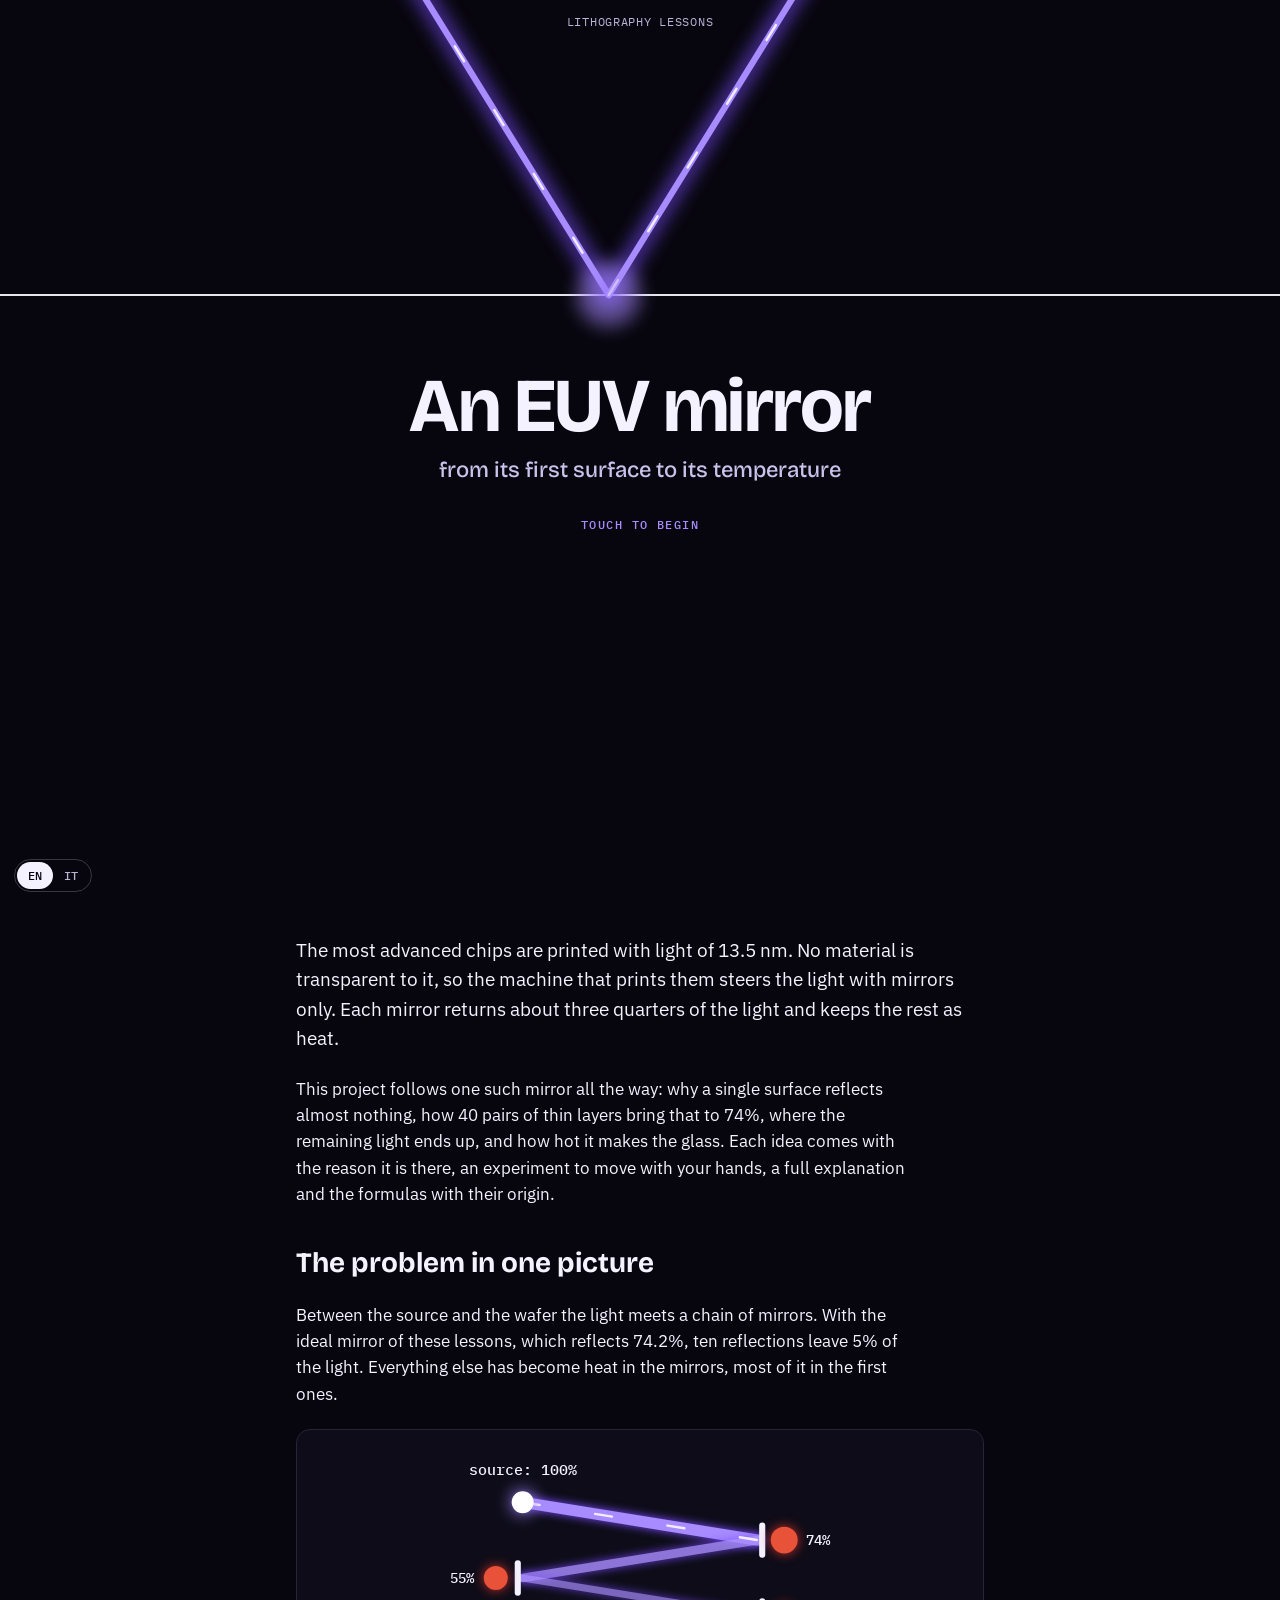
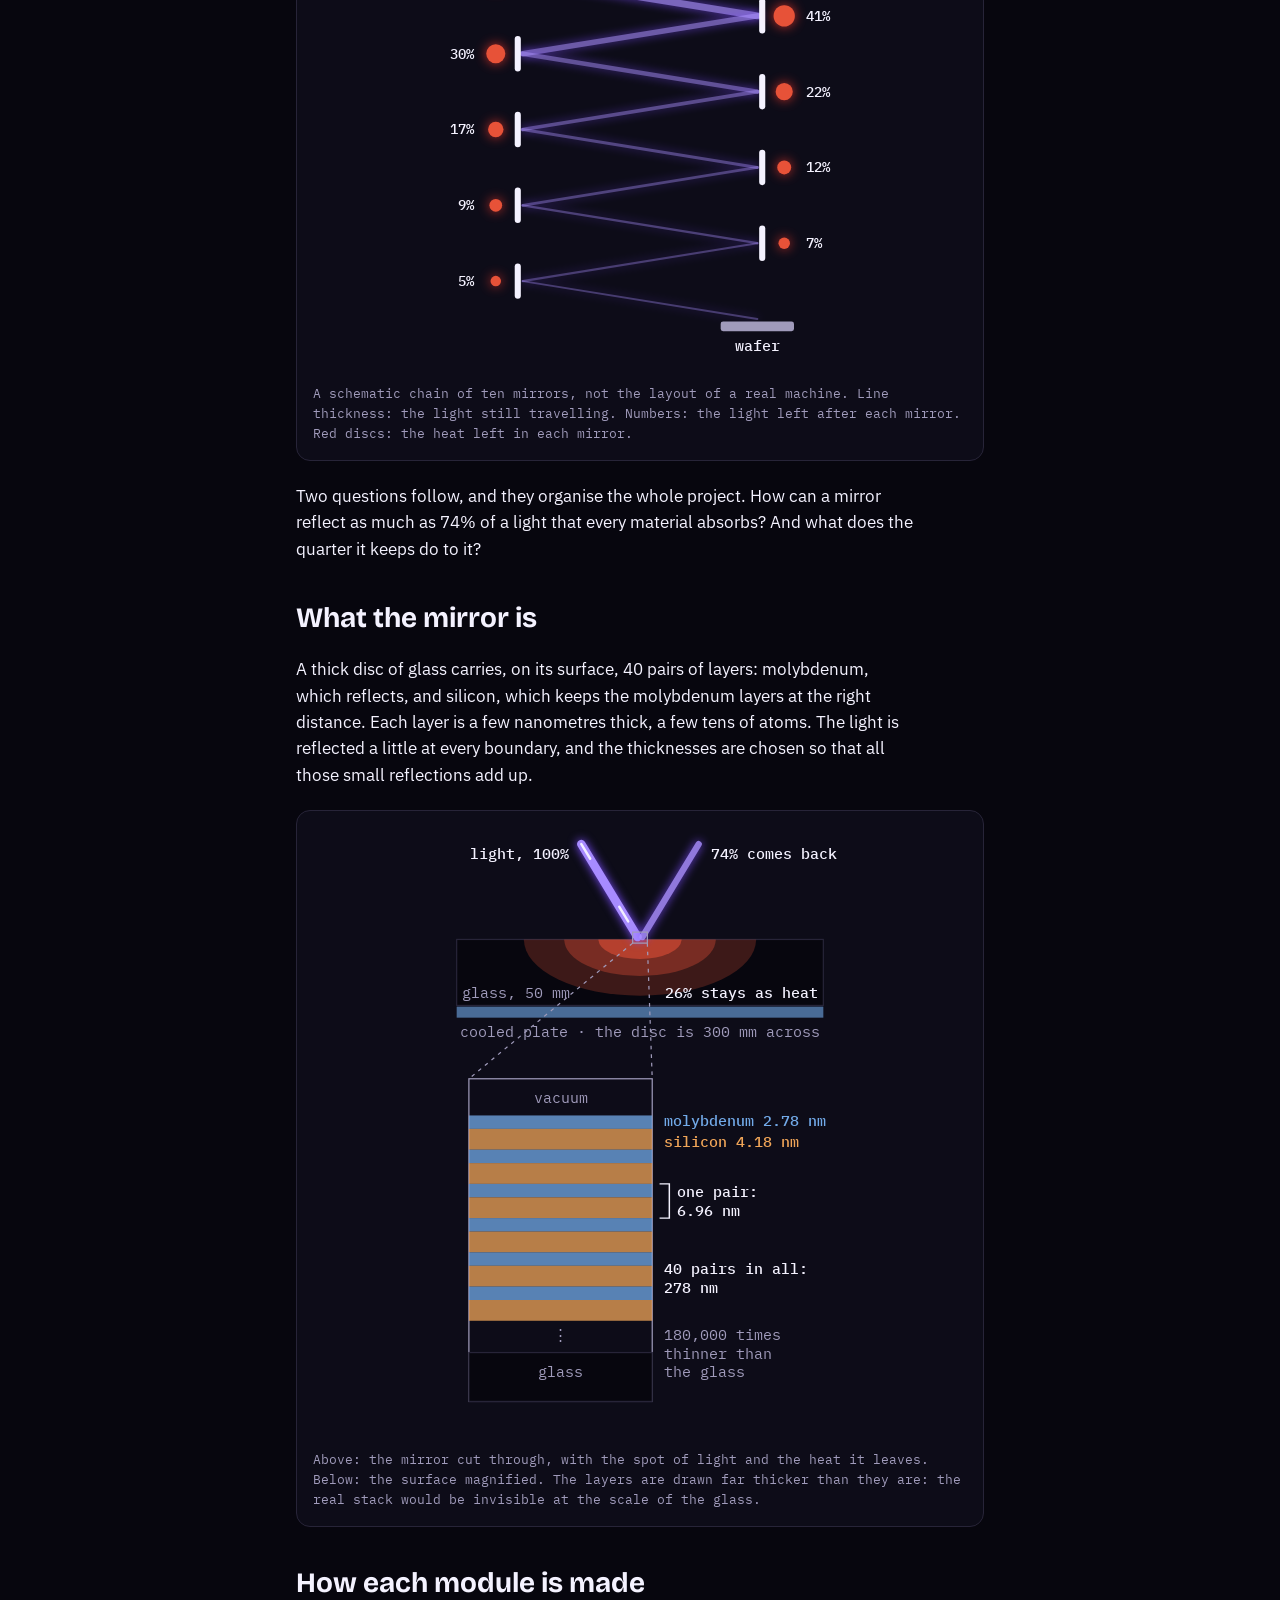
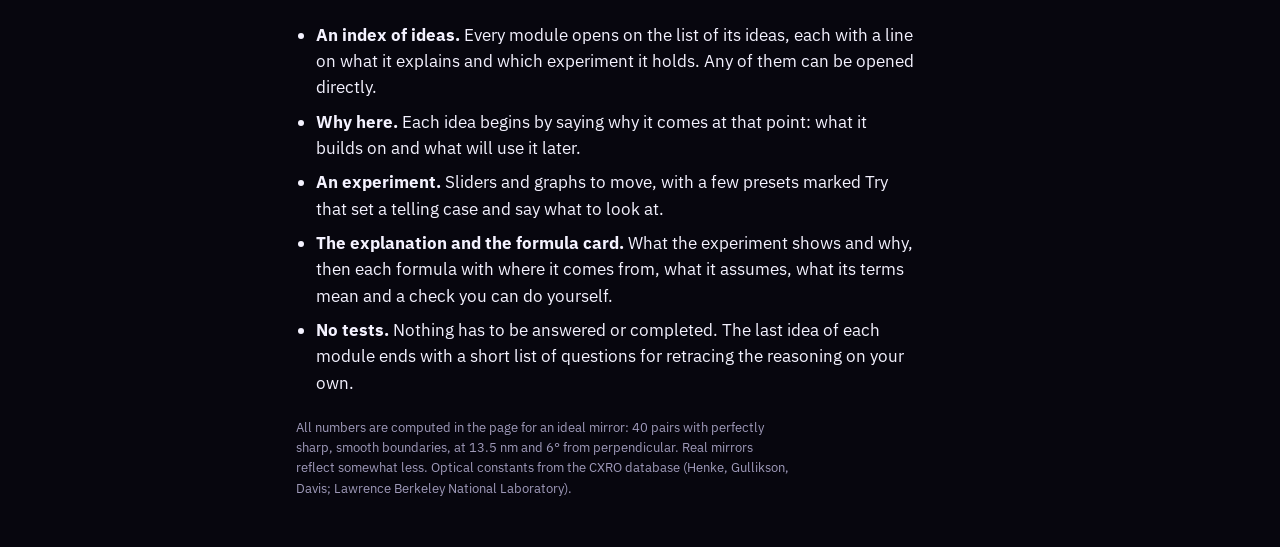
<file: index.html>
<!doctype html>
<html lang="en">
<head>
<meta charset="utf-8">
<meta name="viewport" content="width=device-width, initial-scale=1, viewport-fit=cover">
<title>Lithography Lessons</title>
<meta name="description" content="Interactive lessons on an EUV multilayer mirror: from the reflection of one surface to the heat it absorbs and its temperature.">
<meta name="theme-color" content="#07060E">
<meta name="mobile-web-app-capable" content="yes">
<meta name="apple-mobile-web-app-capable" content="yes">
<meta name="apple-mobile-web-app-status-bar-style" content="black">
<meta name="apple-mobile-web-app-title" content="Litho Lessons">
<link rel="manifest" href="manifest.webmanifest">
<link rel="apple-touch-icon" href="icon-180.png">
<link rel="icon" href="icon-180.png">
<link rel="stylesheet" href="https://fonts.googleapis.com/css2?family=Bricolage+Grotesque:opsz,wght@12..96,500;12..96,700&family=IBM+Plex+Sans:wght@400;500;600&family=IBM+Plex+Mono:wght@400;500&display=swap">
<script>try { if (!sessionStorage.getItem("litho-intro-seen") && !location.hash) document.documentElement.classList.add("intro"); } catch (e) {}</script>
<style>
:root {
  color-scheme: dark;
  --bg: #07060E; --surface: #0D0C18;
  --ink: #F4F2FF; --muted: #A09BBB; --line: #272438;
  --accent: #A78BFF; --accent-ink: #07060E; --accent-soft: #221B40;
  --mo: #72AAE9; --si: #F0A558;
  --good: #4FC78D; --good-soft: #153527; --bad: #FF5A3C; --bad-soft: #3D1B1A;
  --display: "Bricolage Grotesque", "Trebuchet MS", sans-serif;
  --body: "IBM Plex Sans", "Segoe UI", system-ui, sans-serif;
  --mono: "IBM Plex Mono", ui-monospace, Menlo, monospace;
}

* { box-sizing: border-box; }
body { margin: 0; background: var(--bg); color: var(--ink); font-family: var(--body); font-size: 17px; line-height: 1.55; }
main { max-width: 720px; margin: 0 auto; padding: 36px 16px calc(48px + env(safe-area-inset-bottom, 0px)); display: flex; flex-direction: column; gap: 22px; }
main > * { min-width: 0; }
.bar { display: flex; justify-content: space-between; align-items: center; gap: 12px; }
.lang { display: inline-flex; border: 1px solid var(--line); border-radius: 999px; padding: 2px; cursor: pointer; }
.lang button { font: 500 11px var(--mono); border: 0; background: none; color: var(--muted); padding: 3px 8px; border-radius: 999px; cursor: pointer; }
.lang button[aria-pressed="true"] { background: var(--ink); color: var(--bg); }
.eyebrow { font: 12px var(--mono); letter-spacing: .06em; text-transform: uppercase; color: var(--muted); }
h1 { font-family: var(--display); font-weight: 700; font-size: clamp(30px, 6vw, 42px); line-height: 1.08; margin: 0; text-wrap: balance; }
h2 { font-family: var(--display); font-weight: 700; font-size: clamp(22px, 4.4vw, 28px); line-height: 1.15; margin: 18px 0 0; text-wrap: balance; }
p { margin: 0; max-width: 62ch; }
.lead { font-size: 19px; }
figure { margin: 0; background: var(--surface); border: 1px solid var(--line); border-radius: 14px; padding: 16px; display: flex; flex-direction: column; gap: 12px; }
figure svg { display: block; width: 100%; max-width: 440px; height: auto; margin: 0 auto; }
figcaption { font-size: 13px; color: var(--muted); font-family: var(--mono); }
svg text { font: 500 12px var(--mono); fill: var(--ink); }
svg text.dim { fill: var(--muted); font-weight: 400; }
svg text.num { font-size: 11.5px; }
svg text.tmo { fill: var(--mo); } svg text.tsi { fill: var(--si); }
svg .beam { stroke: var(--accent); stroke-linecap: round; filter: drop-shadow(0 0 4px #7C4DFF); }
svg .src { fill: #FFFFFF; filter: drop-shadow(0 0 7px #A78BFF); }
svg .mir { stroke: var(--ink); stroke-width: 5; stroke-linecap: round; }
svg .heat, svg .hot { fill: var(--bad); }
svg .heat { opacity: .9; filter: drop-shadow(0 0 5px #E0352B); }
figure .mo { fill: #3E7FD0; opacity: .6; } figure .si { fill: #E08A2A; opacity: .42; }
figure .glass { fill: #10111E; }
svg .wafer { fill: var(--muted); }
svg .glass { fill: var(--bg); stroke: var(--line); }
svg .cool { fill: var(--mo); opacity: .6; }
svg .mo { fill: var(--mo); opacity: .75; } svg .si { fill: var(--si); opacity: .75; }
svg .zoom, svg .panel { fill: none; stroke: var(--muted); stroke-width: 1; }
svg .zl { stroke: var(--muted); stroke-width: 1; stroke-dasharray: 3 4; }
svg .brace { fill: none; stroke: var(--ink); stroke-width: 1.2; }
.how { margin: 0; padding-left: 1.2em; display: flex; flex-direction: column; gap: 8px; max-width: 62ch; }
.foot { font-size: 13px; color: var(--muted); }
/* The opening stage: cover, the mirror building itself, then the same scene as the map of the modules. Always dark. */
.stage { position: relative; height: 100svh; min-height: 600px; overflow: hidden; background: #07060E; color: #F4F2FF; user-select: none; -webkit-user-select: none; }
.stage svg { position: absolute; inset: 0; width: 100%; height: 100%; overflow: visible; }
.stage svg text { fill: #F4F2FF; }
.stage .mo { fill: #3E7FD0; opacity: .5; } .stage .si { fill: #E08A2A; opacity: .34; }
.stage .edge { stroke: #BFD9FF; stroke-width: 1; opacity: .45; }
.stage .surf { stroke: #FFFFFF; stroke-width: 1.6; opacity: .9; }
.stage .glass { fill: #10111E; stroke: none; }
.stage .plate { fill: #2C6CB4; opacity: .75; }
.stage .flow { stroke: #CFE4FF; stroke-width: 2; stroke-dasharray: 3 21; stroke-linecap: round; opacity: .7; animation: run 1.6s linear infinite; }
.stage .b-glow { stroke: #7C4DFF; stroke-linecap: round; filter: url(#blur); }
.stage .b-core { stroke: #A78BFF; stroke-linecap: round; }
.b-pulse { stroke: #FFFFFF; stroke-linecap: round; stroke-dasharray: 14 46; opacity: .85; animation: run 1.1s linear infinite; }
.stage .b-in { stroke: #A78BFF; stroke-width: 3; stroke-linecap: round; stroke-dasharray: 3 7; opacity: .7; animation: run 1.4s linear infinite; }
.breath { animation: breath 3.2s ease-in-out infinite; }
.stage .ring { fill: rgba(7,6,14,.72); stroke: #FFFFFF; stroke-width: 1.6; }
.stage text.bn { font: 600 14px var(--mono); }
.stage text.mt { font: 700 17px var(--display); paint-order: stroke; stroke: rgba(7,6,14,.55); stroke-width: 4px; stroke-linejoin: round; }
.stage text.mk { font: 500 12px var(--mono); fill: #D9D3F5; paint-order: stroke; stroke: rgba(7,6,14,.55); stroke-width: 4px; stroke-linejoin: round; }
.stage text.dim { fill: #8E8AA8; }
.stage .zone { fill: #FFFFFF; opacity: 0; transition: opacity .2s; }
.stage a { cursor: pointer; } .stage a:focus-visible { outline: none; }
.stage a:hover .zone, .stage a:focus-visible .zone { opacity: .07; }
.stage a:hover .ring, .stage a:focus-visible .ring, .stage a:active .ring { fill: #7C4DFF; }
.stage .soon .ring { stroke: #8E8AA8; stroke-dasharray: 3 3; } .stage .soon text { fill: #8E8AA8; }
.stage .eyebrow { position: absolute; top: calc(14px + env(safe-area-inset-top, 0px)); left: 0; right: 0; text-align: center; color: #B9B3D6; pointer-events: none; }
.stage .tip { position: absolute; top: calc(33px + env(safe-area-inset-top, 0px)); left: 0; right: 0; text-align: center; font: 11px var(--mono); color: #8E8AA8; pointer-events: none; }
#cover { position: absolute; left: 0; right: 0; top: 41%; padding: 0 22px; text-align: center; opacity: 0; visibility: hidden; pointer-events: none; }
#cover h1 { font-size: clamp(44px, 13vw, 76px); line-height: .98; letter-spacing: -.02em; }
#cover p { max-width: none; margin-top: 14px; font: 500 clamp(17px, 4.6vw, 22px) var(--display); color: #C9C2EA; text-wrap: balance; }
#cover .go { margin-top: 34px; font: 500 12px var(--mono); letter-spacing: .12em; text-transform: uppercase; color: #A78BFF; animation: breath 2s ease-in-out infinite; }
.sbar { position: absolute; left: 0; right: 0; bottom: 0; display: flex; justify-content: space-between; align-items: center; gap: 10px; padding: 0 14px calc(8px + env(safe-area-inset-bottom, 0px)); }
.sbar .lang { border-color: rgba(255,255,255,.2); } .sbar .lang button { background: none; color: #B9B3D6; padding: 6px 11px; font-size: 12px; }
.sbar .lang button[aria-pressed="true"] { background: #F4F2FF; color: #07060E; }
html.intro .stage .late, html.intro .tip { opacity: 0; }
body.locked { overflow: hidden; }
.draw { stroke-dasharray: 1; animation: draw .7s both; } .draw.out { animation-delay: .45s; }
@keyframes draw { from { stroke-dashoffset: 1; } to { stroke-dashoffset: 0; } }
@keyframes run { to { stroke-dashoffset: -60; } }
@keyframes breath { 50% { opacity: .55; } }
@media (prefers-reduced-motion: reduce) { .stage *, figure * { animation: none !important; } }
:focus-visible { outline: 3px solid var(--accent); outline-offset: 2px; }
</style>
</head>
<body>
<section class="stage" id="stage">
  <svg viewBox="0 0 390 720" preserveAspectRatio="xMidYMid meet" role="img" aria-labelledby="mapt"><title id="mapt">The mirror cut through, with the eight modules marked where each one looks.</title>
    <defs><filter id="blur" x="-50%" y="-50%" width="200%" height="200%"><feGaussianBlur stdDeviation="7"/></filter>
    <radialGradient id="hg"><stop offset="0" stop-color="#FF5A3C" stop-opacity=".95"/><stop offset=".45" stop-color="#E0352B" stop-opacity=".45"/><stop offset="1" stop-color="#E0352B" stop-opacity="0"/></radialGradient>
    <clipPath id="gc"><rect x="-1200" y="474" width="2800" height="178"/></clipPath></defs>
    <rect class="glass late" id="glass" x="-1200" y="456" width="2800" height="196"/>
    <g class="late" id="heat" clip-path="url(#gc)"><ellipse class="breath" cx="170" cy="474" rx="210" ry="150" fill="url(#hg)"/></g>
    <g class="late" id="plate"><rect class="plate" x="-1200" y="652" width="2800" height="20"/><line class="flow" x1="-1200" y1="662" x2="1600" y2="662"/></g>
    <g class="late lay"><rect class="mo" x="-1200" y="236" width="2800" height="18"/><line class="edge" x1="-1200" y1="236" x2="1600" y2="236"/></g><g class="late lay"><rect class="si" x="-1200" y="254" width="2800" height="26"/></g><g class="late lay"><rect class="mo" x="-1200" y="280" width="2800" height="18"/><line class="edge" x1="-1200" y1="280" x2="1600" y2="280"/></g><g class="late lay"><rect class="si" x="-1200" y="298" width="2800" height="26"/></g><g class="late lay"><rect class="mo" x="-1200" y="324" width="2800" height="18"/><line class="edge" x1="-1200" y1="324" x2="1600" y2="324"/></g><g class="late lay"><rect class="si" x="-1200" y="342" width="2800" height="26"/></g><g class="late lay"><rect class="mo" x="-1200" y="368" width="2800" height="18"/><line class="edge" x1="-1200" y1="368" x2="1600" y2="368"/></g><g class="late lay"><rect class="si" x="-1200" y="386" width="2800" height="26"/></g><g class="late lay"><rect class="mo" x="-1200" y="412" width="2800" height="18"/><line class="edge" x1="-1200" y1="412" x2="1600" y2="412"/></g><g class="late lay"><rect class="si" x="-1200" y="430" width="2800" height="26"/></g>
    <text class="dim late lay" x="170" y="470" text-anchor="middle">⋮</text>
    <g class="late" id="through"><line class="b-in" x1="170" y1="236" x2="196" y2="434"/><circle cx="196" cy="434" r="20" fill="url(#hg)"/></g>
    <line class="surf" x1="-1200" y1="236" x2="1600" y2="236"/>
    <g ><line class="b-glow draw" pathLength="1" x1="-174.2" y1="-320" x2="170.0" y2="236" stroke-width="16" opacity=".55"/><line class="b-core draw" pathLength="1" x1="-174.2" y1="-320" x2="170.0" y2="236" stroke-width="5"/><line class="b-pulse" x1="-174.2" y1="-320" x2="170.0" y2="236" stroke-width="2"/></g>
    <g id="refl"><line class="b-glow draw out" pathLength="1" x1="170.0" y1="236" x2="514.2" y2="-320" stroke-width="16" opacity=".55"/><line class="b-core draw out" pathLength="1" x1="170.0" y1="236" x2="514.2" y2="-320" stroke-width="5"/><line class="b-pulse" x1="170.0" y1="236" x2="514.2" y2="-320" stroke-width="2"/></g>
    <circle cx="170" cy="236" r="26" fill="#A78BFF" opacity=".5" filter="url(#blur)"/>
    <a class="late row" data-n="4" href="module-4.html"><rect class="zone" x="-1200" y="40" width="2800" height="150"/><circle class="ring" cx="257" cy="96" r="15"/><text class="bn" x="257" y="101" text-anchor="middle">4</text><text class="mt" x="236" y="93" text-anchor="end">The reflected band</text><text class="mk" x="236" y="110" text-anchor="end">0.64 nm wide</text></a>
    <a class="late row" data-n="2" href="module-2.html"><rect class="zone" x="-1200" y="236" width="2800" height="44"/><circle class="ring" cx="30" cy="259" r="15"/><text class="bn" x="30" y="264" text-anchor="middle">2</text><text class="mt" x="52" y="258" text-anchor="start">One thin film</text><text class="mk" x="52" y="275" text-anchor="start">reflects 0.61%</text></a>
    <a class="late row" data-n="1" href="module-1.html"><rect class="zone" x="-1200" y="190" width="2800" height="46"/><circle class="ring" cx="352" cy="236" r="15"/><text class="bn" x="352" y="241" text-anchor="middle">1</text><text class="mt" x="330" y="208" text-anchor="end">One surface</text><text class="mk" x="330" y="225" text-anchor="end">reflects 0.16%</text></a>
    <a class="late row" data-n="3" href="module-3.html"><rect class="zone" x="-1200" y="280" width="2800" height="132"/><circle class="ring" cx="352" cy="346" r="15"/><text class="bn" x="352" y="351" text-anchor="middle">3</text><text class="mt" x="330" y="343" text-anchor="end">Forty pairs</text><text class="mk" x="330" y="360" text-anchor="end">reflect 74.2%</text></a>
    <a class="late row" data-n="5" href="module-5.html"><rect class="zone" x="-1200" y="412" width="2800" height="62"/><circle class="ring" cx="196" cy="434" r="15"/><text class="bn" x="196" y="439" text-anchor="middle">5</text><text class="mt" x="218" y="431" text-anchor="start">The light that stays</text><text class="mk" x="218" y="448" text-anchor="start">25.8% ends as heat</text></a>
    <a class="late row" data-n="6" href="module-6.html"><rect class="zone" x="-1200" y="474" width="2800" height="92"/><circle class="ring" cx="170" cy="524" r="15"/><text class="bn" x="170" y="529" text-anchor="middle">6</text><text class="mt" x="192" y="521" text-anchor="start">The temperature</text><text class="mk" x="192" y="538" text-anchor="start">154 K above the back</text></a>
    <g class="late row soon" data-n="7"><rect class="zone" x="-1200" y="566" width="2800" height="58"/><circle class="ring" cx="30" cy="598" r="15"/><text class="bn" x="30" y="603" text-anchor="middle">7</text><text class="mt" x="52" y="595" text-anchor="start">The surface moves</text><text class="mk" x="52" y="612" text-anchor="start">in preparation</text></g>
    <g class="late row soon" data-n="8"><rect class="zone" x="-1200" y="624" width="2800" height="66"/><circle class="ring" cx="352" cy="662" r="15"/><text class="bn" x="352" y="667" text-anchor="middle">8</text><text class="mt" x="330" y="636" text-anchor="end">The cooling</text><text class="mk" x="330" y="653" text-anchor="end">in preparation</text></g>
  </svg>
  <div class="eyebrow">Lithography Lessons</div>
  <div class="tip">touch a number</div>
  <div id="cover"><h1>An EUV mirror</h1><p>from its first surface to its temperature</p><div class="go">Touch to begin</div></div>
  <div class="sbar"><span class="lang" id="t-lang" role="group" aria-label="Language"><button data-l="en">EN</button><button data-l="it">IT</button></span></div>
</section>
<main>
  <p class="lead">The most advanced chips are printed with light of 13.5 nm. No material is transparent to it, so the machine that prints them steers the light with mirrors only. Each mirror returns about three quarters of the light and keeps the rest as heat.</p>
  <p>This project follows one such mirror all the way: why a single surface reflects almost nothing, how 40 pairs of thin layers bring that to 74%, where the remaining light ends up, and how hot it makes the glass. Each idea comes with the reason it is there, an experiment to move with your hands, a full explanation and the formulas with their origin.</p>
  <h2>The problem in one picture</h2>
  <p>Between the source and the wafer the light meets a chain of mirrors. With the ideal mirror of these lessons, which reflects 74.2%, ten reflections leave 5% of the light. Everything else has become heat in the mirrors, most of it in the first ones.</p>
  <figure>
    <svg viewBox="0 0 360 430" role="img" aria-labelledby="f1t"><title id="f1t">Light bouncing along ten mirrors, weaker after each one, with the heat left in each mirror.</title>
    <line class="beam" x1="84" y1="46" x2="276" y2="77" stroke-width="9.2" opacity="1.00"/>
    <line class="beam" x1="276" y1="77" x2="84" y2="108" stroke-width="7.1" opacity="0.83"/>
    <line class="beam" x1="84" y1="108" x2="276" y2="139" stroke-width="5.6" opacity="0.71"/>
    <line class="beam" x1="276" y1="139" x2="84" y2="170" stroke-width="4.5" opacity="0.62"/>
    <line class="beam" x1="84" y1="170" x2="276" y2="201" stroke-width="3.6" opacity="0.55"/>
    <line class="beam" x1="276" y1="201" x2="84" y2="232" stroke-width="3.0" opacity="0.50"/>
    <line class="beam" x1="84" y1="232" x2="276" y2="263" stroke-width="2.5" opacity="0.46"/>
    <line class="beam" x1="276" y1="263" x2="84" y2="294" stroke-width="2.2" opacity="0.43"/>
    <line class="beam" x1="84" y1="294" x2="276" y2="325" stroke-width="1.9" opacity="0.41"/>
    <line class="beam" x1="276" y1="325" x2="84" y2="356" stroke-width="1.7" opacity="0.39"/>
    <line class="beam" x1="84" y1="356" x2="276" y2="387" stroke-width="1.6" opacity="0.38"/>
    <line class="b-pulse" x1="84" y1="46" x2="276" y2="77" stroke-width="2"/>
    <circle class="src" cx="84" cy="46" r="9"/>
    <text x="84" y="24" text-anchor="middle">source: 100%</text>
    <line class="mir" x1="280" y1="65" x2="280" y2="89"/>
    <text class="num" x="316" y="81" text-anchor="start">74%</text>
    <line class="mir" x1="80" y1="96" x2="80" y2="120"/>
    <text class="num" x="44" y="112" text-anchor="end">55%</text>
    <line class="mir" x1="280" y1="127" x2="280" y2="151"/>
    <text class="num" x="316" y="143" text-anchor="start">41%</text>
    <line class="mir" x1="80" y1="158" x2="80" y2="182"/>
    <text class="num" x="44" y="174" text-anchor="end">30%</text>
    <line class="mir" x1="280" y1="189" x2="280" y2="213"/>
    <text class="num" x="316" y="205" text-anchor="start">22%</text>
    <line class="mir" x1="80" y1="220" x2="80" y2="244"/>
    <text class="num" x="44" y="236" text-anchor="end">17%</text>
    <line class="mir" x1="280" y1="251" x2="280" y2="275"/>
    <text class="num" x="316" y="267" text-anchor="start">12%</text>
    <line class="mir" x1="80" y1="282" x2="80" y2="306"/>
    <text class="num" x="44" y="298" text-anchor="end">9%</text>
    <line class="mir" x1="280" y1="313" x2="280" y2="337"/>
    <text class="num" x="316" y="329" text-anchor="start">7%</text>
    <line class="mir" x1="80" y1="344" x2="80" y2="368"/>
    <text class="num" x="44" y="360" text-anchor="end">5%</text>
    <g class="breath">
    <circle class="heat" cx="298" cy="77" r="11.0"/>
    <circle class="heat" cx="62" cy="108" r="9.8"/>
    <circle class="heat" cx="298" cy="139" r="8.7"/>
    <circle class="heat" cx="62" cy="170" r="7.8"/>
    <circle class="heat" cx="298" cy="201" r="7.0"/>
    <circle class="heat" cx="62" cy="232" r="6.3"/>
    <circle class="heat" cx="298" cy="263" r="5.7"/>
    <circle class="heat" cx="62" cy="294" r="5.2"/>
    <circle class="heat" cx="298" cy="325" r="4.7"/>
    <circle class="heat" cx="62" cy="356" r="4.3"/>
    </g>
    <rect class="wafer" x="246" y="389" width="60" height="8" rx="2"/>
    <text x="276" y="413" text-anchor="middle">wafer</text>
    </svg>
    <figcaption>A schematic chain of ten mirrors, not the layout of a real machine. Line thickness: the light still travelling. Numbers: the light left after each mirror. Red discs: the heat left in each mirror.</figcaption>
  </figure>
  <p>Two questions follow, and they organise the whole project. How can a mirror reflect as much as 74% of a light that every material absorbs? And what does the quarter it keeps do to it?</p>
  <h2>What the mirror is</h2>
  <p>A thick disc of glass carries, on its surface, 40 pairs of layers: molybdenum, which reflects, and silicon, which keeps the molybdenum layers at the right distance. Each layer is a few nanometres thick, a few tens of atoms. The light is reflected a little at every boundary, and the thicknesses are chosen so that all those small reflections add up.</p>
  <figure>
    <svg viewBox="0 0 360 500" role="img" aria-labelledby="f2t"><title id="f2t">A disc of glass on a cooled plate, with a magnified view of the 40 pairs of layers on its surface.</title>
    <defs><clipPath id="gl"><rect x="30" y="92" width="300" height="54"/></clipPath></defs>
    <rect class="glass" x="30" y="92" width="300" height="54"/>
    <g class="breath">
    <ellipse class="hot" cx="180" cy="92" rx="95" ry="46" opacity="0.22" clip-path="url(#gl)"/>
    <ellipse class="hot" cx="180" cy="92" rx="62" ry="30" opacity="0.3" clip-path="url(#gl)"/>
    <ellipse class="hot" cx="180" cy="92" rx="34" ry="16" opacity="0.45" clip-path="url(#gl)"/>
    </g>
    <rect class="cool" x="30" y="147" width="300" height="9"/>
    <line class="beam" x1="132" y1="14" x2="178" y2="90" stroke-width="7"/><line class="b-pulse" x1="132" y1="14" x2="178" y2="90" stroke-width="2"/><line class="beam" x1="182" y1="90" x2="228" y2="14" stroke-width="5.2" opacity=".85"/>
    <text x="122" y="26" text-anchor="end">light, 100%</text>
    <text x="238" y="26">74% comes back</text>
    <text x="326" y="140" text-anchor="end">26% stays as heat</text>
    <text class="dim" x="34" y="140">glass, 50 mm</text>
    <text class="dim" x="180" y="172" text-anchor="middle">cooled plate · the disc is 300 mm across</text>
    <rect class="zoom" x="174" y="86" width="12" height="9"/><line class="zl" x1="174" y1="95" x2="40" y2="206"/><line class="zl" x1="186" y1="95" x2="190" y2="206"/>
    <rect class="panel" x="40" y="206" width="150" height="264"/>
    <text class="dim" x="115" y="226" text-anchor="middle">vacuum</text>
    <rect class="mo" x="40" y="236" width="150" height="11"/><rect class="si" x="40" y="247" width="150" height="17"/>
    <rect class="mo" x="40" y="264" width="150" height="11"/><rect class="si" x="40" y="275" width="150" height="17"/>
    <rect class="mo" x="40" y="292" width="150" height="11"/><rect class="si" x="40" y="303" width="150" height="17"/>
    <rect class="mo" x="40" y="320" width="150" height="11"/><rect class="si" x="40" y="331" width="150" height="17"/>
    <rect class="mo" x="40" y="348" width="150" height="11"/><rect class="si" x="40" y="359" width="150" height="17"/>
    <rect class="mo" x="40" y="376" width="150" height="11"/><rect class="si" x="40" y="387" width="150" height="17"/>
    <text class="dim" x="115" y="420" text-anchor="middle">⋮</text>
    <rect class="glass" x="40" y="430" width="150" height="40"/>
    <text class="dim" x="115" y="450" text-anchor="middle">glass</text>
    <text x="200" y="245" class="tmo">molybdenum 2.78 nm</text><text x="200" y="262" class="tsi">silicon 4.18 nm</text>
    <path class="brace" d="M196 292 h8 v28 h-8"/><text x="210" y="303">one pair:</text><text x="210" y="318">6.96 nm</text>
    <text x="200" y="366">40 pairs in all:</text><text x="200" y="381">278 nm</text>
    <text class="dim" x="200" y="420">180,000 times</text><text class="dim" x="200" y="435">thinner than</text><text class="dim" x="200" y="450">the glass</text>
    </svg>
    <figcaption>Above: the mirror cut through, with the spot of light and the heat it leaves. Below: the surface magnified. The layers are drawn far thicker than they are: the real stack would be invisible at the scale of the glass.</figcaption>
  </figure>
  <h2>How each module is made</h2>
  <ul class="how">
    <li><strong>An index of ideas.</strong> Every module opens on the list of its ideas, each with a line on what it explains and which experiment it holds. Any of them can be opened directly.</li>
    <li><strong>Why here.</strong> Each idea begins by saying why it comes at that point: what it builds on and what will use it later.</li>
    <li><strong>An experiment.</strong> Sliders and graphs to move, with a few presets marked Try that set a telling case and say what to look at.</li>
    <li><strong>The explanation and the formula card.</strong> What the experiment shows and why, then each formula with where it comes from, what it assumes, what its terms mean and a check you can do yourself.</li>
    <li><strong>No tests.</strong> Nothing has to be answered or completed. The last idea of each module ends with a short list of questions for retracing the reasoning on your own.</li>
  </ul>
  <p class="foot">All numbers are computed in the page for an ideal mirror: 40 pairs with perfectly sharp, smooth boundaries, at 13.5 nm and 6° from perpendicular. Real mirrors reflect somewhat less. Optical constants from the CXRO database (Henke, Gullikson, Davis; Lawrence Berkeley National Laboratory).</p>
</main>
<script src="https://cdnjs.cloudflare.com/ajax/libs/gsap/3.12.5/gsap.min.js"></script>
<script>
// Italian strings keyed by their English source; the choice is shared with the lesson pages.
const IT = {
  
  
  "Touch to begin": "Tocca per iniziare",
  "touch a number": "tocca un numero",
  "An EUV mirror": "Uno specchio EUV",
  "from its first surface to its temperature": "dalla prima superficie alla sua temperatura",
  "The mirror cut through, with the eight modules marked where each one looks.": "Lo specchio in sezione, con gli otto moduli segnati nel punto che ciascuno guarda.",
  "The reflected band": "La banda riflessa",
  "0.64 nm wide": "larga 0,64 nm",
  "One surface": "Una superficie",
  "reflects 0.16%": "riflette lo 0,16%",
  "One thin film": "Un film sottile",
  "reflects 0.61%": "riflette lo 0,61%",
  "Forty pairs": "Quaranta coppie",
  "reflect 74.2%": "riflettono il 74,2%",
  "The light that stays": "La luce che resta",
  "25.8% ends as heat": "25,8% in calore",
  "The temperature": "La temperatura",
  "154 K above the back": "154 K sopra il retro",
  "The surface moves": "La deformazione",
  "in preparation": "in preparazione",
  "The cooling": "Il raffreddamento",
  "Light bouncing along ten mirrors, weaker after each one, with the heat left in each mirror.": "Luce che rimbalza lungo dieci specchi, più debole dopo ciascuno, con il calore lasciato in ogni specchio.",
  "source: 100%": "sorgente: 100%",
  "wafer": "wafer",
  "A disc of glass on a cooled plate, with a magnified view of the 40 pairs of layers on its surface.": "Un disco di vetro su una piastra raffreddata, con una vista ingrandita delle 40 coppie di strati sulla sua superficie.",
  "light, 100%": "luce, 100%",
  "74% comes back": "torna il 74%",
  "26% stays as heat": "il 26% resta: calore",
  "glass, 50 mm": "vetro, 50 mm",
  "cooled plate · the disc is 300 mm across": "piastra raffreddata · il disco è largo 300 mm",
  "vacuum": "vuoto",
  "glass": "vetro",
  "molybdenum 2.78 nm": "molibdeno 2,78 nm",
  "silicon 4.18 nm": "silicio 4,18 nm",
  "one pair:": "una coppia:",
  "6.96 nm": "6,96 nm",
  "40 pairs in all:": "40 coppie in tutto:",
  "278 nm": "278 nm",
  "180,000 times": "180.000 volte",
  "thinner than": "più sottile",
  "the glass": "del vetro",
  "How much EUV light does a single surface reflect?": "Quanta luce EUV riflette una singola superficie?",
  "Refractive index, absorption, the Fresnel formula.": "Indice di rifrazione, assorbimento, formula di Fresnel.",
  "one surface reflects": "riflette una superficie",
  "What do two surfaces close together do?": "Cosa fanno due superfici vicine?",
  "Interference, the phase a layer adds, the Airy formula.": "Interferenza, fase aggiunta da uno strato, formula di Airy.",
  "one film reflects": "riflette un film",
  "How do 80 weak surfaces make a 74% mirror?": "Come fanno 80 superfici deboli a dare uno specchio al 74%?",
  "The Bragg condition, saturation, the transfer-matrix method.": "Condizione di Bragg, saturazione, metodo delle matrici di trasferimento.",
  "forty pairs reflect": "riflettono quaranta coppie",
  "How narrow is the peak, and what moves it?": "Quanto è stretto il picco, e cosa lo sposta?",
  "Bandwidth, period, angle, the share of molybdenum.": "Larghezza di banda, periodo, angolo, quota di molibdeno.",
  "width of the peak": "larghezza del picco",
  "Where does the light that does not come back go?": "Dove finisce la luce che non torna indietro?",
  "The standing wave, the field inside the stack, absorption.": "Onda stazionaria, campo dentro lo stack, assorbimento.",
  "ends as heat": "finisce in calore",
  "How hot does the mirror get?": "Quanto si scalda lo specchio?",
  "Heat flux, conduction, the temperature of a cooled disc.": "Flusso di calore, conduzione, temperatura di un disco raffreddato.",
  "above the cooled back": "sopra il retro raffreddato",
  "0.16%": "0,16%",
  "0.61%": "0,61%",
  "74.2%": "74,2%",
  "0.64 nm": "0,64 nm",
  "25.8%": "25,8%",
  "In preparation.": "In preparazione.",
  "Lithography Lessons": "Lezioni di litografia",
  "An EUV mirror, from its first surface to its temperature": "Uno specchio EUV, dalla prima superficie alla sua temperatura",
  "The most advanced chips are printed with light of 13.5 nm. No material is transparent to it, so the machine that prints them steers the light with mirrors only. Each mirror returns about three quarters of the light and keeps the rest as heat.": "I chip più avanzati sono stampati con luce a 13,5 nm. Nessun materiale è trasparente a questa luce, quindi la macchina che li stampa la guida solo con specchi. Ogni specchio restituisce circa tre quarti della luce e trattiene il resto come calore.",
  "This project follows one such mirror all the way: why a single surface reflects almost nothing, how 40 pairs of thin layers bring that to 74%, where the remaining light ends up, and how hot it makes the glass. Each idea comes with the reason it is there, an experiment to move with your hands, a full explanation and the formulas with their origin.": "Questo progetto segue uno di questi specchi fino in fondo: perché una singola superficie non riflette quasi nulla, come 40 coppie di strati sottili portano quel valore al 74%, dove finisce la luce restante, e quanto scalda il vetro. Ogni idea arriva con il motivo per cui è lì, un esperimento da muovere con le mani, una spiegazione completa e le formule con la loro origine.",
  "Start from module 1": "Inizia dal modulo 1",
  "The problem in one picture": "Il problema in un'immagine",
  "Between the source and the wafer the light meets a chain of mirrors. With the ideal mirror of these lessons, which reflects 74.2%, ten reflections leave 5% of the light. Everything else has become heat in the mirrors, most of it in the first ones.": "Tra la sorgente e il wafer la luce incontra una catena di specchi. Con lo specchio ideale di queste lezioni, che riflette il 74,2%, dieci riflessioni lasciano il 5% della luce. Tutto il resto è diventato calore negli specchi, la maggior parte nei primi.",
  "A schematic chain of ten mirrors, not the layout of a real machine. Line thickness: the light still travelling. Numbers: the light left after each mirror. Red discs: the heat left in each mirror.": "Una catena schematica di dieci specchi, non la disposizione di una macchina vera. Spessore della linea: la luce ancora in viaggio. Numeri: la luce rimasta dopo ogni specchio. Dischi rossi: il calore lasciato in ogni specchio.",
  "Two questions follow, and they organise the whole project. How can a mirror reflect as much as 74% of a light that every material absorbs? And what does the quarter it keeps do to it?": "Ne seguono due domande, e organizzano tutto il progetto. Come può uno specchio riflettere ben il 74% di una luce che ogni materiale assorbe? E cosa gli fa il quarto che trattiene?",
  "What the mirror is": "Com'è fatto lo specchio",
  "A thick disc of glass carries, on its surface, 40 pairs of layers: molybdenum, which reflects, and silicon, which keeps the molybdenum layers at the right distance. Each layer is a few nanometres thick, a few tens of atoms. The light is reflected a little at every boundary, and the thicknesses are chosen so that all those small reflections add up.": "Un disco spesso di vetro porta, sulla superficie, 40 coppie di strati: molibdeno, che riflette, e silicio, che tiene gli strati di molibdeno alla distanza giusta. Ogni strato è spesso pochi nanometri, poche decine di atomi. La luce si riflette un poco a ogni confine, e gli spessori sono scelti in modo che tutte quelle piccole riflessioni si sommino.",
  "Above: the mirror cut through, with the spot of light and the heat it leaves. Below: the surface magnified. The layers are drawn far thicker than they are: the real stack would be invisible at the scale of the glass.": "Sopra: lo specchio in sezione, con la macchia di luce e il calore che lascia. Sotto: la superficie ingrandita. Gli strati sono disegnati molto più spessi di quanto sono: lo stack vero sarebbe invisibile alla scala del vetro.",
  "The structure of the project": "La struttura del progetto",
  "The modules form one chain: each starts from the number the one before it produced, shown here under its title. They can be read in order or opened where you need them.": "I moduli formano un'unica catena: ciascuno parte dal numero prodotto da quello precedente, mostrato qui sotto il suo titolo. Si possono leggere in ordine o aprire dove serve.",
  "Part 1 · The optics: how much light comes back": "Parte 1 · L'ottica: quanta luce torna indietro",
  "Part 2 · The energy: where the rest goes": "Parte 2 · L'energia: dove va il resto",
  "Part 3 · The mechanics: what the heat does": "Parte 3 · La meccanica: cosa fa il calore",
  "How much does the hot surface move?": "Di quanto si muove la superficie calda?",
  "Thermal expansion, the bump under the spot, the error it puts on the reflected wave.": "Dilatazione termica, il rigonfiamento sotto la macchia, l'errore che introduce nell'onda riflessa.",
  "How should the mirror be cooled?": "Come va raffreddato lo specchio?",
  "Cooling from the back, from the edge, through channels in the glass.": "Raffreddamento dal retro, dal bordo, con canali nel vetro.",
  "How each module is made": "Com'è fatto ogni modulo",
  "<strong>An index of ideas.</strong> Every module opens on the list of its ideas, each with a line on what it explains and which experiment it holds. Any of them can be opened directly.": "<strong>Un indice di idee.</strong> Ogni modulo si apre sull'elenco delle sue idee, ciascuna con una riga su cosa spiega e quale esperimento contiene. Si può aprire direttamente una qualsiasi.",
  "<strong>Why here.</strong> Each idea begins by saying why it comes at that point: what it builds on and what will use it later.": "<strong>Perché qui.</strong> Ogni idea comincia dicendo perché arriva in quel punto: su cosa si appoggia e cosa la userà più avanti.",
  "<strong>An experiment.</strong> Sliders and graphs to move, with a few presets marked Try that set a telling case and say what to look at.": "<strong>Un esperimento.</strong> Cursori e grafici da muovere, con alcune impostazioni pronte marcate Prova che mostrano un caso significativo e dicono cosa guardare.",
  "<strong>The explanation and the formula card.</strong> What the experiment shows and why, then each formula with where it comes from, what it assumes, what its terms mean and a check you can do yourself.": "<strong>La spiegazione e la scheda della formula.</strong> Cosa mostra l'esperimento e perché, poi ogni formula con la sua origine, le sue ipotesi, il significato dei termini e un controllo che puoi fare da te.",
  "<strong>No tests.</strong> Nothing has to be answered or completed. The last idea of each module ends with a short list of questions for retracing the reasoning on your own.": "<strong>Nessuna prova.</strong> Non c'è nulla da rispondere o da completare. L'ultima idea di ogni modulo si chiude con un breve elenco di domande per ripercorrere il ragionamento da soli.",
  "All numbers are computed in the page for an ideal mirror: 40 pairs with perfectly sharp, smooth boundaries, at 13.5 nm and 6° from perpendicular. Real mirrors reflect somewhat less. Optical constants from the CXRO database (Henke, Gullikson, Davis; Lawrence Berkeley National Laboratory).": "Tutti i numeri sono calcolati nella pagina per uno specchio ideale: 40 coppie con confini perfettamente netti e lisci, a 13,5 nm e 6° dalla perpendicolare. Gli specchi veri riflettono un po' meno. Costanti ottiche dal database CXRO (Henke, Gullikson, Davis; Lawrence Berkeley National Laboratory)."
};
const LANG_KEY = "litho-lang";
let lang = "en";
try { lang = localStorage.getItem(LANG_KEY) || ((navigator.language || "").toLowerCase().startsWith("it") ? "it" : "en"); } catch (e) {}
const tEls = [...document.querySelectorAll("h1, h2, p, figcaption, title, svg text, .how li, .part, .jump a, .mod b, .mod .what, .mod strong, .mod em, .eyebrow, #cover .go, .tip")].map(e => [e, e.innerHTML]);
function translateDom() {
  document.documentElement.lang = lang;
  tEls.forEach(([e, en]) => e.innerHTML = (lang === "it" && IT[en]) || en);
  [...document.getElementById("t-lang").children].forEach(b => b.setAttribute("aria-pressed", b.dataset.l === lang));
}
// One control: a press anywhere on it switches to the other language.
document.getElementById("t-lang").onclick = () => { lang = lang === "it" ? "en" : "it"; try { localStorage.setItem(LANG_KEY, lang); } catch (e) {} translateDom(); };
translateDom();

// Opening sequence. Without GSAP, or once seen in this session, the page simply shows the map.
(function () {
  const root = document.documentElement, $ = (q) => [...document.querySelectorAll(q)];
  const stage = document.getElementById("stage"), SEEN = "litho-intro-seen";
  let seen = false; try { seen = !!sessionStorage.getItem(SEEN); } catch (e) {}
  if (!window.gsap) { root.classList.remove("intro"); return; }
  const lays = $(".stage .lay"), rows = $(".stage .row").sort((a, b) => a.dataset.n - b.dataset.n);
  const mapUi = $(".stage .tip");
  gsap.set([...lays, ...rows, "#glass", "#heat", "#plate", "#through", ...mapUi], { autoAlpha: 0 });
  gsap.set(rows, { y: 8 });
  gsap.set("#cover", { autoAlpha: 1 });
  root.classList.remove("intro");
  const tl = gsap.timeline({ paused: true, defaults: { ease: "power2.out" }, onComplete: done });
  // After the touch the whole sequence runs in 5 s: a dart at first, slowing towards the map.
  let run = null;
  // 1. the light
  tl.to("#cover", { autoAlpha: 0, duration: .8 }).to("#refl", { opacity: 0, duration: .9 }, "<");
  // 2. one surface
  tl.to(lays[0], { autoAlpha: 1, duration: .9 }).to("#through", { autoAlpha: 1, duration: 1 }, "<.2")
    .to("#refl", { opacity: .1, duration: 1 }, "<");
  // 3. forty pairs
  tl.to(lays.slice(1), { autoAlpha: 1, duration: .5, stagger: .22 })
    .to("#refl", { opacity: 1, duration: 2.2, ease: "power1.in" }, "<");
  // 4. the heat
  tl.to(["#glass", "#plate"], { autoAlpha: 1, duration: .9 })
    .fromTo("#heat", { autoAlpha: 0, scale: .2, transformOrigin: "170px 474px" }, { autoAlpha: 1, scale: 1, duration: 2.2, ease: "power1.out" }, "<.2");
  // 5. the map
  tl.to(rows, { autoAlpha: 1, y: 0, duration: .6, stagger: .28 }).to(mapUi, { autoAlpha: 1, duration: .6 }, "-=.3");
  function done() { if (run) run.kill(); document.body.classList.remove("locked"); try { sessionStorage.setItem(SEEN, "1"); } catch (e) {} }
  function open() { tl.pause(0); document.body.classList.add("locked"); scrollTo(0, 0); }
  function finish() { tl.progress(1); done(); }
  stage.addEventListener("click", (e) => {
    if (tl.progress() === 1 || e.target.closest(".sbar")) return;
    if (run || matchMedia("(prefers-reduced-motion: reduce)").matches) return finish();
    run = gsap.to(tl, { progress: 1, duration: 5, ease: "power2.out", onComplete: finish });
  });
  if (seen || location.hash) finish(); else open();
})();
</script>
</body>
</html>
</file>
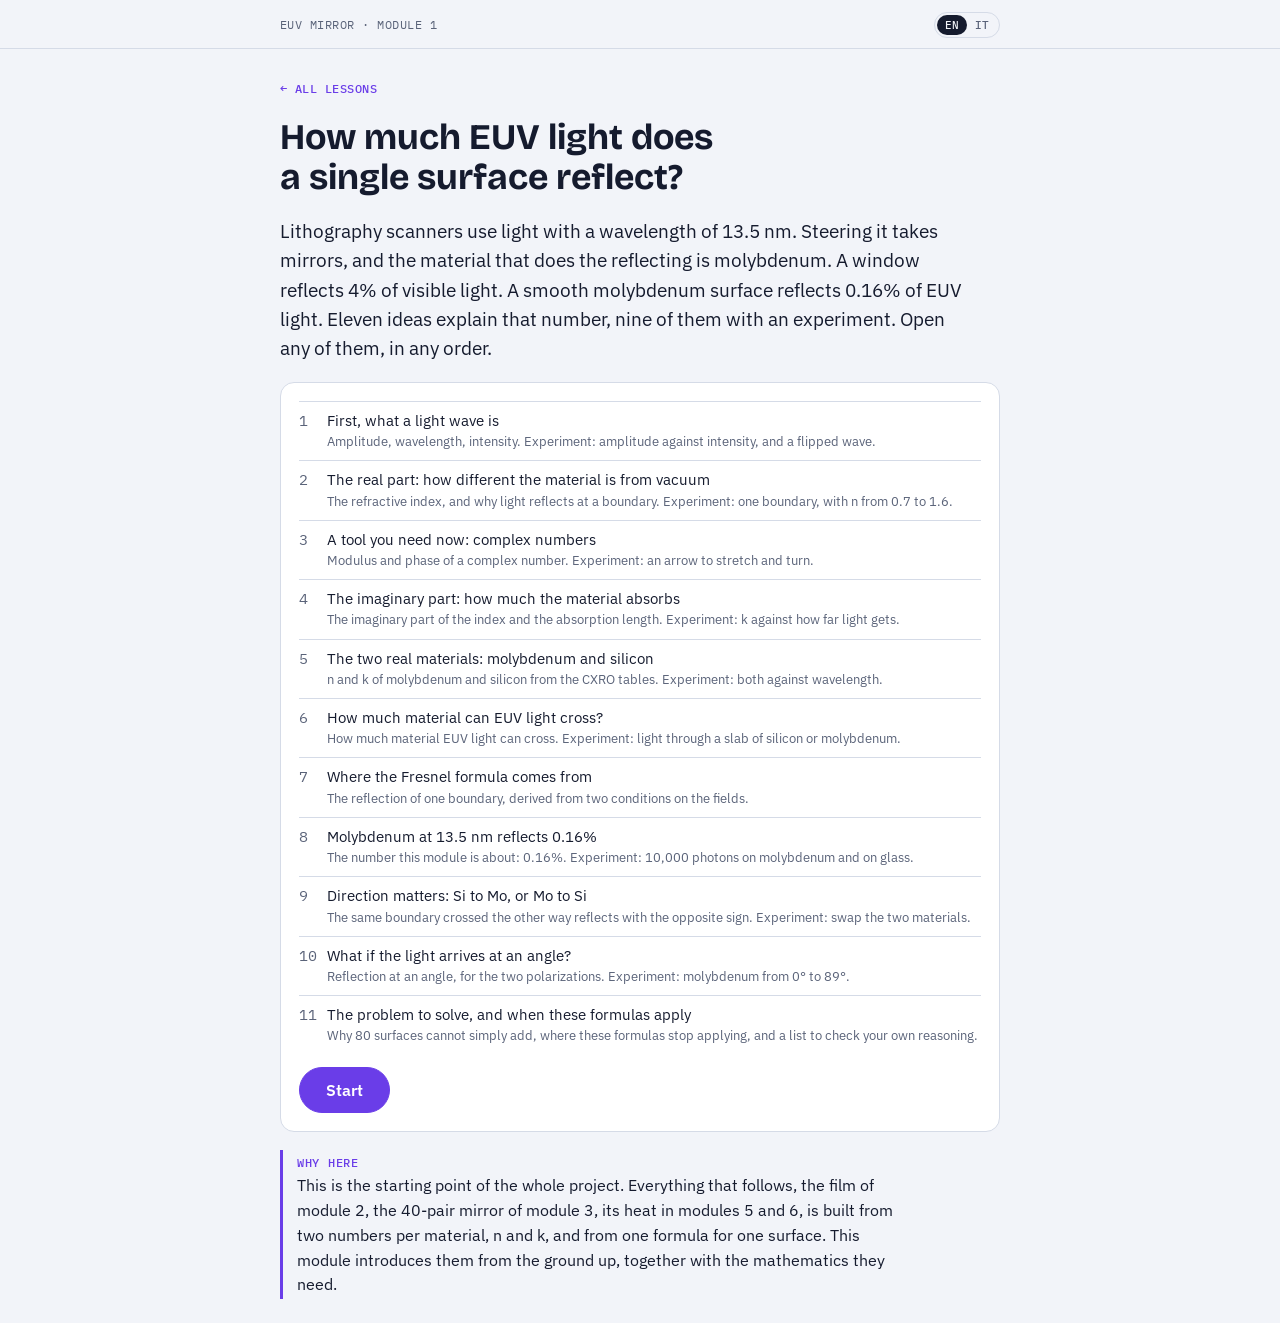
<file: module-1.html>
<!doctype html>
<html lang="en">
<head>
<meta charset="utf-8">
<meta name="viewport" content="width=device-width, initial-scale=1, viewport-fit=cover">
<title>EUV Module 1</title>
<meta name="description" content="Interactive lesson on refractive index, absorption and Fresnel reflection for an EUV Mo/Si mirror.">
<meta name="theme-color" content="#F2F4F9" media="(prefers-color-scheme: light)">
<meta name="theme-color" content="#0E1220" media="(prefers-color-scheme: dark)">
<meta name="mobile-web-app-capable" content="yes">
<meta name="apple-mobile-web-app-capable" content="yes">
<meta name="apple-mobile-web-app-status-bar-style" content="default">
<meta name="apple-mobile-web-app-title" content="Litho Lessons">
<link rel="manifest" href="manifest.webmanifest">
<link rel="apple-touch-icon" href="icon-180.png">
<link rel="icon" href="icon-180.png">
<link rel="stylesheet" href="https://fonts.googleapis.com/css2?family=Bricolage+Grotesque:opsz,wght@12..96,500;12..96,700&family=IBM+Plex+Sans:wght@400;500;600&family=IBM+Plex+Mono:wght@400;500&display=swap">
<link rel="stylesheet" href="lesson.css">
</head>
<body>
<div class="app" data-mode="home">
<header class="top"><div class="top-in">
  <div class="crumbs"><span id="where">EUV Mirror · Module 1</span><button class="linkbtn" id="menu">Menu</button><span id="count"></span><span class="lang" id="t-lang" role="group" aria-label="Language"><button data-l="en">EN</button><button data-l="it">IT</button></span></div>
  <div class="segs" id="segs"></div>
</div></header>

<main>

<section class="step" id="home">
  <a class="linkbtn" href="./" style="text-decoration:none;align-self:flex-start">← All lessons</a>
  <h1>How much EUV light does a single surface reflect?</h1>
  <p class="lead">Lithography scanners use light with a wavelength of 13.5 nm. Steering it takes mirrors, and the material that does the reflecting is molybdenum. A window reflects 4% of visible light. A smooth molybdenum surface reflects 0.16% of EUV light. Eleven ideas explain that number, nine of them with an experiment. Open any of them, in any order.</p>
  <div class="mode">
    <ol class="toc" id="toc"></ol>
    <button class="btn go" id="go">Start</button>
  </div>
  <p class="why">This is the starting point of the whole project. Everything that follows, the film of module 2, the 40-pair mirror of module 3, its heat in modules 5 and 6, is built from two numbers per material, n and k, and from one formula for one surface. This module introduces them from the ground up, together with the mathematics they need.</p>
</section>

<section class="step" data-id="wave" data-sum="Amplitude, wavelength, intensity. Experiment: amplitude against intensity, and a flipped wave.">
  <h1>First, what a light wave is</h1>
  <p class="why">Every result in these lessons is a statement about waves that add or cancel. Before any material appears, this step fixes the two ideas they all rest on: intensity goes as the square of amplitude, and one wave can be flipped with respect to another.</p>
  <p>Light is an electromagnetic wave: an electric field and a magnetic field that swing together as the wave travels, at right angles to each other and to the direction of travel. The two are tied: in vacuum the magnetic field is the electric field divided by the speed of light, so one of them is enough to describe the wave. These lessons follow the electric field, because in the conditions considered here the electrons of a material respond almost only to it.</p>
  <p>Two numbers describe the shape of the wave. The amplitude <span class="mono">A</span> is the height of the swing, measured from the centre line, where the field is zero, up to a crest: the field rises to <span class="mono">+A</span> at every crest and falls to <span class="mono">−A</span> at every trough. The wavelength <span class="mono">λ</span> is the distance from one crest to the next: 13.5 nm for EUV, about 500 nm for green light. The figure of the experiment below marks both.</p>
  <p>A detector does not follow the field, which swings far too fast. It responds to the energy the wave brings. Three quantities need to be kept apart here. Energy is measured in joules. Power is the energy that arrives each second, in watts. Intensity, <span class="mono">I</span>, is the power that arrives on each square metre of the detector, in watts per square metre. These lessons use intensity, because it does not depend on how large the detector is.</p>
  <p>The intensity of a wave is proportional to the square of its amplitude. For a wave in vacuum:</p>
  <div class="formula"><span>I = ½ ε₀ c A²</span></div>
  <p>The two constants are properties of empty space. <span class="mono">ε₀</span>, the electric constant, says how much energy an electric field stores in each cubic metre: a field <span class="mono">E</span> stores <span class="mono">½ ε₀ E²</span>. <span class="mono">c</span> is the speed of light, the speed at which that energy travels. Their values, and the steps from these two ideas to the formula, are in the card below the experiment.</p>
  <p>What matters in this step is the ratio between two intensities: for example, how much of the light that arrives at a surface is sent back. Take two waves, one of amplitude <span class="mono">A₀</span> and intensity <span class="mono">I₀</span>, the other of amplitude <span class="mono">A</span> and intensity <span class="mono">I</span>. Divide the formula for the second by the formula for the first, and the constants cancel:</p>
  <div class="formula"><span>I / I₀ = (A / A₀)²</span></div>
  <p>The experiment below does exactly this. The dashed curve is a wave that stays fixed, the reference wave, with amplitude <span class="mono">A₀ = 1</span>. The solid curve is the wave you change with the slider. The slider gives its amplitude as a fraction of the reference amplitude, and the large number is its intensity as a percentage of the reference intensity.</p>
  <div class="lab">
    <canvas id="c-wave" style="height:180px"></canvas>
    <div class="toggle" id="t-flip"><button data-f="1" aria-pressed="true">Not flipped</button><button data-f="-1" aria-pressed="false">Flipped</button></div>
    <div class="ctrl"><label for="s-A">Amplitude</label><input type="range" id="s-A" min="0" max="1" step="0.01" value="1"><output id="o-A"></output></div>
    <div class="reads"><span><b>intensity</b><span class="big" id="r-I"></span></span><span><b>sum with the reference wave</b><span id="r-sum"></span></span></div>
    <div class="tries"><span class="cap">Try</span>
      <button class="chip" data-set="t-flip:0 s-A:0.5" data-note="Half the amplitude leaves a quarter of the intensity: 25%.">A = 0.5</button>
      <button class="chip" data-set="t-flip:0 s-A:0.2" data-note="Amplitude 0.2 gives an intensity of 4%: the size of the reflection of a window.">A = 0.2</button>
      <button class="chip" data-set="t-flip:1 s-A:1" data-note="The solid wave now has troughs where the reference wave has crests. Its intensity is still 100%, and the sum of the two is 1 − 1 = 0.">Flipped</button>
      <div class="note" hidden></div>
    </div>
    <div class="cap">Dashed: the reference wave, fixed, amplitude 1. Solid: the wave you control. Arrow A: from the centre line, where the field is zero, to a crest. Arrow λ: from one crest to the next.</div>
  </div>
  <div class="after" hidden>
    <p><strong>Half the amplitude, a quarter of the intensity.</strong> The intensity follows the amplitude squared: with the slider at 0.5 the intensity is <span class="mono">0.5 × 0.5 = 0.25</span>, that is 25%. On small amplitudes the effect is stronger. A wave with 4% of the reference amplitude has <span class="mono">0.04 × 0.04 = 0.0016</span> of the reference intensity, that is 0.16%. This is the case of a single surface of the mirror, which comes later in this module: it sends back 4% of the amplitude of the light that arrives, and therefore only 0.16% of its intensity.</p>
      <p>Now press Flipped. The solid wave turns upside down: where the reference wave has a crest, it now has a trough. Its intensity does not change, because a flipped wave swings just as high as before.</p>
    <p>Flipping matters when two waves arrive at the same place, because their fields add. Two waves with their crests together make a taller wave: <span class="mono">1 + 1 = 2</span>. A wave and its flipped copy cancel: <span class="mono">1 − 1 = 0</span>. The line «sum with the reference wave» gives this number for the two waves in the figure.</p>
    <p>To keep track of this, a flipped wave is given a negative amplitude: <span class="mono">−A</span> instead of <span class="mono">A</span>. The square is the same, <span class="mono">(−A)² = A²</span>, so the intensity does not change, while the sum does. You will need this when two reflections meet.</p>
    <div class="fcard">
      <div class="formula"><span>I = ½ ε₀ c A²</span><span>I / I₀ = (A / A₀)²</span></div>
      <dl>
        <dt>Where it comes from</dt><dd>The formula I = ½ ε₀ c A² comes from three facts. The energy stored in each cubic metre of an electric field E is ½ ε₀ E²: proportional to the field squared, just as the energy of a stretched spring is proportional to the stretch squared. A light wave also carries a magnetic field, and that field stores as much energy as the electric one. So the energy of the light in each cubic metre, electric plus magnetic, is twice ½ ε₀ E², that is ε₀ E². At each point the field swings as a sine wave around zero, up to +A at a crest and down to −A at a trough, A being measured from the centre line of the figure, where the field is zero. So E² swings between 0 and A². It spends as much time above A²/2 as below it, and its average over one oscillation is A²/2. This energy travels at the speed c, so each second a square metre receives c · ε₀ · A²/2. The formula I / I₀ = (A / A₀)² follows from it: write the first formula for two waves and divide one by the other.</dd>
        <dt>Assumptions</dt><dd>The formula I = ½ ε₀ c A² holds for a steady beam of a single wavelength that travels in vacuum. Inside a material the constant in front of A² is different; a later step of this module, on the reflection at the boundary between two materials, says how. The formula I / I₀ = (A / A₀)² holds when the two waves have the same wavelength and travel in the same medium, as in this experiment: the constant, whatever its value, is then the same for both and cancels.</dd>
        <dt>The terms</dt><dd>A is the amplitude of the electric field, the height of its crests, in volts per metre. I is the intensity averaged over one oscillation: power per unit area, in watts per square metre, what a detector reads. ε₀ = 8.854 × 10⁻¹² F/m is the electric constant of vacuum. c = 2.998 × 10⁸ m/s is the speed of light. A₀ and I₀ are the amplitude and intensity of the reference wave.</dd>
        <dt>Check</dt><dd>For I = ½ ε₀ c A², a worked case: a field of amplitude A = 1 V/m gives I = ½ × 8.854 × 10⁻¹² × 2.998 × 10⁸ × 1² = 0.00133 W/m², about one thousandth of a watt on each square metre. The units agree too: F/m × m/s × V²/m² is F·V² per second per square metre, and one farad times one volt squared is one joule, so the result is in joules per second per square metre, which is W/m². For I / I₀ = (A / A₀)², use the experiment: a wave with a fifth of the reference amplitude, A / A₀ = 0.2, should have 0.2 × 0.2 = 0.04 of the reference intensity. Set the slider to 0.20 and read 4%.</dd>
      </dl>
    </div>
  </div>
</section>

<section class="step" data-id="n" data-sum="The refractive index, and why light reflects at a boundary. Experiment: one boundary, with n from 0.7 to 1.6.">
  <h1>The real part: how different the material is from vacuum</h1>
  <p class="why">A mirror reflects at boundaries between materials. To say how much, a material must first be turned into a number. This step introduces the first half of that number, the half that, as long as absorption is left out, decides whether a boundary reflects at all.</p>
  <p>To light, every material is a number: the refractive index <span class="mono">n</span>. Vacuum has <span class="mono">n = 1</span>. Glass, in visible light, has <span class="mono">n = 1.5</span>.</p>
  <p>What the number means: inside the material the wave keeps its rhythm, but its crests travel at speed <span class="mono">c/n</span> instead of <span class="mono">c</span>, so they sit closer together or further apart. The wavelength inside is <span class="mono">λ/n</span>.</p>
  <p>The figure below shows it in two ways. «Wave» draws a single wave as a sine curve along its path, as in the first step. «Crests» draws a whole beam seen from the side, with its crests as lines across it. In both, some crests are marked, so you can follow them. Start with «Head-on»: the crests reach the surface one after the other, at the same rhythm above and below it, but below it they move more slowly, so they bunch up: <span class="mono">λ/n</span> apart instead of <span class="mono">λ</span>.</p>
  <p>Then switch to «At an angle»: the wave turns at the surface and goes on, shorter, in a new direction. «Crests» shows why. One end of each crest reaches the material before the other. That end slows down first, while the other end is still moving fast above the surface: the crest bends at the surface, and the whole beam turns. It is what happens to a row of people walking arm in arm from a pavement onto sand, at an angle: whoever steps onto the sand first slows down first, and the row turns. The ray is the direction the crests move in, always perpendicular to them, so it turns with them.</p>
  <div class="lab">
    <canvas id="c-snell" style="height:290px"></canvas>
    <div class="toggle" id="t-view"><button data-v="0" aria-pressed="true">Wave</button><button data-v="1" aria-pressed="false">Crests</button></div>
    <div class="toggle" id="t-inc"><button data-a="0" aria-pressed="true">Head-on</button><button data-a="30" aria-pressed="false">At an angle</button></div>
    <div class="ctrl"><label for="s-n2">n</label><input type="range" id="s-n2" min="0.7" max="1.6" step="0.01" value="1.5"><output id="o-n2"></output></div>
    <div class="reads"><span><b>wavelength below</b><span id="r-lamin"></span></span><span><b>angle below</b><span id="r-th2b"></span></span></div>
    <div class="tries"><span class="cap">Try</span>
      <button class="chip" data-set="t-view:0 t-inc:0 s-n2:1.5" data-note="Follow a dot: below the surface the crest moves more slowly, and the wave is squeezed to two thirds of its length. The direction does not change.">Wave, head-on</button>
      <button class="chip" data-set="t-view:0 t-inc:1 s-n2:1.5" data-note="The wave reaches the surface, turns toward the vertical and goes on shorter, λ/n instead of λ. The dashed line is where it would go without the material.">Wave, at an angle</button>
      <button class="chip" data-set="t-view:1 t-inc:1 s-n2:1.5" data-note="The left end of each crest enters first and slows first, while the right end still runs above: the crest bends at the surface and the beam turns toward the vertical, away from the dashed line.">Crests, at an angle</button>
      <button class="chip" data-set="t-inc:1 s-n2:0.92" data-note="Close to molybdenum in EUV light. Below the surface the crests are faster and further apart: the end that enters first speeds up, and the beam turns away from the vertical.">At an angle, n = 0.92</button>
      <div class="note" hidden></div>
    </div>
    <div class="cap">Wave: one wave along its path; the dots ride on every other crest. Crests: a beam seen from the side; each line is a crest, and the thick ones are one in four. Arrows: one wavelength on each side. Dashed: the direction the beam would keep without the material.</div>
  </div>
  <p>Move <span class="mono">n</span> and watch the reflected ray and the ray that enters. The angles are measured from the dashed vertical, the perpendicular to the surface.</p>
  <div class="lab">
    <canvas id="c-n" style="height:230px"></canvas>
    <div class="ctrl"><label for="s-n">n</label><input type="range" id="s-n" min="0.7" max="1.6" step="0.01" value="1.5"><output id="o-n"></output></div>
    <div class="reads"><span><b>reflected light</b><span id="r-n"></span></span><span><b>angle of the ray that enters</b><span id="r-th2"></span></span></div>
    <div class="tries"><span class="cap">Try</span>
      <button class="chip" data-set="s-n:1" data-note="As far as the light can tell there is no boundary: nothing is reflected and the ray goes straight on.">n = 1</button>
      <button class="chip" data-set="s-n:1.5" data-note="Glass in visible light. The ray that enters bends toward the vertical.">n = 1.5</button>
      <button class="chip" data-set="s-n:0.92" data-note="Close to molybdenum in EUV light. The ray that enters bends away from the vertical, and very little is reflected.">n = 0.92</button>
      <div class="note" hidden></div>
    </div>
    <div class="cap">The reflected ray is drawn brighter than it really is, so you can see it.</div>
  </div>
  <div class="after" hidden>
    <p><strong>Light reflects only where the two indices differ.</strong> With <span class="mono">n = 1</span> the light does not notice the boundary: it goes straight through and nothing comes back.</p>
    <p>Notice which way the ray bends too: with <span class="mono">n</span> above 1 it moves toward the vertical, with <span class="mono">n</span> below 1 it moves away. At 13.5 nm molybdenum and silicon are both below 1.</p>
    <p>An index below 1 means the crests move faster than <span class="mono">c</span>. The speed <span class="mono">c/n</span> is the speed of the crests, called the phase velocity. This does not allow information to travel faster than <span class="mono">c</span>.</p>
    <div class="fcard">
      <div class="formula"><span>n₁ · sin θ₁ = n₂ · sin θ₂</span></div>
      <dl>
        <dt>Where it comes from</dt><dd>Each crest is one unbroken line that bends at the surface, as the thick crest of the figure in this step shows. So along the surface the crests arriving on one side line up with the crests leaving on the other. On the side with index n₁ the crests are λ/n₁ apart; meeting the surface at the angle θ₁, they leave marks on it (λ/n₁) / sin θ₁ apart. On the other side the marks are (λ/n₂) / sin θ₂ apart. They are the same crests, so the marks are the same: (λ/n₁) / sin θ₁ = (λ/n₂) / sin θ₂. Turn both sides upside down and multiply by λ: n₁ · sin θ₁ = n₂ · sin θ₂. With a different wavelength on each side, the only way to keep the marks equal is a change of direction. This is Snell's law.</dd>
        <dt>Assumptions</dt><dd>A flat boundary, much wider than the wavelength, between two uniform materials.</dd>
        <dt>The terms</dt><dd>θ₁ and θ₂ are the angles of the two rays, measured from the perpendicular to the surface. n₁ and n₂ are the indices on the two sides.</dd>
        <dt>Check</dt><dd>With n₂ = n₁ the two angles are equal: the ray goes straight, as you found at n = 1. The experiment draws the incoming ray at 30°. With n = 1.5 the law gives sin θ₂ = 0.5 / 1.5, so θ₂ = 19.5°: closer to the vertical, as drawn.</dd>
      </dl>
    </div>
  </div>
</section>

<section class="step" data-id="complex" data-sum="Modulus and phase of a complex number. Experiment: an arrow to stretch and turn.">
  <h1>A tool you need now: complex numbers</h1>
  <p class="why">The index of a real material has a second half, and a reflection has a size and a shift. Both need a number made of two parts. This is the only new mathematics of the module, and it returns in every module after it.</p>
  <p>The next step needs one piece of mathematics. A complex number is a pair of ordinary numbers written <span class="mono">a + i·b</span>, where <span class="mono">i</span> is a symbol with a single rule: <span class="mono">i² = −1</span>. Picture it as a point on a plane: <span class="mono">a</span> steps to the right, <span class="mono">b</span> steps up.</p>
  <p>The same point can be given as an arrow from the origin: its length, called the modulus <span class="mono">|z|</span>, and its angle, called the phase <span class="mono">φ</span>. Physics uses complex numbers because one of them carries the two things a wave has: a size and a shift.</p>
  <div class="formula"><span>z = a + i·b</span><span>|z|² = a² + b²</span></div>
  <p>One piece of shorthand: <span class="mono">e<sup>iφ</sup></span> stands for the arrow of length 1 at angle φ, that is <span class="mono">cos φ + i·sin φ</span>. Multiplying a number by it rotates the arrow by φ without changing its length. In formulas, angles are counted in radians: a full turn is 360° = 2π, a half turn is 180° = π.</p>
  <div class="lab">
    <canvas id="c-cx" style="height:250px"></canvas>
    <div class="ctrl"><label for="s-mod">Modulus</label><input type="range" id="s-mod" min="0" max="1.5" step="0.01" value="1.2"><output id="o-mod"></output></div>
    <div class="ctrl"><label for="s-ph">Phase</label><input type="range" id="s-ph" min="0" max="360" step="1" value="40"><output id="o-ph"></output></div>
    <div class="reads"><span><b>z</b><span id="r-z"></span></span></div>
    <div class="tries"><span class="cap">Try</span>
      <button class="chip" data-set="s-mod:1 s-ph:180" data-note="Modulus 1, phase 180°: the number −1, a half turn.">−1</button>
      <button class="chip" data-set="s-mod:1 s-ph:90" data-note="Modulus 1, phase 90°: the number i, a quarter turn. Two quarter turns make a half turn, which is the rule i² = −1.">i</button>
      <div class="note" hidden></div>
    </div>
  </div>
  <div class="after" hidden>
    <p><strong>Multiplying by −1 is a half turn.</strong> In the shorthand above, <span class="mono">e<sup>iπ</sup> = −1</span>. A wave whose amplitude is multiplied by −1 has its phase shifted by 180°: it is the flipped wave of two steps ago. A complex amplitude generalizes this. Its modulus scales the wave, its phase shifts it by any amount.</p>
    <div class="fcard">
      <div class="formula"><span>|z|² = a² + b²</span></div>
      <dl>
        <dt>Where it comes from</dt><dd>Pythagoras. The steps a and b are the two legs of a right triangle and the arrow is its hypotenuse.</dd>
        <dt>Assumptions</dt><dd>None. It holds for every complex number.</dd>
        <dt>The terms</dt><dd>a is the real part, b the imaginary part, |z| the modulus.</dd>
        <dt>Check</dt><dd>3 + 4i has modulus 5, because 9 + 16 = 25. In the experiment, modulus 1 at phase 90° reads 0 + 1i: one step up, none to the right.</dd>
      </dl>
    </div>
  </div>
</section>

<section class="step" data-id="k" data-sum="The imaginary part of the index and the absorption length. Experiment: k against how far light gets.">
  <h1>The imaginary part: how much the material absorbs</h1>
  <p class="why">Molybdenum and silicon both absorb EUV light. That absorption decides how thin the layers must be, how many pairs are useful and, in module 5, how much heat the mirror keeps. This step introduces the number that measures it.</p>
  <p>The full index is a complex number, <span class="mono">ñ = n + i·k</span>. Here is what the second piece does. A wave that travels a distance <span class="mono">z</span> through a material gets multiplied by <span class="mono">e<sup>i·2π·ñ·z/λ</sup></span>. Read the exponent piece by piece: <span class="mono">z/λ</span> counts how many wavelengths fit in the distance, each one is a full turn of 2π, and the index stretches or shrinks the count. Now split the index into its two parts:</p>
  <div class="formula"><span>e<sup>i·2π·ñ·z/λ</sup> = e<sup>i·2π·n·z/λ</sup> · e<sup>−2π·k·z/λ</sup></span></div>
  <p>The first factor is an arrow of length 1 that only rotates: the wave oscillating, with wavelength <span class="mono">λ/n</span>. In the second factor the <span class="mono">i</span> is gone, because <span class="mono">i · i = −1</span>. What is left is an ordinary number that shrinks as <span class="mono">z</span> grows. The imaginary part of the index turns oscillation into decay.</p>
  <p>That second factor multiplies the amplitude. Intensity goes as the amplitude squared, so the exponent doubles. The distance after which 37% of the intensity is left is called the attenuation length <span class="mono">L</span>.</p>
  <div class="formula"><span>I(z) = I₀ · e<sup>−z/L</sup></span><span>L = <span class="frac"><span>λ</span><span>4π·k</span></span></span></div>
  <div class="lab">
    <canvas id="c-kstrip" style="height:34px"></canvas>
    <canvas id="c-k" style="height:210px"></canvas>
    <div class="ctrl"><label for="s-k">k</label><input type="range" id="s-k" min="0" max="1" step="0.005" value="0.56"><output id="o-k"></output></div>
    <div class="reads"><span><b>L</b><span id="r-kL"></span></span><span><b>light left at 500 nm</b><span id="r-k500"></span></span></div>
    <div class="tries"><span class="cap">Try</span>
      <button class="chip" data-set="s-k:0.48" data-note="Close to molybdenum at 13.5 nm. The light is mostly gone within a few hundred nanometres.">k like molybdenum</button>
      <button class="chip" data-set="s-k:0.245" data-note="Close to silicon at 13.5 nm. The light gets about three and a half times further than in molybdenum.">k like silicon</button>
      <div class="note" hidden></div>
    </div>
  </div>
  <div class="after" hidden>
    <p><strong>The larger k is, the shorter the distance light travels.</strong> It is an inverse proportion: twice the k, half the L.</p>
    <p>For molybdenum at 13.5 nm, <span class="mono">k = 0.00644</span>, so <span class="mono">L = 13.5 / (4π × 0.00644) = 167 nm</span>.</p>
    <p>What an exponential means in practice: every stretch of length L multiplies the light by the same factor, 0.37. After 2L there is 0.37 × 0.37 = 14% left, after 3L 5%. Equal steps remove equal fractions. That is the signature of absorption.</p>
    <div class="fcard">
      <div class="formula"><span>L = <span class="frac"><span>λ</span><span>4π·k</span></span></span></div>
      <dl>
        <dt>Where it comes from</dt><dd>The amplitude decays as e<sup>−2πkz/λ</sup>. Squaring it for the intensity gives e<sup>−4πkz/λ</sup>. Giving the distance λ/(4πk) the name L turns that into e<sup>−z/L</sup>. So the 4π is 2π from the wave's phase, times 2 from the square.</dd>
        <dt>Assumptions</dt><dd>A uniform material, light of a single wavelength, and a beam weak enough that the material treats every photon the same way.</dd>
        <dt>The terms</dt><dd>λ is the wavelength in vacuum. k is the imaginary part of the index. z is the depth inside the material. I₀ is the intensity just inside the surface.</dd>
        <dt>Check</dt><dd>Units: λ is a length and k is a pure number, so L is a length. Limit: k = 0 gives an infinite L, no absorption, as in vacuum. Numbers: silicon has k = 0.001826, so L = 13.5 / (4π × 0.001826) = 588 nm, the value the next steps display.</dd>
      </dl>
    </div>
  </div>
</section>

<section class="step" data-id="materials" data-sum="n and k of molybdenum and silicon from the CXRO tables. Experiment: both against wavelength.">
  <h1>The two real materials: molybdenum and silicon</h1>
  <p class="why">With n and k defined, this step reads their real values for the two materials of the mirror. These tabulated numbers are the only measured input of the optical modules: every later reflectance is computed from them.</p>
  <p>These are tabulated optical constants from the CXRO database, interpolated here at the wavelength you choose. Move the wavelength and read <span class="mono">n</span> and <span class="mono">k</span> for <span class="mo">Mo</span> and <span class="si">Si</span>.</p>
  <div class="lab">
    <div class="pair">
      <div><canvas id="c-mn" style="height:200px"></canvas><div class="cap">n, real part. The dashed line is vacuum.</div></div>
      <div><canvas id="c-mk" style="height:200px"></canvas><div class="cap">k, absorption (logarithmic scale).</div></div>
    </div>
    <div class="ctrl"><label for="s-lam">λ</label><input type="range" id="s-lam" min="12.4" max="20" step="0.01" value="13.5"><output id="o-lam"></output></div>
    <div class="reads"><span class="mo">Mo <span id="r-mo"></span></span><span class="si">Si <span id="r-si"></span></span></div>
    <div class="tries"><span class="cap">Try</span>
      <button class="chip" data-set="s-lam:13.5" data-note="The working wavelength. Silicon is almost vacuum, with n close to 0.999, and molybdenum stands apart at 0.924.">13.5 nm</button>
      <button class="chip" data-set="s-lam:12.4" data-note="Past the silicon edge: its k has jumped, and silicon is no longer a nearly transparent spacer.">12.4 nm</button>
      <div class="note" hidden></div>
    </div>
  </div>
  <div class="after" hidden>
    <p><strong>Each one has a job.</strong> <span class="mo">Molybdenum</span> differs from vacuum, so it is the layer that reflects. <span class="si">Silicon</span> has <span class="mono">n ≈ 0.999</span> and absorbs little: it acts as a nearly transparent spacer.</p>
    <p>Why both sit just below 1, as a qualitative picture: above an electronic resonance, the induced polarization, the electrical response of the displaced charges, can oppose the driving field, and that lowers <span class="mono">n</span> below 1. Real materials combine many electronic responses, so the actual values are read from the tables. They record two small numbers, δ and β, with <span class="mono">n = 1 − δ</span> and <span class="mono">k = β</span>.</p>
    <p>Drag the slider all the way left. Below 12.45 nm the <span class="mono">k</span> of silicon quadruples: there the photons have enough energy to pull out a deeper group of silicon electrons, and absorption jumps. EUV works at 13.5 nm to stay on the good side of that edge.</p>
  </div>
</section>

<section class="step" data-id="thickness" data-sum="How much material EUV light can cross. Experiment: light through a slab of silicon or molybdenum.">
  <h1>How much material can EUV light cross?</h1>
  <p class="why">The values of k just read have a direct consequence for the design: they say how much material the light can cross. That rules out lenses, and it sets the thickness below which a layer costs almost nothing.</p>
  <p>Now use the real <span class="mono">k</span> values at 13.5 nm. Pick the material, change the thickness and see how much light comes out the other side.</p>
  <p>Only attenuation inside the material counts here. Reflections at the two surfaces are neglected.</p>
  <div class="lab">
    <div class="toggle" id="t-mat"><button data-m="Si" aria-pressed="true">Silicon</button><button data-m="Mo" aria-pressed="false">Molybdenum</button></div>
    <canvas id="c-thick" style="height:64px"></canvas>
    <div class="ctrl"><label for="s-d">Thickness</label><input type="range" id="s-d" min="0" max="1" step="0.002" value="0.163"><output id="o-d"></output></div>
    <div class="reads"><span><b>light coming out</b><span class="big" id="r-T"></span></span><span><b>L of the material</b><span id="r-L"></span></span></div>
    <div class="tries"><span class="cap">Try</span>
      <button class="chip" data-set="t-mat:0 s-d:0.162" data-note="A layer as thin as those of the mirror: more than 99% of the light gets through.">Si, 4 nm</button>
      <button class="chip" data-set="t-mat:1 s-d:0.162" data-note="Molybdenum absorbs more, and a thin layer still passes 97.6%.">Mo, 4 nm</button>
      <button class="chip" data-set="t-mat:1 s-d:0.558" data-note="The halving thickness of molybdenum, 0.693 × 167 nm. A lens would be thousands of times thicker.">Mo, 116 nm</button>
      <div class="note" hidden></div>
    </div>
  </div>
  <div class="after" hidden>
    <p><strong>About 400 nm of silicon halves the light, and 116 nm of molybdenum.</strong> A lens is millimetres thick, thousands of times more: nothing would come out. That is why there are no EUV lenses and the whole beam path is in vacuum. Only mirrors are left.</p>
    <p>There is good news too. Switch back to silicon and set the thickness to 4 nm: more than 99% gets through. Molybdenum at 4 nm still passes 97.6%. A thin layer costs little, so many of them can be stacked.</p>
    <div class="fcard">
      <div class="formula"><span>T = e<sup>−d/L</sup></span><span data-t>d<sub>½</sub> = L · ln 2 ≈ 0.693 · L</span></div>
      <dl>
        <dt>Where it comes from</dt><dd>Ask for half the light: e<sup>−d/L</sup> = 1/2. The natural logarithm, ln, undoes the exponential: it answers the question "e to which power gives this number?". Applying it to both sides gives d/L = ln 2 = 0.693.</dd>
        <dt>Assumptions</dt><dd>The same as for L, plus one: reflections at the two faces are ignored. At 13.5 nm each face reflects 0.16% or less, so the error is small.</dd>
        <dt>The terms</dt><dd>d is the thickness. T is the fraction of light that comes out. d<sub>½</sub> is the thickness that halves the light.</dd>
        <dt>Check</dt><dd>For silicon, 0.693 × 588 nm = 408 nm: the thickness at which the goal above is reached.</dd>
      </dl>
    </div>
  </div>
</section>

<section class="step" data-id="fresnel" data-sum="The reflection of one boundary, derived from two conditions on the fields.">
  <h1>Where the Fresnel formula comes from</h1>
  <p class="why">So far reflection has been a fact: it happens where the indices differ. A design needs the amount. This step derives it, and the two conditions it uses come back in module 3 as the basis of the matrix method.</p>
  <p>You have seen the fact: light reflects only where the two indices differ. Now the reason, and the amount. Send a wave of amplitude 1 perpendicular onto a boundary. A reflected wave of amplitude <span class="mono">r</span> goes back, a transmitted wave of amplitude <span class="mono">t</span> goes on. Two things must match at the boundary.</p>
  <p><strong>The electric field.</strong> The part of the electric field parallel to the surface cannot jump across it. On the incoming side the field is the sum of the incoming and reflected waves, on the far side it is the transmitted wave.</p>
  <div class="formula"><span>1 + r = t</span></div>
  <p><strong>The magnetic field.</strong> Every light wave carries a magnetic field alongside the electric one. Its part parallel to the surface cannot jump either, provided the two materials are non-magnetic and no current flows along the surface. In a plane wave the magnetic field is proportional to <span class="mono">n</span> times the electric field, and it changes sign when the wave travels backwards. So the reflected wave enters with a minus sign.</p>
  <div class="formula"><span>n₁ · (1 − r) = n₂ · t</span></div>
  <p>The same condition can be read as a statement about slope: measured along the perpendicular to the surface, the electric field must be equally steep on both sides. It is one condition seen in two ways, not an extra law.</p>
  <p>Two equations, two unknowns. Put <span class="mono">t = 1 + r</span> from the first into the second: <span class="mono">n₁ − n₁·r = n₂ + n₂·r</span>. Move the terms with <span class="mono">r</span> to one side: <span class="mono">n₁ − n₂ = r · (n₁ + n₂)</span>. Divide.</p>
  <div class="formula"><span>r = <span class="frac"><span>n₁ − n₂</span><span>n₁ + n₂</span></span></span><span>R = |r|²</span></div>
  <p><span class="mono">r</span> is the reflected fraction of the amplitude, and it can be negative. <span class="mono">R</span> is the reflected fraction of the intensity, the one a detector measures.</p>
  <div class="after" hidden>
    <p>Try it on a window. Air onto glass has <span class="mono">n₁ = 1</span> and <span class="mono">n₂ = 1.5</span>, so <span class="mono">r = (1 − 1.5)/(1 + 1.5) = −0.2</span> and <span class="mono">R = r² = 0.04</span>.</p>
    <p><strong>4%: the reflection you see on a window.</strong> The minus sign of <span class="mono">r</span> says the reflected wave is flipped. It disappears in the square, but two steps from now it takes the lead.</p>
    <p>One more check, on energy. The first equation gives <span class="mono">t = 1 + r = 0.8</span>. The wave inside the glass carries <span class="mono">n₂/n₁</span> times its amplitude squared, so the transmitted fraction is <span class="mono">1.5 × 0.8² = 0.96</span>. Reflected plus transmitted: 0.04 + 0.96 = 1. Nothing is lost at a boundary between two transparent materials.</p>
    <div class="fcard">
      <div class="formula"><span>r = <span class="frac"><span>n₁ − n₂</span><span>n₁ + n₂</span></span></span></div>
      <dl>
        <dt>Where it comes from</dt><dd>Two matching conditions at the boundary, one for the electric field and one for the magnetic field, solved for r.</dd>
        <dt>Assumptions</dt><dd>Light arriving perpendicular to the surface. A flat, perfectly sharp boundary. Two uniform, non-magnetic materials. A single boundary: nothing behind it sends light back.</dd>
        <dt>The terms</dt><dd>n₁ is the index on the side the light comes from, n₂ the index on the far side. r is the reflected amplitude relative to the incoming one; its sign, or its phase when the indices are complex, says how the reflected wave is shifted. R is the reflected fraction of intensity.</dd>
        <dt>Check</dt><dd>Equal indices give r = 0: nothing reflects, as in the experiment with n = 1. A very large n₂ gives r close to −1: a perfect mirror that flips the wave. Swapping the two materials changes the sign of r and leaves R the same.</dd>
      </dl>
    </div>
  </div>
</section>

<section class="step" data-id="mo" data-sum="The number this module is about: 0.16%. Experiment: 10,000 photons on molybdenum and on glass.">
  <h1>Molybdenum at 13.5 nm reflects 0.16%</h1>
  <p class="why">Formula and data are both in hand. This step puts the index of molybdenum into the Fresnel formula and gets the number that sets the problem for all the modules that follow.</p>
  <p>With complex indices the formula stays the same, and the arithmetic is done with complex numbers. For vacuum onto molybdenum, <span class="mono">ñ = 0.9238 + 0.0064i</span>:</p>
  <div class="formula lines"><span>r = <span class="frac"><span>1 − ñ</span><span>1 + ñ</span></span></span><span data-t>= <span class="frac"><span>0.0762 − 0.0064i</span><span>1.9238 + 0.0064i</span></span></span><span data-t>≈ 0.0396 − 0.0035i</span></div>
  <p>Then the modulus squared, as in the complex-number step: <span class="mono">R = 0.0396² + 0.0035² = 0.0016</span>, that is 0.16%. Twenty-five times less than a window.</p>
  <p>Each dot is one photon out of 10,000 arriving. The lit ones bounce back.</p>
  <div class="lab">
    <div class="toggle" id="t-ph"><button data-p="16" aria-pressed="true">Molybdenum in EUV</button><button data-p="400" aria-pressed="false">Glass in visible light</button></div>
    <canvas id="c-ph" style="height:170px"></canvas>
    <div class="reads"><span><b>reflected</b><span class="big" id="r-ph"></span></span><span data-t><b>out of</b>10,000</span></div>
  </div>
  <div class="after" hidden>
    <p><strong>At 13.5 nm the index of molybdenum is close to 1, and that of silicon is closer still.</strong> The Fresnel numerator, <span class="mono">n₁ − n₂</span>, is small, and squaring makes it tiny.</p>
    <p>Your estimate without <span class="mono">k</span> gave 0.156% against 0.158% for the full calculation. At this wavelength the reflection of molybdenum comes from its <span class="mono">n</span>; absorption adds almost nothing.</p>
    <p>A note on the data, at 6° and s polarization. This lesson interpolates the CXRO tables at exactly 13.500 nm and gives 0.1618%. Taking the nearest tabulated point instead, at 13.4948 nm, gives 0.1615%. Both are legitimate readings of the same tables; the choice moves the result in the fourth digit.</p>
  </div>
</section>

<section class="step" data-id="sign" data-sum="The same boundary crossed the other way reflects with the opposite sign. Experiment: swap the two materials.">
  <h1>Direction matters: Si to Mo, or Mo to Si</h1>
  <p class="why">Inside a mirror, boundaries come in two kinds: silicon onto molybdenum, and molybdenum onto silicon. Whether their reflections help or fight each other depends on a sign. Module 2 is built on it.</p>
  <p>Inside the mirror, light does not meet vacuum: it goes from silicon to molybdenum and back, dozens of times. Swap the order of the two layers and watch <span class="mono">r</span>.</p>
  <div class="lab">
    <div class="toggle" id="t-ord"><button data-o="SiMo" aria-pressed="true">Si on top, Mo below</button><button data-o="MoSi" aria-pressed="false">Mo on top, Si below</button></div>
    <div class="pair">
      <div><div class="cap">light arrives from above</div><div class="stack" id="stack"></div></div>
      <div>
        <div class="cap">r (real part)</div>
        <div class="axis"><i></i><b id="ax-b"></b><span style="left:0%" data-t>−0.05</span><span style="left:50%">0</span><span style="left:100%" data-t>+0.05</span></div>
        <div class="reads"><span><b>r</b><span id="r-r"></span></span><span><b>R</b><span id="r-refl"></span></span></div>
      </div>
    </div>
  </div>
  <div class="after" hidden>
    <p><strong>Same intensity, opposite sign.</strong> It follows from the formula in one line: swapping the materials swaps <span class="mono">n₁</span> and <span class="mono">n₂</span>, which reverses the numerator and leaves the denominator alone.</p>
    <p>An opposite sign means the reflected wave starts out flipped: a phase shift of 180°, the half turn of the complex-number step. In a layered mirror half the surfaces reflect upright and half flipped. Added as they are, they would cancel. The layer thickness is what brings them back into agreement. That is the subject of module 2.</p>
  </div>
</section>

<section class="step" data-id="angle" data-sum="Reflection at an angle, for the two polarizations. Experiment: molybdenum from 0° to 89°.">
  <h1>What if the light arrives at an angle?</h1>
  <p class="why">In a scanner the light does not arrive perpendicular to the mirrors, and the mirror of module 3 is computed at 6°. This step shows what an angle changes, and why tilting the mirror is not the way out of the 0.16%.</p>
  <p>In scanners the light hits the mirrors at about 6° from perpendicular. At an angle the same derivation goes through with one change: only the motion of the wave perpendicular to the surface matters, so each index gets multiplied by the cosine of the angle in its own material.</p>
  <p>The result depends on the polarization, the direction in which the electric field swings. Take the plane that contains the incoming ray and the perpendicular to the surface: the plane of incidence. In s polarization the field swings perpendicular to that plane, so it stays parallel to the surface. In p polarization it swings within that plane.</p>
  <div class="formula lines"><span>r<sub>s</sub> = <span class="frac"><span>n₁·cos θ₁ − n₂·cos θ₂</span><span>n₁·cos θ₁ + n₂·cos θ₂</span></span></span><span>r<sub>p</sub> = <span class="frac"><span>n₂·cos θ₁ − n₁·cos θ₂</span><span>n₂·cos θ₁ + n₁·cos θ₂</span></span></span></div>
  <p>Move the angle on molybdenum at 13.5 nm. The two curves are the two polarizations: s solid, p dashed.</p>
  <div class="lab">
    <canvas id="c-ang" style="height:230px"></canvas>
    <div class="ctrl"><label for="s-th">Angle</label><input type="range" id="s-th" min="0" max="89" step="0.5" value="6"><output id="o-th"></output></div>
    <div class="reads"><span><b>R, s polarization</b><span id="r-rs"></span></span><span><b>R, p polarization</b><span id="r-rp"></span></span></div>
    <div class="tries"><span class="cap">Try</span>
      <button class="chip" data-set="s-th:6" data-note="The angle of a scanner mirror. Both polarizations stay at about 0.16%.">6°</button>
      <button class="chip" data-set="s-th:43" data-note="p-polarized light is near its minimum. Absorption keeps it from vanishing completely.">43°</button>
      <button class="chip" data-set="s-th:89" data-note="Almost grazing: here even EUV light reflects well.">89°</button>
      <div class="note" hidden></div>
    </div>
  </div>
  <div class="after" hidden>
    <p><strong>Near grazing, even EUV reflects well.</strong> This is the principle of grazing-incidence mirrors, used in collectors and X-ray telescopes.</p>
    <p>Near 43° the reflection of p-polarized light reaches a very small minimum; absorption prevents it from vanishing completely.</p>
    <p>Forming a sharp image over a wide field, however, takes mirrors hit almost head-on. There, between 0° and 6°, R stays pinned around 0.16%.</p>
    <div class="fcard">
      <div class="formula"><span>r<sub>s</sub> = <span class="frac"><span>n₁·cos θ₁ − n₂·cos θ₂</span><span>n₁·cos θ₁ + n₂·cos θ₂</span></span></span></div>
      <dl>
        <dt>Where it comes from</dt><dd>The same two matching conditions as before, written for a wave that crosses the boundary obliquely. Snell's law supplies the angle θ₂ inside the material.</dd>
        <dt>Assumptions</dt><dd>A flat, sharp boundary and one polarization at a time. The p formula is the s formula with the two indices exchanged in front of the cosines.</dd>
        <dt>The terms</dt><dd>θ₁ is the angle of the incoming ray from the perpendicular. θ₂ is the angle of the ray inside, which becomes a complex number when the material absorbs.</dd>
        <dt>Check</dt><dd>At θ₁ = 0 both cosines are 1 and the s formula becomes the perpendicular one. At normal incidence both polarizations give the same reflectance; with the p formula written above, the amplitude has the opposite sign. Two landmarks of the chart can be predicted by hand from the simpler case of a real index, with no absorption. The bend: with n = 0.924, Snell's law has no real solution once sin θ₁ exceeds n, that is beyond 67.5°, and without absorption all the light would be reflected from there on. Absorption smooths that transition: at 67.5° molybdenum reflects about 46% for s and 40% for p, rising toward 100% nearer grazing incidence. The dip of p: without absorption it would fall where tan θ₁ = n, at 42.7°.</dd>
      </dl>
    </div>
  </div>
</section>

<section class="step" data-id="problem" data-sum="Why 80 surfaces cannot simply add, where these formulas stop applying, and a list to check your own reasoning.">
  <h1>The problem to solve, and when these formulas apply</h1>
  <p class="why">One surface gives 0.16%, and a mirror must give tens of percent. This step states that gap as the problem the next two modules solve, and marks the limits of what has been built so far.</p>
  <p>One surface reflects 0.16% in intensity, that is <span class="mono">|r| ≈ 0.04</span> in amplitude. A real mirror has 40 Mo/Si pairs: 80 surfaces.</p>
  <p>If all 80 reflections added up in agreement, the amplitude would be <span class="mono">80 × 0.04 = 3.2</span> and the reflectance would exceed 1000%.</p>
  <div class="after" hidden>
    <p>That is impossible, and what prevents it is light itself running out: deep layers receive less, because part has already been reflected and part absorbed. The Fresnel formula keeps holding at every surface, buried ones included.</p>
    <p><strong>The sum saturates.</strong> The nominal model, an ideal stack of 40 pairs with perfectly sharp and smooth interfaces, reaches 74.2%. That number comes from a transfer-matrix calculation, the method the next modules build up to. For the same stack design and illumination conditions, interface imperfections can reduce the specular reflectance, the light in the main reflected beam, relative to this ideal model. Roughness scatters some light away from that beam, while mixing between Mo and Si makes the change in refractive index less abrupt. Absorption is already included in the nominal model.</p>
    <p>The single-surface formula is the building block. What it cannot do alone is add reflections from several surfaces: for that you need the phase each wave picks up while crossing a layer.</p>
    <p>Take a molybdenum film 3 nm thick on a silicon wafer. The film absorbs under 2% of the light, so its lower surface is fully lit and reflects too. The formula holds at each surface, and what is missing is how to add the two reflections.</p>
    <p>The formula also assumes a flat, sharp boundary. Bumps 2 nm high are not small against a wavelength of 13.5 nm, and a surface that has them does not meet that assumption.</p>
    <h2>What to carry forward</h2>
    <ul class="carry">
      <li><strong>I(z) = I₀ · e<sup>−z/L</sup>, with L = λ/(4πk).</strong> Use it for light crossing a uniform material. It is not enough for a layer so thin that reflections between its two faces matter.</li>
      <li><strong>r = (n₁ − n₂)/(n₁ + n₂), R = |r|².</strong> Use it for one flat, sharp boundary hit perpendicularly; at an angle, add the cosines. It is not enough for a rough surface or for several boundaries at once.</li>
      <li><strong>Swapping the materials flips the sign of r.</strong> True at every single boundary, and the key to stacking layers.</li>
    </ul>
    <h2>To retrace the reasoning</h2>
    <div>
      <details><summary>What do n and k represent?</summary><p>n sets the speed of the crests in the material, and so how much the material bends and reflects light. k sets how fast the wave decays: how much the material absorbs.</p></details>
      <details><summary>Where does the 4π in L = λ/(4πk) come from?</summary><p>2π from the phase of the wave, and a factor 2 because intensity goes as the amplitude squared.</p></details>
      <details><summary>Which two conditions give the Fresnel formula?</summary><p>At the boundary the electric field must be continuous, 1 + r = t, and so must the magnetic field, n₁(1 − r) = n₂t. Solving the pair for r gives the formula.</p></details>
      <details><summary>Why does EUV work at 13.5 nm and not at 12 nm?</summary><p>Below 12.4 nm silicon starts absorbing much more. At 13.5 nm it is nearly transparent and acts as a spacer.</p></details>
      <details><summary>Why are there no EUV lenses?</summary><p>Light is halved in about 400 nm of silicon and in 116 nm of molybdenum. A lens is thousands of times thicker.</p></details>
      <details><summary>How much does a molybdenum surface reflect, and why so little?</summary><p>0.16%. Its n is only 0.076 away from 1, and Fresnel squares that difference.</p></details>
      <details><summary>What is the difference between Si→Mo and Mo→Si?</summary><p>Same R, but r has the opposite sign: the reflected wave starts out flipped.</p></details>
    </div>
  </div>
</section>

</main>

<footer class="nav"><div class="nav-in">
  <button class="btn" id="back">Back</button>
  <span class="hint" id="hint"></span>
  <button class="btn go" id="next">Continue</button>
</div></footer>
</div>

<script src="cxro.js"></script>
<script src="lesson.js"></script>
<script>
Object.assign(IT, {
  "= <span class=\"frac\"><span>0.0762 − 0.0064i</span><span>1.9238 + 0.0064i</span></span>": "= <span class=\"frac\"><span>0,0762 − 0,0064i</span><span>1,9238 + 0,0064i</span></span>",
  "≈ 0.0396 − 0.0035i": "≈ 0,0396 − 0,0035i",
  "d<sub>½</sub> = L · ln 2 ≈ 0.693 · L": "d<sub>½</sub> = L · ln 2 ≈ 0,693 · L",
  "How much EUV light does a single surface reflect?": "Quanta luce EUV riflette una singola superficie?",
  "Lithography scanners use light with a wavelength of 13.5 nm. Steering it takes mirrors, and the material that does the reflecting is molybdenum.": "Gli scanner per litografia usano luce con lunghezza d'onda 13,5 nm. Per guidarla servono specchi, e il materiale che riflette è il molibdeno.",
  "The real part: how different the material is from vacuum": "La parte reale: quanto il materiale è diverso dal vuoto",
  "To light, every material is a number: the refractive index <span class=\"mono\">n</span>. Vacuum has <span class=\"mono\">n = 1</span>. Glass, in visible light, has <span class=\"mono\">n = 1.5</span>.": "Per la luce ogni materiale è un numero: l'indice di rifrazione <span class=\"mono\">n</span>. Il vuoto ha <span class=\"mono\">n = 1</span>. Il vetro, nel visibile, ha <span class=\"mono\">n = 1,5</span>.",
  "Move <span class=\"mono\">n</span> and watch the reflected ray and the ray that enters. The angles are measured from the dashed vertical, the perpendicular to the surface.": "Muovi <span class=\"mono\">n</span> e guarda il raggio riflesso e quello che entra. Gli angoli sono misurati dalla verticale tratteggiata, la perpendicolare alla superficie.",
  "n": "n",
  "reflected light": "luce riflessa",
  "angle of the ray that enters": "angolo del raggio che entra",
  "The figure below shows it in two ways. «Wave» draws a single wave as a sine curve along its path, as in the first step. «Crests» draws a whole beam seen from the side, with its crests as lines across it. In both, some crests are marked, so you can follow them. Start with «Head-on»: the crests reach the surface one after the other, at the same rhythm above and below it, but below it they move more slowly, so they bunch up: <span class=\"mono\">λ/n</span> apart instead of <span class=\"mono\">λ</span>.": "La figura qui sotto lo mostra in due modi. «Onda» disegna una singola onda come una sinusoide lungo il suo percorso, come nel primo passo. «Creste» disegna un intero fascio visto di lato, con le sue creste come linee che lo attraversano. In entrambi alcune creste sono segnate, così puoi seguirle. Comincia con «Di fronte»: le creste arrivano alla superficie una dopo l'altra, con lo stesso ritmo sopra e sotto, ma sotto si muovono più lente, quindi si avvicinano: distano <span class=\"mono\">λ/n</span> invece di <span class=\"mono\">λ</span>.",
  "Then switch to «At an angle»: the wave turns at the surface and goes on, shorter, in a new direction. «Crests» shows why. One end of each crest reaches the material before the other. That end slows down first, while the other end is still moving fast above the surface: the crest bends at the surface, and the whole beam turns. It is what happens to a row of people walking arm in arm from a pavement onto sand, at an angle: whoever steps onto the sand first slows down first, and the row turns. The ray is the direction the crests move in, always perpendicular to them, so it turns with them.": "Poi passa a «Di sbieco»: l'onda gira sulla superficie e prosegue, più corta, in una nuova direzione. «Creste» mostra perché. Un'estremità di ogni cresta raggiunge il materiale prima dell'altra. Quell'estremità rallenta per prima, mentre l'altra corre ancora veloce sopra la superficie: la cresta si piega sulla superficie, e tutto il fascio gira. È ciò che succede a una fila di persone che camminano a braccetto da un marciapiede alla sabbia, di sbieco: chi mette piede sulla sabbia per primo rallenta per primo, e la fila gira. Il raggio è la direzione in cui si muovono le creste, sempre perpendicolare a esse, quindi gira con loro.",
  "Head-on": "Di fronte",
  "At an angle": "Di sbieco",
  "wavelength below": "lunghezza d'onda sotto",
  "angle below": "angolo sotto",
  "Wave": "Onda",
  "Vacuum": "Vuoto",
  "Material": "Materiale",
  "crests at speed": "creste a velocità",
  "Crests": "Creste",
  "Wave, head-on": "Onda, di fronte",
  "Wave, at an angle": "Onda, di sbieco",
  "Crests, at an angle": "Creste, di sbieco",
  "Follow a dot: below the surface the crest moves more slowly, and the wave is squeezed to two thirds of its length. The direction does not change.": "Segui un punto: sotto la superficie la cresta si muove più lenta, e l'onda si accorcia a due terzi della sua lunghezza. La direzione non cambia.",
  "The wave reaches the surface, turns toward the vertical and goes on shorter, λ/n instead of λ. The dashed line is where it would go without the material.": "L'onda arriva alla superficie, gira verso la verticale e prosegue più corta, λ/n invece di λ. La linea tratteggiata è dove andrebbe senza il materiale.",
  "At an angle, n = 0.92": "Di sbieco, n = 0,92",
  "The left end of each crest enters first and slows first, while the right end still runs above: the crest bends at the surface and the beam turns toward the vertical, away from the dashed line.": "L'estremità sinistra di ogni cresta entra per prima e rallenta per prima, mentre quella destra corre ancora sopra: la cresta si piega sulla superficie e il fascio gira verso la verticale, staccandosi dalla linea tratteggiata.",
  "Close to molybdenum in EUV light. Below the surface the crests are faster and further apart: the end that enters first speeds up, and the beam turns away from the vertical.": "Vicino al molibdeno nella luce EUV. Sotto la superficie le creste sono più veloci e più distanti: l'estremità che entra per prima accelera, e il fascio si allontana dalla verticale.",
  "Wave: one wave along its path; the dots ride on every other crest. Crests: a beam seen from the side; each line is a crest, and the thick ones are one in four. Arrows: one wavelength on each side. Dashed: the direction the beam would keep without the material.": "Onda: una singola onda lungo il suo percorso; i punti viaggiano su una cresta ogni due. Creste: un fascio visto di lato; ogni linea è una cresta, e quelle spesse sono una su quattro. Frecce: una lunghezza d'onda per lato. Tratteggiata: la direzione che il fascio manterrebbe senza il materiale.",
  "The reflected ray is drawn brighter than it really is, so you can see it.": "Il raggio riflesso è disegnato più luminoso del vero, per renderlo visibile.",
  "<strong>Light reflects only where the two indices differ.</strong> With <span class=\"mono\">n = 1</span> the light does not notice the boundary: it goes straight through and nothing comes back.": "<strong>La luce si riflette solo dove i due indici sono diversi.</strong> Con <span class=\"mono\">n = 1</span> la luce non si accorge del confine: va dritta e non torna indietro niente.",
  "Notice which way the ray bends too: with <span class=\"mono\">n</span> above 1 it moves toward the vertical, with <span class=\"mono\">n</span> below 1 it moves away. At 13.5 nm molybdenum and silicon are both below 1.": "Nota anche da che parte piega il raggio: con <span class=\"mono\">n</span> sopra 1 si avvicina alla verticale, con <span class=\"mono\">n</span> sotto 1 se ne allontana. A 13,5 nm molibdeno e silicio stanno entrambi sotto 1.",
  "The imaginary part: how much the material absorbs": "La parte immaginaria: quanto il materiale assorbe",
  "k": "k",
  "L": "L",
  "light left at 500 nm": "luce rimasta a 500 nm",
  "<strong>The larger k is, the shorter the distance light travels.</strong> It is an inverse proportion: twice the k, half the L.": "<strong>Più k è grande, meno strada fa la luce.</strong> È una proporzionalità inversa: doppio k, metà L.",
  "The two real materials: molybdenum and silicon": "I due materiali veri: molibdeno e silicio",
  "n, real part. The dashed line is vacuum.": "n, parte reale. La linea tratteggiata è il vuoto.",
  "k, absorption (logarithmic scale).": "k, assorbimento (scala logaritmica).",
  "λ": "λ",
  "<strong>Each one has a job.</strong> <span class=\"mo\">Molybdenum</span> differs from vacuum, so it is the layer that reflects. <span class=\"si\">Silicon</span> has <span class=\"mono\">n ≈ 0.999</span> and absorbs little: it acts as a nearly transparent spacer.": "<strong>Ognuno ha il suo ruolo.</strong> Il <span class=\"mo\">molibdeno</span> è diverso dal vuoto, quindi è lo strato che riflette. Il <span class=\"si\">silicio</span> ha <span class=\"mono\">n ≈ 0,999</span> e assorbe poco: fa da distanziatore quasi trasparente.",
  "How much material can EUV light cross?": "Quanto materiale può attraversare la luce EUV?",
  "Now use the real <span class=\"mono\">k</span> values at 13.5 nm. Pick the material, change the thickness and see how much light comes out the other side.": "Ora usa i <span class=\"mono\">k</span> veri a 13,5 nm. Scegli il materiale, cambia lo spessore e guarda quanta luce esce dall'altra parte.",
  "Only attenuation inside the material counts here. Reflections at the two surfaces are neglected.": "Qui conta solo l'attenuazione dentro il materiale. Le riflessioni alle due superfici sono trascurate.",
  "Thickness": "Spessore",
  "light coming out": "luce che esce",
  "L of the material": "L del materiale",
  "Molybdenum at 13.5 nm reflects 0.16%": "Il molibdeno a 13,5 nm riflette lo 0,16%",
  "Each dot is one photon out of 10,000 arriving. The lit ones bounce back.": "Ogni puntino è un fotone su 10.000 che arrivano. Quelli accesi tornano indietro.",
  "Molybdenum in EUV": "Molibdeno in EUV",
  "Glass in visible light": "Vetro nel visibile",
  "reflected": "riflessi",
  "<b>out of</b>10,000": "<b>su</b>10.000",
  "<strong>At 13.5 nm the index of molybdenum is close to 1, and that of silicon is closer still.</strong> The Fresnel numerator, <span class=\"mono\">n₁ − n₂</span>, is small, and squaring makes it tiny.": "<strong>A 13,5 nm l'indice del molibdeno è vicino a 1, e quello del silicio lo è ancora di più.</strong> Il numeratore di Fresnel, <span class=\"mono\">n₁ − n₂</span>, è piccolo, e il quadrato lo rende minuscolo.",
  "A note on the data, at 6° and s polarization. This lesson interpolates the CXRO tables at exactly 13.500 nm and gives 0.1618%. Taking the nearest tabulated point instead, at 13.4948 nm, gives 0.1615%. Both are legitimate readings of the same tables; the choice moves the result in the fourth digit.": "Una nota sui dati, a 6° e polarizzazione s. Questa lezione interpola le tabelle CXRO esattamente a 13,500 nm e dà 0,1618%. Prendendo invece il punto di tabella più vicino, a 13,4948 nm, si ottiene 0,1615%. Sono due letture legittime delle stesse tabelle; la scelta sposta il risultato sulla quarta cifra.",
  "Direction matters: Si to Mo, or Mo to Si": "Il verso conta: da Si a Mo, o da Mo a Si",
  "Inside the mirror, light does not meet vacuum: it goes from silicon to molybdenum and back, dozens of times. Swap the order of the two layers and watch <span class=\"mono\">r</span>.": "Dentro lo specchio la luce non incontra il vuoto: passa da silicio a molibdeno e viceversa, decine di volte. Scambia l'ordine dei due strati e guarda <span class=\"mono\">r</span>.",
  "Si on top, Mo below": "Si sopra, Mo sotto",
  "Mo on top, Si below": "Mo sopra, Si sotto",
  "light arrives from above": "la luce arriva dall'alto",
  "r (real part)": "r (parte reale)",
  "−0.05": "−0,05",
  "+0.05": "+0,05",
  "r": "r",
  "R": "R",
  "What if the light arrives at an angle?": "E se la luce arriva inclinata?",
  "Angle": "Angolo",
  "R, s polarization": "R, polarizzazione s",
  "R, p polarization": "R, polarizzazione p",
  "<strong>Near grazing, even EUV reflects well.</strong> This is the principle of grazing-incidence mirrors, used in collectors and X-ray telescopes.": "<strong>Quasi radente, anche l'EUV si riflette bene.</strong> È il principio degli specchi a incidenza radente, usati nei collettori e nei telescopi a raggi X.",
  "Near 43° the reflection of p-polarized light reaches a very small minimum; absorption prevents it from vanishing completely.": "Intorno a 43° la riflessione della polarizzazione p raggiunge un minimo molto piccolo; l'assorbimento impedisce che si annulli completamente.",
  "Forming a sharp image over a wide field, however, takes mirrors hit almost head-on. There, between 0° and 6°, R stays pinned around 0.16%.": "Per formare un'immagine nitida su un campo largo servono però specchi colpiti quasi in perpendicolare. Lì, tra 0° e 6°, R resta inchiodato intorno allo 0,16%.",
  "One surface reflects 0.16% in intensity, that is <span class=\"mono\">|r| ≈ 0.04</span> in amplitude. A real mirror has 40 Mo/Si pairs: 80 surfaces.": "Una superficie riflette lo 0,16% in intensità, cioè <span class=\"mono\">|r| ≈ 0,04</span> in ampiezza. Uno specchio vero ha 40 coppie Mo/Si: 80 superfici.",
  "If all 80 reflections added up in agreement, the amplitude would be <span class=\"mono\">80 × 0.04 = 3.2</span> and the reflectance would exceed 1000%.": "Se le 80 riflessioni si sommassero tutte d'accordo, l'ampiezza sarebbe <span class=\"mono\">80 × 0,04 = 3,2</span> e la riflettanza supererebbe il 1000%.",
  "<strong>The sum saturates.</strong> The nominal model, an ideal stack of 40 pairs with perfectly sharp and smooth interfaces, reaches 74.2%. That number comes from a transfer-matrix calculation, the method the next modules build up to. For the same stack design and illumination conditions, interface imperfections can reduce the specular reflectance, the light in the main reflected beam, relative to this ideal model. Roughness scatters some light away from that beam, while mixing between Mo and Si makes the change in refractive index less abrupt. Absorption is already included in the nominal model.": "<strong>La somma satura.</strong> Il modello nominale, uno stack ideale di 40 coppie con interfacce perfettamente nette e lisce, arriva al 74,2%. Il numero viene da un calcolo con le matrici di trasferimento, il metodo a cui portano i prossimi moduli. A parità di progetto dello stack e di condizioni di illuminazione, le imperfezioni delle interfacce possono ridurre la riflettanza speculare, cioè la luce nel fascio riflesso principale, rispetto al modello ideale. La rugosità disperde parte della luce fuori da quel fascio, mentre il mescolamento tra Mo e Si rende meno netto il cambiamento dell'indice di rifrazione. L'assorbimento è già incluso nel modello nominale.",
  "What do n and k represent?": "Cosa rappresentano n e k?",
  "Why does EUV work at 13.5 nm and not at 12 nm?": "Perché l'EUV lavora a 13,5 nm e non a 12 nm?",
  "Below 12.4 nm silicon starts absorbing much more. At 13.5 nm it is nearly transparent and acts as a spacer.": "Sotto 12,4 nm il silicio comincia ad assorbire molto di più. A 13,5 nm è quasi trasparente e fa da distanziatore.",
  "Why are there no EUV lenses?": "Perché non esistono lenti EUV?",
  "How much does a molybdenum surface reflect, and why so little?": "Quanto riflette una superficie di molibdeno, e perché così poco?",
  "0.16%. Its n is only 0.076 away from 1, and Fresnel squares that difference.": "Lo 0,16%. Il suo n dista da 1 solo di 0,076, e Fresnel eleva quella differenza al quadrato.",
  "What is the difference between Si→Mo and Mo→Si?": "Che differenza c'è tra Si→Mo e Mo→Si?",
  "Same R, but r has the opposite sign: the reflected wave starts out flipped.": "Stessa R, ma r ha segno opposto: l'onda riflessa parte capovolta.",
  "Next: module 2, a single layer.": "Prossimo: modulo 2, un singolo strato.",
  "depth z (nm)": "profondità z (nm)",
  "First, what a light wave is": "Prima di tutto, cos'è un'onda di luce",
  "Light is an electromagnetic wave: an electric field and a magnetic field that swing together as the wave travels, at right angles to each other and to the direction of travel. The two are tied: in vacuum the magnetic field is the electric field divided by the speed of light, so one of them is enough to describe the wave. These lessons follow the electric field, because in the conditions considered here the electrons of a material respond almost only to it.": "La luce è un'onda elettromagnetica: un campo elettrico e un campo magnetico che oscillano insieme mentre l'onda viaggia, perpendicolari tra loro e alla direzione di propagazione. I due sono legati: nel vuoto il campo magnetico è il campo elettrico diviso per la velocità della luce, quindi ne basta uno per descrivere l'onda. Queste lezioni seguono il campo elettrico, perché nelle condizioni considerate qui gli elettroni di un materiale rispondono quasi soltanto a questo.",
  "Two numbers describe the shape of the wave. The amplitude <span class=\"mono\">A</span> is the height of the swing, measured from the centre line, where the field is zero, up to a crest: the field rises to <span class=\"mono\">+A</span> at every crest and falls to <span class=\"mono\">−A</span> at every trough. The wavelength <span class=\"mono\">λ</span> is the distance from one crest to the next: 13.5 nm for EUV, about 500 nm for green light. The figure of the experiment below marks both.": "Due numeri descrivono la forma dell'onda. L'ampiezza <span class=\"mono\">A</span> è l'altezza dell'oscillazione, misurata dalla linea centrale, dove il campo è zero, fino a una cresta: il campo sale a <span class=\"mono\">+A</span> a ogni cresta e scende a <span class=\"mono\">−A</span> a ogni valle. La lunghezza d'onda <span class=\"mono\">λ</span> è la distanza tra una cresta e la successiva: 13,5 nm per l'EUV, circa 500 nm per la luce verde. La figura dell'esperimento qui sotto le indica entrambe.",
  "A detector does not follow the field, which swings far too fast. It responds to the energy the wave brings. Three quantities need to be kept apart here. Energy is measured in joules. Power is the energy that arrives each second, in watts. Intensity, <span class=\"mono\">I</span>, is the power that arrives on each square metre of the detector, in watts per square metre. These lessons use intensity, because it does not depend on how large the detector is.": "Un rivelatore non segue il campo, che oscilla troppo in fretta. Risponde all'energia che l'onda porta. Qui vanno tenute distinte tre grandezze. L'energia si misura in joule. La potenza è l'energia che arriva ogni secondo, in watt. L'intensità, <span class=\"mono\">I</span>, è la potenza che arriva su ogni metro quadrato del rivelatore, in watt al metro quadrato. In queste lezioni si usa l'intensità, perché non dipende da quanto è grande il rivelatore.",
  "The intensity of a wave is proportional to the square of its amplitude. For a wave in vacuum:": "L'intensità di un'onda è proporzionale al quadrato della sua ampiezza. Per un'onda nel vuoto:",
  "The two constants are properties of empty space. <span class=\"mono\">ε₀</span>, the electric constant, says how much energy an electric field stores in each cubic metre: a field <span class=\"mono\">E</span> stores <span class=\"mono\">½ ε₀ E²</span>. <span class=\"mono\">c</span> is the speed of light, the speed at which that energy travels. Their values, and the steps from these two ideas to the formula, are in the card below the experiment.": "Le due costanti sono proprietà dello spazio vuoto. <span class=\"mono\">ε₀</span>, la costante elettrica, dice quanta energia un campo elettrico immagazzina in ogni metro cubo: un campo <span class=\"mono\">E</span> ne immagazzina <span class=\"mono\">½ ε₀ E²</span>. <span class=\"mono\">c</span> è la velocità della luce, cioè la velocità a cui quell'energia viaggia. I loro valori, e i passaggi da queste due idee alla formula, sono nella scheda sotto l'esperimento.",
  "What matters in this step is the ratio between two intensities: for example, how much of the light that arrives at a surface is sent back. Take two waves, one of amplitude <span class=\"mono\">A₀</span> and intensity <span class=\"mono\">I₀</span>, the other of amplitude <span class=\"mono\">A</span> and intensity <span class=\"mono\">I</span>. Divide the formula for the second by the formula for the first, and the constants cancel:": "In questo passo ci interessa il rapporto tra due intensità: per esempio, quanta della luce che arriva su una superficie viene rimandata indietro. Prendi due onde, una di ampiezza <span class=\"mono\">A₀</span> e intensità <span class=\"mono\">I₀</span>, l'altra di ampiezza <span class=\"mono\">A</span> e intensità <span class=\"mono\">I</span>. Dividi la formula della seconda per quella della prima, e le costanti si cancellano:",
  "The experiment below does exactly this. The dashed curve is a wave that stays fixed, the reference wave, with amplitude <span class=\"mono\">A₀ = 1</span>. The solid curve is the wave you change with the slider. The slider gives its amplitude as a fraction of the reference amplitude, and the large number is its intensity as a percentage of the reference intensity.": "L'esperimento qui sotto fa proprio questo. La curva tratteggiata è un'onda che resta fissa, l'onda di riferimento, con ampiezza <span class=\"mono\">A₀ = 1</span>. La curva continua è l'onda che cambi con il cursore. Il cursore dà la sua ampiezza come frazione dell'ampiezza di riferimento, e il numero grande è la sua intensità come percentuale dell'intensità di riferimento.",
  "Not flipped": "Non capovolta",
  "sum with the reference wave": "somma con l'onda di riferimento",
  "The solid wave now has troughs where the reference wave has crests. Its intensity is still 100%, and the sum of the two is 1 − 1 = 0.": "L'onda continua ora ha valli dove l'onda di riferimento ha creste. La sua intensità è ancora 100%, e la somma delle due è 1 − 1 = 0.",
  "Dashed: the reference wave, fixed, amplitude 1. Solid: the wave you control. Arrow A: from the centre line, where the field is zero, to a crest. Arrow λ: from one crest to the next.": "Tratteggiata: l'onda di riferimento, fissa, di ampiezza 1. Continua: l'onda che controlli. Freccia A: dalla linea centrale, dove il campo è zero, a una cresta. Freccia λ: da una cresta alla successiva.",
  "Now press Flipped. The solid wave turns upside down: where the reference wave has a crest, it now has a trough. Its intensity does not change, because a flipped wave swings just as high as before.": "Ora premi Capovolta. L'onda continua si ribalta: dove l'onda di riferimento ha una cresta, ora ha una valle. La sua intensità non cambia, perché un'onda capovolta oscilla alta quanto prima.",
  "Flipping matters when two waves arrive at the same place, because their fields add. Two waves with their crests together make a taller wave: <span class=\"mono\">1 + 1 = 2</span>. A wave and its flipped copy cancel: <span class=\"mono\">1 − 1 = 0</span>. The line «sum with the reference wave» gives this number for the two waves in the figure.": "Il capovolgimento conta quando due onde arrivano nello stesso punto, perché i loro campi si sommano. Due onde con le creste insieme danno un'onda più alta: <span class=\"mono\">1 + 1 = 2</span>. Un'onda e la sua copia capovolta si cancellano: <span class=\"mono\">1 − 1 = 0</span>. La riga «somma con l'onda di riferimento» dà questo numero per le due onde della figura.",
  "To keep track of this, a flipped wave is given a negative amplitude: <span class=\"mono\">−A</span> instead of <span class=\"mono\">A</span>. The square is the same, <span class=\"mono\">(−A)² = A²</span>, so the intensity does not change, while the sum does. You will need this when two reflections meet.": "Per tenerne conto, a un'onda capovolta si dà un'ampiezza negativa: <span class=\"mono\">−A</span> invece di <span class=\"mono\">A</span>. Il quadrato è lo stesso, <span class=\"mono\">(−A)² = A²</span>, quindi l'intensità non cambia, mentre la somma sì. Ti servirà quando due riflessioni si incontrano.",
  "Upright": "Dritta",
  "Flipped": "Capovolta",
  "Amplitude": "Ampiezza",
  "intensity": "intensità",
  "<strong>Half the amplitude, a quarter of the intensity.</strong> The intensity follows the amplitude squared: with the slider at 0.5 the intensity is <span class=\"mono\">0.5 × 0.5 = 0.25</span>, that is 25%. On small amplitudes the effect is stronger. A wave with 4% of the reference amplitude has <span class=\"mono\">0.04 × 0.04 = 0.0016</span> of the reference intensity, that is 0.16%. This is the case of a single surface of the mirror, which comes later in this module: it sends back 4% of the amplitude of the light that arrives, and therefore only 0.16% of its intensity.": "<strong>Metà ampiezza, un quarto dell'intensità.</strong> L'intensità segue il quadrato dell'ampiezza: con il cursore a 0,5 l'intensità è <span class=\"mono\">0,5 × 0,5 = 0,25</span>, cioè il 25%. Sulle ampiezze piccole l'effetto è più forte. Un'onda con il 4% dell'ampiezza di riferimento ha <span class=\"mono\">0,04 × 0,04 = 0,0016</span> dell'intensità di riferimento, cioè lo 0,16%. È il caso di una singola superficie dello specchio, che arriva più avanti in questo modulo: rimanda indietro il 4% dell'ampiezza della luce che arriva, e quindi solo lo 0,16% della sua intensità.",
  "The formula I = ½ ε₀ c A² comes from three facts. The energy stored in each cubic metre of an electric field E is ½ ε₀ E²: proportional to the field squared, just as the energy of a stretched spring is proportional to the stretch squared. A light wave also carries a magnetic field, and that field stores as much energy as the electric one. So the energy of the light in each cubic metre, electric plus magnetic, is twice ½ ε₀ E², that is ε₀ E². At each point the field swings as a sine wave around zero, up to +A at a crest and down to −A at a trough, A being measured from the centre line of the figure, where the field is zero. So E² swings between 0 and A². It spends as much time above A²/2 as below it, and its average over one oscillation is A²/2. This energy travels at the speed c, so each second a square metre receives c · ε₀ · A²/2. The formula I / I₀ = (A / A₀)² follows from it: write the first formula for two waves and divide one by the other.": "La formula I = ½ ε₀ c A² viene da tre fatti. L'energia immagazzinata in ogni metro cubo di un campo elettrico E è ½ ε₀ E²: proporzionale al quadrato del campo, come l'energia di una molla tesa è proporzionale al quadrato dell'allungamento. Un'onda luminosa porta anche un campo magnetico, e quel campo immagazzina tanta energia quanto quello elettrico. Quindi l'energia della luce in ogni metro cubo, elettrica più magnetica, è il doppio di ½ ε₀ E², cioè ε₀ E². In ogni punto il campo oscilla come una sinusoide attorno a zero, fino a +A su una cresta e fino a −A su una valle, con A misurata dalla linea centrale della figura, dove il campo è zero. Quindi E² oscilla tra 0 e A². Passa tanto tempo sopra A²/2 quanto sotto, e la sua media su un'oscillazione vale A²/2. Questa energia viaggia alla velocità c, quindi ogni secondo un metro quadrato riceve c · ε₀ · A²/2. La formula I / I₀ = (A / A₀)² ne è una conseguenza: scrivi la prima formula per due onde e dividi l'una per l'altra.",
  "A is the amplitude of the electric field, the height of its crests, in volts per metre. I is the intensity averaged over one oscillation: power per unit area, in watts per square metre, what a detector reads. ε₀ = 8.854 × 10⁻¹² F/m is the electric constant of vacuum. c = 2.998 × 10⁸ m/s is the speed of light. A₀ and I₀ are the amplitude and intensity of the reference wave.": "A è l'ampiezza del campo elettrico, cioè l'altezza delle sue creste, in volt al metro. I è l'intensità mediata su un'oscillazione: potenza per unità di area, in watt al metro quadrato, quello che legge un rivelatore. ε₀ = 8,854 × 10⁻¹² F/m è la costante elettrica del vuoto. c = 2,998 × 10⁸ m/s è la velocità della luce. A₀ e I₀ sono l'ampiezza e l'intensità dell'onda di riferimento.",
  "For I = ½ ε₀ c A², a worked case: a field of amplitude A = 1 V/m gives I = ½ × 8.854 × 10⁻¹² × 2.998 × 10⁸ × 1² = 0.00133 W/m², about one thousandth of a watt on each square metre. The units agree too: F/m × m/s × V²/m² is F·V² per second per square metre, and one farad times one volt squared is one joule, so the result is in joules per second per square metre, which is W/m². For I / I₀ = (A / A₀)², use the experiment: a wave with a fifth of the reference amplitude, A / A₀ = 0.2, should have 0.2 × 0.2 = 0.04 of the reference intensity. Set the slider to 0.20 and read 4%.": "Per I = ½ ε₀ c A², un caso svolto: un campo di ampiezza A = 1 V/m dà I = ½ × 8,854 × 10⁻¹² × 2,998 × 10⁸ × 1² = 0,00133 W/m², circa un millesimo di watt su ogni metro quadrato. Tornano anche le unità: F/m × m/s × V²/m² dà F·V² al secondo per metro quadrato, e un farad per un volt al quadrato è un joule, quindi il risultato è in joule al secondo per metro quadrato, cioè W/m². Per I / I₀ = (A / A₀)², usa l'esperimento: un'onda con un quinto dell'ampiezza di riferimento, A / A₀ = 0,2, deve avere 0,2 × 0,2 = 0,04 dell'intensità di riferimento. Porta il cursore a 0,20 e leggi 4%.",
  "What the number means: inside the material the wave keeps its rhythm, but its crests travel at speed <span class=\"mono\">c/n</span> instead of <span class=\"mono\">c</span>, so they sit closer together or further apart. The wavelength inside is <span class=\"mono\">λ/n</span>.": "Cosa significa il numero: dentro il materiale l'onda mantiene il suo ritmo, ma le creste viaggiano a velocità <span class=\"mono\">c/n</span> invece di <span class=\"mono\">c</span>, quindi stanno più vicine o più lontane tra loro. La lunghezza d'onda nel materiale è <span class=\"mono\">λ/n</span>.",
  "Each crest is one unbroken line that bends at the surface, as the thick crest of the figure in this step shows. So along the surface the crests arriving on one side line up with the crests leaving on the other. On the side with index n₁ the crests are λ/n₁ apart; meeting the surface at the angle θ₁, they leave marks on it (λ/n₁) / sin θ₁ apart. On the other side the marks are (λ/n₂) / sin θ₂ apart. They are the same crests, so the marks are the same: (λ/n₁) / sin θ₁ = (λ/n₂) / sin θ₂. Turn both sides upside down and multiply by λ: n₁ · sin θ₁ = n₂ · sin θ₂. With a different wavelength on each side, the only way to keep the marks equal is a change of direction. This is Snell's law.": "Ogni cresta è una linea senza interruzioni che si piega sulla superficie, come mostra la cresta spessa della figura di questo passo. Quindi lungo la superficie le creste che arrivano da un lato combaciano con quelle che ripartono dall'altro. Sul lato di indice n₁ le creste distano λ/n₁; incontrando la superficie con l'angolo θ₁, vi lasciano segni distanti (λ/n₁) / sin θ₁. Sull'altro lato i segni distano (λ/n₂) / sin θ₂. Sono le stesse creste, quindi i segni sono gli stessi: (λ/n₁) / sin θ₁ = (λ/n₂) / sin θ₂. Capovolgi i due lati e moltiplica per λ: n₁ · sin θ₁ = n₂ · sin θ₂. Con una lunghezza d'onda diversa sui due lati, l'unico modo di tenere uguali i segni è un cambio di direzione. È la legge di Snell.",
  "A flat boundary, much wider than the wavelength, between two uniform materials.": "Un confine piano, molto più largo della lunghezza d'onda, tra due materiali uniformi.",
  "θ₁ and θ₂ are the angles of the two rays, measured from the perpendicular to the surface. n₁ and n₂ are the indices on the two sides.": "θ₁ e θ₂ sono gli angoli dei due raggi, misurati dalla perpendicolare alla superficie. n₁ e n₂ sono gli indici sui due lati.",
  "With n₂ = n₁ the two angles are equal: the ray goes straight, as you found at n = 1. The experiment draws the incoming ray at 30°. With n = 1.5 the law gives sin θ₂ = 0.5 / 1.5, so θ₂ = 19.5°: closer to the vertical, as drawn.": "Con n₂ = n₁ i due angoli sono uguali: il raggio va dritto, come hai trovato con n = 1. L'esperimento disegna il raggio in arrivo a 30°. Con n = 1,5 la legge dà sin θ₂ = 0,5 / 1,5, quindi θ₂ = 19,5°: più vicino alla verticale, come nel disegno.",
  "A tool you need now: complex numbers": "Uno strumento che serve adesso: i numeri complessi",
  "The next step needs one piece of mathematics. A complex number is a pair of ordinary numbers written <span class=\"mono\">a + i·b</span>, where <span class=\"mono\">i</span> is a symbol with a single rule: <span class=\"mono\">i² = −1</span>. Picture it as a point on a plane: <span class=\"mono\">a</span> steps to the right, <span class=\"mono\">b</span> steps up.": "Il prossimo passo richiede un pezzo di matematica. Un numero complesso è una coppia di numeri ordinari scritta <span class=\"mono\">a + i·b</span>, dove <span class=\"mono\">i</span> è un simbolo con una sola regola: <span class=\"mono\">i² = −1</span>. Immaginalo come un punto su un piano: <span class=\"mono\">a</span> passi verso destra, <span class=\"mono\">b</span> passi verso l'alto.",
  "The same point can be given as an arrow from the origin: its length, called the modulus <span class=\"mono\">|z|</span>, and its angle, called the phase <span class=\"mono\">φ</span>. Physics uses complex numbers because one of them carries the two things a wave has: a size and a shift.": "Lo stesso punto si può dare come una freccia che parte dall'origine: la sua lunghezza, detta modulo <span class=\"mono\">|z|</span>, e il suo angolo, detto fase <span class=\"mono\">φ</span>. La fisica usa i numeri complessi perché uno solo contiene le due cose che ha un'onda: una grandezza e uno sfasamento.",
  "Modulus": "Modulo",
  "Phase": "Fase",
  "z": "z",
  "Pythagoras. The steps a and b are the two legs of a right triangle and the arrow is its hypotenuse.": "Pitagora. I passi a e b sono i due cateti di un triangolo rettangolo e la freccia è l'ipotenusa.",
  "None. It holds for every complex number.": "Nessuna. Vale per ogni numero complesso.",
  "a is the real part, b the imaginary part, |z| the modulus.": "a è la parte reale, b la parte immaginaria, |z| il modulo.",
  "3 + 4i has modulus 5, because 9 + 16 = 25. In the experiment, modulus 1 at phase 90° reads 0 + 1i: one step up, none to the right.": "3 + 4i ha modulo 5, perché 9 + 16 = 25. Nell'esperimento, modulo 1 e fase 90° danno 0 + 1i: un passo in alto, nessuno a destra.",
  "The first factor is an arrow of length 1 that only rotates: the wave oscillating, with wavelength <span class=\"mono\">λ/n</span>. In the second factor the <span class=\"mono\">i</span> is gone, because <span class=\"mono\">i · i = −1</span>. What is left is an ordinary number that shrinks as <span class=\"mono\">z</span> grows. The imaginary part of the index turns oscillation into decay.": "Il primo fattore è una freccia di lunghezza 1 che ruota soltanto: l'onda che oscilla, con lunghezza d'onda <span class=\"mono\">λ/n</span>. Nel secondo fattore la <span class=\"mono\">i</span> è sparita, perché <span class=\"mono\">i · i = −1</span>. Resta un numero ordinario che si riduce al crescere di <span class=\"mono\">z</span>. La parte immaginaria dell'indice trasforma l'oscillazione in smorzamento.",
  "That second factor multiplies the amplitude. Intensity goes as the amplitude squared, so the exponent doubles. The distance after which 37% of the intensity is left is called the attenuation length <span class=\"mono\">L</span>.": "Quel secondo fattore moltiplica l'ampiezza. L'intensità va come il quadrato dell'ampiezza, quindi l'esponente raddoppia. La distanza dopo cui resta il 37% dell'intensità si chiama lunghezza di attenuazione <span class=\"mono\">L</span>.",
  "What an exponential means in practice: every stretch of length L multiplies the light by the same factor, 0.37. After 2L there is 0.37 × 0.37 = 14% left, after 3L 5%. Equal steps remove equal fractions. That is the signature of absorption.": "Cosa significa in pratica un esponenziale: ogni tratto di lunghezza L moltiplica la luce per lo stesso fattore, 0,37. Dopo 2L resta 0,37 × 0,37 = 14%, dopo 3L il 5%. Passi uguali tolgono frazioni uguali. È la firma dell'assorbimento.",
  "The amplitude decays as e<sup>−2πkz/λ</sup>. Squaring it for the intensity gives e<sup>−4πkz/λ</sup>. Giving the distance λ/(4πk) the name L turns that into e<sup>−z/L</sup>. So the 4π is 2π from the wave's phase, times 2 from the square.": "L'ampiezza decade come e<sup>−2πkz/λ</sup>. Elevandola al quadrato per avere l'intensità si ottiene e<sup>−4πkz/λ</sup>. Chiamando L la distanza λ/(4πk), questo diventa e<sup>−z/L</sup>. Il 4π è quindi 2π dalla fase dell'onda, per 2 dal quadrato.",
  "A uniform material, light of a single wavelength, and a beam weak enough that the material treats every photon the same way.": "Un materiale uniforme, luce di una sola lunghezza d'onda, e un fascio abbastanza debole da far reagire il materiale allo stesso modo a ogni fotone.",
  "λ is the wavelength in vacuum. k is the imaginary part of the index. z is the depth inside the material. I₀ is the intensity just inside the surface.": "λ è la lunghezza d'onda nel vuoto. k è la parte immaginaria dell'indice. z è la profondità nel materiale. I₀ è l'intensità appena sotto la superficie.",
  "Units: λ is a length and k is a pure number, so L is a length. Limit: k = 0 gives an infinite L, no absorption, as in vacuum. Numbers: silicon has k = 0.001826, so L = 13.5 / (4π × 0.001826) = 588 nm, the value the next steps display.": "Unità: λ è una lunghezza e k è un numero puro, quindi L è una lunghezza. Limite: k = 0 dà L infinita, nessun assorbimento, come nel vuoto. Numeri: il silicio ha k = 0,001826, quindi L = 13,5 / (4π × 0,001826) = 588 nm, il valore che mostrano i passi successivi.",
  "Drag the slider all the way left. Below 12.45 nm the <span class=\"mono\">k</span> of silicon quadruples: there the photons have enough energy to pull out a deeper group of silicon electrons, and absorption jumps. EUV works at 13.5 nm to stay on the good side of that edge.": "Porta il cursore tutto a sinistra. Sotto 12,45 nm il <span class=\"mono\">k</span> del silicio quadruplica: lì i fotoni hanno abbastanza energia per strappare un gruppo di elettroni più profondi del silicio, e l'assorbimento fa un salto. L'EUV lavora a 13,5 nm per stare dal lato buono di quel bordo.",
  "<strong>About 400 nm of silicon halves the light, and 116 nm of molybdenum.</strong> A lens is millimetres thick, thousands of times more: nothing would come out. That is why there are no EUV lenses and the whole beam path is in vacuum. Only mirrors are left.": "<strong>Circa 400 nm di silicio dimezzano la luce, e 116 nm di molibdeno.</strong> Una lente è spessa millimetri, migliaia di volte tanto: non ne uscirebbe nulla. Per questo non esistono lenti EUV e tutto il percorso del fascio è nel vuoto. Restano solo gli specchi.",
  "Ask for half the light: e<sup>−d/L</sup> = 1/2. The natural logarithm, ln, undoes the exponential: it answers the question \"e to which power gives this number?\". Applying it to both sides gives d/L = ln 2 = 0.693.": "Chiedi metà della luce: e<sup>−d/L</sup> = 1/2. Il logaritmo naturale, ln, annulla l'esponenziale: risponde alla domanda «e elevato a quale potenza dà questo numero?». Applicandolo ai due membri si ottiene d/L = ln 2 = 0,693.",
  "The same as for L, plus one: reflections at the two faces are ignored. At 13.5 nm each face reflects 0.16% or less, so the error is small.": "Le stesse di L, più una: le riflessioni alle due facce sono ignorate. A 13,5 nm ogni faccia riflette lo 0,16% o meno, quindi l'errore è piccolo.",
  "d is the thickness. T is the fraction of light that comes out. d<sub>½</sub> is the thickness that halves the light.": "d è lo spessore. T è la frazione di luce che esce. d<sub>½</sub> è lo spessore che dimezza la luce.",
  "For silicon, 0.693 × 588 nm = 408 nm: the thickness at which the goal above is reached.": "Per il silicio, 0,693 × 588 nm = 408 nm: lo spessore a cui si raggiunge l'obiettivo qui sopra.",
  "Where the Fresnel formula comes from": "Da dove viene la formula di Fresnel",
  "You have seen the fact: light reflects only where the two indices differ. Now the reason, and the amount. Send a wave of amplitude 1 perpendicular onto a boundary. A reflected wave of amplitude <span class=\"mono\">r</span> goes back, a transmitted wave of amplitude <span class=\"mono\">t</span> goes on. Two things must match at the boundary.": "Il fatto lo hai visto: la luce si riflette solo dove i due indici sono diversi. Ora il motivo, e la quantità. Manda un'onda di ampiezza 1 perpendicolare a un confine. Un'onda riflessa di ampiezza <span class=\"mono\">r</span> torna indietro, un'onda trasmessa di ampiezza <span class=\"mono\">t</span> prosegue. Al confine due cose devono combaciare.",
  "Two equations, two unknowns. Put <span class=\"mono\">t = 1 + r</span> from the first into the second: <span class=\"mono\">n₁ − n₁·r = n₂ + n₂·r</span>. Move the terms with <span class=\"mono\">r</span> to one side: <span class=\"mono\">n₁ − n₂ = r · (n₁ + n₂)</span>. Divide.": "Due equazioni, due incognite. Metti <span class=\"mono\">t = 1 + r</span> dalla prima nella seconda: <span class=\"mono\">n₁ − n₁·r = n₂ + n₂·r</span>. Porta i termini con <span class=\"mono\">r</span> da una parte: <span class=\"mono\">n₁ − n₂ = r · (n₁ + n₂)</span>. Dividi.",
  "<span class=\"mono\">r</span> is the reflected fraction of the amplitude, and it can be negative. <span class=\"mono\">R</span> is the reflected fraction of the intensity, the one a detector measures.": "<span class=\"mono\">r</span> è la frazione riflessa dell'ampiezza, e può essere negativa. <span class=\"mono\">R</span> è la frazione riflessa dell'intensità, quella che misura un rivelatore.",
  "<strong>4%: the reflection you see on a window.</strong> The minus sign of <span class=\"mono\">r</span> says the reflected wave is flipped. It disappears in the square, but two steps from now it takes the lead.": "<strong>4%: il riflesso che vedi su una finestra.</strong> Il segno meno di <span class=\"mono\">r</span> dice che l'onda riflessa è capovolta. Sparisce nel quadrato, ma tra due passi diventa il protagonista.",
  "One more check, on energy. The first equation gives <span class=\"mono\">t = 1 + r = 0.8</span>. The wave inside the glass carries <span class=\"mono\">n₂/n₁</span> times its amplitude squared, so the transmitted fraction is <span class=\"mono\">1.5 × 0.8² = 0.96</span>. Reflected plus transmitted: 0.04 + 0.96 = 1. Nothing is lost at a boundary between two transparent materials.": "Un altro controllo, sull'energia. La prima equazione dà <span class=\"mono\">t = 1 + r = 0,8</span>. L'onda dentro il vetro trasporta <span class=\"mono\">n₂/n₁</span> volte il quadrato della sua ampiezza, quindi la frazione trasmessa è <span class=\"mono\">1,5 × 0,8² = 0,96</span>. Riflessa più trasmessa: 0,04 + 0,96 = 1. A un confine tra due materiali trasparenti non si perde nulla.",
  "Light arriving perpendicular to the surface. A flat, perfectly sharp boundary. Two uniform, non-magnetic materials. A single boundary: nothing behind it sends light back.": "Luce che arriva perpendicolare alla superficie. Un confine piano e perfettamente netto. Due materiali uniformi e non magnetici. Un solo confine: dietro non c'è nulla che rimandi indietro luce.",
  "n₁ is the index on the side the light comes from, n₂ the index on the far side. r is the reflected amplitude relative to the incoming one; its sign, or its phase when the indices are complex, says how the reflected wave is shifted. R is the reflected fraction of intensity.": "n₁ è l'indice dal lato da cui arriva la luce, n₂ quello dal lato opposto. r è l'ampiezza riflessa rispetto a quella in arrivo; il suo segno, o la sua fase quando gli indici sono complessi, dice come è spostata l'onda riflessa. R è la frazione riflessa dell'intensità.",
  "Equal indices give r = 0: nothing reflects, as in the experiment with n = 1. A very large n₂ gives r close to −1: a perfect mirror that flips the wave. Swapping the two materials changes the sign of r and leaves R the same.": "Indici uguali danno r = 0: non si riflette niente, come nell'esperimento con n = 1. Un n₂ molto grande dà r vicino a −1: uno specchio perfetto che capovolge l'onda. Scambiare i due materiali cambia il segno di r e lascia R uguale.",
  "Then the modulus squared, as in the complex-number step: <span class=\"mono\">R = 0.0396² + 0.0035² = 0.0016</span>, that is 0.16%. Twenty-five times less than a window.": "Poi il modulo al quadrato, come nel passo sui numeri complessi: <span class=\"mono\">R = 0,0396² + 0,0035² = 0,0016</span>, cioè 0,16%. Venticinque volte meno di una finestra.",
  "Your estimate without <span class=\"mono\">k</span> gave 0.156% against 0.158% for the full calculation. At this wavelength the reflection of molybdenum comes from its <span class=\"mono\">n</span>; absorption adds almost nothing.": "La tua stima senza <span class=\"mono\">k</span> ha dato 0,156% contro 0,158% del calcolo completo. A questa lunghezza d'onda la riflessione del molibdeno viene dal suo <span class=\"mono\">n</span>; l'assorbimento non aggiunge quasi nulla.",
  "<strong>Same intensity, opposite sign.</strong> It follows from the formula in one line: swapping the materials swaps <span class=\"mono\">n₁</span> and <span class=\"mono\">n₂</span>, which reverses the numerator and leaves the denominator alone.": "<strong>Stessa intensità, segno opposto.</strong> Segue dalla formula in una riga: scambiare i materiali scambia <span class=\"mono\">n₁</span> e <span class=\"mono\">n₂</span>, il che inverte il numeratore e lascia intatto il denominatore.",
  "An opposite sign means the reflected wave starts out flipped: a phase shift of 180°, the half turn of the complex-number step. In a layered mirror half the surfaces reflect upright and half flipped. Added as they are, they would cancel. The layer thickness is what brings them back into agreement. That is the subject of module 2.": "Un segno opposto vuol dire che l'onda riflessa parte capovolta: uno sfasamento di 180°, il mezzo giro del passo sui numeri complessi. In uno specchio a strati metà delle superfici riflette dritto e metà capovolto. Sommate così come sono, si cancellerebbero. Lo spessore degli strati serve a rimetterle d'accordo. È il tema del modulo 2.",
  "In scanners the light hits the mirrors at about 6° from perpendicular. At an angle the same derivation goes through with one change: only the motion of the wave perpendicular to the surface matters, so each index gets multiplied by the cosine of the angle in its own material.": "Negli scanner la luce colpisce gli specchi a circa 6° dalla perpendicolare. Con un angolo la stessa derivazione vale con una sola modifica: conta solo il moto dell'onda perpendicolare alla superficie, quindi ogni indice viene moltiplicato per il coseno dell'angolo nel proprio materiale.",
  "Move the angle on molybdenum at 13.5 nm. The two curves are the two polarizations: s solid, p dashed.": "Muovi l'angolo sul molibdeno a 13,5 nm. Le due curve sono le due polarizzazioni: s a tratto pieno, p tratteggiata.",
  "The same two matching conditions as before, written for a wave that crosses the boundary obliquely. Snell's law supplies the angle θ₂ inside the material.": "Le stesse due condizioni di raccordo di prima, scritte per un'onda che attraversa il confine in obliquo. La legge di Snell fornisce l'angolo θ₂ dentro il materiale.",
  "θ₁ is the angle of the incoming ray from the perpendicular. θ₂ is the angle of the ray inside, which becomes a complex number when the material absorbs.": "θ₁ è l'angolo del raggio in arrivo dalla perpendicolare. θ₂ è l'angolo del raggio all'interno, che diventa un numero complesso quando il materiale assorbe.",
  "The problem to solve, and when these formulas apply": "Il problema da risolvere, e quando valgono queste formule",
  "A uniform material": "Un materiale uniforme",
  "A flat, sharp boundary": "Un confine piano e netto",
  "The single-surface formula is the building block. What it cannot do alone is add reflections from several surfaces: for that you need the phase each wave picks up while crossing a layer.": "La formula per una sola superficie è il mattone di base. Quello che da sola non sa fare è sommare le riflessioni di più superfici: per questo serve la fase che ogni onda accumula attraversando uno strato.",
  "What to carry forward": "Cosa portarsi dietro",
  "<strong>I(z) = I₀ · e<sup>−z/L</sup>, with L = λ/(4πk).</strong> Use it for light crossing a uniform material. It is not enough for a layer so thin that reflections between its two faces matter.": "<strong>I(z) = I₀ · e<sup>−z/L</sup>, con L = λ/(4πk).</strong> Usala per la luce che attraversa un materiale uniforme. Non basta per uno strato così sottile che contano le riflessioni tra le sue due facce.",
  "<strong>r = (n₁ − n₂)/(n₁ + n₂), R = |r|².</strong> Use it for one flat, sharp boundary hit perpendicularly; at an angle, add the cosines. It is not enough for a rough surface or for several boundaries at once.": "<strong>r = (n₁ − n₂)/(n₁ + n₂), R = |r|².</strong> Usala per un solo confine piano e netto colpito in perpendicolare; con un angolo, aggiungi i coseni. Non basta per una superficie rugosa o per più confini insieme.",
  "<strong>Swapping the materials flips the sign of r.</strong> True at every single boundary, and the key to stacking layers.": "<strong>Scambiare i materiali cambia il segno di r.</strong> Vale a ogni singolo confine, ed è la chiave per impilare gli strati.",
  "n sets the speed of the crests in the material, and so how much the material bends and reflects light. k sets how fast the wave decays: how much the material absorbs.": "n fissa la velocità delle creste nel materiale, e quindi quanto il materiale piega e riflette la luce. k fissa quanto in fretta l'onda si smorza: quanto il materiale assorbe.",
  "Where does the 4π in L = λ/(4πk) come from?": "Da dove viene il 4π in L = λ/(4πk)?",
  "2π from the phase of the wave, and a factor 2 because intensity goes as the amplitude squared.": "2π dalla fase dell'onda, e un fattore 2 perché l'intensità va come il quadrato dell'ampiezza.",
  "Which two conditions give the Fresnel formula?": "Quali due condizioni danno la formula di Fresnel?",
  "Light is halved in about 400 nm of silicon and in 116 nm of molybdenum. A lens is thousands of times thicker.": "La luce si dimezza in circa 400 nm di silicio e in 116 nm di molibdeno. Una lente è migliaia di volte più spessa.",
  "The film absorbs under 2% of the light, so its lower surface is fully lit and reflects too.": "Il film assorbe meno del 2% della luce, quindi la sua superficie inferiore è pienamente illuminata e riflette anche lei.",
  "real part": "parte reale",
  "imaginary part": "parte immaginaria",
  "These are tabulated optical constants from the CXRO database, interpolated here at the wavelength you choose. Move the wavelength and read <span class=\"mono\">n</span> and <span class=\"mono\">k</span> for <span class=\"mo\">Mo</span> and <span class=\"si\">Si</span>.": "Queste sono costanti ottiche tabulate, dal database CXRO, qui interpolate alla lunghezza d'onda che scegli. Muovi la lunghezza d'onda e leggi <span class=\"mono\">n</span> e <span class=\"mono\">k</span> per <span class=\"mo\">Mo</span> e <span class=\"si\">Si</span>.",
  "Why both sit just below 1, as a qualitative picture: above an electronic resonance, the induced polarization, the electrical response of the displaced charges, can oppose the driving field, and that lowers <span class=\"mono\">n</span> below 1. Real materials combine many electronic responses, so the actual values are read from the tables. They record two small numbers, δ and β, with <span class=\"mono\">n = 1 − δ</span> and <span class=\"mono\">k = β</span>.": "Perché entrambi stanno appena sotto 1, in un quadro qualitativo: sopra una risonanza elettronica la polarizzazione indotta, cioè la risposta elettrica delle cariche spostate, può opporsi al campo che la produce, e questo porta <span class=\"mono\">n</span> sotto 1. I materiali reali combinano molte risposte elettroniche, quindi i valori veri si leggono dalle tabelle. Queste riportano due numeri piccoli, δ e β, con <span class=\"mono\">n = 1 − δ</span> e <span class=\"mono\">k = β</span>.",
  "There is good news too. Switch back to silicon and set the thickness to 4 nm: more than 99% gets through. Molybdenum at 4 nm still passes 97.6%. A thin layer costs little, so many of them can be stacked.": "C'è anche una buona notizia. Torna al silicio e porta lo spessore a 4 nm: passa più del 99%. Il molibdeno a 4 nm lascia passare ancora il 97,6%. Uno strato sottile costa poco, quindi se ne possono impilare tanti.",
  "A flat, sharp boundary and one polarization at a time. The p formula is the s formula with the two indices exchanged in front of the cosines.": "Un confine piano e netto, e una polarizzazione alla volta. La formula p è la formula s con i due indici scambiati davanti ai coseni.",
  "The result depends on the polarization, the direction in which the electric field swings. Take the plane that contains the incoming ray and the perpendicular to the surface: the plane of incidence. In s polarization the field swings perpendicular to that plane, so it stays parallel to the surface. In p polarization it swings within that plane.": "Il risultato dipende dalla polarizzazione, cioè dalla direzione in cui oscilla il campo elettrico. Prendi il piano che contiene il raggio in arrivo e la perpendicolare alla superficie: il piano di incidenza. Nella polarizzazione s il campo oscilla perpendicolare a quel piano, quindi resta parallelo alla superficie. Nella polarizzazione p oscilla dentro quel piano.",
  "<strong>The electric field.</strong> The part of the electric field parallel to the surface cannot jump across it. On the incoming side the field is the sum of the incoming and reflected waves, on the far side it is the transmitted wave.": "<strong>Il campo elettrico.</strong> La parte del campo elettrico parallela alla superficie non può fare un salto attraversandola. Dal lato di arrivo il campo è la somma dell'onda in arrivo e di quella riflessa, dall'altro lato è l'onda trasmessa.",
  "<strong>The magnetic field.</strong> Every light wave carries a magnetic field alongside the electric one. Its part parallel to the surface cannot jump either, provided the two materials are non-magnetic and no current flows along the surface. In a plane wave the magnetic field is proportional to <span class=\"mono\">n</span> times the electric field, and it changes sign when the wave travels backwards. So the reflected wave enters with a minus sign.": "<strong>Il campo magnetico.</strong> Ogni onda di luce porta con sé un campo magnetico accanto a quello elettrico. Nemmeno la sua parte parallela alla superficie può fare un salto, purché i due materiali non siano magnetici e lungo la superficie non scorra corrente. In un'onda piana il campo magnetico è proporzionale a <span class=\"mono\">n</span> per il campo elettrico, e cambia segno quando l'onda viaggia all'indietro. Quindi l'onda riflessa entra con il segno meno.",
  "The same condition can be read as a statement about slope: measured along the perpendicular to the surface, the electric field must be equally steep on both sides. It is one condition seen in two ways, not an extra law.": "La stessa condizione si può leggere come un'affermazione sulla pendenza: misurato lungo la perpendicolare alla superficie, il campo elettrico deve essere ugualmente ripido sui due lati. È una sola condizione vista in due modi, non una legge in più.",
  "Two matching conditions at the boundary, one for the electric field and one for the magnetic field, solved for r.": "Due condizioni di raccordo al confine, una per il campo elettrico e una per il campo magnetico, risolte rispetto a r.",
  "At the boundary the electric field must be continuous, 1 + r = t, and so must the magnetic field, n₁(1 − r) = n₂t. Solving the pair for r gives the formula.": "Al confine il campo elettrico deve essere continuo, 1 + r = t, e così il campo magnetico, n₁(1 − r) = n₂t. Risolvendo la coppia rispetto a r si ottiene la formula.",
  "One piece of shorthand: <span class=\"mono\">e<sup>iφ</sup></span> stands for the arrow of length 1 at angle φ, that is <span class=\"mono\">cos φ + i·sin φ</span>. Multiplying a number by it rotates the arrow by φ without changing its length. In formulas, angles are counted in radians: a full turn is 360° = 2π, a half turn is 180° = π.": "Una scrittura abbreviata: <span class=\"mono\">e<sup>iφ</sup></span> indica la freccia di lunghezza 1 all'angolo φ, cioè <span class=\"mono\">cos φ + i·sin φ</span>. Moltiplicare un numero per questa quantità ruota la freccia di φ senza cambiarne la lunghezza. Nelle formule gli angoli si contano in radianti: un giro completo è 360° = 2π, mezzo giro è 180° = π.",
  "<strong>Multiplying by −1 is a half turn.</strong> In the shorthand above, <span class=\"mono\">e<sup>iπ</sup> = −1</span>. A wave whose amplitude is multiplied by −1 has its phase shifted by 180°: it is the flipped wave of two steps ago. A complex amplitude generalizes this. Its modulus scales the wave, its phase shifts it by any amount.": "<strong>Moltiplicare per −1 è mezzo giro.</strong> Nella scrittura abbreviata qui sopra, <span class=\"mono\">e<sup>iπ</sup> = −1</span>. Un'onda la cui ampiezza è moltiplicata per −1 ha la fase spostata di 180°: è l'onda capovolta di due passi fa. Un'ampiezza complessa generalizza l'idea. Il suo modulo scala l'onda, la sua fase la sposta di una quantità qualsiasi.",
  "The full index is a complex number, <span class=\"mono\">ñ = n + i·k</span>. Here is what the second piece does. A wave that travels a distance <span class=\"mono\">z</span> through a material gets multiplied by <span class=\"mono\">e<sup>i·2π·ñ·z/λ</sup></span>. Read the exponent piece by piece: <span class=\"mono\">z/λ</span> counts how many wavelengths fit in the distance, each one is a full turn of 2π, and the index stretches or shrinks the count. Now split the index into its two parts:": "L'indice completo è un numero complesso, <span class=\"mono\">ñ = n + i·k</span>. Ecco cosa fa il secondo pezzo. Un'onda che percorre una distanza <span class=\"mono\">z</span> in un materiale viene moltiplicata per <span class=\"mono\">e<sup>i·2π·ñ·z/λ</sup></span>. Leggi l'esponente un pezzo alla volta: <span class=\"mono\">z/λ</span> conta quante lunghezze d'onda entrano nella distanza, ciascuna vale un giro completo di 2π, e l'indice allunga o accorcia il conteggio. Ora separa l'indice nelle sue due parti:",
  "The formula I = ½ ε₀ c A² holds for a steady beam of a single wavelength that travels in vacuum. Inside a material the constant in front of A² is different; a later step of this module, on the reflection at the boundary between two materials, says how. The formula I / I₀ = (A / A₀)² holds when the two waves have the same wavelength and travel in the same medium, as in this experiment: the constant, whatever its value, is then the same for both and cancels.": "La formula I = ½ ε₀ c A² vale per un fascio stazionario di una sola lunghezza d'onda che viaggia nel vuoto. Dentro un materiale la costante davanti ad A² è diversa; un passo successivo di questo modulo, sulla riflessione al confine tra due materiali, dice come. La formula I / I₀ = (A / A₀)² vale quando le due onde hanno la stessa lunghezza d'onda e viaggiano nello stesso mezzo, come in questo esperimento: la costante, qualunque sia il suo valore, è allora la stessa per entrambe e si cancella.",
  "An index below 1 means the crests move faster than <span class=\"mono\">c</span>. The speed <span class=\"mono\">c/n</span> is the speed of the crests, called the phase velocity. This does not allow information to travel faster than <span class=\"mono\">c</span>.": "Un indice sotto 1 significa che le creste vanno più veloci di <span class=\"mono\">c</span>. La velocità <span class=\"mono\">c/n</span> è quella delle creste, detta velocità di fase. Questo non permette all'informazione di viaggiare più veloce di <span class=\"mono\">c</span>.",
  "At θ₁ = 0 both cosines are 1 and the s formula becomes the perpendicular one. At normal incidence both polarizations give the same reflectance; with the p formula written above, the amplitude has the opposite sign. Two landmarks of the chart can be predicted by hand from the simpler case of a real index, with no absorption. The bend: with n = 0.924, Snell's law has no real solution once sin θ₁ exceeds n, that is beyond 67.5°, and without absorption all the light would be reflected from there on. Absorption smooths that transition: at 67.5° molybdenum reflects about 46% for s and 40% for p, rising toward 100% nearer grazing incidence. The dip of p: without absorption it would fall where tan θ₁ = n, at 42.7°.": "Con θ₁ = 0 i due coseni valgono 1 e la formula s diventa quella perpendicolare. A incidenza normale le due polarizzazioni danno la stessa riflettanza; con la formula p scritta sopra, l'ampiezza ha segno opposto. Due punti notevoli del grafico si possono prevedere a mano dal caso più semplice di un indice reale, senza assorbimento. Il gomito: con n = 0,924 la legge di Snell non ha soluzione reale quando sin θ₁ supera n, cioè oltre 67,5°, e senza assorbimento da lì in poi tutta la luce sarebbe riflessa. L'assorbimento addolcisce la transizione: a 67,5° il molibdeno riflette circa il 46% per s e il 40% per p, e sale verso il 100% avvicinandosi all'incidenza radente. Il minimo di p: senza assorbimento cadrebbe dove tan θ₁ = n, a 42,7°.",
  "Lithography scanners use light with a wavelength of 13.5 nm. Steering it takes mirrors, and the material that does the reflecting is molybdenum. A window reflects 4% of visible light. A smooth molybdenum surface reflects 0.16% of EUV light. Eleven ideas explain that number, nine of them with an experiment. Open any of them, in any order.": "Gli scanner per litografia usano luce con lunghezza d'onda di 13,5 nm. Per guidarla servono specchi, e il materiale che riflette è il molibdeno. Una finestra riflette il 4% della luce visibile. Una superficie liscia di molibdeno riflette lo 0,16% della luce EUV. Undici idee spiegano quel numero, nove delle quali con un esperimento. Aprine una qualsiasi, in qualsiasi ordine.",
  "This is the starting point of the whole project. Everything that follows, the film of module 2, the 40-pair mirror of module 3, its heat in modules 5 and 6, is built from two numbers per material, n and k, and from one formula for one surface. This module introduces them from the ground up, together with the mathematics they need.": "Questo è il punto di partenza di tutto il progetto. Tutto ciò che segue, il film del modulo 2, lo specchio a 40 coppie del modulo 3, il suo calore nei moduli 5 e 6, è costruito con due numeri per materiale, n e k, e con una formula per una superficie. Questo modulo li introduce da zero, insieme alla matematica che richiedono.",
  "With complex indices the formula stays the same, and the arithmetic is done with complex numbers. For vacuum onto molybdenum, <span class=\"mono\">ñ = 0.9238 + 0.0064i</span>:": "Con indici complessi la formula resta la stessa, e i conti si fanno con i numeri complessi. Per vuoto su molibdeno, <span class=\"mono\">ñ = 0,9238 + 0,0064i</span>:",
  "Amplitude, wavelength, intensity. Experiment: amplitude against intensity, and a flipped wave.": "Ampiezza, lunghezza d'onda, intensità. Esperimento: ampiezza e intensità, e un'onda capovolta.",
  "The refractive index, and why light reflects at a boundary. Experiment: one boundary, with n from 0.7 to 1.6.": "L'indice di rifrazione, e perché la luce si riflette a un confine. Esperimento: un confine, con n da 0,7 a 1,6.",
  "Modulus and phase of a complex number. Experiment: an arrow to stretch and turn.": "Modulo e fase di un numero complesso. Esperimento: una freccia da allungare e ruotare.",
  "The imaginary part of the index and the absorption length. Experiment: k against how far light gets.": "La parte immaginaria dell'indice e la lunghezza di assorbimento. Esperimento: k e la distanza che la luce percorre.",
  "n and k of molybdenum and silicon from the CXRO tables. Experiment: both against wavelength.": "n e k di molibdeno e silicio dalle tabelle CXRO. Esperimento: entrambi in funzione della lunghezza d'onda.",
  "How much material EUV light can cross. Experiment: light through a slab of silicon or molybdenum.": "Quanto materiale può attraversare la luce EUV. Esperimento: luce attraverso una lastra di silicio o di molibdeno.",
  "The reflection of one boundary, derived from two conditions on the fields.": "La riflessione di un confine, ricavata da due condizioni sui campi.",
  "The number this module is about: 0.16%. Experiment: 10,000 photons on molybdenum and on glass.": "Il numero di cui parla questo modulo: 0,16%. Esperimento: 10.000 fotoni sul molibdeno e sul vetro.",
  "The same boundary crossed the other way reflects with the opposite sign. Experiment: swap the two materials.": "Lo stesso confine attraversato nell'altro verso riflette con segno opposto. Esperimento: scambia i due materiali.",
  "Reflection at an angle, for the two polarizations. Experiment: molybdenum from 0° to 89°.": "Riflessione con un angolo, per le due polarizzazioni. Esperimento: molibdeno da 0° a 89°.",
  "Why 80 surfaces cannot simply add, where these formulas stop applying, and a list to check your own reasoning.": "Perché 80 superfici non possono semplicemente sommarsi, dove queste formule smettono di valere, e un elenco per controllare il proprio ragionamento.",
  "Half the amplitude leaves a quarter of the intensity: 25%.": "Metà dell'ampiezza lascia un quarto dell'intensità: 25%.",
  "Amplitude 0.2 gives an intensity of 4%: the size of the reflection of a window.": "Un'ampiezza di 0,2 dà un'intensità del 4%: quanto la riflessione di una finestra.",
  "As far as the light can tell there is no boundary: nothing is reflected and the ray goes straight on.": "Per la luce il confine non esiste: nulla viene riflesso e il raggio prosegue dritto.",
  "Glass in visible light. The ray that enters bends toward the vertical.": "Vetro in luce visibile. Il raggio che entra si piega verso la verticale.",
  "Close to molybdenum in EUV light. The ray that enters bends away from the vertical, and very little is reflected.": "Vicino al molibdeno in luce EUV. Il raggio che entra si piega allontanandosi dalla verticale, e si riflette pochissimo.",
  "Modulus 1, phase 180°: the number −1, a half turn.": "Modulo 1, fase 180°: il numero −1, mezzo giro.",
  "Modulus 1, phase 90°: the number i, a quarter turn. Two quarter turns make a half turn, which is the rule i² = −1.": "Modulo 1, fase 90°: il numero i, un quarto di giro. Due quarti di giro fanno mezzo giro, che è la regola i² = −1.",
  "Close to molybdenum at 13.5 nm. The light is mostly gone within a few hundred nanometres.": "Vicino al molibdeno a 13,5 nm. La luce è quasi tutta sparita entro poche centinaia di nanometri.",
  "Close to silicon at 13.5 nm. The light gets about three and a half times further than in molybdenum.": "Vicino al silicio a 13,5 nm. La luce arriva circa tre volte e mezza più lontano che nel molibdeno.",
  "The working wavelength. Silicon is almost vacuum, with n close to 0.999, and molybdenum stands apart at 0.924.": "La lunghezza d'onda di lavoro. Il silicio è quasi vuoto, con n vicino a 0,999, e il molibdeno se ne distacca a 0,924.",
  "Past the silicon edge: its k has jumped, and silicon is no longer a nearly transparent spacer.": "Oltre la soglia del silicio: il suo k è saltato in alto, e il silicio non è più uno spaziatore quasi trasparente.",
  "A layer as thin as those of the mirror: more than 99% of the light gets through.": "Uno strato sottile come quelli dello specchio: passa più del 99% della luce.",
  "Molybdenum absorbs more, and a thin layer still passes 97.6%.": "Il molibdeno assorbe di più, e uno strato sottile lascia comunque passare il 97,6%.",
  "The halving thickness of molybdenum, 0.693 × 167 nm. A lens would be thousands of times thicker.": "Lo spessore che dimezza la luce nel molibdeno, 0,693 × 167 nm. Una lente sarebbe migliaia di volte più spessa.",
  "The angle of a scanner mirror. Both polarizations stay at about 0.16%.": "L'angolo di uno specchio di scanner. Entrambe le polarizzazioni restano attorno allo 0,16%.",
  "p-polarized light is near its minimum. Absorption keeps it from vanishing completely.": "La luce polarizzata p è vicina al suo minimo. L'assorbimento le impedisce di annullarsi del tutto.",
  "Almost grazing: here even EUV light reflects well.": "Quasi radente: qui anche la luce EUV si riflette bene.",
  "A = 0.5": "A = 0,5",
  "A = 0.2": "A = 0,2",
  "n = 1.5": "n = 1,5",
  "n = 0.92": "n = 0,92",
  "k like molybdenum": "k come il molibdeno",
  "k like silicon": "k come il silicio",
  "13.5 nm": "13,5 nm",
  "12.4 nm": "12,4 nm",
  "To retrace the reasoning": "Per riprendere il ragionamento",
  "Every result in these lessons is a statement about waves that add or cancel. Before any material appears, this step fixes the two ideas they all rest on: intensity goes as the square of amplitude, and one wave can be flipped with respect to another.": "Ogni risultato di queste lezioni è un'affermazione su onde che si sommano o si cancellano. Prima che compaia qualsiasi materiale, questo passo fissa le due idee su cui poggiano tutte: l'intensità va come il quadrato dell'ampiezza, e un'onda può essere capovolta rispetto a un'altra.",
  "The index of a real material has a second half, and a reflection has a size and a shift. Both need a number made of two parts. This is the only new mathematics of the module, and it returns in every module after it.": "L'indice di un materiale reale ha una seconda metà, e una riflessione ha una grandezza e uno spostamento. Per entrambi serve un numero fatto di due parti. È l'unica matematica nuova del modulo, e ritorna in tutti i moduli successivi.",
  "Molybdenum and silicon both absorb EUV light. That absorption decides how thin the layers must be, how many pairs are useful and, in module 5, how much heat the mirror keeps. This step introduces the number that measures it.": "Molibdeno e silicio assorbono entrambi la luce EUV. Quell'assorbimento decide quanto sottili devono essere gli strati, quante coppie sono utili e, nel modulo 5, quanto calore lo specchio trattiene. Questo passo introduce il numero che lo misura.",
  "With n and k defined, this step reads their real values for the two materials of the mirror. These tabulated numbers are the only measured input of the optical modules: every later reflectance is computed from them.": "Definiti n e k, questo passo ne legge i valori reali per i due materiali dello specchio. Questi numeri tabulati sono l'unico dato misurato dei moduli di ottica: ogni riflettanza successiva è calcolata a partire da loro.",
  "The values of k just read have a direct consequence for the design: they say how much material the light can cross. That rules out lenses, and it sets the thickness below which a layer costs almost nothing.": "I valori di k appena letti hanno una conseguenza diretta sul progetto: dicono quanto materiale la luce può attraversare. Questo esclude le lenti, e fissa lo spessore sotto il quale uno strato non costa quasi nulla.",
  "So far reflection has been a fact: it happens where the indices differ. A design needs the amount. This step derives it, and the two conditions it uses come back in module 3 as the basis of the matrix method.": "Finora la riflessione è stata un fatto: avviene dove gli indici sono diversi. A un progetto serve la quantità. Questo passo la ricava, e le due condizioni che usa tornano nel modulo 3 come base del metodo delle matrici.",
  "Formula and data are both in hand. This step puts the index of molybdenum into the Fresnel formula and gets the number that sets the problem for all the modules that follow.": "Formula e dati ci sono entrambi. Questo passo mette l'indice del molibdeno nella formula di Fresnel e ottiene il numero che pone il problema a tutti i moduli successivi.",
  "Inside a mirror, boundaries come in two kinds: silicon onto molybdenum, and molybdenum onto silicon. Whether their reflections help or fight each other depends on a sign. Module 2 is built on it.": "Dentro uno specchio i confini sono di due tipi: silicio su molibdeno, e molibdeno su silicio. Che le loro riflessioni si aiutino o si contrastino dipende da un segno. Il modulo 2 è costruito su questo.",
  "In a scanner the light does not arrive perpendicular to the mirrors, and the mirror of module 3 is computed at 6°. This step shows what an angle changes, and why tilting the mirror is not the way out of the 0.16%.": "In uno scanner la luce non arriva perpendicolare agli specchi, e lo specchio del modulo 3 è calcolato a 6°. Questo passo mostra cosa cambia con un angolo, e perché inclinare lo specchio non è la via d'uscita dallo 0,16%.",
  "One surface gives 0.16%, and a mirror must give tens of percent. This step states that gap as the problem the next two modules solve, and marks the limits of what has been built so far.": "Una superficie dà lo 0,16%, e uno specchio deve dare decine di percento. Questo passo formula quel divario come il problema che i due moduli successivi risolvono, e segna i limiti di ciò che è stato costruito finora.",
  "For molybdenum at 13.5 nm, <span class=\"mono\">k = 0.00644</span>, so <span class=\"mono\">L = 13.5 / (4π × 0.00644) = 167 nm</span>.": "Per il molibdeno a 13,5 nm, <span class=\"mono\">k = 0,00644</span>, quindi <span class=\"mono\">L = 13,5 / (4π × 0,00644) = 167 nm</span>.",
  "Try it on a window. Air onto glass has <span class=\"mono\">n₁ = 1</span> and <span class=\"mono\">n₂ = 1.5</span>, so <span class=\"mono\">r = (1 − 1.5)/(1 + 1.5) = −0.2</span> and <span class=\"mono\">R = r² = 0.04</span>.": "Provala su una finestra. Dall'aria al vetro <span class=\"mono\">n₁ = 1</span> e <span class=\"mono\">n₂ = 1,5</span>, quindi <span class=\"mono\">r = (1 − 1,5)/(1 + 1,5) = −0,2</span> e <span class=\"mono\">R = r² = 0,04</span>.",
  "That is impossible, and what prevents it is light itself running out: deep layers receive less, because part has already been reflected and part absorbed. The Fresnel formula keeps holding at every surface, buried ones included.": "È impossibile, e a impedirlo è la luce stessa che si esaurisce: gli strati profondi ne ricevono meno, perché una parte è già stata riflessa e una parte assorbita. La formula di Fresnel continua a valere a ogni superficie, comprese quelle sepolte.",
  "Take a molybdenum film 3 nm thick on a silicon wafer. The film absorbs under 2% of the light, so its lower surface is fully lit and reflects too. The formula holds at each surface, and what is missing is how to add the two reflections.": "Prendi un film di molibdeno spesso 3 nm su un wafer di silicio. Il film assorbe meno del 2% della luce, quindi la sua superficie inferiore è pienamente illuminata e riflette anch'essa. La formula vale a ciascuna superficie, e ciò che manca è come sommare le due riflessioni.",
  "The formula also assumes a flat, sharp boundary. Bumps 2 nm high are not small against a wavelength of 13.5 nm, and a surface that has them does not meet that assumption.": "La formula presuppone anche un confine piano e netto. Rilievi alti 2 nm non sono piccoli rispetto a una lunghezza d'onda di 13,5 nm, e una superficie che li ha non soddisfa quell'ipotesi.",
  "A mirror reflects at boundaries between materials. To say how much, a material must first be turned into a number. This step introduces the first half of that number, the half that, as long as absorption is left out, decides whether a boundary reflects at all.": "Uno specchio riflette ai confini tra materiali. Per dire quanto, un materiale va prima trasformato in un numero. Questo passo introduce la prima metà di quel numero, quella che, finché si trascura l'assorbimento, decide se un confine riflette oppure no."
});

startLesson({
  n: 1,
  nextHref: "module-2.html",
  open: true,   // one view, nothing to complete: see lesson.js
  was: ["predict", "wave", "n", "complex", "k", "materials", "thickness", "fresnel", "mo", "sign", "angle", "problem"],
  key: "euv-module-1-v2",
  next: "Next: module 2, a single layer.",
  setup() {
    /* ---------- wave ---------- */
    let flip = 1;
    draws.wave = () => {
      const A = +$("s-A").value, { ctx, w, h } = prep($("c-wave")), cy = h / 2 + 8, amp = h * .36, per = w / 3.5;
      $("o-A").textContent = (flip < 0 && A > 0 ? "−" : "") + fmt(A, 2); $("r-I").textContent = pct(A * A, 0);
      $("r-sum").textContent = "1 " + (flip < 0 ? "−" : "+") + " " + fmt(A, 2) + " = " + fmt(1 + flip * A, 2);
      ctx.strokeStyle = css("--line"); ctx.lineWidth = 1; ctx.beginPath(); ctx.moveTo(0, cy); ctx.lineTo(w, cy); ctx.stroke();
      const wave = (a, color, width, dash) => { ctx.strokeStyle = color; ctx.lineWidth = width; ctx.setLineDash(dash); ctx.beginPath(); for (let x = 0; x <= w; x += 2) { const y = cy - a * amp * Math.cos(2 * Math.PI * x / per); x ? ctx.lineTo(x, y) : ctx.moveTo(x, y); } ctx.stroke(); ctx.setLineDash([]); };
      wave(1, css("--muted"), 1.2, [4, 5]); wave(flip * A, css("--accent"), 3, []);
      // A: from the centre line, where the field is zero, to a crest of the solid wave. λ: from one crest of the reference to the next.
      const ink = css("--ink"), two = (x0, y0, x1, y1) => { arrow(ctx, x0, y0, x1, y1, ink, 1.4); arrow(ctx, x1, y1, x0, y0, ink, 1.4); };
      // Labels on a small backing, so the waves do not cross them.
      ctx.font = "13px " + css("--mono"); ctx.textBaseline = "middle"; ctx.textAlign = "left";
      const tag = (s, x, y, color) => { const tw = ctx.measureText(s).width; ctx.fillStyle = css("--surface"); ctx.fillRect(x - 3, y - 9, tw + 6, 18); ctx.fillStyle = color; ctx.fillText(s, x, y); };
      const xa = flip > 0 ? per : 1.5 * per;
      if (A > .12) { two(xa, cy, xa, cy - A * amp); tag("A", xa + 6, cy - A * amp / 2, ink); }
      tag("E = 0", w - 4 - ctx.measureText("E = 0").width, cy + 12, css("--muted"));
      const yl = cy - amp - 9; two(2 * per, yl, 3 * per, yl);
      ctx.textAlign = "left"; tag("λ", 2.5 * per - ctx.measureText("λ").width / 2, yl - 9, ink);
      ctx.setLineDash([2, 3]); ctx.strokeStyle = css("--muted"); ctx.lineWidth = 1; ctx.beginPath(); ctx.moveTo(2 * per, yl - 4); ctx.lineTo(2 * per, cy - amp); ctx.moveTo(3 * per, yl - 4); ctx.lineTo(3 * per, cy - amp); ctx.stroke(); ctx.setLineDash([]);
    };
    $("s-A").oninput = draws.wave;
    toggle("t-flip", d => { flip = +d.f; draws.wave(); });

    /* ---------- n ---------- */
    draws.n = () => {
      const n = +$("s-n").value, th = Math.PI / 6;
      const R = (C.abs2(fresnel(1, n, th, "s")) + C.abs2(fresnel(1, n, th, "p"))) / 2;
      $("o-n").textContent = fmt(n, 2); $("r-n").textContent = pct(R, 2);
      const { ctx, w, h } = prep($("c-n")), cx = w / 2, cy = h / 2, len = Math.min(w, h) * .62, acc = css("--accent");
      ctx.globalAlpha = Math.min(.4, Math.abs(n - 1) * .75); ctx.fillStyle = acc; ctx.fillRect(0, cy, w, cy); ctx.globalAlpha = 1;
      ctx.strokeStyle = css("--line"); ctx.lineWidth = 1; ctx.beginPath(); ctx.moveTo(0, cy); ctx.lineTo(w, cy); ctx.stroke();
      ctx.setLineDash([4, 5]); ctx.beginPath(); ctx.moveTo(cx, 8); ctx.lineTo(cx, h - 8); ctx.stroke(); ctx.setLineDash([]);
      const ray = (ang, up, alpha) => { ctx.globalAlpha = alpha; ctx.strokeStyle = acc; ctx.lineWidth = 3.5; ctx.lineCap = "round"; ctx.beginPath(); ctx.moveTo(cx, cy); ctx.lineTo(cx + len * Math.sin(ang), cy + (up ? -1 : 1) * len * Math.cos(ang)); ctx.stroke(); ctx.globalAlpha = 1; };
      const th2 = Math.asin(Math.sin(th) / n);
      ray(-th, true, 1); ray(th, true, Math.min(1, Math.sqrt(R) * 4)); ray(th2, false, 1 - R);
      $("r-th2").textContent = fmt(th2 * 180 / Math.PI, 1) + "°";
      ctx.fillStyle = css("--muted"); ctx.font = "12px " + css("--mono"); ctx.textBaseline = "top"; ctx.textAlign = "left";
      ctx.fillText(t("Vacuum") + ": n = 1", 8, 8); ctx.fillText(t("Material") + ": n = " + fmt(n, 2), 8, cy + 8);
      // Each angle: an arc from the perpendicular to the ray, and its value just outside the ray.
      const deg = a => fmt(a * 180 / Math.PI, 1) + "°", ink = css("--ink"), ra = 36, rt = 50;
      const angle = (a0, a1, label, ta, align, base) => {
        ctx.strokeStyle = ink; ctx.lineWidth = 1.3; ctx.beginPath(); ctx.arc(cx, cy, ra, Math.min(a0, a1), Math.max(a0, a1)); ctx.stroke();
        ctx.fillStyle = ink; ctx.font = "13px " + css("--mono"); ctx.textAlign = align; ctx.textBaseline = base;
        ctx.fillText(label, cx + rt * Math.cos(ta), cy + rt * Math.sin(ta));
      };
      const up = -Math.PI / 2, down = Math.PI / 2, off = .2;
      angle(up - th, up, "θ₁ = " + deg(th), up - th - off, "right", "bottom");
      angle(up, up + th, deg(th), up + th + off, "left", "bottom");
      if (th2 > .01) angle(down - th2, down, "θ₂ = " + deg(th2), down - th2 - off, "left", "top");
      else { ctx.fillStyle = ink; ctx.font = "13px " + css("--mono"); ctx.textAlign = "left"; ctx.textBaseline = "top"; ctx.fillText("θ₂ = " + deg(th2), cx + 8, cy + rt); }
    };
    $("s-n").oninput = draws.n;

    /* ---------- a beam crossing the boundary ---------- */
    // A beam seen from the side, with its crests drawn across it. Below the surface the crests move at c/n, so they sit λ/n apart.
    // Head-on they only bunch up; at an angle one end of each crest enters first and slows first, so the crest kinks and the beam turns.
    // One crest in four is drawn thick, so it can be followed across the surface.
    let inc = 0, view = 0, raf = 0, t0 = 0;
    const still = matchMedia("(prefers-reduced-motion: reduce)").matches;
    const beam = now => {
      const c = $("c-snell"), n = +$("s-n2").value, th1 = inc * Math.PI / 180, th2 = Math.asin(Math.sin(th1) / n);
      const { ctx, w, h } = prep(c), cy = h * .5, cx = w * .5, lam = view ? Math.max(24, Math.min(34, w / 16)) : Math.max(44, Math.min(70, w / 6)), acc = css("--accent"), ink = css("--ink"), mut = css("--muted");
      const u = still ? 1.4 : ((now - t0) / 1600) % 4;
      ctx.globalAlpha = Math.min(.4, Math.abs(n - 1) * .75); ctx.fillStyle = acc; ctx.fillRect(0, cy, w, h - cy); ctx.globalAlpha = 1;
      ctx.strokeStyle = mut; ctx.lineWidth = 1; ctx.beginPath(); ctx.moveTo(0, cy); ctx.lineTo(w, cy); ctx.stroke();
      // The beam on each side: a strip along its direction, resting on the same stretch of the surface.
      const half = Math.min(80, w * .2) / Math.cos(th1), far = w + h;
      const strip = (th, top) => { const s = top ? -1 : 1, dx = s * far * Math.sin(th), dy = s * far * Math.cos(th);
        ctx.beginPath(); ctx.moveTo(cx - half, cy); ctx.lineTo(cx + half, cy); ctx.lineTo(cx + half + dx, cy + dy); ctx.lineTo(cx - half + dx, cy + dy); ctx.closePath(); };
      const side = (th, sp, top) => {
        ctx.save(); ctx.beginPath(); top ? ctx.rect(0, 0, w, cy) : ctx.rect(0, cy, w, h - cy); ctx.clip();
        strip(th, top); ctx.globalAlpha = .13; ctx.fillStyle = acc; ctx.fill(); ctx.globalAlpha = 1; ctx.clip();
        const kx = Math.sin(th), ky = Math.cos(th);
        for (let j = -60; j <= 60; j++) {
          const d = (j + u) * sp, px = cx + d * kx, py = cy + d * ky, thick = ((j % 4) + 4) % 4 === 0;
          ctx.strokeStyle = acc; ctx.globalAlpha = view ? (thick ? 1 : .45) : .14; ctx.lineWidth = view && thick ? 4 : 1.6;
          ctx.beginPath(); ctx.moveTo(px - far * ky, py + far * kx); ctx.lineTo(px + far * ky, py - far * kx); ctx.stroke();
        }
        ctx.restore(); ctx.globalAlpha = 1;
      };
      side(th1, lam, true); side(th2, lam / n, false);
      // The direction of the beam, and where it would go without the material.
      const rl = Math.min(cy, h - cy) * .92;
      if (inc && Math.abs(n - 1) > .02) { ctx.strokeStyle = mut; ctx.lineWidth = 1.3; ctx.setLineDash([5, 5]); ctx.beginPath(); ctx.moveTo(cx, cy); ctx.lineTo(cx + rl * Math.sin(th1), cy + rl * Math.cos(th1)); ctx.stroke(); ctx.setLineDash([]); }
      ctx.setLineDash([4, 5]); ctx.strokeStyle = mut; ctx.lineWidth = 1; ctx.beginPath(); ctx.moveTo(cx, cy - rl); ctx.lineTo(cx, cy + rl); ctx.stroke(); ctx.setLineDash([]);
      // Wave view: one wave as a sine curve along the middle of the beam, swinging across its path.
      // Its crests sit on the crest lines; a dot rides on every other crest.
      if (!view) {
        const amp = Math.min(22, half * Math.cos(th1) * .4), pts = [], dots = [];
        // The axis of the wave follows the ray, with the corner at the surface rounded over a few pixels (a quadratic
        // Bézier from T before the corner to T after it), so the swing, always across the axis, stays continuous.
        const k1 = [Math.sin(th1), Math.cos(th1)], k2 = [Math.sin(th2), Math.cos(th2)], T = 14;
        const axis = s => {
          if (s <= -T) return [cx + s * k1[0], cy + s * k1[1], k1];
          if (s >= T) return [cx + s * k2[0], cy + s * k2[1], k2];
          const f = (s + T) / (2 * T), a = [cx - T * k1[0], cy - T * k1[1]], b = [cx + T * k2[0], cy + T * k2[1]];
          const x = (1 - f) * (1 - f) * a[0] + 2 * f * (1 - f) * cx + f * f * b[0], y = (1 - f) * (1 - f) * a[1] + 2 * f * (1 - f) * cy + f * f * b[1];
          const dx = 2 * (1 - f) * (cx - a[0]) + 2 * f * (b[0] - cx), dy = 2 * (1 - f) * (cy - a[1]) + 2 * f * (b[1] - cy), m = Math.hypot(dx, dy);
          return [x, y, [dx / m, dy / m]];
        };
        const at = (s, c) => { const [x, y, k] = axis(s); return [x + amp * c * k[1], y - amp * c * k[0]]; };
        const phase = s => s < 0 ? s / lam : s * n / lam;
        for (let s = -far; s <= far; s += 1.5) pts.push(at(s, Math.cos(2 * Math.PI * (phase(s) - u))));
        for (let j = -60; j <= 60; j++) if (((j % 2) + 2) % 2 === 0) { const s = j + u; dots.push(at(s < 0 ? s * lam : s * lam / n, 1)); }
        ctx.strokeStyle = acc; ctx.lineWidth = 3; ctx.lineJoin = "round"; ctx.beginPath(); pts.forEach((q, i) => i ? ctx.lineTo(q[0], q[1]) : ctx.moveTo(q[0], q[1])); ctx.stroke();
        ctx.fillStyle = ink; dots.forEach(q => { ctx.beginPath(); ctx.arc(q[0], q[1], 5, 0, 7); ctx.fill(); });
      }
      // Rulers beside the beam: one wavelength above, one below.
      ctx.font = "13px " + css("--mono");
      const ruler = (th, len, top, label) => {
        const kx = Math.sin(th), ky = Math.cos(th), off = half * Math.cos(th1) + 16, mid = (top ? -.55 : .55) * rl;
        const ox = cx + mid * kx + off * ky, oy = cy + mid * ky - off * kx;
        arrow(ctx, ox, oy, ox + len * kx, oy + len * ky, ink, 1.4); arrow(ctx, ox + len * kx, oy + len * ky, ox, oy, ink, 1.4);
        const tw = ctx.measureText(label).width, lx = ox + len * kx / 2 + 8 * ky, ly = oy + len * ky / 2 - 8 * kx;
        ctx.fillStyle = css("--surface"); ctx.fillRect(lx - 2, ly - 9, tw + 4, 18); ctx.fillStyle = ink; ctx.textAlign = "left"; ctx.textBaseline = "middle"; ctx.fillText(label, lx, ly);
      };
      ruler(th1, lam, true, "λ"); ruler(th2, lam / n, false, "λ/n");
      ctx.font = "12px " + css("--mono"); ctx.textBaseline = "middle";
      const tag = (s, x, y, right) => { const tw = ctx.measureText(s).width, x0 = right ? x - tw : x; ctx.fillStyle = css("--surface"); ctx.fillRect(x0 - 4, y - 9, tw + 8, 18); ctx.fillStyle = ink; ctx.textAlign = "left"; ctx.fillText(s, x0, y); };
      // Each side: what it is and its index, then how fast its crests move.
      const label = (a, b, y0) => { tag(a, 6, y0); ctx.font = "11px " + css("--mono"); const tw = ctx.measureText(b).width; ctx.fillStyle = css("--surface"); ctx.fillRect(2, y0 + 7, tw + 8, 17); ctx.fillStyle = mut; ctx.fillText(b, 6, y0 + 16); ctx.font = "12px " + css("--mono"); };
      label(t("Vacuum") + ": n = 1", t("crests at speed") + " c", 14);
      label(t("Material") + ": n = " + fmt(n, 2), t("crests at speed") + " " + fmt(1 / n, 2) + " c", h - 30);
      if (inc) { tag("θ₁ = " + fmt(th1 * 180 / Math.PI, 1) + "°", w - 6, 14, true); tag("θ₂ = " + fmt(th2 * 180 / Math.PI, 1) + "°", w - 6, h - 14, true); }
      $("o-n2").textContent = fmt(n, 2); $("r-lamin").textContent = fmt(1 / n, 2) + " λ"; $("r-th2b").textContent = fmt(th2 * 180 / Math.PI, 1) + "°";
    };
    // The loop runs only while the step is on screen; with reduced motion the figure stays still.
    const frame = now => { raf = 0; if ($("c-snell").closest(".step").hidden) return; beam(now); if (!still) raf = requestAnimationFrame(frame); };
    draws.n = (d => () => { d(); if (!raf) { if (!t0) t0 = performance.now(); raf = requestAnimationFrame(frame); } else beam(performance.now()); })(draws.n);
    $("s-n2").oninput = () => beam(performance.now());
    toggle("t-inc", d => { inc = +d.a; beam(performance.now()); });
    toggle("t-view", d => { view = +d.v; beam(performance.now()); });

    /* ---------- complex plane ---------- */
    draws.complex = () => {
      const m = +$("s-mod").value, ph = +$("s-ph").value, a = m * Math.cos(ph * Math.PI / 180), b = m * Math.sin(ph * Math.PI / 180);
      const z = v => Math.abs(v) < 0.005 ? 0 : v;
      $("o-mod").textContent = fmt(m, 2); $("o-ph").textContent = ph + "°";
      $("r-z").textContent = (z(a) < 0 ? "−" : "") + fmt(Math.abs(z(a)), 2) + (z(b) < 0 ? " − " : " + ") + fmt(Math.abs(z(b)), 2) + "i";
      const { ctx, w, h } = prep($("c-cx")), cx = w / 2, cy = h / 2, u = Math.min(w, h) / 2 / 1.7, acc = css("--accent");
      ctx.strokeStyle = css("--line"); ctx.lineWidth = 1;
      ctx.beginPath(); ctx.moveTo(0, cy); ctx.lineTo(w, cy); ctx.moveTo(cx, 0); ctx.lineTo(cx, h); ctx.stroke();
      ctx.setLineDash([4, 5]); ctx.beginPath(); ctx.arc(cx, cy, u, 0, 7); ctx.stroke();
      const px = cx + a * u, py = cy - b * u;
      ctx.strokeStyle = css("--muted"); ctx.beginPath(); ctx.moveTo(px, py); ctx.lineTo(px, cy); ctx.moveTo(px, py); ctx.lineTo(cx, py); ctx.stroke(); ctx.setLineDash([]);
      ctx.strokeStyle = acc; ctx.lineWidth = 3.5; ctx.lineCap = "round"; ctx.beginPath(); ctx.moveTo(cx, cy); ctx.lineTo(px, py); ctx.stroke();
      ctx.fillStyle = acc; ctx.beginPath(); ctx.arc(px, py, 6, 0, 7); ctx.fill();
      ctx.fillStyle = css("--muted"); ctx.font = "12px " + css("--mono"); ctx.textBaseline = "top";
      ctx.textAlign = "right"; ctx.textBaseline = "bottom"; ctx.fillText(t("real part"), w - 6, cy - 6); ctx.textBaseline = "top"; ctx.textAlign = "left"; ctx.fillText(t("imaginary part"), cx + 8, 6);
      ctx.textAlign = "center"; ctx.fillText("1", cx + u, cy + 6); ctx.fillText("−1", cx - u, cy + 6);
    };
    $("s-mod").oninput = $("s-ph").oninput = draws.complex;

    /* ---------- k ---------- */
    const kOf = s => 0.0005 * Math.pow(200, s);
    draws.k = () => {
      const k = kOf(+$("s-k").value), L = attLen(k, LAM0), acc = css("--accent");
      $("o-k").textContent = fmt(k, 4); $("r-kL").textContent = fmt(L, 0) + " nm"; $("r-k500").textContent = pct(Math.exp(-500 / L), 1);
      strip($("c-kstrip"), f => Math.exp(-f * 1000 / L), acc, true);
      const pts = []; for (let z = 0; z <= 1000; z += 5) pts.push([z, 100 * Math.exp(-z / L)]);
      plot($("c-k"), { x: [0, 1000], y: [0, 100], xt: [0, 250, 500, 750, 1000], yt: [0, 37, 100], yf: v => v + "%", series: [{ pts, color: acc }],
        vline: L <= 1000 ? L : null, marks: L <= 1000 ? [{ x: L, y: 36.8, color: acc }] : [], xlabel: t("depth z (nm)") });
    };
    $("s-k").oninput = draws.k;

    /* ---------- materials ---------- */
    const LAMR = [12.4, 20];
    const curve = (m, f) => DATA[m].l.map((l, i) => [l, DATA[m][f][i]]).filter(p => p[0] >= LAMR[0] && p[0] <= LAMR[1]);
    draws.materials = () => {
      const lam = +$("s-lam").value, mo = index("Mo", lam), si = index("Si", lam), cm = css("--mo"), cs = css("--si"), xt = [13, 14, 16, 18, 20];
      $("o-lam").textContent = fmt(lam, 2) + " nm";
      $("r-mo").textContent = "n " + fmt(mo[0], 4) + "  k " + fmt(mo[1], 4); $("r-si").textContent = "n " + fmt(si[0], 4) + "  k " + fmt(si[1], 4);
      plot($("c-mn"), { x: LAMR, y: [0.78, 1.04], xt, yt: [0.8, 0.9, 1], yf: v => fmt(v, 1), vline: lam, xlabel: "λ (nm)",
        series: [{ pts: [[LAMR[0], 1], [LAMR[1], 1]], color: css("--muted"), dash: [4, 4], width: 1.2 }, { pts: curve("Mo", "n"), color: cm }, { pts: curve("Si", "n"), color: cs }],
        marks: [{ x: lam, y: mo[0], color: cm }, { x: lam, y: si[0], color: cs }] });
      plot($("c-mk"), { x: LAMR, y: [0.001, 0.2], logy: true, xt, yt: [0.001, 0.01, 0.1], yf: loc, vline: lam, xlabel: "λ (nm)",
        series: [{ pts: curve("Mo", "k"), color: cm }, { pts: curve("Si", "k"), color: cs }],
        marks: [{ x: lam, y: mo[1], color: cm }, { x: lam, y: si[1], color: cs }] });
    };
    $("s-lam").oninput = draws.materials;

    /* ---------- thickness ---------- */
    let mat = "Si";
    const dOf = s => Math.pow(10, s * 3.7);
    draws.thickness = () => {
      const d = dOf(+$("s-d").value), L = attLen(index(mat, LAM0)[1], LAM0), T = Math.exp(-d / L);
      $("o-d").textContent = (d < 10 ? fmt(d, 1) : fmt(d, 0)) + " nm"; $("r-T").textContent = pct(T, 1); $("r-L").textContent = fmt(L, 0) + " nm";
      strip($("c-thick"), f => Math.exp(-f * d / L), css(mat === "Si" ? "--si" : "--mo"), false);
    };
    $("s-d").oninput = draws.thickness;
    toggle("t-mat", d => { mat = d.m; draws.thickness(); });

    /* ---------- photons ---------- */
    let nPh = 16;
    const order = (() => { let s = 20260517; const rnd = () => (s = (s * 1664525 + 1013904223) % 4294967296) / 4294967296; const a = [...Array(10000).keys()]; for (let i = a.length - 1; i > 0; i--) { const j = Math.floor(rnd() * (i + 1)); [a[i], a[j]] = [a[j], a[i]]; } return a; })();
    draws.mo = () => {
      const { ctx, w, h } = prep($("c-ph")), cols = 200, rows = 50, dx = w / cols, dy = h / rows;
      ctx.fillStyle = css("--line");
      for (let i = 0; i < 10000; i++) ctx.fillRect((i % cols) * dx + dx * .25, Math.floor(i / cols) * dy + dy * .25, Math.max(1, dx * .5), Math.max(1, dy * .5));
      ctx.fillStyle = css("--accent");
      for (let j = 0; j < nPh; j++) { const i = order[j]; ctx.beginPath(); ctx.arc((i % cols + .5) * dx, (Math.floor(i / cols) + .5) * dy, nPh > 100 ? 2.2 : 3.6, 0, 7); ctx.fill(); }
      $("r-ph").textContent = nPh;
    };
    toggle("t-ph", d => { nPh = +d.p; draws.mo(); });

    /* ---------- sign ---------- */
    let ord = "SiMo";
    draws.sign = () => {
      const top = ord === "SiMo" ? "Si" : "Mo", bot = ord === "SiMo" ? "Mo" : "Si";
      const r = fresnel(index(top, LAM0), index(bot, LAM0), 0, "s");
      const name = { Si: "silicon", Mo: "molybdenum" };
      $("stack").innerHTML = `<div class="l-${top.toLowerCase()}">${t(name[top])}</div><div class="l-${bot.toLowerCase()}">${t(name[bot])}</div>`;
      $("ax-b").style.left = (50 + r[0] / 0.05 * 50) + "%";
      $("r-r").textContent = (r[0] > 0 ? "+" : "−") + fmt(Math.abs(r[0]), 4); $("r-refl").textContent = pct(C.abs2(r), 3);
    };
    toggle("t-ord", d => { ord = d.o; draws.sign(); });

    /* ---------- angle ---------- */
    const nMo = index("Mo", LAM0), rad = d => d * Math.PI / 180;
    const angCurve = pol => { const p = []; for (let a = 0; a <= 89.5; a += .25) p.push([a, 100 * C.abs2(fresnel(1, nMo, rad(a), pol))]); return p; };
    const curS = angCurve("s"), curP = angCurve("p");
    draws.angle = () => {
      const th = +$("s-th").value, Rs = C.abs2(fresnel(1, nMo, rad(th), "s")), Rp = C.abs2(fresnel(1, nMo, rad(th), "p")), cm = css("--mo");
      $("o-th").textContent = fmt(th, 1) + "°"; $("r-rs").textContent = pctAuto(Rs); $("r-rp").textContent = pctAuto(Rp);
      plot($("c-ang"), { x: [0, 90], y: [1e-5, 100], logy: true, xt: [0, 30, 60, 90], xf: v => v + "°", yt: [1e-4, 1e-2, 1, 100], yf: v => loc(v) + "%", vline: th,
        series: [{ pts: curS, color: cm }, { pts: curP, color: cm, dash: [6, 4] }], marks: [{ x: th, y: 100 * Rs, color: cm }, { x: th, y: 100 * Rp, color: cm }] });
    };
    $("s-th").oninput = draws.angle;
  }
});
</script>
</body>
</html>
</file>
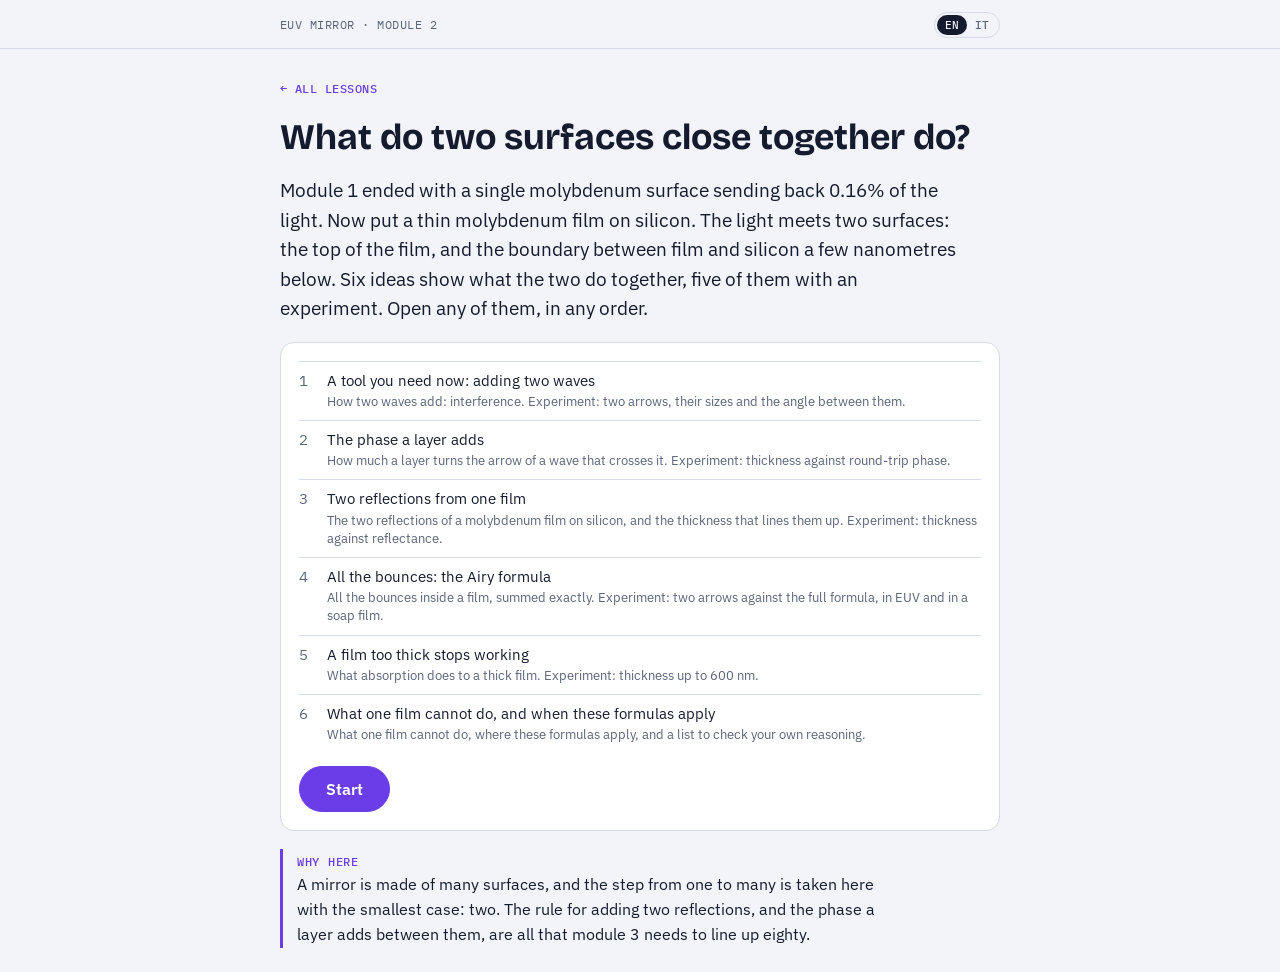
<file: module-2.html>
<!doctype html>
<html lang="en">
<head>
<meta charset="utf-8">
<meta name="viewport" content="width=device-width, initial-scale=1, viewport-fit=cover">
<title>EUV Module 2</title>
<meta name="description" content="Interactive lesson on interference in a single thin film: phase, the quarter-wave thickness and the Airy formula.">
<meta name="theme-color" content="#F2F4F9" media="(prefers-color-scheme: light)">
<meta name="theme-color" content="#0E1220" media="(prefers-color-scheme: dark)">
<meta name="mobile-web-app-capable" content="yes">
<meta name="apple-mobile-web-app-capable" content="yes">
<meta name="apple-mobile-web-app-status-bar-style" content="default">
<meta name="apple-mobile-web-app-title" content="Litho Lessons">
<link rel="manifest" href="manifest.webmanifest">
<link rel="apple-touch-icon" href="icon-180.png">
<link rel="icon" href="icon-180.png">
<link rel="stylesheet" href="https://fonts.googleapis.com/css2?family=Bricolage+Grotesque:opsz,wght@12..96,500;12..96,700&family=IBM+Plex+Sans:wght@400;500;600&family=IBM+Plex+Mono:wght@400;500&display=swap">
<link rel="stylesheet" href="lesson.css">
</head>
<body>
<div class="app" data-mode="home">
<header class="top"><div class="top-in">
  <div class="crumbs"><span id="where">EUV Mirror · Module 2</span><button class="linkbtn" id="menu">Menu</button><span id="count"></span><span class="lang" id="t-lang" role="group" aria-label="Language"><button data-l="en">EN</button><button data-l="it">IT</button></span></div>
  <div class="segs" id="segs"></div>
</div></header>

<main>

<section class="step" id="home">
  <a class="linkbtn" href="./" style="text-decoration:none;align-self:flex-start">← All lessons</a>
  <h1>What do two surfaces close together do?</h1>
  <p class="lead">Module 1 ended with a single molybdenum surface sending back 0.16% of the light. Now put a thin molybdenum film on silicon. The light meets two surfaces: the top of the film, and the boundary between film and silicon a few nanometres below. Six ideas show what the two do together, five of them with an experiment. Open any of them, in any order.</p>
  <div class="mode">
    <ol class="toc" id="toc"></ol>
    <button class="btn go" id="go">Start</button>
  </div>
  <p class="why">A mirror is made of many surfaces, and the step from one to many is taken here with the smallest case: two. The rule for adding two reflections, and the phase a layer adds between them, are all that module 3 needs to line up eighty.</p>
</section>

<section class="step" data-id="add" data-sum="How two waves add: interference. Experiment: two arrows, their sizes and the angle between them.">
  <h1>A tool you need now: adding two waves</h1>
  <p class="why">A film returns two reflections, and a detector sees one. This step gives the rule that combines them. It is the working principle of the whole mirror, used again for 80 reflections in module 3 and for the field inside the mirror in module 5.</p>
  <p>When two waves of the same wavelength overlap, their fields add point by point. The result depends on how the two are shifted against each other: their phase difference <span class="mono">φ</span>. Crest on crest, they reinforce. Crest on trough, they cancel.</p>
  <p>Module 1 gave the bookkeeping. Each wave is an arrow, with its amplitude as length and its phase as angle. Adding waves is adding arrows, tip to tail. The length of the resulting arrow is the amplitude <span class="mono">A</span> of the combined wave.</p>
  <div class="formula"><span>A² = a₁² + a₂² + 2·a₁·a₂·cos φ</span></div>
  <div class="lab">
    <canvas id="c-ph2" style="height:190px"></canvas>
    <canvas id="c-sum" style="height:140px"></canvas>
    <div class="ctrl"><label for="s-a2">Amplitude of wave 2</label><input type="range" id="s-a2" min="0" max="1" step="0.01" value="0.6"><output id="o-a2"></output></div>
    <div class="ctrl"><label for="s-phi">Phase difference</label><input type="range" id="s-phi" min="0" max="360" step="1" value="60"><output id="o-phi"></output></div>
    <div class="reads"><span><b>combined amplitude</b><span id="r-Asum"></span></span><span><b>combined intensity</b><span class="big" id="r-Isum"></span></span></div>
    <div class="tries"><span class="cap">Try</span>
      <button class="chip" data-set="s-a2:1 s-phi:0" data-note="Two equal waves in step: the amplitude doubles and the intensity is four times that of one wave.">In step</button>
      <button class="chip" data-set="s-a2:1 s-phi:180" data-note="Two equal waves half a turn apart: nothing is left.">Opposed</button>
      <button class="chip" data-set="s-a2:1 s-phi:90" data-note="A quarter turn apart the cosine is zero and the two intensities simply add: twice one wave.">A quarter turn</button>
      <div class="note" hidden></div>
    </div>
    <div class="cap">Wave 1 has amplitude 1. Intensity is given relative to wave 1 alone.</div>
  </div>
  <div class="after" hidden>
    <p><strong>Amplitudes add; intensities do not.</strong> Two equal waves in step give four times the intensity of one, not twice. Two equal waves half a turn apart give nothing at all. No energy is destroyed: at a mirror, the light that does not come back goes forward instead.</p>
    <p>This is interference, and it is the whole working principle of a multilayer mirror: arrange many weak reflections so that their arrows line up.</p>
    <div class="fcard">
      <div class="formula"><span>A² = a₁² + a₂² + 2·a₁·a₂·cos φ</span></div>
      <dl>
        <dt>Where it comes from</dt><dd>Draw the two waves as arrows, a₁ along the horizontal axis and a₂ at angle φ. Their sum has a horizontal part a₁ + a₂·cos φ and a vertical part a₂·sin φ. Pythagoras on those two parts, together with cos² φ + sin² φ = 1, gives the formula.</dd>
        <dt>Assumptions</dt><dd>Two waves of the same wavelength, travelling in the same direction, with a phase difference that stays fixed in time.</dd>
        <dt>The terms</dt><dd>a₁ and a₂ are the two amplitudes. φ is the phase difference between them. A is the amplitude of the combined wave, and A² its intensity.</dd>
        <dt>Check</dt><dd>φ = 0 gives (a₁ + a₂)²: the amplitudes add. φ = 180° gives (a₁ − a₂)²: they subtract. φ = 90° gives a₁² + a₂²: only in that case do the intensities simply add. Try all three in the experiment.</dd>
      </dl>
    </div>
  </div>
</section>

<section class="step" data-id="phase" data-sum="How much a layer turns the arrow of a wave that crosses it. Experiment: thickness against round-trip phase.">
  <h1>The phase a layer adds</h1>
  <p class="why">The rule for adding needs the angle between the two arrows. Part of that angle comes from the thickness of the film, which is the thing a designer can choose. This step computes it.</p>
  <p>A wave that crosses a layer comes out with its arrow turned. Module 1 gave the rule: crossing a thickness <span class="mono">d</span> in a material of index <span class="mono">n</span> turns the arrow by one full turn, 2π, for every wavelength-inside <span class="mono">λ/n</span> that fits in the layer. Call that angle <span class="mono">β</span>.</p>
  <p>Light reflected at the bottom of a film crosses it twice, down and back up. Compared with light reflected at the top, it comes out turned by <span class="mono">2β</span>.</p>
  <div class="formula"><span>β = <span class="frac"><span>2π·n·d</span><span>λ</span></span></span><span>round trip = 2β = <span class="frac"><span>4π·n·d</span><span>λ</span></span></span></div>
  <div class="lab">
    <canvas id="c-trip" style="height:220px"></canvas>
    <div class="ctrl"><label for="s-dp">Thickness</label><input type="range" id="s-dp" min="0" max="15" step="0.05" value="1.5"><output id="o-dp"></output></div>
    <div class="reads"><span><b>one crossing, β</b><span id="r-beta"></span></span><span><b>round trip, 2β</b><span id="r-trip"></span></span><span><b>in turns</b><span id="r-turns"></span></span></div>
    <div class="tries"><span class="cap">Try</span>
      <button class="chip" data-set="s-dp:3.65" data-note="A quarter of the wavelength inside molybdenum: the round trip is half a turn.">3.65 nm</button>
      <button class="chip" data-set="s-dp:7.3" data-note="Half a wavelength inside molybdenum: the round trip is one full turn, and the arrow is back where it started.">7.3 nm</button>
      <div class="note" hidden></div>
    </div>
    <div class="cap">A molybdenum film at 13.5 nm. The dial shows the arrow of the wave that went down and came back.</div>
  </div>
  <div class="after" hidden>
    <p><strong>A film a quarter of a wavelength thick turns the returning wave by half a turn.</strong> The wavelength meant here is the one inside the material, <span class="mono">λ/n = 14.6 nm</span> for molybdenum, so the quarter-wave thickness is 3.65 nm.</p>
    <p>This step counts only the real part of the index. The imaginary part <span class="mono">k</span> does its own job on the same trip: it shortens the arrow. Over 3.65 nm down and back the amplitude drops by about 2%.</p>
    <div class="fcard">
      <div class="formula"><span>2β = <span class="frac"><span>4π·n·d</span><span>λ</span></span></span></div>
      <dl>
        <dt>Where it comes from</dt><dd>One turn is 2π. The number of wavelengths that fit in one crossing is d divided by the wavelength inside the material, λ/n. Multiply the two, and double for the return trip.</dd>
        <dt>Assumptions</dt><dd>A film with flat, parallel faces, and light travelling perpendicular to it. At an angle the phase is smaller: d is replaced by d·cos θ, with θ the angle of the ray inside the film.</dd>
        <dt>The terms</dt><dd>n is the real part of the film's index. d is its thickness. λ is the wavelength in vacuum. β is the phase of one crossing.</dd>
        <dt>Check</dt><dd>d = 0 gives no turn. A film one wavelength-inside thick, 14.6 nm, gives two full turns on the round trip: set 14.6 nm and read about 720°.</dd>
      </dl>
    </div>
  </div>
</section>

<section class="step" data-id="film" data-sum="The two reflections of a molybdenum film on silicon, and the thickness that lines them up. Experiment: thickness against reflectance.">
  <h1>Two reflections from one film</h1>
  <p class="why">Both pieces are ready: how arrows add, and how a layer turns them. This step puts them on the real film, with the reflections of module 1, and finds the best thickness. It is the first design choice of the project.</p>
  <p>Now the two reflections of a molybdenum film on silicon. From module 1: the top surface, vacuum to molybdenum, reflects with <span class="mono">r₁ = +0.040</span>. The bottom surface, molybdenum to silicon, reflects with <span class="mono">r₂ = −0.039</span>. Almost equal in size, opposite in sign.</p>
  <p>The second wave also makes the round trip through the film, so its arrow arrives turned by <span class="mono">2β</span> and slightly shortened by absorption. The reflection of the film is the sum of the two arrows.</p>
  <div class="formula"><span>r ≈ r₁ + r₂ · e<sup>i·2β</sup></span></div>
  <div class="lab">
    <canvas id="c-rr" style="height:170px"></canvas>
    <div class="cap">Arrows: <span class="mo">top reflection</span>, <span class="si">bottom reflection after its round trip</span>, and their sum.</div>
    <canvas id="c-Rd" style="height:210px"></canvas>
    <div class="cap">Reflectance against thickness. The dashed line is a single molybdenum surface.</div>
    <div class="ctrl"><label for="s-df">Thickness</label><input type="range" id="s-df" min="0" max="15" step="0.01" value="0.5"><output id="o-df"></output></div>
    <div class="reads"><span><b>R of the film</b><span class="big" id="r-Rf"></span></span><span><b>compared with one surface</b><span id="r-ratio"></span></span></div>
    <div class="tries"><span class="cap">Try</span>
      <button class="chip" data-set="s-df:0" data-note="No film: the two arrows nearly cancel, and what is left is the bare silicon surface.">0 nm</button>
      <button class="chip" data-set="s-df:3.61" data-note="The best thickness: the two arrows are almost parallel, and the film reflects almost four times as much as one surface.">3.61 nm</button>
      <button class="chip" data-set="s-df:7.3" data-note="A full turn on the round trip brings the second arrow back against the first: the film reflects almost nothing again.">7.3 nm</button>
      <div class="note" hidden></div>
    </div>
  </div>
  <div class="after" hidden>
    <p><strong>Two flips make the arrows line up.</strong> The minus sign of <span class="mono">r₂</span> is one half turn, the round trip is the other. Together they bring the second arrow almost parallel to the first, and the amplitudes add: approximately <span class="mono">0.040 + 0.038 = 0.078</span>. Squared, that is about 0.61%, almost four times a single surface.</p>
    <p>The two-arrow sum of this step gives 3.86 times a single surface, and the exact formula of the next step 3.85 times. It is not 4 for small reasons you can see in the arrows. The bottom reflection is a little weaker than the top one. Absorption shortens it by another 2%. And at the best thickness the two arrows are almost, not exactly, parallel: they differ by less than one degree.</p>
    <p>The peak sits at 3.61 nm, a little below the quarter-wave value of 3.65 nm. The quarter-wave rule uses only the real part of the index, so for an absorbing film it is a first estimate. The complex indices move the thickness at which the two arrows are exactly parallel to 3.63 nm, and absorption favours a slightly thinner film still. With all bounces included the peak is 0.608%. At the 6° used in scanners, for s polarization, it moves to 3.63 nm and 0.623%.</p>
    <p>At <span class="mono">d = 0</span> the two arrows nearly cancel, as they should. With no film the light goes from vacuum straight to silicon, which reflects almost nothing.</p>
    <div class="fcard">
      <div class="formula"><span>r ≈ r₁ + r₂ · e<sup>i·2β</sup></span></div>
      <dl>
        <dt>Where it comes from</dt><dd>Add the arrows of the two reflected waves. The first is r₁. The second has travelled down and back, so it carries the factor e<sup>i·2β</sup>, with the complex index inside β: the real part turns the arrow, the imaginary part shortens it.</dd>
        <dt>Assumptions</dt><dd>Both surfaces are weak. Almost all the light reaches the bottom surface and comes back out, so the transmission through the top surface is taken as 1, and light that bounces more than once inside the film is ignored. Perpendicular incidence, flat and sharp surfaces.</dd>
        <dt>The terms</dt><dd>r₁ is the reflection of the top surface and r₂ that of the bottom surface, each from the Fresnel formula. β = 2π·ñ·d/λ is the complex phase of one crossing.</dd>
        <dt>Check</dt><dd>At d = 0 the formula gives r₁ + r₂ ≈ 0.0005 − 0.0009i, so R = 0.0001%: the tiny reflectance of bare silicon. Set the thickness to 0 and read it.</dd>
      </dl>
    </div>
  </div>
</section>

<section class="step" data-id="airy" data-sum="All the bounces inside a film, summed exactly. Experiment: two arrows against the full formula, in EUV and in a soap film.">
  <h1>All the bounces: the Airy formula</h1>
  <p class="why">The last step kept two reflections and ignored the light that keeps bouncing inside the film. Before building on that shortcut, this step checks what it leaves out. The answer explains why EUV mirrors can be reasoned about with simple arrows.</p>
  <p>The two-arrow sum left something out. The wave coming back up meets the top surface from below. A small part of it is reflected down again, bounces off the bottom once more, and so on. Each extra round trip multiplies the wave by the same factor.</p>
  <p>Adding infinitely many terms, each a fixed factor <span class="mono">x</span> times the one before, is called a geometric series. When <span class="mono">x</span> is smaller than 1 in size, the sum is finite:</p>
  <div class="formula"><span>1 + x + x² + x³ + … = <span class="frac"><span>1</span><span>1 − x</span></span></span></div>
  <p>Summing all the bounces this way gives the exact reflection of a single film, the Airy formula:</p>
  <div class="formula"><span>r = <span class="frac"><span>r₁ + r₂ · e<sup>i·2β</sup></span><span>1 + r₁ · r₂ · e<sup>i·2β</sup></span></span></span></div>
  <div class="lab">
    <div class="toggle" id="t-sys"><button data-s="euv" aria-pressed="true">Mo film on Si, 13.5 nm</button><button data-s="soap" aria-pressed="false">Soap film in air, 550 nm</button></div>
    <canvas id="c-airy" style="height:220px"></canvas>
    <div class="cap">Solid: all bounces. Dashed: two arrows only.</div>
    <div class="ctrl"><label for="s-da">Thickness</label><input type="range" id="s-da" min="0" max="1" step="0.002" value="0.24"><output id="o-da"></output></div>
    <div class="reads"><span><b>two arrows only</b><span id="r-two"></span></span><span><b>all bounces</b><span id="r-all"></span></span></div>
    <div class="tries"><span class="cap">Try</span>
      <button class="chip" data-set="t-sys:0" data-note="Each surface reflects about 4% of the amplitude, and the two curves are almost indistinguishable.">Mo film</button>
      <button class="chip" data-set="t-sys:1" data-note="Each surface reflects 14% of the amplitude, and the extra bounces show: the exact curve peaks lower than the two-arrow one.">Soap film</button>
      <div class="note" hidden></div>
    </div>
  </div>
  <div class="after" hidden>
    <p>A quick check of the series: <span class="mono">1 + 0.5 + 0.25 + 0.125 + …</span> has <span class="mono">x = 0.5</span> and adds up to <span class="mono">1/(1 − 0.5) = 2</span>.</p>
    <p><strong>In EUV, two arrows are almost the whole story.</strong> Each surface reflects about 4% of the amplitude, so a wave that bounces twice more is weaker by a factor 0.0015. The soap film shows the other case: each surface reflects 14% of the amplitude, and the exact curve peaks at 7.7% against 8.0% for two arrows only.</p>
    <p>This is why EUV mirrors are simple to reason about, and also why they need so many layers: each surface does very little.</p>
    <div class="fcard">
      <div class="formula"><span>r = <span class="frac"><span>r₁ + r₂ · e<sup>i·2β</sup></span><span>1 + r₁ · r₂ · e<sup>i·2β</sup></span></span></span></div>
      <dl>
        <dt>Where it comes from</dt><dd>Follow the wave, writing P for e<sup>i·2β</sup>. The first reflection is r₁. The part that enters, reflects at the bottom and leaves contributes t·t′·r₂·P. Each further round trip multiplies by −r₁·r₂·P, because seen from inside the film the top surface reflects with −r₁. Summing the geometric series, with t·t′ = 1 − r₁², gives r = r₁ + (1 − r₁²)·r₂·P / (1 + r₁·r₂·P). Put both terms over the same denominator: the numerator becomes r₁ + r₁²·r₂·P + r₂·P − r₁²·r₂·P, and the two middle terms with r₁² cancel.</dd>
        <dt>Assumptions</dt><dd>One film with flat, parallel, sharp faces. Light of a single wavelength, perpendicular to the film. Nothing else: for this ideal film the formula is exact.</dd>
        <dt>The terms</dt><dd>r₁ and r₂ are the Fresnel reflections of the top and bottom surfaces. t and t′ are the transmissions through the top surface, going down and coming up. β = 2π·ñ·d/λ.</dd>
        <dt>Check</dt><dd>With d = 0 the formula becomes (r₁ + r₂)/(1 + r₁·r₂). Written out with the three indices, that reduces exactly to (n₁ − n₃)/(n₁ + n₃): the film has vanished and the Fresnel formula for the two outer materials is back. When r₁·r₂ is tiny, the denominator is 1 and the two-arrow sum is recovered.</dd>
      </dl>
    </div>
  </div>
</section>

<section class="step" data-id="thick" data-sum="What absorption does to a thick film. Experiment: thickness up to 600 nm.">
  <h1>A film too thick stops working</h1>
  <p class="why">If one film gives 0.61%, an obvious idea is to use more molybdenum. This step shows why that fails. The failure is the reason the mirror is made of thin layers with silicon in between.</p>
  <p>Keep adding molybdenum. Every extra 7.3 nm the round trip gains a full turn and the pattern repeats: peaks where the arrows line up, dips where they oppose. But the bottom reflection has to cross more and more absorbing material.</p>
  <div class="lab">
    <canvas id="c-thick2" style="height:220px"></canvas>
    <div class="cap">Molybdenum film on silicon, all bounces included. The dashed line is a single molybdenum surface.</div>
    <div class="ctrl"><label for="s-dt">Thickness</label><input type="range" id="s-dt" min="0" max="600" step="0.5" value="20"><output id="o-dt"></output></div>
    <div class="reads"><span><b>R of the film</b><span id="r-Rt"></span></span><span><b>strength of the returning wave</b><span id="r-back"></span></span></div>
    <div class="tries"><span class="cap">Try</span>
      <button class="chip" data-set="s-dt:20" data-note="The bottom surface is still well lit: peaks and dips follow each other every 7.3 nm.">20 nm</button>
      <button class="chip" data-set="s-dt:500" data-note="The returning wave has almost faded away, and the film reflects almost like a single molybdenum surface.">500 nm</button>
      <div class="note" hidden></div>
    </div>
  </div>
  <div class="after" hidden>
    <p><strong>Past a few hundred nanometres, only the top surface is left.</strong> The returning wave fades as <span class="mono">e<sup>−d/L</sup></span>, with the same <span class="mono">L = 167 nm</span> as in module 1.</p>
    <p>The lesson for a mirror: more molybdenum does not mean more reflection. To use many surfaces the light must reach them and come back, so the absorbing layers have to stay thin, separated by something nearly transparent. That something is silicon.</p>
    <div class="fcard">
      <div class="formula"><span>|r₂ · e<sup>i·2β</sup>| = |r₂| · e<sup>−d/L</sup></span></div>
      <dl>
        <dt>Where it comes from</dt><dd>In module 1 the intensity fell as e<sup>−z/L</sup> over a path z, so the amplitude falls as e<sup>−z/(2L)</sup>. The round trip has path z = 2d. The two factors of 2 cancel and leave e<sup>−d/L</sup>.</dd>
        <dt>Assumptions</dt><dd>A uniform film and perpendicular light, as for L itself.</dd>
        <dt>The terms</dt><dd>d is the film thickness. L = λ/(4πk) is the attenuation length of the film material. The left-hand side is the length of the second arrow.</dd>
        <dt>Check</dt><dd>At d = 3.65 nm the factor is e<sup>−3.65/167</sup> = 0.978: the 2% loss quoted two steps ago. At d = 167 nm it is 0.37. Set 167 nm and read 37%.</dd>
      </dl>
    </div>
  </div>
</section>

<section class="step" data-id="apply" data-sum="What one film cannot do, where these formulas apply, and a list to check your own reasoning.">
  <h1>What one film cannot do, and when these formulas apply</h1>
  <p class="why">A film reaches 0.61% and stops there. This step says what is still missing, which is what module 3 supplies, and marks the limits of the formulas of this module.</p>
  <p>The best single film reflects 0.61%. That is almost four times one surface, and still a hundred times short of a useful mirror.</p>
  <p>The way forward is in the arrows. One film lines up two reflections. A stack of films could line up dozens.</p>
  <div class="after" hidden>
    <p><strong>One film, two surfaces, a factor of almost four.</strong> The same idea repeated is the multilayer mirror: 40 pairs give 80 surfaces whose arrows can be lined up. Module 3 extends the bookkeeping to any number of layers.</p>
    <p>Making the film thicker does not help: it has only two surfaces however thick it is, and a thick one hides the bottom surface behind absorption. Stacking does. Two films on a base already have three surfaces, and one application of the Airy formula is no longer enough: the bookkeeping has to be extended.</p>
    <p>The Airy formula takes one value of thickness. A film whose thickness varies between 3 nm and 4 nm from place to place can still be described patch by patch, as an approximation, if the thickness changes slowly along the surface.</p>
    <h2>What to carry forward</h2>
    <ul class="carry">
      <li><strong>A² = a₁² + a₂² + 2·a₁·a₂·cos φ.</strong> Use it whenever two waves of the same wavelength overlap with a fixed phase difference. Amplitudes add, intensities do not.</li>
      <li><strong>Round trip 2β = 4π·n·d/λ.</strong> Use it for the phase gained by crossing a flat film twice. At an angle, multiply by the cosine of the angle inside the film.</li>
      <li><strong>r = (r₁ + r₂·e<sup>i·2β</sup>)/(1 + r₁·r₂·e<sup>i·2β</sup>).</strong> Exact for one ideal film. In EUV the denominator differs from 1 by about 0.2%. It is not enough for two or more films.</li>
    </ul>
    <h2>To retrace the reasoning</h2>
    <div>
      <details><summary>Why can two reflections give four times the intensity of one?</summary><p>Amplitudes add before squaring: 1 + 1 = 2, and 2² = 4.</p></details>
      <details><summary>Where does 2β = 4π·n·d/λ come from?</summary><p>One crossing turns the arrow by 2π for every wavelength-inside, λ/n, that fits in d. The reflected wave crosses twice.</p></details>
      <details><summary>Why is the best thickness a quarter of a wavelength?</summary><p>The bottom reflection starts out flipped. A quarter wave down and a quarter back make half a turn, which flips it again and lines it up with the top reflection.</p></details>
      <details><summary>What does the Airy formula add to the two-arrow sum?</summary><p>All the further bounces inside the film, summed as a geometric series. In EUV they change the result by about 0.3%.</p></details>
      <details><summary>Why does a thick film reflect like a single surface?</summary><p>The wave from the bottom surface is absorbed on its way down and back, by the factor e<sup>−d/L</sup>.</p></details>
    </div>
  </div>
</section>

</main>

<footer class="nav"><div class="nav-in">
  <button class="btn" id="back">Back</button>
  <span class="hint" id="hint"></span>
  <button class="btn go" id="next">Continue</button>
</div></footer>
</div>

<script src="cxro.js"></script>
<script src="lesson.js"></script>
<script>
Object.assign(IT, {
  "What do two surfaces close together do?": "Cosa fanno due superfici vicine?",
  "Module 1 ended with a single molybdenum surface sending back 0.16% of the light. Now put a thin molybdenum film on silicon. The light meets two surfaces: the top of the film, and the boundary between film and silicon a few nanometres below.": "Il modulo 1 si è chiuso con una singola superficie di molibdeno che rimanda indietro lo 0,16% della luce. Ora metti un film sottile di molibdeno sul silicio. La luce incontra due superfici: la faccia superiore del film e il confine tra film e silicio, pochi nanometri più sotto.",
  "A tool you need now: adding two waves": "Uno strumento che serve adesso: sommare due onde",
  "When two waves of the same wavelength overlap, their fields add point by point. The result depends on how the two are shifted against each other: their phase difference <span class=\"mono\">φ</span>. Crest on crest, they reinforce. Crest on trough, they cancel.": "Quando due onde della stessa lunghezza d'onda si sovrappongono, i loro campi si sommano punto per punto. Il risultato dipende da quanto sono spostate l'una rispetto all'altra: la loro differenza di fase <span class=\"mono\">φ</span>. Cresta su cresta, si rinforzano. Cresta su valle, si cancellano.",
  "Module 1 gave the bookkeeping. Each wave is an arrow, with its amplitude as length and its phase as angle. Adding waves is adding arrows, tip to tail. The length of the resulting arrow is the amplitude <span class=\"mono\">A</span> of the combined wave.": "Il modulo 1 ha dato il modo di tenere i conti. Ogni onda è una freccia, con l'ampiezza come lunghezza e la fase come angolo. Sommare onde è sommare frecce, punta contro coda. La lunghezza della freccia risultante è l'ampiezza <span class=\"mono\">A</span> dell'onda complessiva.",
  "Amplitude of wave 2": "Ampiezza dell'onda 2",
  "Phase difference": "Differenza di fase",
  "combined amplitude": "ampiezza complessiva",
  "combined intensity": "intensità complessiva",
  "Wave 1 has amplitude 1. Intensity is given relative to wave 1 alone.": "L'onda 1 ha ampiezza 1. L'intensità è riferita alla sola onda 1.",
  "<strong>Amplitudes add; intensities do not.</strong> Two equal waves in step give four times the intensity of one, not twice. Two equal waves half a turn apart give nothing at all. No energy is destroyed: at a mirror, the light that does not come back goes forward instead.": "<strong>Si sommano le ampiezze, non le intensità.</strong> Due onde uguali in fase danno quattro volte l'intensità di una, non due. Due onde uguali sfasate di mezzo giro non danno nulla. Nessuna energia viene distrutta: in uno specchio la luce che non torna indietro prosegue in avanti.",
  "This is interference, and it is the whole working principle of a multilayer mirror: arrange many weak reflections so that their arrows line up.": "Questa è l'interferenza, ed è tutto il principio di funzionamento di uno specchio multistrato: disporre molte riflessioni deboli in modo che le loro frecce si allineino.",
  "Draw the two waves as arrows, a₁ along the horizontal axis and a₂ at angle φ. Their sum has a horizontal part a₁ + a₂·cos φ and a vertical part a₂·sin φ. Pythagoras on those two parts, together with cos² φ + sin² φ = 1, gives the formula.": "Disegna le due onde come frecce, a₁ lungo l'asse orizzontale e a₂ all'angolo φ. La loro somma ha una parte orizzontale a₁ + a₂·cos φ e una parte verticale a₂·sin φ. Pitagora su queste due parti, insieme a cos² φ + sin² φ = 1, dà la formula.",
  "Two waves of the same wavelength, travelling in the same direction, with a phase difference that stays fixed in time.": "Due onde della stessa lunghezza d'onda, che viaggiano nella stessa direzione, con una differenza di fase che resta fissa nel tempo.",
  "a₁ and a₂ are the two amplitudes. φ is the phase difference between them. A is the amplitude of the combined wave, and A² its intensity.": "a₁ e a₂ sono le due ampiezze. φ è la differenza di fase tra loro. A è l'ampiezza dell'onda complessiva, e A² la sua intensità.",
  "φ = 0 gives (a₁ + a₂)²: the amplitudes add. φ = 180° gives (a₁ − a₂)²: they subtract. φ = 90° gives a₁² + a₂²: only in that case do the intensities simply add. Try all three in the experiment.": "φ = 0 dà (a₁ + a₂)²: le ampiezze si sommano. φ = 180° dà (a₁ − a₂)²: si sottraggono. φ = 90° dà a₁² + a₂²: solo in quel caso le intensità si sommano semplicemente. Prova tutti e tre nell'esperimento.",
  "The phase a layer adds": "La fase aggiunta da uno strato",
  "A wave that crosses a layer comes out with its arrow turned. Module 1 gave the rule: crossing a thickness <span class=\"mono\">d</span> in a material of index <span class=\"mono\">n</span> turns the arrow by one full turn, 2π, for every wavelength-inside <span class=\"mono\">λ/n</span> that fits in the layer. Call that angle <span class=\"mono\">β</span>.": "Un'onda che attraversa uno strato ne esce con la freccia ruotata. Il modulo 1 ha dato la regola: attraversare uno spessore <span class=\"mono\">d</span> in un materiale di indice <span class=\"mono\">n</span> ruota la freccia di un giro completo, 2π, per ogni lunghezza d'onda nel materiale <span class=\"mono\">λ/n</span> che entra nello strato. Chiama quell'angolo <span class=\"mono\">β</span>.",
  "Light reflected at the bottom of a film crosses it twice, down and back up. Compared with light reflected at the top, it comes out turned by <span class=\"mono\">2β</span>.": "La luce riflessa in fondo a un film lo attraversa due volte, in giù e di nuovo in su. Rispetto alla luce riflessa in cima, esce ruotata di <span class=\"mono\">2β</span>.",
  "Thickness": "Spessore",
  "one crossing, β": "un attraversamento, β",
  "round trip, 2β": "andata e ritorno, 2β",
  "in turns": "in giri",
  "A molybdenum film at 13.5 nm. The dial shows the arrow of the wave that went down and came back.": "Un film di molibdeno a 13,5 nm. Il quadrante mostra la freccia dell'onda che è scesa ed è tornata.",
  "<strong>A film a quarter of a wavelength thick turns the returning wave by half a turn.</strong> The wavelength meant here is the one inside the material, <span class=\"mono\">λ/n = 14.6 nm</span> for molybdenum, so the quarter-wave thickness is 3.65 nm.": "<strong>Un film spesso un quarto di lunghezza d'onda ruota l'onda di ritorno di mezzo giro.</strong> La lunghezza d'onda qui è quella dentro il materiale, <span class=\"mono\">λ/n = 14,6 nm</span> per il molibdeno, quindi lo spessore a quarto d'onda è 3,65 nm.",
  "This step counts only the real part of the index. The imaginary part <span class=\"mono\">k</span> does its own job on the same trip: it shortens the arrow. Over 3.65 nm down and back the amplitude drops by about 2%.": "Questo passo conta solo la parte reale dell'indice. La parte immaginaria <span class=\"mono\">k</span> fa il suo lavoro sullo stesso percorso: accorcia la freccia. In 3,65 nm di andata e ritorno l'ampiezza cala di circa il 2%.",
  "One turn is 2π. The number of wavelengths that fit in one crossing is d divided by the wavelength inside the material, λ/n. Multiply the two, and double for the return trip.": "Un giro è 2π. Il numero di lunghezze d'onda che entrano in un attraversamento è d diviso per la lunghezza d'onda nel materiale, λ/n. Moltiplica i due, e raddoppia per il ritorno.",
  "A film with flat, parallel faces, and light travelling perpendicular to it. At an angle the phase is smaller: d is replaced by d·cos θ, with θ the angle of the ray inside the film.": "Un film con facce piane e parallele, e luce che viaggia perpendicolare al film. Con un angolo la fase è più piccola: d va sostituito con d·cos θ, dove θ è l'angolo del raggio dentro il film.",
  "n is the real part of the film's index. d is its thickness. λ is the wavelength in vacuum. β is the phase of one crossing.": "n è la parte reale dell'indice del film. d è il suo spessore. λ è la lunghezza d'onda nel vuoto. β è la fase di un attraversamento.",
  "d = 0 gives no turn. A film one wavelength-inside thick, 14.6 nm, gives two full turns on the round trip: set 14.6 nm and read about 720°.": "d = 0 non dà alcuna rotazione. Un film spesso una lunghezza d'onda nel materiale, 14,6 nm, dà due giri completi nell'andata e ritorno: imposta 14,6 nm e leggi circa 720°.",
  "Two reflections from one film": "Due riflessioni da un solo film",
  "Now the two reflections of a molybdenum film on silicon. From module 1: the top surface, vacuum to molybdenum, reflects with <span class=\"mono\">r₁ = +0.040</span>. The bottom surface, molybdenum to silicon, reflects with <span class=\"mono\">r₂ = −0.039</span>. Almost equal in size, opposite in sign.": "Ora le due riflessioni di un film di molibdeno sul silicio. Dal modulo 1: la superficie superiore, da vuoto a molibdeno, riflette con <span class=\"mono\">r₁ = +0,040</span>. La superficie inferiore, da molibdeno a silicio, riflette con <span class=\"mono\">r₂ = −0,039</span>. Quasi uguali in grandezza, opposte in segno.",
  "The second wave also makes the round trip through the film, so its arrow arrives turned by <span class=\"mono\">2β</span> and slightly shortened by absorption. The reflection of the film is the sum of the two arrows.": "La seconda onda fa anche l'andata e ritorno nel film, quindi la sua freccia arriva ruotata di <span class=\"mono\">2β</span> e leggermente accorciata dall'assorbimento. La riflessione del film è la somma delle due frecce.",
  "Arrows: <span class=\"mo\">top reflection</span>, <span class=\"si\">bottom reflection after its round trip</span>, and their sum.": "Frecce: <span class=\"mo\">riflessione superiore</span>, <span class=\"si\">riflessione inferiore dopo l'andata e ritorno</span>, e la loro somma.",
  "Reflectance against thickness. The dashed line is a single molybdenum surface.": "Riflettanza in funzione dello spessore. La linea tratteggiata è una singola superficie di molibdeno.",
  "R of the film": "R del film",
  "compared with one surface": "rispetto a una superficie",
  "At <span class=\"mono\">d = 0</span> the two arrows nearly cancel, as they should. With no film the light goes from vacuum straight to silicon, which reflects almost nothing.": "A <span class=\"mono\">d = 0</span> le due frecce quasi si cancellano, come deve essere. Senza film la luce va dal vuoto direttamente al silicio, che non riflette quasi nulla.",
  "Add the arrows of the two reflected waves. The first is r₁. The second has travelled down and back, so it carries the factor e<sup>i·2β</sup>, with the complex index inside β: the real part turns the arrow, the imaginary part shortens it.": "Somma le frecce delle due onde riflesse. La prima è r₁. La seconda è scesa e risalita, quindi porta il fattore e<sup>i·2β</sup>, con l'indice complesso dentro β: la parte reale ruota la freccia, la parte immaginaria la accorcia.",
  "Both surfaces are weak. Almost all the light reaches the bottom surface and comes back out, so the transmission through the top surface is taken as 1, and light that bounces more than once inside the film is ignored. Perpendicular incidence, flat and sharp surfaces.": "Entrambe le superfici sono deboli. Quasi tutta la luce raggiunge la superficie inferiore e torna fuori, quindi la trasmissione attraverso la superficie superiore è presa uguale a 1, e la luce che rimbalza più di una volta dentro il film è ignorata. Incidenza perpendicolare, superfici piane e nette.",
  "r₁ is the reflection of the top surface and r₂ that of the bottom surface, each from the Fresnel formula. β = 2π·ñ·d/λ is the complex phase of one crossing.": "r₁ è la riflessione della superficie superiore e r₂ quella della superficie inferiore, ciascuna dalla formula di Fresnel. β = 2π·ñ·d/λ è la fase complessa di un attraversamento.",
  "At d = 0 the formula gives r₁ + r₂ ≈ 0.0005 − 0.0009i, so R = 0.0001%: the tiny reflectance of bare silicon. Set the thickness to 0 and read it.": "A d = 0 la formula dà r₁ + r₂ ≈ 0,0005 − 0,0009i, quindi R = 0,0001%: la minuscola riflettanza del silicio nudo. Porta lo spessore a 0 e leggila.",
  "All the bounces: the Airy formula": "Tutti i rimbalzi: la formula di Airy",
  "The two-arrow sum left something out. The wave coming back up meets the top surface from below. A small part of it is reflected down again, bounces off the bottom once more, and so on. Each extra round trip multiplies the wave by the same factor.": "La somma di due frecce ha lasciato fuori qualcosa. L'onda che risale incontra la superficie superiore da sotto. Una piccola parte viene riflessa di nuovo in giù, rimbalza ancora sul fondo, e così via. Ogni andata e ritorno in più moltiplica l'onda per lo stesso fattore.",
  "Adding infinitely many terms, each a fixed factor <span class=\"mono\">x</span> times the one before, is called a geometric series. When <span class=\"mono\">x</span> is smaller than 1 in size, the sum is finite:": "Sommare infiniti termini, ciascuno pari a un fattore fisso <span class=\"mono\">x</span> per il precedente, si chiama serie geometrica. Quando <span class=\"mono\">x</span> è in grandezza minore di 1, la somma è finita:",
  "Summing all the bounces this way gives the exact reflection of a single film, the Airy formula:": "Sommando così tutti i rimbalzi si ottiene la riflessione esatta di un singolo film, la formula di Airy:",
  "Mo film on Si, 13.5 nm": "Film di Mo su Si, 13,5 nm",
  "Soap film in air, 550 nm": "Film di sapone in aria, 550 nm",
  "Solid: all bounces. Dashed: two arrows only.": "Linea piena: tutti i rimbalzi. Tratteggiata: solo due frecce.",
  "two arrows only": "solo due frecce",
  "all bounces": "tutti i rimbalzi",
  "<strong>In EUV, two arrows are almost the whole story.</strong> Each surface reflects about 4% of the amplitude, so a wave that bounces twice more is weaker by a factor 0.0015. The soap film shows the other case: each surface reflects 14% of the amplitude, and the exact curve peaks at 7.7% against 8.0% for two arrows only.": "<strong>In EUV, due frecce sono quasi tutta la storia.</strong> Ogni superficie riflette circa il 4% dell'ampiezza, quindi un'onda che rimbalza altre due volte è più debole di un fattore 0,0015. Il film di sapone mostra l'altro caso: ogni superficie riflette il 14% dell'ampiezza, e la curva esatta ha il massimo a 7,7% contro 8,0% con sole due frecce.",
  "This is why EUV mirrors are simple to reason about, and also why they need so many layers: each surface does very little.": "Per questo gli specchi EUV sono semplici da ragionare, e anche per questo hanno bisogno di così tanti strati: ogni superficie fa pochissimo.",
  "One film with flat, parallel, sharp faces. Light of a single wavelength, perpendicular to the film. Nothing else: for this ideal film the formula is exact.": "Un solo film con facce piane, parallele e nette. Luce di una sola lunghezza d'onda, perpendicolare al film. Nient'altro: per questo film ideale la formula è esatta.",
  "r₁ and r₂ are the Fresnel reflections of the top and bottom surfaces. t and t′ are the transmissions through the top surface, going down and coming up. β = 2π·ñ·d/λ.": "r₁ e r₂ sono le riflessioni di Fresnel delle superfici superiore e inferiore. t e t′ sono le trasmissioni attraverso la superficie superiore, in discesa e in salita. β = 2π·ñ·d/λ.",
  "With d = 0 the formula becomes (r₁ + r₂)/(1 + r₁·r₂). Written out with the three indices, that reduces exactly to (n₁ − n₃)/(n₁ + n₃): the film has vanished and the Fresnel formula for the two outer materials is back. When r₁·r₂ is tiny, the denominator is 1 and the two-arrow sum is recovered.": "Con d = 0 la formula diventa (r₁ + r₂)/(1 + r₁·r₂). Scritta con i tre indici, si riduce esattamente a (n₁ − n₃)/(n₁ + n₃): il film è sparito ed è tornata la formula di Fresnel per i due materiali esterni. Quando r₁·r₂ è minuscolo il denominatore vale 1 e si ritrova la somma di due frecce.",
  "A film too thick stops working": "Un film troppo spesso smette di funzionare",
  "Keep adding molybdenum. Every extra 7.3 nm the round trip gains a full turn and the pattern repeats: peaks where the arrows line up, dips where they oppose. But the bottom reflection has to cross more and more absorbing material.": "Continua ad aggiungere molibdeno. Ogni 7,3 nm in più l'andata e ritorno guadagna un giro completo e il disegno si ripete: massimi dove le frecce si allineano, minimi dove si oppongono. Ma la riflessione inferiore deve attraversare sempre più materiale che assorbe.",
  "Molybdenum film on silicon, all bounces included. The dashed line is a single molybdenum surface.": "Film di molibdeno su silicio, con tutti i rimbalzi. La linea tratteggiata è una singola superficie di molibdeno.",
  "strength of the returning wave": "forza dell'onda di ritorno",
  "<strong>Past a few hundred nanometres, only the top surface is left.</strong> The returning wave fades as <span class=\"mono\">e<sup>−d/L</sup></span>, with the same <span class=\"mono\">L = 167 nm</span> as in module 1.": "<strong>Oltre qualche centinaio di nanometri resta solo la superficie superiore.</strong> L'onda di ritorno si attenua come <span class=\"mono\">e<sup>−d/L</sup></span>, con lo stesso <span class=\"mono\">L = 167 nm</span> del modulo 1.",
  "The lesson for a mirror: more molybdenum does not mean more reflection. To use many surfaces the light must reach them and come back, so the absorbing layers have to stay thin, separated by something nearly transparent. That something is silicon.": "La lezione per uno specchio: più molibdeno non significa più riflessione. Per usare molte superfici la luce deve raggiungerle e tornare, quindi gli strati che assorbono devono restare sottili, separati da qualcosa di quasi trasparente. Quel qualcosa è il silicio.",
  "In module 1 the intensity fell as e<sup>−z/L</sup> over a path z, so the amplitude falls as e<sup>−z/(2L)</sup>. The round trip has path z = 2d. The two factors of 2 cancel and leave e<sup>−d/L</sup>.": "Nel modulo 1 l'intensità calava come e<sup>−z/L</sup> lungo un percorso z, quindi l'ampiezza cala come e<sup>−z/(2L)</sup>. L'andata e ritorno ha percorso z = 2d. I due fattori 2 si cancellano e resta e<sup>−d/L</sup>.",
  "A uniform film and perpendicular light, as for L itself.": "Un film uniforme e luce perpendicolare, come per L.",
  "d is the film thickness. L = λ/(4πk) is the attenuation length of the film material. The left-hand side is the length of the second arrow.": "d è lo spessore del film. L = λ/(4πk) è la lunghezza di attenuazione del materiale del film. Il membro di sinistra è la lunghezza della seconda freccia.",
  "At d = 3.65 nm the factor is e<sup>−3.65/167</sup> = 0.978: the 2% loss quoted two steps ago. At d = 167 nm it is 0.37. Set 167 nm and read 37%.": "A d = 3,65 nm il fattore è e<sup>−3,65/167</sup> = 0,978: la perdita del 2% citata due passi fa. A d = 167 nm vale 0,37. Imposta 167 nm e leggi 37%.",
  "What one film cannot do, and when these formulas apply": "Cosa un solo film non può fare, e quando valgono queste formule",
  "The best single film reflects 0.61%. That is almost four times one surface, and still a hundred times short of a useful mirror.": "Il miglior film singolo riflette lo 0,61%. È quasi quattro volte una superficie, e ancora cento volte meno di uno specchio utile.",
  "The way forward is in the arrows. One film lines up two reflections. A stack of films could line up dozens.": "La strada è nelle frecce. Un film allinea due riflessioni. Una pila di film potrebbe allinearne decine.",
  "<strong>One film, two surfaces, a factor of almost four.</strong> The same idea repeated is the multilayer mirror: 40 pairs give 80 surfaces whose arrows can be lined up. Module 3 extends the bookkeeping to any number of layers.": "<strong>Un film, due superfici, un fattore quasi quattro.</strong> La stessa idea ripetuta è lo specchio multistrato: 40 coppie danno 80 superfici le cui frecce si possono allineare. Il modulo 3 estende i conti a un numero qualsiasi di strati.",
  "What to carry forward": "Cosa portarsi dietro",
  "<strong>A² = a₁² + a₂² + 2·a₁·a₂·cos φ.</strong> Use it whenever two waves of the same wavelength overlap with a fixed phase difference. Amplitudes add, intensities do not.": "<strong>A² = a₁² + a₂² + 2·a₁·a₂·cos φ.</strong> Usala ogni volta che due onde della stessa lunghezza d'onda si sovrappongono con una differenza di fase fissa. Si sommano le ampiezze, non le intensità.",
  "<strong>Round trip 2β = 4π·n·d/λ.</strong> Use it for the phase gained by crossing a flat film twice. At an angle, multiply by the cosine of the angle inside the film.": "<strong>Andata e ritorno 2β = 4π·n·d/λ.</strong> Usala per la fase guadagnata attraversando due volte un film piano. Con un angolo, moltiplica per il coseno dell'angolo dentro il film.",
  "<strong>r = (r₁ + r₂·e<sup>i·2β</sup>)/(1 + r₁·r₂·e<sup>i·2β</sup>).</strong> Exact for one ideal film. In EUV the denominator differs from 1 by about 0.2%. It is not enough for two or more films.": "<strong>r = (r₁ + r₂·e<sup>i·2β</sup>)/(1 + r₁·r₂·e<sup>i·2β</sup>).</strong> Esatta per un film ideale. In EUV il denominatore differisce da 1 di circa lo 0,2%. Non basta per due o più film.",
  "Why can two reflections give four times the intensity of one?": "Perché due riflessioni possono dare quattro volte l'intensità di una?",
  "Amplitudes add before squaring: 1 + 1 = 2, and 2² = 4.": "Le ampiezze si sommano prima di elevare al quadrato: 1 + 1 = 2, e 2² = 4.",
  "Where does 2β = 4π·n·d/λ come from?": "Da dove viene 2β = 4π·n·d/λ?",
  "One crossing turns the arrow by 2π for every wavelength-inside, λ/n, that fits in d. The reflected wave crosses twice.": "Un attraversamento ruota la freccia di 2π per ogni lunghezza d'onda nel materiale, λ/n, che entra in d. L'onda riflessa attraversa due volte.",
  "Why is the best thickness a quarter of a wavelength?": "Perché lo spessore migliore è un quarto di lunghezza d'onda?",
  "The bottom reflection starts out flipped. A quarter wave down and a quarter back make half a turn, which flips it again and lines it up with the top reflection.": "La riflessione inferiore parte capovolta. Un quarto d'onda in discesa e un quarto in salita fanno mezzo giro, che la capovolge di nuovo e la allinea con la riflessione superiore.",
  "What does the Airy formula add to the two-arrow sum?": "Cosa aggiunge la formula di Airy alla somma di due frecce?",
  "All the further bounces inside the film, summed as a geometric series. In EUV they change the result by about 0.3%.": "Tutti gli ulteriori rimbalzi dentro il film, sommati come serie geometrica. In EUV cambiano il risultato di circa lo 0,3%.",
  "Why does a thick film reflect like a single surface?": "Perché un film spesso riflette come una singola superficie?",
  "The wave from the bottom surface is absorbed on its way down and back, by the factor e<sup>−d/L</sup>.": "L'onda dalla superficie inferiore viene assorbita durante la discesa e la risalita, del fattore e<sup>−d/L</sup>.",
  "thickness d (nm)": "spessore d (nm)",
  "Next: module 3, the full stack.": "Prossimo: modulo 3, lo stack completo.",
  "The two-arrow sum of this step gives 3.86 times a single surface, and the exact formula of the next step 3.85 times. It is not 4 for small reasons you can see in the arrows. The bottom reflection is a little weaker than the top one. Absorption shortens it by another 2%. And at the best thickness the two arrows are almost, not exactly, parallel: they differ by less than one degree.": "La somma di due frecce di questo passo dà 3,86 volte una singola superficie, e la formula esatta del passo successivo 3,85 volte. Non è 4 per piccoli motivi che si vedono nelle frecce. La riflessione inferiore è un po' più debole di quella superiore. L'assorbimento la accorcia di un altro 2%. E allo spessore migliore le due frecce sono quasi, non esattamente, parallele: differiscono di meno di un grado.",
  "The peak sits at 3.61 nm, a little below the quarter-wave value of 3.65 nm. The quarter-wave rule uses only the real part of the index, so for an absorbing film it is a first estimate. The complex indices move the thickness at which the two arrows are exactly parallel to 3.63 nm, and absorption favours a slightly thinner film still. With all bounces included the peak is 0.608%. At the 6° used in scanners, for s polarization, it moves to 3.63 nm and 0.623%.": "Il massimo cade a 3,61 nm, poco sotto il valore a quarto d'onda di 3,65 nm. La regola del quarto d'onda usa solo la parte reale dell'indice, quindi per un film che assorbe è una prima stima. Gli indici complessi spostano a 3,63 nm lo spessore a cui le due frecce sono esattamente parallele, e l'assorbimento favorisce un film ancora un po' più sottile. Con tutti i rimbalzi il massimo è 0,608%. Ai 6° usati negli scanner, in polarizzazione s, si sposta a 3,63 nm e 0,623%.",
  "Follow the wave, writing P for e<sup>i·2β</sup>. The first reflection is r₁. The part that enters, reflects at the bottom and leaves contributes t·t′·r₂·P. Each further round trip multiplies by −r₁·r₂·P, because seen from inside the film the top surface reflects with −r₁. Summing the geometric series, with t·t′ = 1 − r₁², gives r = r₁ + (1 − r₁²)·r₂·P / (1 + r₁·r₂·P). Put both terms over the same denominator: the numerator becomes r₁ + r₁²·r₂·P + r₂·P − r₁²·r₂·P, and the two middle terms with r₁² cancel.": "Segui l'onda, scrivendo P per e<sup>i·2β</sup>. La prima riflessione è r₁. La parte che entra, si riflette sul fondo ed esce contribuisce con t·t′·r₂·P. Ogni ulteriore andata e ritorno moltiplica per −r₁·r₂·P, perché vista dall'interno del film la superficie superiore riflette con −r₁. Sommando la serie geometrica, con t·t′ = 1 − r₁², si ottiene r = r₁ + (1 − r₁²)·r₂·P / (1 + r₁·r₂·P). Porta i due termini allo stesso denominatore: il numeratore diventa r₁ + r₁²·r₂·P + r₂·P − r₁²·r₂·P, e i due termini con r₁² si cancellano.",
  "Module 1 ended with a single molybdenum surface sending back 0.16% of the light. Now put a thin molybdenum film on silicon. The light meets two surfaces: the top of the film, and the boundary between film and silicon a few nanometres below. Six ideas show what the two do together, five of them with an experiment. Open any of them, in any order.": "Il modulo 1 si è chiuso con una singola superficie di molibdeno che rimanda indietro lo 0,16% della luce. Ora metti un film sottile di molibdeno sul silicio. La luce incontra due superfici: la cima del film, e il confine tra film e silicio pochi nanometri più sotto. Sei idee mostrano cosa fanno le due insieme, cinque delle quali con un esperimento. Aprine una qualsiasi, in qualsiasi ordine.",
  "A mirror is made of many surfaces, and the step from one to many is taken here with the smallest case: two. The rule for adding two reflections, and the phase a layer adds between them, are all that module 3 needs to line up eighty.": "Uno specchio è fatto di molte superfici, e il passaggio da una a molte si compie qui con il caso più piccolo: due. La regola per sommare due riflessioni, e la fase che uno strato aggiunge tra l'una e l'altra, sono tutto ciò che serve al modulo 3 per allinearne ottanta.",
  "<strong>Two flips make the arrows line up.</strong> The minus sign of <span class=\"mono\">r₂</span> is one half turn, the round trip is the other. Together they bring the second arrow almost parallel to the first, and the amplitudes add: approximately <span class=\"mono\">0.040 + 0.038 = 0.078</span>. Squared, that is about 0.61%, almost four times a single surface.": "<strong>Due capovolgimenti allineano le frecce.</strong> Il segno meno di <span class=\"mono\">r₂</span> è un mezzo giro, l'andata e ritorno è l'altro. Insieme portano la seconda freccia quasi parallela alla prima, e le ampiezze si sommano: all'incirca <span class=\"mono\">0,040 + 0,038 = 0,078</span>. Al quadrato fa circa 0,61%, quasi quattro volte una singola superficie.",
  "How two waves add: interference. Experiment: two arrows, their sizes and the angle between them.": "Come si sommano due onde: l'interferenza. Esperimento: due frecce, le loro lunghezze e l'angolo tra loro.",
  "How much a layer turns the arrow of a wave that crosses it. Experiment: thickness against round-trip phase.": "Di quanto uno strato ruota la freccia di un'onda che lo attraversa. Esperimento: spessore e fase di andata e ritorno.",
  "The two reflections of a molybdenum film on silicon, and the thickness that lines them up. Experiment: thickness against reflectance.": "Le due riflessioni di un film di molibdeno sul silicio, e lo spessore che le allinea. Esperimento: spessore e riflettanza.",
  "All the bounces inside a film, summed exactly. Experiment: two arrows against the full formula, in EUV and in a soap film.": "Tutti i rimbalzi dentro un film, sommati esattamente. Esperimento: due frecce a confronto con la formula completa, in EUV e in un film di sapone.",
  "What absorption does to a thick film. Experiment: thickness up to 600 nm.": "Cosa fa l'assorbimento a un film spesso. Esperimento: spessore fino a 600 nm.",
  "What one film cannot do, where these formulas apply, and a list to check your own reasoning.": "Cosa un film non può fare, dove valgono queste formule, e un elenco per controllare il proprio ragionamento.",
  "Two equal waves in step: the amplitude doubles and the intensity is four times that of one wave.": "Due onde uguali in fase: l'ampiezza raddoppia e l'intensità è quattro volte quella di un'onda sola.",
  "Two equal waves half a turn apart: nothing is left.": "Due onde uguali sfasate di mezzo giro: non resta nulla.",
  "A quarter turn apart the cosine is zero and the two intensities simply add: twice one wave.": "A un quarto di giro il coseno è zero e le due intensità si sommano semplicemente: il doppio di un'onda sola.",
  "A quarter of the wavelength inside molybdenum: the round trip is half a turn.": "Un quarto della lunghezza d'onda dentro il molibdeno: l'andata e ritorno vale mezzo giro.",
  "Half a wavelength inside molybdenum: the round trip is one full turn, and the arrow is back where it started.": "Mezza lunghezza d'onda dentro il molibdeno: l'andata e ritorno vale un giro completo, e la freccia torna dov'era partita.",
  "No film: the two arrows nearly cancel, and what is left is the bare silicon surface.": "Nessun film: le due frecce quasi si cancellano, e resta la superficie nuda del silicio.",
  "The best thickness: the two arrows are almost parallel, and the film reflects almost four times as much as one surface.": "Lo spessore migliore: le due frecce sono quasi parallele, e il film riflette quasi quattro volte una superficie sola.",
  "A full turn on the round trip brings the second arrow back against the first: the film reflects almost nothing again.": "Un giro completo nell'andata e ritorno riporta la seconda freccia contro la prima: il film torna a riflettere quasi nulla.",
  "Each surface reflects about 4% of the amplitude, and the two curves are almost indistinguishable.": "Ogni superficie riflette circa il 4% dell'ampiezza, e le due curve sono quasi indistinguibili.",
  "Each surface reflects 14% of the amplitude, and the extra bounces show: the exact curve peaks lower than the two-arrow one.": "Ogni superficie riflette il 14% dell'ampiezza, e i rimbalzi in più si vedono: la curva esatta ha un massimo più basso di quella a due frecce.",
  "The bottom surface is still well lit: peaks and dips follow each other every 7.3 nm.": "La superficie inferiore è ancora ben illuminata: massimi e minimi si susseguono ogni 7,3 nm.",
  "In step": "In fase",
  "Opposed": "In opposizione",
  "A quarter turn": "Un quarto di giro",
  "3.65 nm": "3,65 nm",
  "7.3 nm": "7,3 nm",
  "3.61 nm": "3,61 nm",
  "Mo film": "Film di Mo",
  "Soap film": "Film di sapone",
  "To retrace the reasoning": "Per riprendere il ragionamento",
  "A film returns two reflections, and a detector sees one. This step gives the rule that combines them. It is the working principle of the whole mirror, used again for 80 reflections in module 3 and for the field inside the mirror in module 5.": "Un film restituisce due riflessioni, e un rivelatore ne vede una. Questo passo dà la regola che le combina. È il principio di funzionamento di tutto lo specchio, usato di nuovo per 80 riflessioni nel modulo 3 e per il campo dentro lo specchio nel modulo 5.",
  "The rule for adding needs the angle between the two arrows. Part of that angle comes from the thickness of the film, which is the thing a designer can choose. This step computes it.": "La regola della somma richiede l'angolo tra le due frecce. Una parte di quell'angolo viene dallo spessore del film, che è ciò che un progettista può scegliere. Questo passo lo calcola.",
  "Both pieces are ready: how arrows add, and how a layer turns them. This step puts them on the real film, with the reflections of module 1, and finds the best thickness. It is the first design choice of the project.": "I due pezzi sono pronti: come si sommano le frecce, e come uno strato le ruota. Questo passo li applica al film vero, con le riflessioni del modulo 1, e trova lo spessore migliore. È la prima scelta di progetto del percorso.",
  "The last step kept two reflections and ignored the light that keeps bouncing inside the film. Before building on that shortcut, this step checks what it leaves out. The answer explains why EUV mirrors can be reasoned about with simple arrows.": "Il passo precedente ha tenuto due riflessioni e ignorato la luce che continua a rimbalzare dentro il film. Prima di costruire su quella scorciatoia, questo passo controlla cosa lascia fuori. La risposta spiega perché sugli specchi EUV si può ragionare con semplici frecce.",
  "If one film gives 0.61%, an obvious idea is to use more molybdenum. This step shows why that fails. The failure is the reason the mirror is made of thin layers with silicon in between.": "Se un film dà lo 0,61%, un'idea ovvia è usare più molibdeno. Questo passo mostra perché non funziona. Quel fallimento è il motivo per cui lo specchio è fatto di strati sottili con il silicio in mezzo.",
  "A film reaches 0.61% and stops there. This step says what is still missing, which is what module 3 supplies, and marks the limits of the formulas of this module.": "Un film arriva allo 0,61% e lì si ferma. Questo passo dice cosa manca ancora, che è ciò che fornisce il modulo 3, e segna i limiti delle formule di questo modulo.",
  "A quick check of the series: <span class=\"mono\">1 + 0.5 + 0.25 + 0.125 + …</span> has <span class=\"mono\">x = 0.5</span> and adds up to <span class=\"mono\">1/(1 − 0.5) = 2</span>.": "Un controllo rapido della serie: <span class=\"mono\">1 + 0,5 + 0,25 + 0,125 + …</span> ha <span class=\"mono\">x = 0,5</span> e somma a <span class=\"mono\">1/(1 − 0,5) = 2</span>.",
  "Making the film thicker does not help: it has only two surfaces however thick it is, and a thick one hides the bottom surface behind absorption. Stacking does. Two films on a base already have three surfaces, and one application of the Airy formula is no longer enough: the bookkeeping has to be extended.": "Rendere il film più spesso non aiuta: ha solo due superfici qualunque sia lo spessore, e uno spesso nasconde la superficie inferiore dietro l'assorbimento. Impilare sì. Due film su una base hanno già tre superfici, e una sola applicazione della formula di Airy non basta più: il conto va esteso.",
  "The Airy formula takes one value of thickness. A film whose thickness varies between 3 nm and 4 nm from place to place can still be described patch by patch, as an approximation, if the thickness changes slowly along the surface.": "La formula di Airy prende un solo valore di spessore. Un film il cui spessore varia tra 3 nm e 4 nm da un punto all'altro si può ancora descrivere zona per zona, come approssimazione, se lo spessore cambia lentamente lungo la superficie.",
  "The returning wave has almost faded away, and the film reflects almost like a single molybdenum surface.": "L'onda di ritorno è quasi svanita, e il film riflette quasi come una singola superficie di molibdeno."
});

startLesson({
  n: 2,
  nextHref: "module-3.html",
  open: true,   // one view, nothing to complete: see lesson.js
  was: ["predict", "add", "phase", "film", "airy", "thick", "apply"],
  key: "euv-module-2",
  next: "Next: module 3, the full stack.",
  setup() {
    const nMo = index("Mo", LAM0), nSi = index("Si", LAM0);
    const r1 = fresnel(1, nMo, 0, "s"), r2 = fresnel(nMo, nSi, 0, "s"), R1 = C.abs2(r1);
    const two = (ra, rb, P) => C.add(ra, C.mul(rb, P));
    const airy = (ra, rb, P) => C.div(C.add(ra, C.mul(rb, P)), C.add([1, 0], C.mul(C.mul(ra, rb), P)));
    const deg = v => fmt(v, 0) + "°";

    /* ---------- adding two waves ---------- */
    draws.add = () => {
      const a2 = +$("s-a2").value, phi = +$("s-phi").value, f = phi * Math.PI / 180;
      const A2 = 1 + a2 * a2 + 2 * a2 * Math.cos(f), cm = css("--mo"), cs = css("--si"), acc = css("--accent");
      $("o-a2").textContent = fmt(a2, 2); $("o-phi").textContent = phi + "°";
      $("r-Asum").textContent = fmt(Math.sqrt(Math.max(0, A2)), 2); $("r-Isum").textContent = pct(A2, 0);
      let { ctx, w, h } = prep($("c-ph2"));
      const u = Math.min(w / 2.3, h / 2.2), ox = w / 2 - u * .9, oy = h / 2, x1 = ox + u, ex = x1 + a2 * u * Math.cos(f), ey = oy - a2 * u * Math.sin(f);
      ctx.strokeStyle = css("--line"); ctx.lineWidth = 1; ctx.beginPath(); ctx.moveTo(0, oy); ctx.lineTo(w, oy); ctx.stroke();
      arrow(ctx, ox, oy, x1, oy, cm, 3.5); arrow(ctx, x1, oy, ex, ey, cs, 3.5); arrow(ctx, ox, oy, ex, ey, acc, 2.5);
      ({ ctx, w, h } = prep($("c-sum")));
      const cy = h / 2, amp = h * .22, per = w / 3;
      ctx.strokeStyle = css("--line"); ctx.beginPath(); ctx.moveTo(0, cy); ctx.lineTo(w, cy); ctx.stroke();
      const wave = (fn, color, width, dash) => { ctx.strokeStyle = color; ctx.lineWidth = width; ctx.setLineDash(dash); ctx.beginPath(); for (let x = 0; x <= w; x += 2) { const y = cy - amp * fn(2 * Math.PI * x / per); x ? ctx.lineTo(x, y) : ctx.moveTo(x, y); } ctx.stroke(); ctx.setLineDash([]); };
      wave(p => Math.cos(p), cm, 1.5, [5, 4]); wave(p => a2 * Math.cos(p + f), cs, 1.5, [5, 4]); wave(p => Math.cos(p) + a2 * Math.cos(p + f), acc, 3, []);
    };
    $("s-a2").oninput = $("s-phi").oninput = draws.add;

    /* ---------- phase of a round trip ---------- */
    draws.phase = () => {
      const d = +$("s-dp").value, beta = 360 * nMo[0] * d / LAM0, trip = 2 * beta, acc = css("--accent");
      $("o-dp").textContent = fmt(d, 2) + " nm"; $("r-beta").textContent = deg(beta); $("r-trip").textContent = deg(trip); $("r-turns").textContent = fmt(trip / 360, 2);
      const { ctx, w, h } = prep($("c-trip")), fw = w * .52, top = h * .2, th = (h * .62) * d / 15;
      ctx.font = "12px " + css("--mono"); ctx.textBaseline = "top"; ctx.textAlign = "left";
      ctx.globalAlpha = .55; ctx.fillStyle = css("--mo"); ctx.fillRect(0, top, fw, th); ctx.fillStyle = css("--si"); ctx.fillRect(0, top + th, fw, h - top - th); ctx.globalAlpha = 1;
      ctx.fillStyle = css("--muted"); ctx.fillText(t("vacuum"), 6, 4); ctx.fillStyle = css("--ink"); if (th > 16) ctx.fillText("Mo", 6, top + 3); ctx.fillText("Si", 6, top + th + 4);
      const x = fw * .55; arrow(ctx, x - 9, 6, x - 9, top + th, acc, 2.5); arrow(ctx, x + 9, top + th, x + 9, 6, acc, 2.5);
      const cx = fw + (w - fw) / 2, cy = h / 2, r = Math.min((w - fw) / 2, h / 2) - 14, a = trip * Math.PI / 180;
      ctx.strokeStyle = css("--line"); ctx.lineWidth = 1; ctx.setLineDash([4, 5]); ctx.beginPath(); ctx.arc(cx, cy, r, 0, 7); ctx.stroke(); ctx.setLineDash([]);
      ctx.beginPath(); ctx.moveTo(cx - r, cy); ctx.lineTo(cx + r, cy); ctx.stroke();
      arrow(ctx, cx, cy, cx + r * Math.cos(a), cy - r * Math.sin(a), acc, 3.5);
    };
    $("s-dp").oninput = draws.phase;

    /* ---------- two reflections from a film ---------- */
    const twoCurve = []; for (let d = 0; d <= 15.001; d += 0.05) twoCurve.push([d, 100 * C.abs2(two(r1, r2, roundTrip(nMo, d, LAM0)))]);
    draws.film = () => {
      const d = +$("s-df").value, b = C.mul(r2, roundTrip(nMo, d, LAM0)), sum = C.add(r1, b), R = C.abs2(sum), cm = css("--mo");
      $("o-df").textContent = fmt(d, 2) + " nm"; $("r-Rf").textContent = pctAuto(R); $("r-ratio").textContent = fmt(R / R1, 2) + "×";
      const { ctx, w, h } = prep($("c-rr")), s = w * .8 / 0.085, ox = w * .1, oy = h / 2, X = z => ox + z[0] * s, Y = z => oy - z[1] * s;
      ctx.strokeStyle = css("--line"); ctx.lineWidth = 1; ctx.beginPath(); ctx.moveTo(0, oy); ctx.lineTo(w, oy); ctx.stroke();
      arrow(ctx, ox, oy, X(r1), Y(r1), cm, 6); arrow(ctx, X(r1), Y(r1), X(sum), Y(sum), css("--si"), 3.5); arrow(ctx, ox, oy + 16, X(sum), Y(sum) + 16, css("--accent"), 3);
      plot($("c-Rd"), { x: [0, 15], y: [0, 0.7], xt: [0, 5, 10, 15], yt: [0, 0.2, 0.4, 0.6], yf: v => loc(v) + "%", vline: d, xlabel: t("thickness d (nm)"),
        series: [{ pts: [[0, 100 * R1], [15, 100 * R1]], color: css("--muted"), dash: [5, 4], width: 1.2 }, { pts: twoCurve, color: cm }], marks: [{ x: d, y: 100 * R, color: cm }] });
    };
    $("s-df").oninput = draws.film;

    /* ---------- Airy formula against the two-arrow sum ---------- */
    const SYS = {
      euv: { n: nMo, ra: r1, rb: r2, lam: LAM0, dmax: 15, ymax: 0.7, yt: [0, 0.2, 0.4, 0.6], xt: [0, 5, 10, 15], dec: 3 },
      soap: { n: [1.33, 0], ra: fresnel(1, 1.33, 0, "s"), rb: fresnel(1.33, 1, 0, "s"), lam: 550, dmax: 600, ymax: 9, yt: [0, 3, 6, 9], xt: [0, 200, 400, 600], dec: 2 }
    };
    for (const s of Object.values(SYS)) { s.all = []; s.two = []; for (let i = 0; i <= 400; i++) { const d = s.dmax * i / 400, P = roundTrip(s.n, d, s.lam); s.all.push([d, 100 * C.abs2(airy(s.ra, s.rb, P))]); s.two.push([d, 100 * C.abs2(two(s.ra, s.rb, P))]); } }
    let sys = "euv";
    draws.airy = () => {
      const s = SYS[sys], d = s.dmax * +$("s-da").value, P = roundTrip(s.n, d, s.lam), Ra = C.abs2(airy(s.ra, s.rb, P)), Rt = C.abs2(two(s.ra, s.rb, P)), c = css("--accent");
      $("o-da").textContent = fmt(d, sys === "euv" ? 2 : 0) + " nm"; $("r-two").textContent = pct(Rt, s.dec); $("r-all").textContent = pct(Ra, s.dec);
      plot($("c-airy"), { x: [0, s.dmax], y: [0, s.ymax], xt: s.xt, yt: s.yt, yf: v => loc(v) + "%", vline: d, xlabel: t("thickness d (nm)"),
        series: [{ pts: s.two, color: css("--muted"), dash: [5, 4], width: 1.6 }, { pts: s.all, color: c }], marks: [{ x: d, y: 100 * Ra, color: c }] });
    };
    $("s-da").oninput = draws.airy;
    toggle("t-sys", d => { sys = d.s; draws.airy(); });

    /* ---------- thick film ---------- */
    const thickCurve = []; for (let d = 0; d <= 600; d += 0.5) thickCurve.push([d, 100 * C.abs2(airy(r1, r2, roundTrip(nMo, d, LAM0)))]);
    draws.thick = () => {
      const d = +$("s-dt").value, P = roundTrip(nMo, d, LAM0), R = C.abs2(airy(r1, r2, P)), back = Math.hypot(P[0], P[1]), cm = css("--mo");
      $("o-dt").textContent = fmt(d, d < 100 ? 1 : 0) + " nm"; $("r-Rt").textContent = pct(R, 3); $("r-back").textContent = pct(back, back < .1 ? 1 : 0);
      plot($("c-thick2"), { x: [0, 600], y: [0, 0.7], xt: [0, 200, 400, 600], yt: [0, 0.2, 0.4, 0.6], yf: v => loc(v) + "%", vline: d, xlabel: t("thickness d (nm)"),
        series: [{ pts: [[0, 100 * R1], [600, 100 * R1]], color: css("--muted"), dash: [5, 4], width: 1.2 }, { pts: thickCurve, color: cm, width: 1.3 }], marks: [{ x: d, y: 100 * R, color: cm }] });
    };
    $("s-dt").oninput = draws.thick;
  }
});
</script>
</body>
</html>
</file>
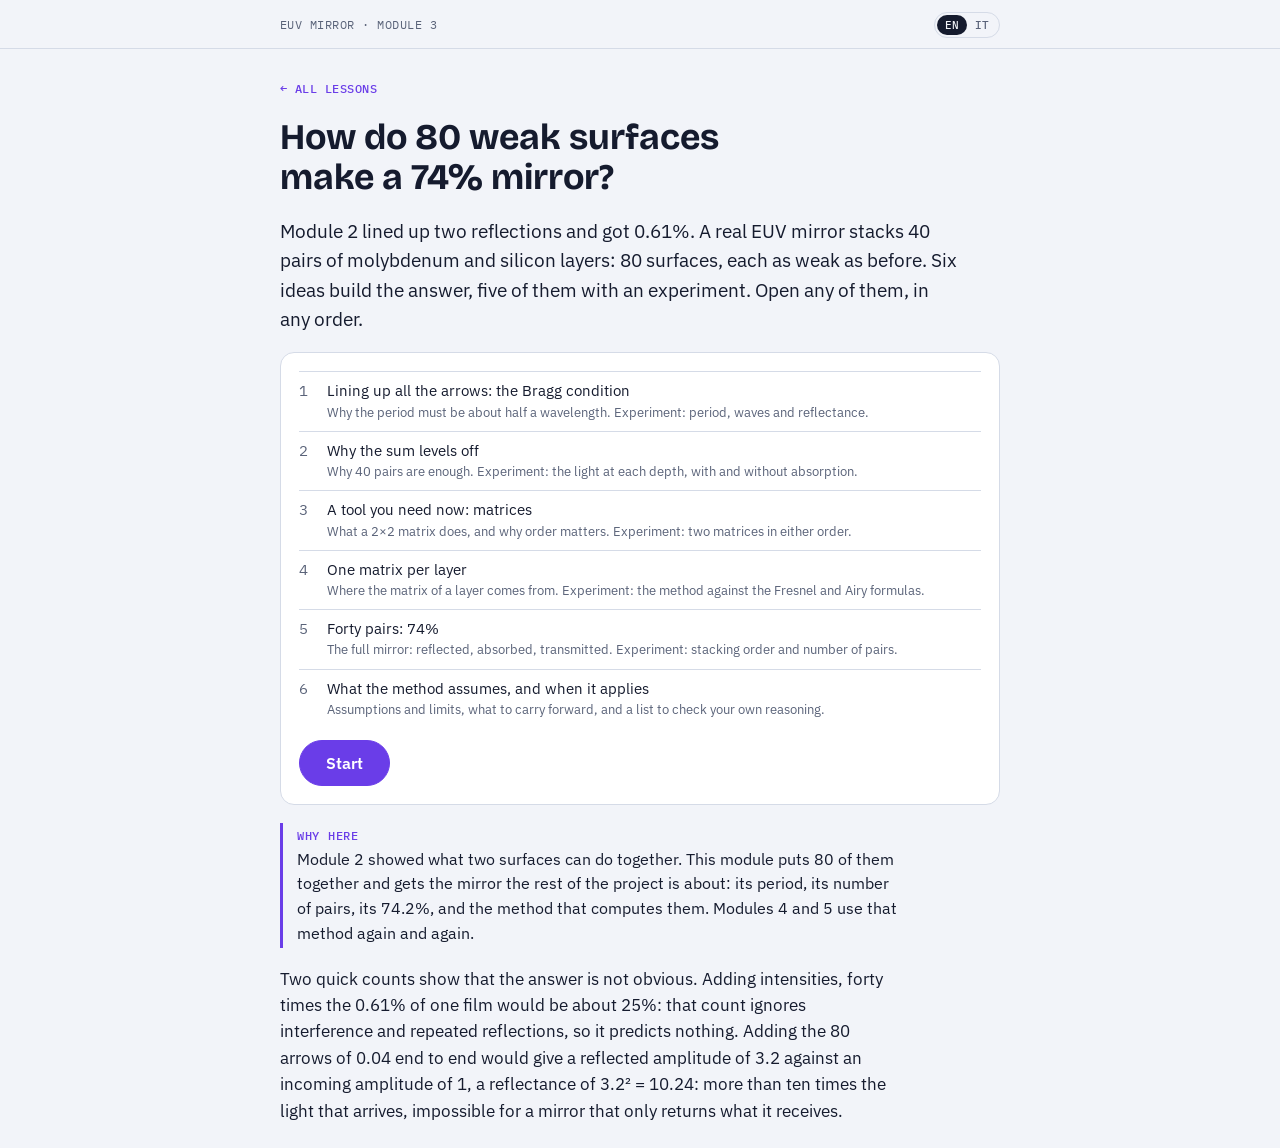
<file: module-3.html>
<!doctype html>
<html lang="en">
<head>
<meta charset="utf-8">
<meta name="viewport" content="width=device-width, initial-scale=1, viewport-fit=cover">
<title>EUV Module 3</title>
<meta name="description" content="Interactive lesson on the Bragg condition, saturation and the transfer-matrix method for an EUV Mo/Si multilayer mirror.">
<meta name="theme-color" content="#F2F4F9" media="(prefers-color-scheme: light)">
<meta name="theme-color" content="#0E1220" media="(prefers-color-scheme: dark)">
<meta name="mobile-web-app-capable" content="yes">
<meta name="apple-mobile-web-app-capable" content="yes">
<meta name="apple-mobile-web-app-status-bar-style" content="default">
<meta name="apple-mobile-web-app-title" content="Litho Lessons">
<link rel="manifest" href="manifest.webmanifest">
<link rel="apple-touch-icon" href="icon-180.png">
<link rel="icon" href="icon-180.png">
<link rel="stylesheet" href="https://fonts.googleapis.com/css2?family=Bricolage+Grotesque:opsz,wght@12..96,500;12..96,700&family=IBM+Plex+Sans:wght@400;500;600&family=IBM+Plex+Mono:wght@400;500&display=swap">
<link rel="stylesheet" href="lesson.css">
</head>
<body>
<div class="app" data-mode="home">
<header class="top"><div class="top-in">
  <div class="crumbs"><span id="where">EUV Mirror · Module 3</span><button class="linkbtn" id="menu">Menu</button><span id="count"></span><span class="lang" id="t-lang" role="group" aria-label="Language"><button data-l="en">EN</button><button data-l="it">IT</button></span></div>
  <div class="segs" id="segs"></div>
</div></header>

<main>

<section class="step" id="home">
  <a class="linkbtn" href="./" style="text-decoration:none;align-self:flex-start">← All lessons</a>
  <h1>How do 80 weak surfaces make a 74% mirror?</h1>
  <p class="lead">Module 2 lined up two reflections and got 0.61%. A real EUV mirror stacks 40 pairs of molybdenum and silicon layers: 80 surfaces, each as weak as before. Six ideas build the answer, five of them with an experiment. Open any of them, in any order.</p>
  <div class="mode">
    <ol class="toc" id="toc"></ol>
    <button class="btn go" id="go">Start</button>
  </div>
  <p class="why">Module 2 showed what two surfaces can do together. This module puts 80 of them together and gets the mirror the rest of the project is about: its period, its number of pairs, its 74.2%, and the method that computes them. Modules 4 and 5 use that method again and again.</p>
  <p>Two quick counts show that the answer is not obvious. Adding intensities, forty times the 0.61% of one film would be about 25%: that count ignores interference and repeated reflections, so it predicts nothing. Adding the 80 arrows of 0.04 end to end would give a reflected amplitude of 3.2 against an incoming amplitude of 1, a reflectance of 3.2² = 10.24: more than ten times the light that arrives, impossible for a mirror that only returns what it receives.</p>
</section>

<section class="step" data-id="bragg" data-sum="Why the period must be about half a wavelength. Experiment: period, waves and reflectance.">
  <h1>Lining up all the arrows: the Bragg condition</h1>
  <p class="why">Module 2 ended with one film reflecting 0.61% when its two reflections line up. A mirror needs many more reflections lined up at once. This step finds the condition that does it for every pair, and with it the first design number of the mirror: the period.</p>
  <p>Call one molybdenum layer plus one silicon layer a pair, and its total thickness the period <span class="mono">D</span>. Each pair repeats the one above it, one period deeper. Light reflected one pair deeper travels an extra round trip through one period.</p>
  <p>If that extra round trip is exactly one full turn, the reflection from every pair arrives with its arrow pointing the same way as that of the pair above, so the crests of the two waves arrive together and the contributions of the pairs add up. If it is not, each pair arrives a little out of step with the one above, and the sum is smaller.</p>
  <div class="formula"><span>2 · D · n̄ · cos θ = λ</span></div>
  <p>In the formula, <span class="mono">n̄</span> is the average index of the pair, <span class="mono">θ</span> the angle of the light from the perpendicular and <span class="mono">λ</span> its wavelength in vacuum. The left side is the length of the extra round trip as the light counts it. When it equals one wavelength, the arrow has made one full turn.</p>
  <div class="lab">
    <div class="toggle" id="t-scene"><button data-s="0" aria-pressed="true">One pair deeper</button><button data-s="1" aria-pressed="false">All together</button></div>
    <div class="figbar"><button class="linkbtn" id="b-act" type="button">Inside a pair</button><span class="picks"><button class="linkbtn" id="b-play" type="button">Pause</button><button class="linkbtn" id="b-full" type="button">Full screen</button></span></div>
    <canvas id="c-chain" style="height:340px"></canvas>
    <div class="ctrl"><label for="s-D">Period D</label><input type="range" id="s-D" min="6.4" max="7.6" step="0.005" value="6.6"><output id="o-D"></output></div>
    <canvas id="c-RD" style="height:180px"></canvas>
    <div class="reads"><span><b>round trip through one pair</b><span id="r-turn"></span></span><span><b>R of 40 pairs</b><span class="big" id="r-RD"></span></span></div>
    <div class="tries"><span class="cap">Try</span>
      <button class="chip" data-set="s-D:6.6" data-note="One round trip is 0.942 turns. The wave of each pair arrives a little out of step with the one above, the sum is smaller, and 40 pairs reflect 2.6%.">D = 6.60 nm</button>
      <button class="chip" data-set="s-D:7 t-scene:1" data-note="One round trip is 0.999 turns: the six waves come out with their crests together, and the sum reaches the dashed line. Yet the full calculation gives 72.9% here, which is not its maximum.">D = 7.00 nm</button>
      <button class="chip" data-set="s-D:6.945" data-note="The maximum of the full calculation: 74.3%. One round trip is 0.991 turns, a little less than the full turn of the simple count.">D = 6.945 nm</button>
      <div class="note" hidden></div>
    </div>
    <div class="cap">One pair deeper. The mirror is on the right, with <span class="mo">blue</span> for molybdenum and <span class="si">orange</span> for silicon. The light sent back by pair 3 goes one period further down and back than that of pair 2: the stretch under the bracket. Outside the mirror the two returned waves are drawn one above the other. The gap between their crests is what that extra trip leaves over from a whole turn.</div>
    <div class="cap">Inside a pair. A pair sends light back from two surfaces, where molybdenum begins and where silicon begins. What the pair returns is those two waves added together, not a reflection from a new surface.</div>
    <div class="cap">All together. The waves sent back by the first six pairs, outside the mirror, each at its real size, and below them their sum at the same scale. The dots show each wave where the vertical line crosses it. The dashed lines are the height six pairs would reach in step. Build the sum adds the returns one at a time: it takes the calculation apart, and every surface keeps reflecting throughout.</div>
    <div class="cap">This is a simplified picture: only the first return from each surface, drawn as if the light came in perpendicular. Inside the mirror the thin lines show the path of the light, in and back out, not the wave itself. Light coming back meets the surfaces above again; those further bounces are left out here and included in the full calculation below.</div>
    <div class="cap">Reflectance of 40 pairs against the period, from the full calculation built later in this module. The waves above are a simplified picture of the first six pairs: their sum is not this reflectance.</div>
    <div class="cap">13.5 nm, 6° from perpendicular, s polarization. Molybdenum takes 40% of each period.</div>
  </div>
  <div class="after" hidden>
    <p><strong>The period must be about half a wavelength.</strong> Then going one pair deeper and back adds one full turn, and all the pairs agree. This is the Bragg condition, the same rule that governs X-rays reflecting from the planes of a crystal.</p>
    <p>The estimate gives 7.00 nm. The full calculation peaks at 6.95 nm, where the readout shows 0.99 turns instead of 1. The count of phase leaves out how absorption and the repeated reflections change the sizes and phases of the waves inside the stack. Absorption is the larger part: with every k set to zero the best period would be 7.01 nm. Each single surface is still weak; what the simple count misses is their combined effect. A design has to come from the full calculation.</p>
    <p>Within a pair there are two surfaces that reflect with opposite signs, as in module 2. How the period is shared between molybdenum and silicon decides how well those two families of arrows agree with each other. Module 4 looks at that.</p>
    <div class="fcard">
      <div class="formula"><span>2 · D · n̄ · cos θ = λ</span></div>
      <dl>
        <dt>Where it comes from</dt><dd>From module 2, crossing a layer twice turns the arrow by 4π·n·d·cos θ/λ. One pair has two layers, so its round trip is 4π·(n<sub>Mo</sub>·d<sub>Mo</sub> + n<sub>Si</sub>·d<sub>Si</sub>)·cos θ/λ. Write the bracket as n̄·D, with n̄ the average index weighted by thickness, and ask for one full turn, 2π.</dd>
        <dt>Assumptions</dt><dd>Identical pairs. Real indices and weak reflections, so that every arrow can be treated on its own. One average index and one angle for the whole pair: the angle θ is the one inside the stack, close to the angle in vacuum because n̄ is close to 1. The exact phase of a pair adds the two layers separately, each with its own index and angle.</dd>
        <dt>The terms</dt><dd>D = d<sub>Mo</sub> + d<sub>Si</sub> is the period. n̄ is the thickness-weighted average of the two real indices: 0.4 × 0.924 + 0.6 × 0.999 = 0.969. θ is the angle from the perpendicular. λ is the wavelength in vacuum.</dd>
        <dt>Check</dt><dd>With 13.5 nm and 6° the formula gives 7.00 nm. In the experiment the reflectance peaks at 6.95 nm, 0.8% lower: the right neighbourhood, and a reminder that this is a first estimate.</dd>
      </dl>
    </div>
  </div>
</section>

<section class="step" data-id="saturate" data-sum="Why 40 pairs are enough. Experiment: the light at each depth, with and without absorption.">
  <h1>Why the sum levels off</h1>
  <p class="why">The period is set. The next design number is how many pairs to deposit. If every pair added as much as the first ones, more pairs would always be better. This step shows why they do not, and why 40 is a sensible place to stop.</p>
  <p>With the arrows lined up, adding pairs should keep adding reflection. Add them and watch two things: the reflectance, and how much light gets down to each pair.</p>
  <div class="lab">
    <div class="toggle" id="t-abs"><button data-a="1" aria-pressed="true">Real materials</button><button data-a="0" aria-pressed="false">No absorption (k = 0)</button></div>
    <canvas id="c-depth" style="height:84px"></canvas>
    <canvas id="c-RN" style="height:190px"></canvas>
    <div class="ctrl"><label for="s-N">Pairs</label><input type="range" id="s-N" min="1" max="60" step="1" value="5"><output id="o-N"></output></div>
    <div class="reads"><span><b>R</b><span class="big" id="r-RN"></span></span><span><b>added by the last pair</b><span id="r-dR"></span></span><span><b>going down at the last pair</b><span id="r-dn"></span></span><span><b>light reaching the substrate</b><span id="r-TN"></span></span></div>
    <div class="tries"><span class="cap">Try</span>
      <button class="chip" data-set="t-abs:0 s-N:5" data-note="Most of the light goes through: 80.7% is still going down at the last pair, and the mirror reflects 11.2%.">5 pairs</button>
      <button class="chip" data-set="t-abs:0 s-N:40" data-note="Only 0.9% of the light is still going down at the last pair, and that pair adds 0.12 points.">40 pairs</button>
      <button class="chip" data-set="t-abs:0 s-N:60" data-note="The last pair adds about 0.01 points: only 0.1% of the light gets down to it.">60 pairs</button>
      <button class="chip" data-set="t-abs:1 s-N:40" data-note="The light going down fades almost as before: 1.3% reaches the last pair. Nothing is lost on the way back, and 98.7% returns.">40 pairs, k = 0</button>
      <div class="note" hidden></div>
    </div>
    <div class="cap">Above: the power of the wave travelling down (upper bars) and of the wave travelling back up (lower bars) just above each pair of the stack you have built, as shares of the incoming power. The top of the mirror is on the left. Below: reflectance against the number of pairs. Solid: the selected case. Dashed: the other one.</div>
  </div>
  <div class="after" hidden>
    <p><strong>Two things starve the deep pairs of light.</strong> The first is reflection itself: light sent back by the upper pairs never reaches the lower ones. In a stack tuned to the Bragg condition, as this one is, that alone would level the curve off near 100%: with 40 pairs and no absorption the mirror would reflect 98.7%. A stack that is out of tune does not approach 100%, however many pairs it has.</p>
    <p>The second is absorption. Light that gets deep has crossed a lot of molybdenum, and must cross it again to come out. The real curve stops near 75%: 28 pairs give 70.6%, 40 pairs give 74.2%, and 20 more add less than one point.</p>
    <p>The bars show both. At 40 pairs, switching absorption off changes the light going down only a little: in this tuned stack, reflection alone already keeps most of the light out of the deep pairs. The light coming back up grows at every depth, and the upward bar of the first pair is the reflectance. Each bar is the power of one travelling wave. Down minus up is the net power going down, apart from a small interference term inside the absorbing layers, at most 0.2% of the incoming power here.</p>
    <p>This answers the question module 1 ended on. Eighty arrows of 0.04 cannot add up to 3.2, because the lower arrows are shorter than the upper ones: the light that would make them has already been reflected or absorbed.</p>
  </div>
</section>

<section class="step" data-id="matrices" data-sum="What a 2×2 matrix does, and why order matters. Experiment: two matrices in either order.">
  <h1>A tool you need now: matrices</h1>
  <p class="why">The arrows of the last two steps treat each reflection on its own. The curves shown beside them came from a calculation that does not, and that calculation needs one mathematical tool. It is introduced here with plain numbers, before any physics is attached to it.</p>
  <p>Following every bounce through 80 layers by hand is hopeless. The method that replaces it needs one piece of mathematics: a 2×2 matrix. It is a table of four numbers that turns one pair of numbers into another pair.</p>
  <div class="formula lines"><span data-t><span class="mat"><span>a</span><span>b</span><span>c</span><span>d</span></span> applied to (x, y) gives (a·x + b·y, c·x + d·y)</span></div>
  <p>Each row of the table produces one number of the result: multiply across and add. For example, the matrix with rows (2, 1) and (0, 3), applied to (1, 2), gives (2·1 + 1·2, 0·1 + 3·2) = (4, 6).</p>
  <p>Applying one matrix and then another is itself a matrix, called their product. Matrices let a long chain of steps be collapsed into a single step. That is exactly what a stack of layers needs.</p>
  <div class="lab">
    <div class="toggle" id="t-ab"><button data-o="AB" aria-pressed="true">A first, then B</button><button data-o="BA" aria-pressed="false">B first, then A</button></div>
    <div class="formula lines" id="f-ab"></div>
    <div class="ctrl"><label for="s-x">x</label><input type="range" id="s-x" min="-3" max="3" step="1" value="1"><output id="o-x"></output></div>
    <div class="ctrl"><label for="s-y">y</label><input type="range" id="s-y" min="-3" max="3" step="1" value="3"><output id="o-y"></output></div>
    <div class="tries"><span class="cap">Try</span>
      <button class="chip" data-set="s-x:1 s-y:3" data-note="One order gives (6, 1), the other (3, 2). Switch between them above and watch the pair in the middle change as well.">(1, 3)</button>
      <button class="chip" data-set="s-x:0 s-y:0" data-note="The only starting pair on which the two orders agree.">(0, 0)</button>
      <div class="note" hidden></div>
    </div>
    <div class="cap">A swaps the two numbers: its rows are (0, 1) and (1, 0). B doubles the first number only: its rows are (2, 0) and (0, 1).</div>
  </div>
  <div class="after" hidden>
    <p><strong>With matrices, order matters.</strong> Swapping two layers of a stack changes the mirror, and the mathematics agrees: the product of two matrices depends on which comes first.</p>
    <p>Take A, which turns (x, y) into (y, x), and B, which doubles the first number only. Starting from (1, 3), A then B gives (6, 1), while B then A gives (3, 2).</p>
    <p>Everything else works as with ordinary numbers. The matrix that changes nothing has rows (1, 0) and (0, 1) and is called the identity. The entries can be complex numbers, as they will be here.</p>
  </div>
</section>

<section class="step" data-id="layer" data-sum="Where the matrix of a layer comes from. Experiment: the method against the Fresnel and Airy formulas.">
  <h1>One matrix per layer</h1>
  <p class="why">With matrices in hand, this step builds the one that describes a layer. It is the core of the transfer-matrix method: the calculation behind every reflectance curve in these lessons, and behind the absorption and the heat of module 5.</p>
  <p>Describe the light at any depth by two numbers: the total electric field <span class="mono">E</span> and the total magnetic field <span class="mono">H</span>, both parallel to the surfaces. Module 1 showed these are exactly the two quantities that cannot jump at a boundary. So crossing a boundary leaves the pair <span class="mono">(E, H)</span> unchanged. Only crossing a layer changes it.</p>
  <p>Inside a layer the light is one wave going down, of amplitude <span class="mono">a</span>, and one going up, of amplitude <span class="mono">b</span>. Then <span class="mono">E = a + b</span> and <span class="mono">H = η·(a − b)</span>, where <span class="mono">η = ñ·cos θ</span> says how much magnetic field a wave carries per unit of electric field. Here <span class="mono">H</span> is measured on a scale where a wave travelling in vacuum, perpendicular to the layers, has <span class="mono">H = E</span>. Crossing the layer turns <span class="mono">a</span> by <span class="mono">e<sup>iδ</sup></span> and <span class="mono">b</span> by <span class="mono">e<sup>−iδ</sup></span>, with <span class="mono">δ = 2π·ñ·d·cos θ/λ</span>, the phase of one crossing from module 2.</p>
  <p>Write the pair at the top of the layer in terms of the pair at the bottom. The result is a matrix:</p>
  <div class="formula lines"><span>M = <span class="mat"><span>cos δ</span><span>−i·sin δ / η</span><span>−i·η·sin δ</span><span>cos δ</span></span></span></div>
  <p>A stack is the product of its layers' matrices, in order from the top. Under the last layer is the substrate, where light only goes down. Choose its electric amplitude as 1 for now, so that there <span class="mono">(E, H) = (1, η<sub>s</sub>)</span>; the common scale cancels in the end. Multiplying through gives the pair <span class="mono">(B, C)</span> at the top surface, and from it the reflection:</p>
  <div class="formula lines"><span><span class="mat one"><span>B</span><span>C</span></span> = M₁ · M₂ · … · M<sub>N</sub> <span class="mat one"><span>1</span><span>η<sub>s</sub></span></span></span><span>r = <span class="frac"><span>η₀·B − C</span><span>η₀·B + C</span></span></span></div>
  <div class="lab">
    <div class="toggle" id="t-case"><button data-c="none" aria-pressed="true">No layer</button><button data-c="film" aria-pressed="false">One Mo film</button></div>
    <div class="ctrl"><label for="s-dc">Film thickness</label><input type="range" id="s-dc" min="0" max="15" step="0.01" value="3.61"><output id="o-dc"></output></div>
    <div class="reads"><span><b>matrix method</b><span class="big" id="r-tm"></span></span><span><b id="l-ref">Fresnel formula</b><span class="big" id="r-ref"></span></span></div>
    <div class="tries"><span class="cap">Try</span>
      <button class="chip" data-set="t-case:0" data-note="No matrices at all: the method reduces to the Fresnel formula, and the two readouts agree.">No layer</button>
      <button class="chip" data-set="t-case:1 s-dc:3.61" data-note="The film of module 2. Both readouts give 0.60816%: one layer matrix reproduces the Airy formula, all bounces included.">Mo film, 3.61 nm</button>
      <button class="chip" data-set="t-case:1 s-dc:0" data-note="A film with no thickness has the identity matrix. What is left is the bare silicon surface: 0.00011%.">Mo film, 0 nm</button>
      <div class="note" hidden></div>
    </div>
    <div class="cap">Vacuum on silicon at 13.5 nm, perpendicular light, with or without a molybdenum film in between.</div>
  </div>
  <div class="after" hidden>
    <p><strong>The matrix method contains everything from modules 1 and 2.</strong> With no layer it is the Fresnel formula. With one layer it is the Airy formula, all bounces included, and the two readouts agree to every digit shown. With 80 layers it is the same recipe repeated: this is the transfer-matrix method.</p>
    <p>At an angle, each layer has its own <span class="mono">cos θ</span>, fixed by Snell's law starting from the angle in vacuum: <span class="mono">ñ·cos θ = √(ñ² − sin² θ₀)</span>. The 6° quoted for a scanner is the angle in vacuum. Inside molybdenum the ray travels at 6.5°.</p>
    <p>A warning that has cost many people an afternoon. The <span class="mono">−i</span> in the matrix goes with the convention <span class="mono">ñ = n + i·k</span> used in these lessons. Books that write <span class="mono">ñ = n − i·k</span> have <span class="mono">+i</span> instead. Mixing the two gives reflectances above 100%.</p>
    <div class="fcard">
      <div class="formula lines"><span>M = <span class="mat"><span>cos δ</span><span>−i·sin δ / η</span><span>−i·η·sin δ</span><span>cos δ</span></span></span></div>
      <dl>
        <dt>Where it comes from</dt><dd>At the top of the layer E = a + b and H = η·(a − b). At the bottom the two waves have turned: E = a·e<sup>iδ</sup> + b·e<sup>−iδ</sup>, H = η·(a·e<sup>iδ</sup> − b·e<sup>−iδ</sup>). Solve the bottom pair for a and b, put them into the top pair, and use e<sup>iδ</sup> = cos δ + i·sin δ.</dd>
        <dt>Assumptions</dt><dd>A uniform layer with flat, parallel, sharp faces. One wavelength and one polarization. E and H are the parts of the fields parallel to the surfaces. As written, η = ñ·cos θ is for s polarization; for p polarization η = ñ / cos θ. For p this bookkeeping gives r with the opposite sign to the formula of module 1, and the same R.</dd>
        <dt>The terms</dt><dd>δ is the complex phase of one crossing. η is the ratio of magnetic to electric field for a wave travelling one way in that material. η₀ and η<sub>s</sub> are the same ratio in vacuum and in the substrate.</dd>
        <dt>Check</dt><dd>d = 0 gives the identity matrix: a layer with no thickness changes nothing. With no layers at all, B = 1 and C = η<sub>s</sub>, and r becomes (η₀ − η<sub>s</sub>)/(η₀ + η<sub>s</sub>): the Fresnel formula. With one layer the method reproduces the Airy formula: compare the two readouts in the experiment at any thickness.</dd>
      </dl>
    </div>
  </div>
</section>

<section class="step" data-id="result" data-sum="The full mirror: reflected, absorbed, transmitted. Experiment: stacking order and number of pairs.">
  <h1>Forty pairs: 74%</h1>
  <p class="why">Everything is in place to compute the full mirror: the period from the Bragg step, the number of pairs from the saturation step, one matrix per layer. This step runs the calculation and reads its three outputs, the numbers the rest of the project starts from.</p>
  <p>Now the full mirror. From vacuum down: a molybdenum layer 2.78 nm thick, a silicon layer 4.18 nm thick, repeated, on a silicon substrate. Light of 13.5 nm arrives at 6° with s polarization.</p>
  <p>These two thicknesses are a choice, kept for the rest of the lessons. Their sum is a period of 6.96 nm, with molybdenum taking 40% of it. That is 0.015 nm more than the best period of the Bragg step: a rounded reference design, not the exact optimum. It costs a tenth of a point, 74.2% here against 74.3% there. Module 4 shows what that small difference in period does to the peak.</p>
  <div class="lab">
    <div class="toggle" id="t-ord"><button data-o="Mo" aria-pressed="true">Mo on top of each pair</button><button data-o="Si" aria-pressed="false">Si on top of each pair</button></div>
    <canvas id="c-bal" style="height:70px"></canvas>
    <div class="ctrl"><label for="s-Nr">Pairs</label><input type="range" id="s-Nr" min="1" max="60" step="1" value="40"><output id="o-Nr"></output></div>
    <div class="reads"><span><b>reflected, R</b><span class="big" id="r-R"></span></span><span><b>absorbed in the layers, A</b><span id="r-A"></span></span><span><b>reaching the substrate, T</b><span id="r-T"></span></span></div>
    <div class="tries"><span class="cap">Try</span>
      <button class="chip" data-set="t-ord:0 s-Nr:40" data-note="Of every 100 photons, 74 come back, 25 are absorbed in the layers and 1 reaches the substrate.">Mo on top, 40 pairs</button>
      <button class="chip" data-set="t-ord:1 s-Nr:40" data-note="73.0% instead of 74.2%: the light crosses one more silicon layer, down and back, before reaching the same surfaces.">Si on top, 40 pairs</button>
      <button class="chip" data-set="t-ord:0 s-Nr:1" data-note="0.5%: one pair is almost the single film of module 2.">1 pair</button>
      <button class="chip" data-set="t-ord:0 s-Nr:60" data-note="75.0%: twenty more pairs add less than one point.">60 pairs</button>
      <div class="note" hidden></div>
    </div>
  </div>
  <div class="after" hidden>
    <p><strong>The stack reflects 74.2%; a single vacuum–molybdenum surface reflects 0.16%.</strong> Of every 100 photons, 74 come back, 25 are absorbed in the layers and 1 reaches the substrate.</p>
    <p>The order matters, as the matrices said it would. With silicon on top the light crosses 4.18 nm of silicon twice before meeting the first strong surface, which costs 1.4% of it: 74.2% × 0.986 = 73.2%, close to the 73.0% of the full calculation. The factor alone is an estimate and not the whole story: the small reflection at the vacuum–silicon surface also adds, as a wave, to the reflection of the stack below.</p>
    <p>The number also depends on the conditions. For p polarization at 6° the same stack gives 73.5%. At perpendicular incidence it gives 72.8%, because this period was chosen for 6°. Whenever a reflectance is quoted, ask for the stack order, the angle, the polarization and the wavelength.</p>
    <div class="fcard">
      <div class="formula"><span>r = <span class="frac"><span>η₀·B − C</span><span>η₀·B + C</span></span></span><span>R + T + A = 1</span></div>
      <dl>
        <dt>Where it comes from</dt><dd>Above the stack, an incoming wave of amplitude 1 and a reflected wave r give E = 1 + r and H = η₀·(1 − r). The matrices say that this pair must be proportional to (B, C). Dividing the two conditions removes the unknown constant and leaves r. The constant itself is the amplitude t of the wave that enters the substrate: adding the two conditions gives t = 2·η₀ / (η₀·B + C).</dd>
        <dt>Assumptions</dt><dd>Those of the layer matrix, for every layer. A substrate thick enough that nothing comes back from its far side.</dd>
        <dt>The terms</dt><dd>R = |r|² is the reflected fraction of the power. T is the fraction that enters the substrate: T = Re(η<sub>s</sub>) / η₀ · |t|². The ratio of η turns the squared amplitude into a ratio of power flows, because a field of the same strength carries a different power in silicon and in vacuum. A = 1 − R − T is what is left: the fraction absorbed inside the layers. The substrate eventually absorbs T as well.</dd>
        <dt>Check</dt><dd>With one pair the stack is almost the single film of module 2 and R is 0.54%. At 40 pairs the three parts are 74.2%, 24.9% and 0.9%, which add to 100%. With absorption switched off in the previous step, A would be zero and R + T = 1.</dd>
      </dl>
    </div>
  </div>
</section>

<section class="step" data-id="apply" data-sum="Assumptions and limits, what to carry forward, and a list to check your own reasoning.">
  <h1>What the method assumes, and when it applies</h1>
  <p class="why">A number such as 74.2% is only as good as the model behind it. Before the method is used in modules 4 and 5, this step states what it assumes, what it leaves out, and what to keep from this module.</p>
  <p>The transfer-matrix method is exact for the stack it is given. Whether that stack is the real mirror is a separate question.</p>
  <div class="after" hidden>
    <p><strong>An exact method for an ideal stack.</strong> Its strength is generality: any layers, any thicknesses, any angle, absorption included. Its limit is the picture of the stack you feed it. Module 4 uses it to see how the mirror responds to wavelength, period and the share of molybdenum.</p>
    <p>The Bragg condition is not among its requirements: it only estimates where the contributions of successive pairs reinforce one another, and the exact optimum comes from the full calculation. Small absorption is not one either: absorption is carried by the complex index inside δ and η, and no approximation is made about it. If the mirror warms up and every layer grows thicker, change the thicknesses and multiply the matrices again.</p>
    <p>What the ideal calculation leaves out is the shape of the boundaries. In a real mirror, molybdenum and silicon mix over a few tenths of a nanometre at each one. The complex index describes absorption inside a uniform layer, not that: 74.2% is the value for ideal boundaries. Mixing can be included, for example by slicing each boundary into very thin uniform layers.</p>
    <h2>What to carry forward</h2>
    <ul class="carry">
      <li><strong>2·D·n̄·cos θ = λ.</strong> Use it for a first estimate of the period, or of the wavelength a given period reflects. It is not a design value: the full calculation moves it by about 1%.</li>
      <li><strong>One matrix per layer, multiplied from the top down.</strong> Use it for any stack of uniform layers with sharp, flat boundaries. It is exact for that stack and says nothing about roughness or mixing.</li>
      <li><strong>R + T + A = 1.</strong> Whatever is not reflected is absorbed in the layers or passed to the substrate. Use it to check any calculation.</li>
    </ul>
    <h2>To retrace the reasoning</h2>
    <div>
      <details><summary>Why must the period be about half a wavelength?</summary><p>Going one pair deeper and back must add one full turn, so that every pair reflects in step with the one above.</p></details>
      <details><summary>Why can 80 arrows of 0.04 not add up to 3.2?</summary><p>The deeper arrows are shorter: the light that would make them has already been reflected by the pairs above, or absorbed.</p></details>
      <details><summary>Why describe the light by E and H instead of following each bounce?</summary><p>They are continuous across every boundary, so only the layers need a matrix, and all the bounces are included automatically.</p></details>
      <details><summary>Where does the layer matrix come from?</summary><p>From one wave going down and one going up, each turned by the phase of one crossing, rewritten in terms of E and H at the two faces.</p></details>
      <details><summary>What has to be stated together with "74.2%"?</summary><p>Forty pairs with molybdenum on top, 2.78 and 4.18 nm, silicon substrate, 13.5 nm, 6°, s polarization, ideal boundaries.</p></details>
    </div>
    <h2>Sources</h2>
    <p>The indices of molybdenum and silicon used in every calculation of these lessons come from the tables of the Center for X-Ray Optics (CXRO): B. L. Henke, E. M. Gullikson and J. C. Davis, <em>X-ray interactions: photoabsorption, scattering, transmission, and reflection at E = 50–30,000 eV, Z = 1–92</em>, Atomic Data and Nuclear Data Tables 54, 181–342 (1993), with later updates at <a href="https://henke.lbl.gov/optical_constants/">henke.lbl.gov/optical_constants</a>. Module 1 shows how n and k are read from them.</p>
  </div>
</section>

</main>

<footer class="nav"><div class="nav-in">
  <button class="btn" id="back">Back</button>
  <span class="hint" id="hint"></span>
  <button class="btn go" id="next">Continue</button>
</div></footer>
</div>

<script src="cxro.js"></script>
<script src="lesson.js"></script>
<script>
Object.assign(IT, {
  "One pair deeper": "Una coppia più giù",
  "All together": "Tutte insieme",
  "Inside a pair": "Dentro una coppia",
  "Back to the comparison": "Torna al confronto",
  "Build the sum": "Costruisci la somma",
  "Add pair": "Aggiungi la coppia",
  "Pause": "Pausa",
  "Play": "Avvia",
  "Full screen": "Schermo intero",
  "Close": "Chiudi",
  "light coming in": "luce in arrivo",
  "← sent back by pair": "← rimandata dalla coppia",
  "← from where Mo begins, pair 2": "← da dove comincia il Mo, coppia 2",
  "← from where Si begins, pair 2": "← da dove comincia il Si, coppia 2",
  "← pair 2: the two added": "← coppia 2: le due sommate",
  "gap between crests": "scarto fra le creste",
  "of a turn": "di giro",
  "one period more": "un periodo in più",
  "first returns added": "primi ritorni sommati",
  "← sent back by each pair": "← rimandata da ogni coppia",
  "sum": "somma",
  "of six pairs in step": "di sei coppie in fase",
  "How do 80 weak surfaces make a 74% mirror?": "Come fanno 80 superfici deboli a dare uno specchio al 74%?",
  "Lining up all the arrows: the Bragg condition": "Allineare tutte le frecce: la condizione di Bragg",
  "Call one molybdenum layer plus one silicon layer a pair, and its total thickness the period <span class=\"mono\">D</span>. Each pair repeats the one above it, one period deeper. Light reflected one pair deeper travels an extra round trip through one period.": "Chiama coppia uno strato di molibdeno più uno di silicio, e periodo <span class=\"mono\">D</span> il suo spessore totale. Ogni coppia ripete quella sopra, un periodo più in profondità. La luce riflessa una coppia più sotto percorre in più un'andata e ritorno attraverso un periodo.",
  "In the formula, <span class=\"mono\">n̄</span> is the average index of the pair, <span class=\"mono\">θ</span> the angle of the light from the perpendicular and <span class=\"mono\">λ</span> its wavelength in vacuum. The left side is the length of the extra round trip as the light counts it. When it equals one wavelength, the arrow has made one full turn.": "Nella formula, <span class=\"mono\">n̄</span> è l'indice medio della coppia, <span class=\"mono\">θ</span> l'angolo della luce dalla perpendicolare e <span class=\"mono\">λ</span> la sua lunghezza d'onda nel vuoto. Il membro di sinistra è la lunghezza del giro in più così come la conta la luce. Quando è uguale a una lunghezza d'onda, la freccia ha fatto un giro completo.",
  "Reflectance of 40 pairs against the period, from the full calculation built later in this module. The waves above are a simplified picture of the first six pairs: their sum is not this reflectance.": "Riflettanza di 40 coppie in funzione del periodo, dal calcolo completo costruito più avanti in questo modulo. Le onde qui sopra sono un quadro semplificato delle prime sei coppie: la loro somma non è questa riflettanza.",
  "Period D": "Periodo D",
  "round trip through one pair": "andata e ritorno in una coppia",
  "R of 40 pairs": "R di 40 coppie",
  "13.5 nm, 6° from perpendicular, s polarization. Molybdenum takes 40% of each period.": "13,5 nm, 6° dalla perpendicolare, polarizzazione s. Il molibdeno occupa il 40% di ogni periodo.",
  "<strong>The period must be about half a wavelength.</strong> Then going one pair deeper and back adds one full turn, and all the pairs agree. This is the Bragg condition, the same rule that governs X-rays reflecting from the planes of a crystal.": "<strong>Il periodo deve essere circa mezza lunghezza d'onda.</strong> Così scendere di una coppia e tornare aggiunge un giro completo, e tutte le coppie sono d'accordo. È la condizione di Bragg, la stessa regola che governa i raggi X riflessi dai piani di un cristallo.",
  "Within a pair there are two surfaces that reflect with opposite signs, as in module 2. How the period is shared between molybdenum and silicon decides how well those two families of arrows agree with each other. Module 4 looks at that.": "Dentro una coppia ci sono due superfici che riflettono con segni opposti, come nel modulo 2. Come il periodo è ripartito tra molibdeno e silicio decide quanto queste due famiglie di frecce vanno d'accordo tra loro. Se ne occupa il modulo 4.",
  "From module 2, crossing a layer twice turns the arrow by 4π·n·d·cos θ/λ. One pair has two layers, so its round trip is 4π·(n<sub>Mo</sub>·d<sub>Mo</sub> + n<sub>Si</sub>·d<sub>Si</sub>)·cos θ/λ. Write the bracket as n̄·D, with n̄ the average index weighted by thickness, and ask for one full turn, 2π.": "Dal modulo 2, attraversare due volte uno strato ruota la freccia di 4π·n·d·cos θ/λ. Una coppia ha due strati, quindi la sua andata e ritorno vale 4π·(n<sub>Mo</sub>·d<sub>Mo</sub> + n<sub>Si</sub>·d<sub>Si</sub>)·cos θ/λ. Scrivi la parentesi come n̄·D, con n̄ l'indice medio pesato sugli spessori, e chiedi un giro completo, 2π.",
  "D = d<sub>Mo</sub> + d<sub>Si</sub> is the period. n̄ is the thickness-weighted average of the two real indices: 0.4 × 0.924 + 0.6 × 0.999 = 0.969. θ is the angle from the perpendicular. λ is the wavelength in vacuum.": "D = d<sub>Mo</sub> + d<sub>Si</sub> è il periodo. n̄ è la media dei due indici reali pesata sugli spessori: 0,4 × 0,924 + 0,6 × 0,999 = 0,969. θ è l'angolo dalla perpendicolare. λ è la lunghezza d'onda nel vuoto.",
  "With 13.5 nm and 6° the formula gives 7.00 nm. In the experiment the reflectance peaks at 6.95 nm, 0.8% lower: the right neighbourhood, and a reminder that this is a first estimate.": "Con 13,5 nm e 6° la formula dà 7,00 nm. Nell'esperimento la riflettanza ha il massimo a 6,95 nm, lo 0,8% in meno: la zona giusta, e un promemoria che questa è una prima stima.",
  "Why the sum levels off": "Perché la somma si appiattisce",
  "Real materials": "Materiali reali",
  "No absorption (k = 0)": "Senza assorbimento (k = 0)",
  "Pairs": "Coppie",
  "R": "R",
  "light reaching the substrate": "luce che arriva al substrato",
  "The second is absorption. Light that gets deep has crossed a lot of molybdenum, and must cross it again to come out. The real curve stops near 75%: 28 pairs give 70.6%, 40 pairs give 74.2%, and 20 more add less than one point.": "La seconda è l'assorbimento. La luce che arriva in profondità ha attraversato molto molibdeno, e deve riattraversarlo per uscire. La curva reale si ferma vicino al 75%: 28 coppie danno 70,6%, 40 coppie danno 74,2%, e altre 20 aggiungono meno di un punto.",
  "This answers the question module 1 ended on. Eighty arrows of 0.04 cannot add up to 3.2, because the lower arrows are shorter than the upper ones: the light that would make them has already been reflected or absorbed.": "Questo risponde alla domanda con cui si è chiuso il modulo 1. Ottanta frecce da 0,04 non possono sommarsi a 3,2, perché le frecce in basso sono più corte di quelle in alto: la luce che le produrrebbe è già stata riflessa o assorbita.",
  "A tool you need now: matrices": "Uno strumento che serve adesso: le matrici",
  "Following every bounce through 80 layers by hand is hopeless. The method that replaces it needs one piece of mathematics: a 2×2 matrix. It is a table of four numbers that turns one pair of numbers into another pair.": "Seguire a mano ogni rimbalzo in 80 strati è impossibile. Il metodo che lo sostituisce richiede un pezzo di matematica: una matrice 2×2. È una tabella di quattro numeri che trasforma una coppia di numeri in un'altra coppia.",
  "Each row of the table produces one number of the result: multiply across and add. For example, the matrix with rows (2, 1) and (0, 3), applied to (1, 2), gives (2·1 + 1·2, 0·1 + 3·2) = (4, 6).": "Ogni riga della tabella produce un numero del risultato: moltiplica lungo la riga e somma. Per esempio, la matrice con righe (2, 1) e (0, 3), applicata a (1, 2), dà (2·1 + 1·2, 0·1 + 3·2) = (4, 6).",
  "Applying one matrix and then another is itself a matrix, called their product. Matrices let a long chain of steps be collapsed into a single step. That is exactly what a stack of layers needs.": "Applicare una matrice e poi un'altra è a sua volta una matrice, detta il loro prodotto. Le matrici permettono di ridurre una lunga catena di passaggi a un passaggio solo. È esattamente ciò che serve a una pila di strati.",
  "<strong>With matrices, order matters.</strong> Swapping two layers of a stack changes the mirror, and the mathematics agrees: the product of two matrices depends on which comes first.": "<strong>Con le matrici l'ordine conta.</strong> Scambiare due strati di uno stack cambia lo specchio, e la matematica è d'accordo: il prodotto di due matrici dipende da quale viene prima.",
  "Everything else works as with ordinary numbers. The matrix that changes nothing has rows (1, 0) and (0, 1) and is called the identity. The entries can be complex numbers, as they will be here.": "Tutto il resto funziona come con i numeri ordinari. La matrice che non cambia nulla ha righe (1, 0) e (0, 1) e si chiama identità. Gli elementi possono essere numeri complessi, come saranno qui.",
  "One matrix per layer": "Una matrice per ogni strato",
  "Describe the light at any depth by two numbers: the total electric field <span class=\"mono\">E</span> and the total magnetic field <span class=\"mono\">H</span>, both parallel to the surfaces. Module 1 showed these are exactly the two quantities that cannot jump at a boundary. So crossing a boundary leaves the pair <span class=\"mono\">(E, H)</span> unchanged. Only crossing a layer changes it.": "Descrivi la luce a una data profondità con due numeri: il campo elettrico totale <span class=\"mono\">E</span> e il campo magnetico totale <span class=\"mono\">H</span>, entrambi paralleli alle superfici. Il modulo 1 ha mostrato che sono esattamente le due grandezze che non possono fare un salto a un confine. Quindi attraversare un confine lascia invariata la coppia <span class=\"mono\">(E, H)</span>. Solo attraversare uno strato la cambia.",
  "Write the pair at the top of the layer in terms of the pair at the bottom. The result is a matrix:": "Scrivi la coppia in cima allo strato in funzione della coppia in fondo. Il risultato è una matrice:",
  "No layer": "Nessuno strato",
  "One Mo film": "Un film di Mo",
  "Film thickness": "Spessore del film",
  "matrix method": "metodo delle matrici",
  "Fresnel formula": "formula di Fresnel",
  "Vacuum on silicon at 13.5 nm, perpendicular light, with or without a molybdenum film in between.": "Vuoto su silicio a 13,5 nm, luce perpendicolare, con o senza un film di molibdeno in mezzo.",
  "<strong>The matrix method contains everything from modules 1 and 2.</strong> With no layer it is the Fresnel formula. With one layer it is the Airy formula, all bounces included, and the two readouts agree to every digit shown. With 80 layers it is the same recipe repeated: this is the transfer-matrix method.": "<strong>Il metodo delle matrici contiene tutto ciò che c'è nei moduli 1 e 2.</strong> Senza strati è la formula di Fresnel. Con uno strato è la formula di Airy, con tutti i rimbalzi, e le due letture coincidono su ogni cifra mostrata. Con 80 strati è la stessa ricetta ripetuta: è il metodo delle matrici di trasferimento.",
  "At an angle, each layer has its own <span class=\"mono\">cos θ</span>, fixed by Snell's law starting from the angle in vacuum: <span class=\"mono\">ñ·cos θ = √(ñ² − sin² θ₀)</span>. The 6° quoted for a scanner is the angle in vacuum. Inside molybdenum the ray travels at 6.5°.": "Con un angolo, ogni strato ha il suo <span class=\"mono\">cos θ</span>, fissato dalla legge di Snell a partire dall'angolo nel vuoto: <span class=\"mono\">ñ·cos θ = √(ñ² − sin² θ₀)</span>. I 6° dichiarati per uno scanner sono l'angolo nel vuoto. Dentro il molibdeno il raggio viaggia a 6,5°.",
  "A warning that has cost many people an afternoon. The <span class=\"mono\">−i</span> in the matrix goes with the convention <span class=\"mono\">ñ = n + i·k</span> used in these lessons. Books that write <span class=\"mono\">ñ = n − i·k</span> have <span class=\"mono\">+i</span> instead. Mixing the two gives reflectances above 100%.": "Un avvertimento che è costato un pomeriggio a molti. Il <span class=\"mono\">−i</span> nella matrice va con la convenzione <span class=\"mono\">ñ = n + i·k</span> usata in queste lezioni. I libri che scrivono <span class=\"mono\">ñ = n − i·k</span> hanno <span class=\"mono\">+i</span>. Mescolare le due dà riflettanze sopra il 100%.",
  "At the top of the layer E = a + b and H = η·(a − b). At the bottom the two waves have turned: E = a·e<sup>iδ</sup> + b·e<sup>−iδ</sup>, H = η·(a·e<sup>iδ</sup> − b·e<sup>−iδ</sup>). Solve the bottom pair for a and b, put them into the top pair, and use e<sup>iδ</sup> = cos δ + i·sin δ.": "In cima allo strato E = a + b e H = η·(a − b). In fondo le due onde hanno ruotato: E = a·e<sup>iδ</sup> + b·e<sup>−iδ</sup>, H = η·(a·e<sup>iδ</sup> − b·e<sup>−iδ</sup>). Ricava a e b dalla coppia in fondo, sostituiscili nella coppia in cima, e usa e<sup>iδ</sup> = cos δ + i·sin δ.",
  "δ is the complex phase of one crossing. η is the ratio of magnetic to electric field for a wave travelling one way in that material. η₀ and η<sub>s</sub> are the same ratio in vacuum and in the substrate.": "δ è la fase complessa di un attraversamento. η è il rapporto tra campo magnetico ed elettrico per un'onda che viaggia in un solo verso in quel materiale. η₀ e η<sub>s</sub> sono lo stesso rapporto nel vuoto e nel substrato.",
  "d = 0 gives the identity matrix: a layer with no thickness changes nothing. With no layers at all, B = 1 and C = η<sub>s</sub>, and r becomes (η₀ − η<sub>s</sub>)/(η₀ + η<sub>s</sub>): the Fresnel formula. With one layer the method reproduces the Airy formula: compare the two readouts in the experiment at any thickness.": "d = 0 dà la matrice identità: uno strato senza spessore non cambia nulla. Senza alcuno strato, B = 1 e C = η<sub>s</sub>, e r diventa (η₀ − η<sub>s</sub>)/(η₀ + η<sub>s</sub>): la formula di Fresnel. Con uno strato il metodo riproduce la formula di Airy: confronta le due letture nell'esperimento a qualsiasi spessore.",
  "Forty pairs: 74%": "Quaranta coppie: 74%",
  "Now the full mirror. From vacuum down: a molybdenum layer 2.78 nm thick, a silicon layer 4.18 nm thick, repeated, on a silicon substrate. Light of 13.5 nm arrives at 6° with s polarization.": "Ora lo specchio completo. Dal vuoto in giù: uno strato di molibdeno spesso 2,78 nm, uno strato di silicio spesso 4,18 nm, ripetuti, su un substrato di silicio. Luce a 13,5 nm che arriva a 6° con polarizzazione s.",
  "These two thicknesses are a choice, kept for the rest of the lessons. Their sum is a period of 6.96 nm, with molybdenum taking 40% of it. That is 0.015 nm more than the best period of the Bragg step: a rounded reference design, not the exact optimum. It costs a tenth of a point, 74.2% here against 74.3% there. Module 4 shows what that small difference in period does to the peak.": "Questi due spessori sono una scelta, mantenuta per il resto delle lezioni. La loro somma è un periodo di 6,96 nm, di cui il molibdeno occupa il 40%. Sono 0,015 nm in più del periodo migliore del passo di Bragg: un progetto di riferimento arrotondato, non l'ottimo esatto. Costa un decimo di punto, 74,2% qui contro 74,3% là. Il modulo 4 mostra che cosa fa al picco quella piccola differenza di periodo.",
  "Mo on top of each pair": "Mo in cima a ogni coppia",
  "Si on top of each pair": "Si in cima a ogni coppia",
  "reflected, R": "riflessa, R",
  "absorbed in the layers, A": "assorbita negli strati, A",
  "reaching the substrate, T": "che arriva al substrato, T",
  "The number also depends on the conditions. For p polarization at 6° the same stack gives 73.5%. At perpendicular incidence it gives 72.8%, because this period was chosen for 6°. Whenever a reflectance is quoted, ask for the stack order, the angle, the polarization and the wavelength.": "Il numero dipende anche dalle condizioni. In polarizzazione p a 6° lo stesso stack dà 73,5%. A incidenza perpendicolare dà 72,8%, perché questo periodo è stato scelto per 6°. Ogni volta che si cita una riflettanza, chiedi l'ordine dello stack, l'angolo, la polarizzazione e la lunghezza d'onda.",
  "Above the stack, an incoming wave of amplitude 1 and a reflected wave r give E = 1 + r and H = η₀·(1 − r). The matrices say that this pair must be proportional to (B, C). Dividing the two conditions removes the unknown constant and leaves r. The constant itself is the amplitude t of the wave that enters the substrate: adding the two conditions gives t = 2·η₀ / (η₀·B + C).": "Sopra lo stack, un'onda in arrivo di ampiezza 1 e un'onda riflessa r danno E = 1 + r e H = η₀·(1 − r). Le matrici dicono che questa coppia deve essere proporzionale a (B, C). Dividendo le due condizioni la costante incognita sparisce e resta r. La costante stessa è l'ampiezza t dell'onda che entra nel substrato: sommando le due condizioni si ottiene t = 2·η₀ / (η₀·B + C).",
  "Those of the layer matrix, for every layer. A substrate thick enough that nothing comes back from its far side.": "Quelle della matrice dello strato, per ogni strato. Un substrato abbastanza spesso che nulla torni indietro dalla sua faccia lontana.",
  "R = |r|² is the reflected fraction of the power. T is the fraction that enters the substrate: T = Re(η<sub>s</sub>) / η₀ · |t|². The ratio of η turns the squared amplitude into a ratio of power flows, because a field of the same strength carries a different power in silicon and in vacuum. A = 1 − R − T is what is left: the fraction absorbed inside the layers. The substrate eventually absorbs T as well.": "R = |r|² è la frazione riflessa della potenza. T è la frazione che entra nel substrato: T = Re(η<sub>s</sub>) / η₀ · |t|². Il rapporto fra le η trasforma il quadrato dell'ampiezza in un rapporto fra flussi di potenza, perché un campo della stessa intensità trasporta una potenza diversa nel silicio e nel vuoto. A = 1 − R − T è ciò che resta: la frazione assorbita dentro gli strati. Il substrato alla fine assorbe anche T.",
  "With one pair the stack is almost the single film of module 2 and R is 0.54%. At 40 pairs the three parts are 74.2%, 24.9% and 0.9%, which add to 100%. With absorption switched off in the previous step, A would be zero and R + T = 1.": "Con una coppia lo stack è quasi il film singolo del modulo 2 e R vale 0,54%. A 40 coppie le tre parti sono 74,2%, 24,9% e 0,9%, che sommate danno 100%. Togliendo l'assorbimento nel passo precedente, A sarebbe zero e R + T = 1.",
  "What the method assumes, and when it applies": "Cosa presuppone il metodo, e quando si applica",
  "The transfer-matrix method is exact for the stack it is given. Whether that stack is the real mirror is a separate question.": "Il metodo delle matrici di trasferimento è esatto per lo stack che gli viene dato. Se quello stack sia lo specchio vero è un'altra domanda.",
  "<strong>An exact method for an ideal stack.</strong> Its strength is generality: any layers, any thicknesses, any angle, absorption included. Its limit is the picture of the stack you feed it. Module 4 uses it to see how the mirror responds to wavelength, period and the share of molybdenum.": "<strong>Un metodo esatto per uno stack ideale.</strong> La sua forza è la generalità: strati qualsiasi, spessori qualsiasi, angolo qualsiasi, assorbimento incluso. Il suo limite è l'immagine dello stack che gli fornisci. Il modulo 4 lo usa per vedere come lo specchio risponde a lunghezza d'onda, periodo e quota di molibdeno.",
  "What to carry forward": "Cosa portarsi dietro",
  "<strong>2·D·n̄·cos θ = λ.</strong> Use it for a first estimate of the period, or of the wavelength a given period reflects. It is not a design value: the full calculation moves it by about 1%.": "<strong>2·D·n̄·cos θ = λ.</strong> Usala per una prima stima del periodo, o della lunghezza d'onda che un dato periodo riflette. Non è un valore di progetto: il calcolo completo lo sposta di circa l'1%.",
  "<strong>One matrix per layer, multiplied from the top down.</strong> Use it for any stack of uniform layers with sharp, flat boundaries. It is exact for that stack and says nothing about roughness or mixing.": "<strong>Una matrice per strato, moltiplicate dall'alto verso il basso.</strong> Usalo per qualsiasi stack di strati uniformi con confini netti e piani. È esatto per quello stack e non dice nulla su rugosità o mescolamento.",
  "<strong>R + T + A = 1.</strong> Whatever is not reflected is absorbed in the layers or passed to the substrate. Use it to check any calculation.": "<strong>R + T + A = 1.</strong> Ciò che non è riflesso viene assorbito negli strati o passa al substrato. Usala per controllare qualsiasi calcolo.",
  "Why must the period be about half a wavelength?": "Perché il periodo deve essere circa mezza lunghezza d'onda?",
  "Going one pair deeper and back must add one full turn, so that every pair reflects in step with the one above.": "Scendere di una coppia e tornare deve aggiungere un giro completo, così ogni coppia riflette in fase con quella sopra.",
  "Why can 80 arrows of 0.04 not add up to 3.2?": "Perché 80 frecce da 0,04 non possono sommarsi a 3,2?",
  "The deeper arrows are shorter: the light that would make them has already been reflected by the pairs above, or absorbed.": "Le frecce più profonde sono più corte: la luce che le produrrebbe è già stata riflessa dalle coppie sopra, o assorbita.",
  "Why describe the light by E and H instead of following each bounce?": "Perché descrivere la luce con E e H invece di seguire ogni rimbalzo?",
  "They are continuous across every boundary, so only the layers need a matrix, and all the bounces are included automatically.": "Sono continui attraverso ogni confine, quindi solo gli strati hanno bisogno di una matrice, e tutti i rimbalzi sono inclusi automaticamente.",
  "Where does the layer matrix come from?": "Da dove viene la matrice dello strato?",
  "From one wave going down and one going up, each turned by the phase of one crossing, rewritten in terms of E and H at the two faces.": "Da un'onda che scende e una che sale, ciascuna ruotata della fase di un attraversamento, riscritte in funzione di E e H alle due facce.",
  "What has to be stated together with \"74.2%\"?": "Cosa va dichiarato insieme a «74,2%»?",
  "Forty pairs with molybdenum on top, 2.78 and 4.18 nm, silicon substrate, 13.5 nm, 6°, s polarization, ideal boundaries.": "Quaranta coppie con il molibdeno in cima, 2,78 e 4,18 nm, substrato di silicio, 13,5 nm, 6°, polarizzazione s, confini ideali.",
  "about 25%": "circa il 25%",
  "turns": "giri",
  "One pair deeper. The mirror is on the right, with <span class=\"mo\">blue</span> for molybdenum and <span class=\"si\">orange</span> for silicon. The light sent back by pair 3 goes one period further down and back than that of pair 2: the stretch under the bracket. Outside the mirror the two returned waves are drawn one above the other. The gap between their crests is what that extra trip leaves over from a whole turn.": "Una coppia più giù. Lo specchio è a destra, <span class=\"mo\">blu</span> per il molibdeno e <span class=\"si\">arancione</span> per il silicio. La luce rimandata dalla coppia 3 fa un periodo in più, giù e su, rispetto a quella della coppia 2: il tratto sotto la parentesi. Fuori dallo specchio le due onde rimandate sono disegnate una sopra l'altra. Lo scarto fra le loro creste è ciò che quel tratto in più lascia rispetto a un giro intero.",
  "Inside a pair. A pair sends light back from two surfaces, where molybdenum begins and where silicon begins. What the pair returns is those two waves added together, not a reflection from a new surface.": "Dentro una coppia. Una coppia rimanda luce da due superfici, dove comincia il molibdeno e dove comincia il silicio. Ciò che la coppia rimanda è la somma di quelle due onde, non una riflessione da una nuova superficie.",
  "All together. The waves sent back by the first six pairs, outside the mirror, each at its real size, and below them their sum at the same scale. The dots show each wave where the vertical line crosses it. The dashed lines are the height six pairs would reach in step. Build the sum adds the returns one at a time: it takes the calculation apart, and every surface keeps reflecting throughout.": "Tutte insieme. Le onde rimandate dalle prime sei coppie, fuori dallo specchio, ciascuna alla sua grandezza reale, e sotto la loro somma alla stessa scala. I punti mostrano ogni onda dove la linea verticale la attraversa. Le linee tratteggiate sono l'altezza che sei coppie raggiungerebbero in fase. Costruisci la somma aggiunge i ritorni uno alla volta: scompone il calcolo, e ogni superficie continua a riflettere per tutto il tempo.",
  "This is a simplified picture: only the first return from each surface, drawn as if the light came in perpendicular. Inside the mirror the thin lines show the path of the light, in and back out, not the wave itself. Light coming back meets the surfaces above again; those further bounces are left out here and included in the full calculation below.": "È un quadro semplificato: solo il primo ritorno da ogni superficie, disegnato come se la luce arrivasse perpendicolare. Dentro lo specchio le linee sottili mostrano il percorso della luce, dentro e di nuovo fuori, non l'onda stessa. La luce che torna indietro incontra di nuovo le superfici sopra; quei rimbalzi ulteriori qui sono lasciati fuori e sono inclusi nel calcolo completo qui sotto.",
  "With the arrows lined up, adding pairs should keep adding reflection. Add them and watch two things: the reflectance, and how much light gets down to each pair.": "Con le frecce allineate, aggiungere coppie dovrebbe continuare ad aggiungere riflessione. Aggiungile e guarda due cose: la riflettanza, e quanta luce scende fino a ogni coppia.",
  "added by the last pair": "aggiunto dall'ultima coppia",
  "going down at the last pair": "in discesa all'ultima coppia",
  "points": "punti",
  "down": "giù",
  "up": "su",
  "Take A, which turns (x, y) into (y, x), and B, which doubles the first number only. Starting from (1, 3), A then B gives (6, 1), while B then A gives (3, 2).": "Prendi A, che trasforma (x, y) in (y, x), e B, che raddoppia solo il primo numero. Partendo da (1, 3), A poi B dà (6, 1), mentre B poi A dà (3, 2).",
  "What the ideal calculation leaves out is the shape of the boundaries. In a real mirror, molybdenum and silicon mix over a few tenths of a nanometre at each one. The complex index describes absorption inside a uniform layer, not that: 74.2% is the value for ideal boundaries. Mixing can be included, for example by slicing each boundary into very thin uniform layers.": "Ciò che il calcolo ideale lascia fuori è la forma dei confini. In uno specchio vero molibdeno e silicio si mescolano per qualche decimo di nanometro a ognuno di essi. L'indice complesso descrive l'assorbimento dentro uno strato uniforme, non questo: 74,2% è il valore per confini ideali. Il mescolamento si può includere, per esempio affettando ogni confine in strati uniformi molto sottili.",
  "period D (nm)": "periodo D (nm)",
  "number of pairs": "numero di coppie",
  "Next: module 4, wavelength, period and the share of molybdenum.": "Prossimo: modulo 4, lunghezza d'onda, periodo e quota di molibdeno.",
  "Airy formula": "formula di Airy",
  "<span class=\"mat\"><span>a</span><span>b</span><span>c</span><span>d</span></span> applied to (x, y) gives (a·x + b·y, c·x + d·y)": "<span class=\"mat\"><span>a</span><span>b</span><span>c</span><span>d</span></span> applicata a (x, y) dà (a·x + b·y, c·x + d·y)",
  "The estimate gives 7.00 nm. The full calculation peaks at 6.95 nm, where the readout shows 0.99 turns instead of 1. The count of phase leaves out how absorption and the repeated reflections change the sizes and phases of the waves inside the stack. Absorption is the larger part: with every k set to zero the best period would be 7.01 nm. Each single surface is still weak; what the simple count misses is their combined effect. A design has to come from the full calculation.": "La stima dà 7,00 nm. Il calcolo completo ha il massimo a 6,95 nm, dove la lettura mostra 0,99 giri invece di 1. Il conto della fase lascia fuori il modo in cui l'assorbimento e le riflessioni ripetute cambiano grandezza e fase delle onde dentro lo stack. L'assorbimento è la parte maggiore: con tutti i k azzerati il periodo migliore sarebbe 7,01 nm. Ogni singola superficie resta debole; ciò che il conto semplice perde è il loro effetto complessivo. Un progetto deve venire dal calcolo completo.",
  "Identical pairs. Real indices and weak reflections, so that every arrow can be treated on its own. One average index and one angle for the whole pair: the angle θ is the one inside the stack, close to the angle in vacuum because n̄ is close to 1. The exact phase of a pair adds the two layers separately, each with its own index and angle.": "Coppie identiche. Indici reali e riflessioni deboli, così ogni freccia si può trattare per conto suo. Un solo indice medio e un solo angolo per tutta la coppia: l'angolo θ è quello dentro lo stack, vicino all'angolo nel vuoto perché n̄ è vicino a 1. La fase esatta di una coppia somma i due strati separatamente, ciascuno con il proprio indice e il proprio angolo.",
  "<strong>Two things starve the deep pairs of light.</strong> The first is reflection itself: light sent back by the upper pairs never reaches the lower ones. In a stack tuned to the Bragg condition, as this one is, that alone would level the curve off near 100%: with 40 pairs and no absorption the mirror would reflect 98.7%. A stack that is out of tune does not approach 100%, however many pairs it has.": "<strong>Due cose lasciano senza luce le coppie profonde.</strong> La prima è la riflessione stessa: la luce rimandata indietro dalle coppie in alto non arriva mai a quelle in basso. In uno stack accordato sulla condizione di Bragg, come questo, da sola appiattirebbe la curva vicino al 100%: con 40 coppie e senza assorbimento lo specchio rifletterebbe il 98,7%. Uno stack fuori accordo non si avvicina al 100%, per quante coppie abbia.",
  "Inside a layer the light is one wave going down, of amplitude <span class=\"mono\">a</span>, and one going up, of amplitude <span class=\"mono\">b</span>. Then <span class=\"mono\">E = a + b</span> and <span class=\"mono\">H = η·(a − b)</span>, where <span class=\"mono\">η = ñ·cos θ</span> says how much magnetic field a wave carries per unit of electric field. Here <span class=\"mono\">H</span> is measured on a scale where a wave travelling in vacuum, perpendicular to the layers, has <span class=\"mono\">H = E</span>. Crossing the layer turns <span class=\"mono\">a</span> by <span class=\"mono\">e<sup>iδ</sup></span> and <span class=\"mono\">b</span> by <span class=\"mono\">e<sup>−iδ</sup></span>, with <span class=\"mono\">δ = 2π·ñ·d·cos θ/λ</span>, the phase of one crossing from module 2.": "Dentro uno strato la luce è un'onda che scende, di ampiezza <span class=\"mono\">a</span>, e una che sale, di ampiezza <span class=\"mono\">b</span>. Allora <span class=\"mono\">E = a + b</span> e <span class=\"mono\">H = η·(a − b)</span>, dove <span class=\"mono\">η = ñ·cos θ</span> dice quanto campo magnetico porta un'onda per unità di campo elettrico. Qui <span class=\"mono\">H</span> è misurato su una scala in cui un'onda che viaggia nel vuoto, perpendicolare agli strati, ha <span class=\"mono\">H = E</span>. Attraversare lo strato ruota <span class=\"mono\">a</span> di <span class=\"mono\">e<sup>iδ</sup></span> e <span class=\"mono\">b</span> di <span class=\"mono\">e<sup>−iδ</sup></span>, con <span class=\"mono\">δ = 2π·ñ·d·cos θ/λ</span>, la fase di un attraversamento del modulo 2.",
  "A stack is the product of its layers' matrices, in order from the top. Under the last layer is the substrate, where light only goes down. Choose its electric amplitude as 1 for now, so that there <span class=\"mono\">(E, H) = (1, η<sub>s</sub>)</span>; the common scale cancels in the end. Multiplying through gives the pair <span class=\"mono\">(B, C)</span> at the top surface, and from it the reflection:": "Uno stack è il prodotto delle matrici dei suoi strati, in ordine dall'alto. Sotto l'ultimo strato c'è il substrato, dove la luce scende soltanto. Per ora scegli uguale a 1 la sua ampiezza elettrica, così lì <span class=\"mono\">(E, H) = (1, η<sub>s</sub>)</span>; la scala comune alla fine si semplifica. Moltiplicando tutto si ottiene la coppia <span class=\"mono\">(B, C)</span> alla superficie superiore, e da questa la riflessione:",
  "A uniform layer with flat, parallel, sharp faces. One wavelength and one polarization. E and H are the parts of the fields parallel to the surfaces. As written, η = ñ·cos θ is for s polarization; for p polarization η = ñ / cos θ. For p this bookkeeping gives r with the opposite sign to the formula of module 1, and the same R.": "Uno strato uniforme con facce piane, parallele e nette. Una sola lunghezza d'onda e una sola polarizzazione. E e H sono le parti dei campi parallele alle superfici. Così com'è scritta, η = ñ·cos θ vale per la polarizzazione s; per la p, η = ñ / cos θ. Per la p questo modo di tenere i conti dà r con segno opposto rispetto alla formula del modulo 1, e la stessa R.",
  "The order matters, as the matrices said it would. With silicon on top the light crosses 4.18 nm of silicon twice before meeting the first strong surface, which costs 1.4% of it: 74.2% × 0.986 = 73.2%, close to the 73.0% of the full calculation. The factor alone is an estimate and not the whole story: the small reflection at the vacuum–silicon surface also adds, as a wave, to the reflection of the stack below.": "L'ordine conta, come avevano detto le matrici. Con il silicio in cima la luce attraversa due volte 4,18 nm di silicio prima di incontrare la prima superficie forte, e questo ne costa l'1,4%: 74,2% × 0,986 = 73,2%, vicino al 73,0% del calcolo completo. Il solo fattore è una stima e non tutta la storia: anche la piccola riflessione alla superficie tra vuoto e silicio si somma, come onda, alla riflessione dello stack sottostante.",
  "Why the period must be about half a wavelength. Experiment: period, waves and reflectance.": "Perché il periodo deve essere circa mezza lunghezza d'onda. Esperimento: periodo, onde e riflettanza.",
  "Why 40 pairs are enough. Experiment: the light at each depth, with and without absorption.": "Perché 40 coppie bastano. Esperimento: la luce a ogni profondità, con e senza assorbimento.",
  "What a 2×2 matrix does, and why order matters. Experiment: two matrices in either order.": "Cosa fa una matrice 2×2, e perché l'ordine conta. Esperimento: due matrici nei due ordini.",
  "Where the matrix of a layer comes from. Experiment: the method against the Fresnel and Airy formulas.": "Da dove viene la matrice di uno strato. Esperimento: il metodo a confronto con le formule di Fresnel e di Airy.",
  "The full mirror: reflected, absorbed, transmitted. Experiment: stacking order and number of pairs.": "Lo specchio completo: luce riflessa, assorbita, trasmessa. Esperimento: ordine degli strati e numero di coppie.",
  "Assumptions and limits, what to carry forward, and a list to check your own reasoning.": "Ipotesi e limiti, cosa portarsi dietro, e un elenco per controllare il proprio ragionamento.",
  "<strong>The stack reflects 74.2%; a single vacuum–molybdenum surface reflects 0.16%.</strong> Of every 100 photons, 74 come back, 25 are absorbed in the layers and 1 reaches the substrate.": "<strong>Lo stack riflette il 74,2%; una singola superficie vuoto–molibdeno riflette lo 0,16%.</strong> Su 100 fotoni, 74 tornano indietro, 25 sono assorbiti negli strati e 1 arriva al substrato.",
  "A first, then B": "Prima A, poi B",
  "B first, then A": "Prima B, poi A",
  "The product {M} takes {p} straight to {q}.": "Il prodotto {M} porta {p} direttamente a {q}.",
  "A swaps the two numbers: its rows are (0, 1) and (1, 0). B doubles the first number only: its rows are (2, 0) and (0, 1).": "A scambia i due numeri: le sue righe sono (0, 1) e (1, 0). B raddoppia solo il primo numero: le sue righe sono (2, 0) e (0, 1).",
  "D = 6.60 nm": "D = 6,60 nm",
  "D = 7.00 nm": "D = 7,00 nm",
  "D = 6.945 nm": "D = 6,945 nm",
  "5 pairs": "5 coppie",
  "40 pairs": "40 coppie",
  "60 pairs": "60 coppie",
  "40 pairs, k = 0": "40 coppie, k = 0",
  "Mo film, 3.61 nm": "Film di Mo, 3,61 nm",
  "Mo film, 0 nm": "Film di Mo, 0 nm",
  "Mo on top, 40 pairs": "Mo in cima, 40 coppie",
  "Si on top, 40 pairs": "Si in cima, 40 coppie",
  "1 pair": "1 coppia",
  "One round trip is 0.942 turns. The wave of each pair arrives a little out of step with the one above, the sum is smaller, and 40 pairs reflect 2.6%.": "Un'andata e ritorno vale 0,942 giri. L'onda di ogni coppia arriva un po' sfasata rispetto a quella sopra, la somma è più piccola, e 40 coppie riflettono il 2,6%.",
  "The maximum of the full calculation: 74.3%. One round trip is 0.991 turns, a little less than the full turn of the simple count.": "Il massimo del calcolo completo: 74,3%. Un'andata e ritorno vale 0,991 giri, un po' meno del giro completo del conto semplice.",
  "Most of the light goes through: 80.7% is still going down at the last pair, and the mirror reflects 11.2%.": "La maggior parte della luce passa: all'ultima coppia ne sta ancora scendendo l'80,7%, e lo specchio riflette l'11,2%.",
  "Only 0.9% of the light is still going down at the last pair, and that pair adds 0.12 points.": "All'ultima coppia sta ancora scendendo solo lo 0,9% della luce, e quella coppia aggiunge 0,12 punti.",
  "The last pair adds about 0.01 points: only 0.1% of the light gets down to it.": "L'ultima coppia aggiunge circa 0,01 punti: fino a lei scende solo lo 0,1% della luce.",
  "The light going down fades almost as before: 1.3% reaches the last pair. Nothing is lost on the way back, and 98.7% returns.": "La luce che scende si spegne quasi come prima: all'ultima coppia ne arriva l'1,3%. Nulla si perde al ritorno, e torna il 98,7%.",
  "One order gives (6, 1), the other (3, 2). Switch between them above and watch the pair in the middle change as well.": "Un ordine dà (6, 1), l'altro (3, 2). Passa dall'uno all'altro qui sopra e guarda cambiare anche la coppia in mezzo.",
  "The only starting pair on which the two orders agree.": "L'unica coppia di partenza su cui i due ordini sono d'accordo.",
  "No matrices at all: the method reduces to the Fresnel formula, and the two readouts agree.": "Nessuna matrice: il metodo si riduce alla formula di Fresnel, e le due letture coincidono.",
  "The film of module 2. Both readouts give 0.60816%: one layer matrix reproduces the Airy formula, all bounces included.": "Il film del modulo 2. Entrambe le letture danno 0,60816%: una sola matrice di strato riproduce la formula di Airy, con tutti i rimbalzi.",
  "A film with no thickness has the identity matrix. What is left is the bare silicon surface: 0.00011%.": "Un film senza spessore ha la matrice identità. Resta la superficie nuda del silicio: 0,00011%.",
  "Of every 100 photons, 74 come back, 25 are absorbed in the layers and 1 reaches the substrate.": "Su 100 fotoni, 74 tornano indietro, 25 sono assorbiti negli strati e 1 arriva al substrato.",
  "73.0% instead of 74.2%: the light crosses one more silicon layer, down and back, before reaching the same surfaces.": "73,0% invece di 74,2%: la luce attraversa uno strato di silicio in più, in discesa e in salita, prima di raggiungere le stesse superfici.",
  "0.5%: one pair is almost the single film of module 2.": "0,5%: una coppia è quasi il film singolo del modulo 2.",
  "75.0%: twenty more pairs add less than one point.": "75,0%: altre venti coppie aggiungono meno di un punto.",
  "Module 2 showed what two surfaces can do together. This module puts 80 of them together and gets the mirror the rest of the project is about: its period, its number of pairs, its 74.2%, and the method that computes them. Modules 4 and 5 use that method again and again.": "Il modulo 2 ha mostrato cosa possono fare due superfici insieme. Questo modulo ne mette insieme 80 e ottiene lo specchio di cui si occupa il resto del progetto: il suo periodo, il suo numero di coppie, il suo 74,2%, e il metodo che li calcola. I moduli 4 e 5 usano quel metodo di continuo.",
  "Two quick counts show that the answer is not obvious. Adding intensities, forty times the 0.61% of one film would be about 25%: that count ignores interference and repeated reflections, so it predicts nothing. Adding the 80 arrows of 0.04 end to end would give a reflected amplitude of 3.2 against an incoming amplitude of 1, a reflectance of 3.2² = 10.24: more than ten times the light that arrives, impossible for a mirror that only returns what it receives.": "Due conti rapidi mostrano che la risposta non è ovvia. Sommando le intensità, quaranta volte lo 0,61% di un film farebbe circa il 25%: quel conto ignora l'interferenza e le riflessioni ripetute, quindi non prevede nulla. Sommando le 80 frecce da 0,04 una dopo l'altra si avrebbe un'ampiezza riflessa di 3,2 contro un'ampiezza in arrivo di 1, cioè una riflettanza di 3,2² = 10,24: più di dieci volte la luce che arriva, impossibile per uno specchio che restituisce solo ciò che riceve.",
  "Module 2 lined up two reflections and got 0.61%. A real EUV mirror stacks 40 pairs of molybdenum and silicon layers: 80 surfaces, each as weak as before. Six ideas build the answer, five of them with an experiment. Open any of them, in any order.": "Il modulo 2 ha allineato due riflessioni e ha ottenuto 0,61%. Uno specchio EUV vero impila 40 coppie di strati di molibdeno e silicio: 80 superfici, ciascuna debole come prima. Sei idee costruiscono la risposta, cinque delle quali con un esperimento. Aprine una qualsiasi, in qualsiasi ordine.",
  "If that extra round trip is exactly one full turn, the reflection from every pair arrives with its arrow pointing the same way as that of the pair above, so the crests of the two waves arrive together and the contributions of the pairs add up. If it is not, each pair arrives a little out of step with the one above, and the sum is smaller.": "Se quell'andata e ritorno in più vale esattamente un giro completo, la riflessione di ogni coppia arriva con la freccia orientata come quella della coppia sopra, quindi le creste delle due onde arrivano insieme e i contributi delle coppie si sommano. Se non è così, ogni coppia arriva un po' sfasata rispetto a quella sopra, e la somma è più piccola.",
  "One round trip is 0.999 turns: the six waves come out with their crests together, and the sum reaches the dashed line. Yet the full calculation gives 72.9% here, which is not its maximum.": "Un'andata e ritorno vale 0,999 giri: le sei onde escono con le creste insieme, e la somma arriva alla linea tratteggiata. Eppure qui il calcolo completo dà 72,9%, che non è il suo massimo.",
  "The Bragg condition is not among its requirements: it only estimates where the contributions of successive pairs reinforce one another, and the exact optimum comes from the full calculation. Small absorption is not one either: absorption is carried by the complex index inside δ and η, and no approximation is made about it. If the mirror warms up and every layer grows thicker, change the thicknesses and multiply the matrices again.": "La condizione di Bragg non è tra i suoi requisiti: stima soltanto dove i contributi di coppie successive si rinforzano, e l'ottimo esatto viene dal calcolo completo. Non lo è nemmeno un assorbimento piccolo: l'assorbimento è portato dall'indice complesso dentro δ e η, e su di esso non si fa alcuna approssimazione. Se lo specchio si scalda e ogni strato diventa più spesso, si cambiano gli spessori e si moltiplicano di nuovo le matrici.",
  "The bars show both. At 40 pairs, switching absorption off changes the light going down only a little: in this tuned stack, reflection alone already keeps most of the light out of the deep pairs. The light coming back up grows at every depth, and the upward bar of the first pair is the reflectance. Each bar is the power of one travelling wave. Down minus up is the net power going down, apart from a small interference term inside the absorbing layers, at most 0.2% of the incoming power here.": "Le barre mostrano entrambe le cose. A 40 coppie, togliere l'assorbimento cambia solo di poco la luce che scende: in questo stack accordato la riflessione da sola tiene già la maggior parte della luce lontana dalle coppie profonde. La luce che risale cresce a ogni profondità, e la barra in salita della prima coppia è la riflettanza. Ogni barra è la potenza di una sola onda viaggiante. Discesa meno salita è la potenza netta che scende, a parte un piccolo termine di interferenza dentro gli strati assorbenti, qui al più lo 0,2% della potenza in arrivo.",
  "Above: the power of the wave travelling down (upper bars) and of the wave travelling back up (lower bars) just above each pair of the stack you have built, as shares of the incoming power. The top of the mirror is on the left. Below: reflectance against the number of pairs. Solid: the selected case. Dashed: the other one.": "Sopra: la potenza dell'onda che scende (barre in alto) e di quella che risale (barre in basso) appena sopra ogni coppia dello stack che hai costruito, come quote della potenza in arrivo. La cima dello specchio è a sinistra. Sotto: riflettanza in funzione del numero di coppie. Linea piena: il caso selezionato. Tratteggiata: l'altro.",
  "To retrace the reasoning": "Per riprendere il ragionamento",
  "Sources": "Fonti",
  "The indices of molybdenum and silicon used in every calculation of these lessons come from the tables of the Center for X-Ray Optics (CXRO): B. L. Henke, E. M. Gullikson and J. C. Davis, <em>X-ray interactions: photoabsorption, scattering, transmission, and reflection at E = 50–30,000 eV, Z = 1–92</em>, Atomic Data and Nuclear Data Tables 54, 181–342 (1993), with later updates at <a href=\"https://henke.lbl.gov/optical_constants/\">henke.lbl.gov/optical_constants</a>. Module 1 shows how n and k are read from them.": "Gli indici di molibdeno e silicio usati in tutti i calcoli di queste lezioni vengono dalle tabelle del Center for X-Ray Optics (CXRO): B. L. Henke, E. M. Gullikson e J. C. Davis, <em>X-ray interactions: photoabsorption, scattering, transmission, and reflection at E = 50–30,000 eV, Z = 1–92</em>, Atomic Data and Nuclear Data Tables 54, 181–342 (1993), con gli aggiornamenti successivi su <a href=\"https://henke.lbl.gov/optical_constants/\">henke.lbl.gov/optical_constants</a>. Il modulo 1 mostra come se ne leggono n e k.",
  "Module 2 ended with one film reflecting 0.61% when its two reflections line up. A mirror needs many more reflections lined up at once. This step finds the condition that does it for every pair, and with it the first design number of the mirror: the period.": "Il modulo 2 si è chiuso con un film che riflette lo 0,61% quando le sue due riflessioni sono allineate. A uno specchio servono molte più riflessioni allineate tutte insieme. Questo passo trova la condizione che lo ottiene per ogni coppia, e con essa il primo numero di progetto dello specchio: il periodo.",
  "The period is set. The next design number is how many pairs to deposit. If every pair added as much as the first ones, more pairs would always be better. This step shows why they do not, and why 40 is a sensible place to stop.": "Il periodo è fissato. Il prossimo numero di progetto è quante coppie depositare. Se ogni coppia aggiungesse quanto le prime, più coppie sarebbero sempre meglio. Questo passo mostra perché non è così, e perché 40 è un punto sensato in cui fermarsi.",
  "The arrows of the last two steps treat each reflection on its own. The curves shown beside them came from a calculation that does not, and that calculation needs one mathematical tool. It is introduced here with plain numbers, before any physics is attached to it.": "Le frecce degli ultimi due passi trattano ogni riflessione per conto suo. Le curve mostrate accanto venivano da un calcolo che non lo fa, e quel calcolo richiede uno strumento matematico. Lo si introduce qui con numeri semplici, prima di attaccarci qualsiasi fisica.",
  "With matrices in hand, this step builds the one that describes a layer. It is the core of the transfer-matrix method: the calculation behind every reflectance curve in these lessons, and behind the absorption and the heat of module 5.": "Con le matrici a disposizione, questo passo costruisce quella che descrive uno strato. È il cuore del metodo delle matrici di trasferimento: il calcolo che sta dietro ogni curva di riflettanza di queste lezioni, e dietro l'assorbimento e il calore del modulo 5.",
  "Everything is in place to compute the full mirror: the period from the Bragg step, the number of pairs from the saturation step, one matrix per layer. This step runs the calculation and reads its three outputs, the numbers the rest of the project starts from.": "C'è tutto per calcolare lo specchio completo: il periodo dal passo di Bragg, il numero di coppie dal passo sulla saturazione, una matrice per strato. Questo passo esegue il calcolo e ne legge i tre risultati, i numeri da cui parte il resto del progetto.",
  "A number such as 74.2% is only as good as the model behind it. Before the method is used in modules 4 and 5, this step states what it assumes, what it leaves out, and what to keep from this module.": "Un numero come 74,2% vale quanto il modello che lo produce. Prima di usare il metodo nei moduli 4 e 5, questo passo dice cosa presuppone, cosa lascia fuori, e cosa tenere di questo modulo.",
  "Module 2 lined up two reflections and got 0.61%. A real EUV mirror stacks 40 pairs of molybdenum and silicon layers: 80 surfaces, each as weak as before.": "Il modulo 2 ha allineato due riflessioni e ha ottenuto 0,61%. Uno specchio EUV vero impila 40 coppie di strati di molibdeno e silicio: 80 superfici, ciascuna debole come prima."
});

startLesson({
  n: 3,
  nextHref: "module-4.html",
  open: true,   // one view, nothing to complete: see lesson.js
  was: ["predict", "bragg", "saturate", "matrices", "layer", "result", "apply"],
  key: "euv-module-3",
  next: "Next: module 4, wavelength, period and the share of molybdenum.",
  setup() {
    const nMo = index("Mo", LAM0), nSi = index("Si", LAM0), TH = 6 * Math.PI / 180, S0 = Math.sin(TH);
    const qMo = qOf(nMo, S0), qSi = qOf(nSi, S0), q0 = qOf(1, S0);
    const stack = (N, D, top) => { const mo = { n: nMo, d: D ? 0.4 * D : 2.78 }, si = { n: nSi, d: D ? 0.6 * D : 4.18 }; return top === "Si" ? pairs(N, si, mo) : pairs(N, mo, si); };
    const fres = (qa, qb) => C.div(C.sub(qa, qb), C.add(qa, qb));
    const turnOf = (q, d) => { const a = 4 * Math.PI * d / LAM0, m = Math.exp(-a * q[1]); return [m * Math.cos(a * q[0]), m * Math.sin(a * q[0])]; };

    /* ---------- Bragg condition ---------- */
    const RDcurve = []; for (let D = 6.4; D <= 7.6001; D += 0.01) RDcurve.push([D, 100 * tmm(stack(40, D), 1, nSi, LAM0, TH, "s").R]);
    const turnsAt = D => 2 * (qMo[0] * 0.4 * D + qSi[0] * 0.6 * D) / LAM0, R40 = D => tmm(stack(40, D), 1, nSi, LAM0, TH, "s").R;
    // The simple picture: one wave per surface, a Fresnel reflection turned by the layers above it (first returns only:
    // further bounces and what is lost crossing the surfaces above are left out). The wave of a pair is the sum of its two.
    // The first pair starts at the vacuum surface, so it differs a little from the others. All amplitudes are turned together
    // so that the first pair has phase zero; their relative phases are unchanged.
    const contrib = D => { const dMo = 0.4 * D, dSi = 0.6 * D, pts = [[0, 0]]; let ph = [1, 0], z = [0, 0];
      for (let j = 0; j < 12; j++) { const r = j === 0 ? fres(q0, qMo) : j % 2 ? fres(qMo, qSi) : fres(qSi, qMo); z = C.add(z, C.mul(r, ph)); pts.push(z); ph = C.mul(ph, j % 2 ? turnOf(qSi, dSi) : turnOf(qMo, dMo)); }
      const c0 = C.sub(pts[2], pts[0]), a0 = Math.atan2(c0[1], c0[0]), rot = [Math.cos(a0), -Math.sin(a0)];
      const u = pts.slice(1).map((q, i) => C.mul(C.sub(q, pts[i]), rot)), c = []; for (let j = 0; j < 6; j++) c.push(C.add(u[2 * j], u[2 * j + 1]));
      return { u, c }; };
    // Vertical scales that do not change with the period: the tallest single pair, and the tallest sum of six.
    let LMAX = 0, CMAX = 0; for (let D = 6.4; D <= 7.6001; D += 0.05) { const k = contrib(D).c.map(v => Math.hypot(v[0], v[1])); LMAX = Math.max(LMAX, k.reduce((s, v) => s + v, 0)); CMAX = Math.max(CMAX, ...k); }
    // Two scenes of one story: why the return of a deeper pair shifts (with a closer look inside a pair), then how the returns add.
    // The waves move while the step is on screen; one oscillation takes PERIOD milliseconds.
    const PERIOD = 3200; let scene = 0, inside = false, built = 0, full = false, run = !matchMedia("(prefers-reduced-motion: reduce)").matches, clock = 0, raf = 0, last = 0;
    const frame = now => { raf = 0; if (!run || !$("c-chain").offsetParent) return; clock = (clock + Math.min(100, now - last) / PERIOD) % 1; last = now; draws.bragg(true); };
    draws.bragg = moving => {
      const D = +$("s-D").value, dMo = 0.4 * D, R = R40(D), cm = css("--mo"), cs = css("--si"), mu = css("--muted");
      const ink = css("--ink"), ac = css("--accent"), ln = css("--line"), cv = $("c-chain"), lab = cv.closest(".lab"), amp = 30, step = 2 * amp + 38, yA = 82 + amp;
      if (moving !== true) {
        $("o-D").textContent = fmt(D, 3) + " nm"; $("r-turn").textContent = fmt(turnsAt(D), 3) + " " + t("turns"); $("r-RD").textContent = pct(R, 1);
        $("b-full").textContent = t(full ? "Close" : "Full screen"); $("b-play").textContent = t(run ? "Pause" : "Play");
        $("b-act").textContent = scene ? (built > 0 && built < 6 ? t("Add pair") + " " + (built + 1) : t("Build the sum")) : t(inside ? "Back to the comparison" : "Inside a pair");
        // Each scene takes the height its rows need, and the whole screen when expanded.
        let H = scene ? 500 : inside ? yA + 2 * step + amp + 12 : yA + step + amp + 42;
        if (full && scene) { const kids = [...lab.children].filter(e => e !== cv && !e.hidden && getComputedStyle(e).display !== "none"), st = getComputedStyle(lab);
          H = Math.max(H, innerHeight - kids.reduce((s, e) => s + e.getBoundingClientRect().height, 0) - parseFloat(st.paddingTop) - parseFloat(st.paddingBottom) - 14 * kids.length - 2); }
        cv.style.height = H + "px";
        plot($("c-RD"), { x: [6.4, 7.6], y: [0, 80], xt: [6.4, 6.8, 7.2, 7.6], xf: v => fmt(v, 1), yt: [0, 20, 40, 60, 80], yf: v => v + "%", vline: D, xlabel: t("period D (nm)"),
          series: [{ pts: RDcurve, color: cm }], marks: [{ x: D, y: 100 * R, color: cm }] });
      }
      const { u, c } = contrib(D), len = c.map(v => Math.hypot(v[0], v[1])), L = len.reduce((a, b) => a + b, 0);
      const { ctx, w, h } = prep(cv), mono = "12px " + css("--mono"), tau = 2 * Math.PI * clock, lam = LAM0 / q0[0], k0 = 2 * Math.PI / lam;
      const text = (s, x, y, col, al, bl, bold) => { ctx.font = (bold ? "600 " : "") + mono; ctx.fillStyle = col; ctx.textAlign = al || "left"; ctx.textBaseline = bl || "top"; ctx.fillText(s, x, y); };
      const seg = (xa, ya, xb, yb, col, wd, dash) => { ctx.strokeStyle = col; ctx.lineWidth = wd; ctx.lineCap = "round"; ctx.setLineDash(dash || []); ctx.beginPath(); ctx.moveTo(xa, ya); ctx.lineTo(xb, yb); ctx.stroke(); ctx.setLineDash([]); };
      const dot = (x, y, r, col) => { ctx.fillStyle = col; ctx.beginPath(); ctx.arc(x, y, r, 0, 7); ctx.fill(); };
      // A returned wave of complex amplitude v outside the mirror, at distance z from its surface (z negative), at this instant.
      const val = (v, z) => v[0] * Math.cos(k0 * z + tau) + v[1] * Math.sin(k0 * z + tau);
      const crest = (v, zNear) => { const z = (Math.atan2(v[1], v[0]) - tau) / k0; return z + Math.round((zNear - z) / lam) * lam; };
      const wave = (v, xa, xb, zOf, y, k, col, wd) => { ctx.strokeStyle = col; ctx.lineWidth = wd; ctx.lineJoin = ctx.lineCap = "round"; ctx.beginPath(); ctx.moveTo(xa, y - k * val(v, zOf(xa)));
        for (let x = xa; x < xb;) { x = Math.min(x + 2, xb); ctx.lineTo(x, y - k * val(v, zOf(x))); } ctx.stroke(); };
      if (!scene) {
        // Left: outside the mirror, where the returned waves are compared. Right: the first four pairs, to scale with the period.
        const xL = 8, xs = xL + (w - xL) * .52, px = (w - xs - 4) / (4 * 7.6), X = z => xs + z * px, zOf = x => (x - xs) / px, zs = i => Math.floor(i / 2) * D + (i % 2 ? dMo : 0), k = amp / CMAX;
        const uturn = (xa, zT, y, g, col, wd) => { const xt = X(zT) - g; ctx.strokeStyle = col; ctx.lineWidth = wd; ctx.lineCap = "round"; ctx.beginPath(); ctx.moveTo(xa, y - g); ctx.lineTo(xt, y - g); ctx.arc(xt, y, g, -Math.PI / 2, Math.PI / 2); ctx.lineTo(xa, y + g); ctx.stroke(); };
        const rows = inside ? [[u[2], [2], t("← from where Mo begins, pair 2"), cm, 2.2], [u[3], [3], t("← from where Si begins, pair 2"), cs, 2.2], [c[1], [2, 3], t("← pair 2: the two added"), ink, 3]]
          : [[c[1], [2], t("← sent back by pair") + " 2", ink, 2.4], [c[2], [4], t("← sent back by pair") + " 3", ink, 2.4]];
        const yEnd = yA + (rows.length - 1) * step + amp + 6;
        for (let j = 0; j < 4; j++) { ctx.globalAlpha = .18; ctx.fillStyle = cm; ctx.fillRect(X(j * D), 18, dMo * px, yEnd - 18); ctx.fillStyle = cs; ctx.fillRect(X(j * D + dMo), 18, (D - dMo) * px, yEnd - 18); ctx.globalAlpha = 1; text(j + 1, X((j + .5) * D), 0, mu, "center"); }
        seg(xs, 18, xs, yEnd, mu, 1); text(t("light coming in"), xL, 22, mu); arrow(ctx, xL, 46, X(4 * D) - 2, 46, mu, 1.5);
        rows.forEach(([v, surf, label, col, wd], i) => { const y = yA + i * step; text(label, xL, y - amp - 18, mu); seg(xL, y, xs, y, ln, 1);
          // The path inside the mirror: in along the upper line, round at the surface that sends the light back, out along the lower one.
          surf.forEach((s, n) => { uturn(xs, zs(s), y, 5 + 4 * n, mu, 1.5); if (inside) dot(X(zs(s)), y, 4, s % 2 ? cs : cm); });
          arrow(ctx, xs + 14, y + 5 + 4 * (surf.length - 1), xs + 2, y + 5 + 4 * (surf.length - 1), mu, 1.5);
          // The extra trip of pair 3: one period further down, and back.
          if (!inside && i === 1) { const xa = X(zs(2)), xb = X(zs(4)), yb = y - 14; uturn(xa, zs(4), y, 5, ink, 2.8); seg(xa, yb, xb, yb, ink, 1.5); seg(xa, yb - 4, xa, yb + 4, ink, 1.5); seg(xb, yb - 4, xb, yb + 4, ink, 1.5); text(t("one period more"), xs + 6, y - 34, ink); }
          wave(v, xL, xs, zOf, y, k, col, wd); });
        if (!inside) { const yB = yA + step, za = crest(c[1], zOf(xL + (xs - xL) * .45)), xa = X(za), xb = X(crest(c[2], za)), yg = yB + amp + 12, g = turnsAt(D) - Math.round(turnsAt(D));
          seg(xa, yA - len[1] * k, xa, yg, ink, 1, [3, 3]); dot(xa, yA - len[1] * k, 4, ink); dot(xb, yB - len[2] * k, 4, ink); seg(xa, yg, xb, yg, ac, 4);
          text(t("gap between crests") + ": " + fmt(Math.abs(g), 3) + " " + t("of a turn"), xL, yg + 10, ac); }
      } else {
        // The six returns outside the mirror, each at its real size, and their sum at the same scale. While the sum is being built,
        // only the first few are added; the others are still drawn, fainter.
        const xL = 20, xR = xL + (w - xL) * .5, px = (w - xL) / (2.6 * lam), zOf = x => (x - w) / px, yp = 24, A = (h - yp - 104) / (2 + 12 * CMAX / LMAX), k = A / LMAX, hl = 2 * CMAX * k + 10, ysum = yp + 6 * hl + 34 + A;
        const n = built || 6, sum = c.slice(0, n).reduce((a, v) => C.add(a, v), [0, 0]);
        text(t("← sent back by each pair"), xL, 2, mu); seg(xR, yp, xR, ysum + A, ln, 1);
        for (let j = 0; j < 6; j++) { const y = yp + (j + .5) * hl, newest = built > 0 && j === n - 1; ctx.globalAlpha = j < n ? 1 : .28;
          text(j + 1, 2, y, newest ? ink : mu, "left", "middle", newest); seg(xL, y, w, y, ln, 1); wave(c[j], xL, w, zOf, y, k, newest ? ink : mu, newest ? 2.8 : 1.8); dot(xR, y - k * val(c[j], zOf(xR)), 3.5, newest ? ink : mu); }
        ctx.globalAlpha = 1;
        text(n < 6 ? t("first returns added") + ": " + n : t("sum") + ": " + pct(Math.hypot(sum[0], sum[1]) / L, 0) + " " + t("of six pairs in step"), xL, ysum - A - 22, ac);
        seg(xL, ysum, w, ysum, ln, 1); for (const s of [-1, 1]) seg(xL, ysum + s * L * k, w, ysum + s * L * k, mu, 1, [5, 4]);
        wave(sum, xL, w, zOf, ysum, k, ac, 3.2); dot(xR, ysum - k * val(sum, zOf(xR)), 5, ac);
      }
      if (run && !raf) { if (moving !== true) last = performance.now(); raf = requestAnimationFrame(frame); }
    };
    $("s-D").oninput = draws.bragg;
    toggle("t-scene", d => { scene = +d.s; inside = false; built = 0; draws.bragg(); });
    $("b-act").onclick = () => { if (scene) built = built > 0 && built < 6 ? built + 1 : 1; else inside = !inside; draws.bragg(); };
    const setFull = v => { full = v; const lab = $("c-chain").closest(".lab"); lab.classList.toggle("full", v); document.body.classList.toggle("has-full", v); if (v) lab.scrollTop = 0; draws.bragg(); };
    $("b-full").onclick = () => setFull(!full);
    $("b-play").onclick = () => { run = !run; draws.bragg(); };
    addEventListener("keydown", e => { if (e.key === "Escape" && full) setFull(false); });
    dragX($("c-RD"), $("s-D"), 6.4, 7.6);

    /* ---------- saturation with the number of pairs ---------- */
    const real = n => [n[0], 0];
    const stackK = (N, a) => a ? stack(N) : pairs(N, { n: real(nMo), d: 2.78 }, { n: real(nSi), d: 4.18 });
    const RN = { 1: [], 0: [] }, TN = { 1: [], 0: [] };
    for (let N = 1; N <= 60; N++) for (const a of [1, 0]) { const x = tmm(stackK(N, a), 1, a ? nSi : real(nSi), LAM0, TH, "s"); RN[a].push([N, 100 * x.R]); TN[a].push(x.T); }
    // Power carried by the downward and by the upward wave at the top of each pair, as fractions of the incoming power.
    // E = a + b and H = η·(a − b) just above the pair: in vacuum for the first pair, in the silicon of the pair above for the others.
    const waves = (N, a) => {
      const x = stackFields(stackK(N, a), 1, a ? nSi : real(nSi), LAM0, TH, "s"), out = [];
      for (let j = 0; j < N; j++) { const [E, H] = x.tops[2 * j], eta = j ? x.info[2 * j - 1].eta : x.eta0, g = C.div(H, eta), f = eta[0] / x.eta0[0] / 4; out.push([f * C.abs2(C.add(E, g)), f * C.abs2(C.sub(E, g))]); }
      return out;
    };
    let absOn = 1;
    draws.saturate = () => {
      const N = +$("s-N").value, R = RN[absOn][N - 1][1] / 100, c = css("--mo"), wv = waves(N, absOn);
      $("o-N").textContent = N; $("r-RN").textContent = pct(R, 2); $("r-TN").textContent = pct(TN[absOn][N - 1], 1);
      $("r-dR").textContent = "+" + fmt(100 * R - (N > 1 ? RN[absOn][N - 2][1] : 0), 2) + " " + t("points"); $("r-dn").textContent = pct(wv[N - 1][0], 1);
      const { ctx, w, h } = prep($("c-depth")), X = j => PAD.l + j / 60 * (w - PAD.l - PAD.r), mid = h / 2, bw = Math.max(1, X(1) - X(0) - 1);
      wv.forEach(([dn, up], j) => { ctx.fillStyle = css("--muted"); ctx.fillRect(X(j) + .5, mid - 1 - dn * (mid - 3), bw, dn * (mid - 3)); ctx.fillStyle = css("--accent"); ctx.fillRect(X(j) + .5, mid + 1, bw, up * (mid - 3)); });
      ctx.strokeStyle = css("--line"); ctx.lineWidth = 1; ctx.beginPath(); ctx.moveTo(PAD.l, mid); ctx.lineTo(w - PAD.r, mid); ctx.stroke();
      ctx.font = "11px " + css("--mono"); ctx.fillStyle = css("--muted"); ctx.textAlign = "right"; ctx.textBaseline = "middle";
      ctx.fillText(t("down"), PAD.l - 7, mid / 2); ctx.fillText(t("up"), PAD.l - 7, mid * 1.5);
      plot($("c-RN"), { x: [0, 60], y: [0, 100], xt: [0, 20, 40, 60], yt: [0, 25, 50, 75, 100], yf: v => v + "%", vline: N, xlabel: t("number of pairs"),
        series: [{ pts: RN[1 - absOn], color: css("--muted"), dash: [5, 4], width: 1.4 }, { pts: RN[absOn], color: c }], marks: [{ x: N, y: 100 * R, color: c }] });
    };
    $("s-N").oninput = draws.saturate;
    dragX($("c-RN"), $("s-N"), 0, 60);
    toggle("t-abs", d => { absOn = +d.a; draws.saturate(); });

    /* ---------- two matrices in either order ---------- */
    // A swaps the pair, B doubles its first number. The product shown is the single matrix that does both steps.
    let ab = "AB";
    draws.matrices = () => {
      const x = +$("s-x").value, y = +$("s-y").value, m = v => String(v).replace("-", "−"), pr = (u, v) => "(" + m(u) + ", " + m(v) + ")";
      const A = (u, v) => [v, u], B = (u, v) => [2 * u, v], mid = ab === "AB" ? A(x, y) : B(x, y), end = ab === "AB" ? B(...mid) : A(...mid);
      const mat = (ab === "AB" ? [0, 2, 1, 0] : [0, 1, 2, 0]).map(v => "<span>" + v + "</span>").join("");
      $("o-x").textContent = m(x); $("o-y").textContent = m(y);
      $("f-ab").innerHTML = "<span>" + pr(x, y) + " → " + ab[0] + " → " + pr(...mid) + " → " + ab[1] + " → " + pr(...end) + "</span><span>" +
        t("The product {M} takes {p} straight to {q}.").replace("{M}", '<span class="mat">' + mat + "</span>").replace("{p}", pr(x, y)).replace("{q}", pr(...end)) + "</span>";
    };
    $("s-x").oninput = $("s-y").oninput = draws.matrices;
    toggle("t-ab", d => { ab = d.o; draws.matrices(); });

    /* ---------- matrix method against the earlier formulas ---------- */
    let kase = "none";
    draws.layer = () => {
      const d = +$("s-dc").value, film = kase === "film";
      $("s-dc").disabled = !film; $("o-dc").textContent = film ? fmt(d, 2) + " nm" : "—";
      $("l-ref").textContent = t(film ? "Airy formula" : "Fresnel formula");
      const tm = tmm(film ? [{ n: nMo, d }] : [], 1, nSi, LAM0, 0, "s").R;
      const r1 = fresnel(1, nMo, 0, "s"), r2 = fresnel(nMo, nSi, 0, "s"), P = roundTrip(nMo, d, LAM0);
      const ref = film ? C.abs2(C.div(C.add(r1, C.mul(r2, P)), C.add([1, 0], C.mul(C.mul(r1, r2), P)))) : C.abs2(fresnel(1, nSi, 0, "s"));
      $("r-tm").textContent = pct(tm, 5); $("r-ref").textContent = pct(ref, 5);
    };
    $("s-dc").oninput = draws.layer;
    toggle("t-case", d => { kase = d.c; draws.layer(); });

    /* ---------- the full mirror ---------- */
    let order = "Mo";
    draws.result = () => {
      const N = +$("s-Nr").value, x = tmm(stack(N, 0, order), 1, nSi, LAM0, TH, "s");
      $("o-Nr").textContent = N; $("r-R").textContent = pct(x.R, 1); $("r-A").textContent = pct(x.A, 1); $("r-T").textContent = pct(x.T, 1);
      const { ctx, w, h } = prep($("c-bal")); let x0 = 0;
      for (const [v, col, lab] of [[x.R, css("--accent"), "R"], [x.A, css("--mo"), "A"], [x.T, css("--si"), "T"]]) {
        ctx.fillStyle = col; ctx.fillRect(x0, 8, v * w, h - 16);
        if (v * w > 26) { ctx.fillStyle = css("--accent-ink"); ctx.font = "600 14px " + css("--mono"); ctx.textAlign = "center"; ctx.textBaseline = "middle"; ctx.fillText(lab, x0 + v * w / 2, h / 2); }
        x0 += v * w;
      }
    };
    $("s-Nr").oninput = draws.result;
    toggle("t-ord", d => { order = d.o; draws.result(); });
  }
});
</script>
</body>
</html>
</file>
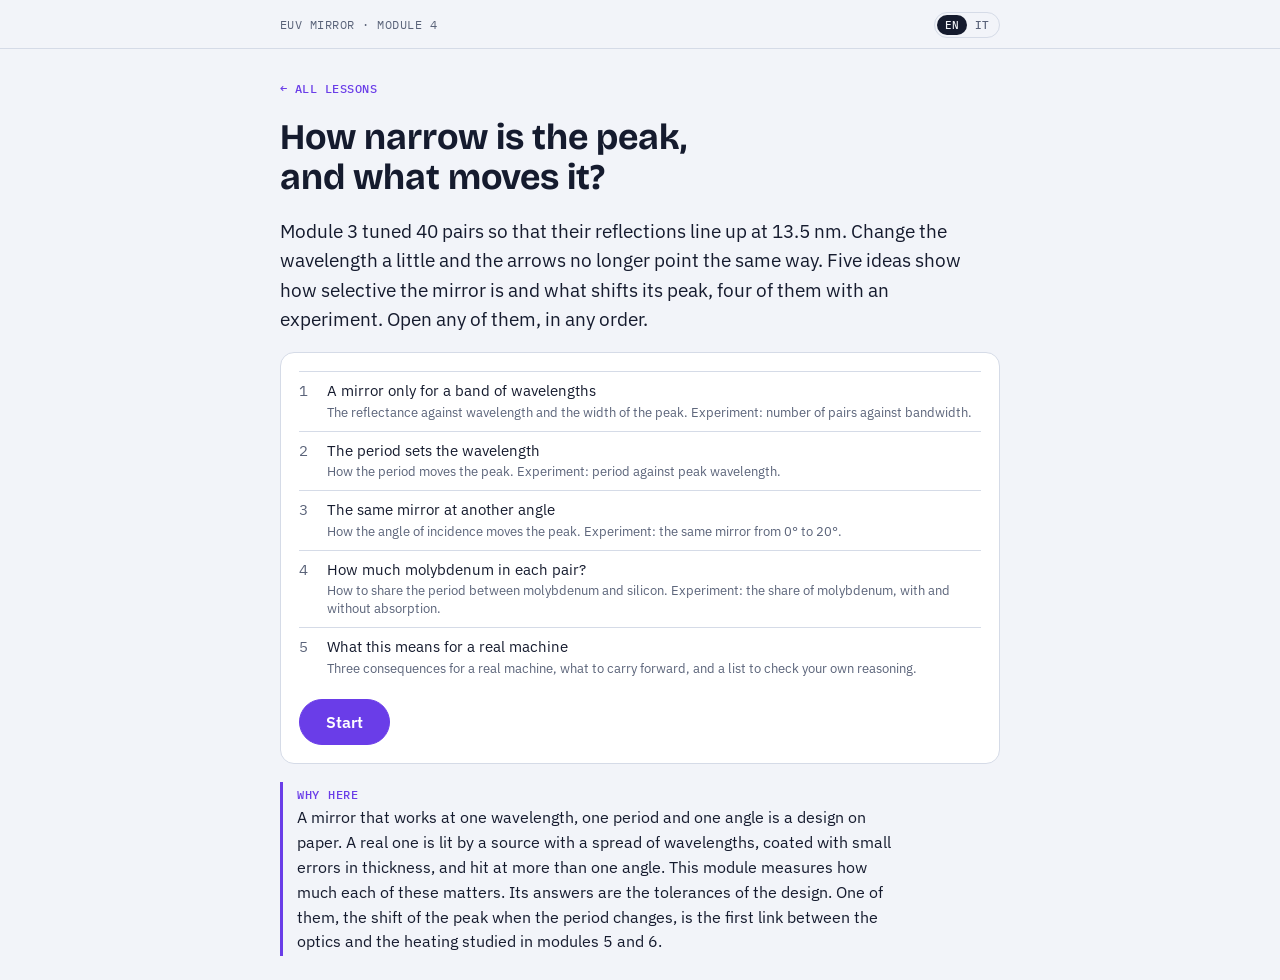
<file: module-4.html>
<!doctype html>
<html lang="en">
<head>
<meta charset="utf-8">
<meta name="viewport" content="width=device-width, initial-scale=1, viewport-fit=cover">
<title>EUV Module 4</title>
<meta name="description" content="Interactive lesson on the bandwidth of an EUV Mo/Si mirror and on how period, angle and the share of molybdenum move and shape its reflectance peak.">
<meta name="theme-color" content="#F2F4F9" media="(prefers-color-scheme: light)">
<meta name="theme-color" content="#0E1220" media="(prefers-color-scheme: dark)">
<meta name="mobile-web-app-capable" content="yes">
<meta name="apple-mobile-web-app-capable" content="yes">
<meta name="apple-mobile-web-app-status-bar-style" content="default">
<meta name="apple-mobile-web-app-title" content="Litho Lessons">
<link rel="manifest" href="manifest.webmanifest">
<link rel="apple-touch-icon" href="icon-180.png">
<link rel="icon" href="icon-180.png">
<link rel="stylesheet" href="https://fonts.googleapis.com/css2?family=Bricolage+Grotesque:opsz,wght@12..96,500;12..96,700&family=IBM+Plex+Sans:wght@400;500;600&family=IBM+Plex+Mono:wght@400;500&display=swap">
<link rel="stylesheet" href="lesson.css">
</head>
<body>
<div class="app" data-mode="home">
<header class="top"><div class="top-in">
  <div class="crumbs"><span id="where">EUV Mirror · Module 4</span><button class="linkbtn" id="menu">Menu</button><span id="count"></span><span class="lang" id="t-lang" role="group" aria-label="Language"><button data-l="en">EN</button><button data-l="it">IT</button></span></div>
  <div class="segs" id="segs"></div>
</div></header>

<main>

<section class="step" id="home">
  <a class="linkbtn" href="./" style="text-decoration:none;align-self:flex-start">← All lessons</a>
  <h1>How narrow is the peak, and what moves it?</h1>
  <p class="lead">Module 3 tuned 40 pairs so that their reflections line up at 13.5 nm. Change the wavelength a little and the arrows no longer point the same way. Five ideas show how selective the mirror is and what shifts its peak, four of them with an experiment. Open any of them, in any order.</p>
  <div class="mode">
    <ol class="toc" id="toc"></ol>
    <button class="btn go" id="go">Start</button>
  </div>
  <p class="why">A mirror that works at one wavelength, one period and one angle is a design on paper. A real one is lit by a source with a spread of wavelengths, coated with small errors in thickness, and hit at more than one angle. This module measures how much each of these matters. Its answers are the tolerances of the design. One of them, the shift of the peak when the period changes, is the first link between the optics and the heating studied in modules 5 and 6.</p>
</section>

<section class="step" data-id="band" data-sum="The reflectance against wavelength and the width of the peak. Experiment: number of pairs against bandwidth.">
  <h1>A mirror only for a band of wavelengths</h1>
  <p class="why">Module 3 computed the mirror at one wavelength. A source emits a spread of them, so the first question about a real mirror is how much of that spread it returns. This step measures the width of the peak and explains what sets it.</p>
  <p>Here is the reflectance of the mirror of module 3 against wavelength, computed with the matrix method. At each wavelength the indices of molybdenum and silicon are read again from the tables, because they change with wavelength too.</p>
  <p>The width of the peak is measured at half its height: find the highest point, take half of that value, and measure the distance between the two wavelengths, one on each side, where the curve crosses it. This is the full width at half maximum, FWHM.</p>
  <div class="lab">
    <canvas id="c-band" style="height:230px"></canvas>
    <div class="ctrl"><label for="s-Nb">Pairs</label><input type="range" id="s-Nb" min="5" max="60" step="1" value="10"><output id="o-Nb"></output></div>
    <div class="ctrl"><label for="s-lb">Wavelength</label><input type="range" id="s-lb" min="12.6" max="14.6" step="0.005" value="13.2"><output id="o-lb"></output></div>
    <div class="reads"><span><b>R at the cursor</b><span class="big" id="r-Rb"></span></span><span><b>peak at</b><span id="r-pk"></span></span><span><b>FWHM</b><span id="r-fw"></span></span><span><b>0.886 · λ / N</b><span id="r-kin"></span></span></div>
    <div class="tries"><span class="cap">Try</span>
      <button class="chip" data-set="s-Nb:5 s-lb:13.5" data-note="Few pairs make a low, wide peak: 2.39 nm, as the simple estimate says.">5 pairs</button>
      <button class="chip" data-set="s-Nb:40 s-lb:13.53" data-note="The mirror of module 3: a peak 0.64 nm wide, about twice the simple estimate.">40 pairs</button>
      <button class="chip" data-set="s-Nb:60 s-lb:13.53" data-note="Twenty more pairs bring the width only to 0.59 nm: the deep pairs receive little light and add little.">60 pairs</button>
      <div class="note" hidden></div>
    </div>
    <div class="cap">Molybdenum 2.78 nm on silicon 4.18 nm, repeated, at 6° and s polarization.</div>
  </div>
  <div class="after" hidden>
    <p><strong>With 40 pairs the peak is 0.64 nm wide and sits at 13.53 nm.</strong> The reflectance stays above half its peak value between 13.14 and 13.77 nm. The peak is not symmetric: those two points lie 0.39 nm below it and 0.25 nm above.</p>
    <p>The reason is in the arrows. Away from the best wavelength, each pair's arrow is turned a little against the previous one. Over a few pairs that hardly matters. Over many it adds up, the chain curls, and the sum collapses. The more pairs take part, the smaller the detuning that is tolerated.</p>
    <p>With 5 pairs the simple estimate and the full calculation agree: 2.39 nm. With 40 pairs the estimate says 0.30 nm and the calculation 0.64 nm. The estimate counts all 40 pairs as equal partners, and module 3 showed they are not: the deep ones receive little light. Read through this estimate alone, 0.64 nm is the width that about 19 equally weighted pairs would give. The other pairs still contribute, only less and less, which is why adding more hardly narrows the peak.</p>
    <div class="fcard">
      <div class="formula"><span>|sum| = | <span class="frac"><span>sin(N·ε/2)</span><span>sin(ε/2)</span></span> |</span><span>FWHM ≈ 0.886 · <span class="frac"><span>λ</span><span>N</span></span></span></div>
      <dl>
        <dt>Where it comes from</dt><dd>Add N arrows of length 1, each turned by the same small angle ε against the one before. This is a finite geometric sum, 1 + x + … + x<sup>N−1</sup> = (1 − x<sup>N</sup>)/(1 − x), with x = e<sup>iε</sup>. Unlike the infinite series of module 2 it needs no condition on the size of x, only x ≠ 1. Its length is the ratio shown. Detuning the wavelength by Δλ turns each pair's arrow by ε = 2π·Δλ/λ. For small ε, sin(ε/2) ≈ ε/2, so the intensity goes as (sin u / u)² with u = N·ε/2, and falls to half at u = 1.39. That gives the half-width Δλ = 1.39·λ/(π·N). The full width is twice that: 0.886·λ/N.</dd>
        <dt>Assumptions</dt><dd>N identical pairs that all contribute equally: weak reflections and no absorption. Indices that do not change over the width of the peak.</dd>
        <dt>The terms</dt><dd>N is the number of pairs. ε is the extra turn from one pair to the next. λ is the wavelength of the peak. FWHM is the full width of the peak at half its height.</dd>
        <dt>Check</dt><dd>With ε = 0 the ratio becomes N: all arrows in line. It first reaches zero when N·ε = 2π: the chain has closed into a full circle. For 5 pairs the estimate gives 2.39 nm, and so does the experiment. For 40 pairs it fails, as it should, because its first assumption fails.</dd>
      </dl>
    </div>
  </div>
</section>

<section class="step" data-id="period" data-sum="How the period moves the peak. Experiment: period against peak wavelength.">
  <h1>The period sets the wavelength</h1>
  <p class="why">The peak is narrow, so it has to sit in the right place. What a coating process controls is the period. This step finds how the peak follows the period: that is the tolerance on layer thickness and, later, the effect of thermal expansion.</p>
  <p>The Bragg condition ties the best wavelength to the period: <span class="mono">λ = 2·D·n̄·cos θ</span>. A thicker period should move the whole peak to longer wavelengths, in proportion.</p>
  <div class="formula"><span><span class="frac"><span>Δλ</span><span>λ</span></span> ≈ <span class="frac"><span>ΔD</span><span>D</span></span></span></div>
  <div class="lab">
    <canvas id="c-per" style="height:230px"></canvas>
    <div class="cap">The dashed line marks 13.5 nm.</div>
    <div class="ctrl"><label for="s-Dp">Period D</label><input type="range" id="s-Dp" min="6.8" max="7.1" step="0.002" value="6.86"><output id="o-Dp"></output></div>
    <div class="reads"><span><b>peak at</b><span class="big" id="r-pkD"></span></span><span><b>R at 13.5 nm</b><span id="r-R135"></span></span></div>
    <div class="tries"><span class="cap">Try</span>
      <button class="chip" data-set="s-Dp:6.948" data-note="The period that puts the peak at 13.50 nm.">D = 6.948 nm</button>
      <button class="chip" data-set="s-Dp:7.03" data-note="One percent more than 6.96 nm, and the peak has moved to about 13.65 nm.">D = 7.03 nm</button>
      <div class="note" hidden></div>
    </div>
    <div class="cap">40 pairs, molybdenum 40% of the period, 6°, s polarization.</div>
  </div>
  <div class="after" hidden>
    <p><strong>A period of 6.948 nm puts the peak at 13.50 nm.</strong> That is 2.78 nm of molybdenum and 4.17 nm of silicon. This is a nominal value. How closely a real coating has to match it depends on how much loss of reflectance, and how much optical error, can be accepted. The lessons keep the mirror of module 3, with 4.18 nm of silicon and a period of 6.96 nm, because the difference is small: its peak sits at 13.53 nm, and at 13.5 nm it reflects 74.2%, against 74.3% for the retuned one.</p>
    <p>The proportion holds, roughly. Going from 6.96 to 7.03 nm is a 1% change, and the peak moves from 13.53 to 13.65 nm: 0.12 nm, or 0.9%, instead of the 0.135 nm of the simple rule. The difference comes from the materials. At longer wavelengths the index of molybdenum is lower, so n̄ falls as the peak moves, and the peak moves a little less.</p>
    <p>There is also a constant offset. For D = 6.96 nm the Bragg formula predicts 13.41 nm, and the full calculation gives 13.53 nm. The formula is a guide to how the peak moves, and a first estimate of where it is. The design value has to come from the full calculation.</p>
    <div class="fcard">
      <div class="formula"><span><span class="frac"><span>Δλ</span><span>λ</span></span> ≈ <span class="frac"><span>ΔD</span><span>D</span></span></span></div>
      <dl>
        <dt>Where it comes from</dt><dd>In λ = 2·D·n̄·cos θ the wavelength is proportional to D. Multiply D by 1.01 and λ is multiplied by 1.01.</dd>
        <dt>Assumptions</dt><dd>The share of molybdenum and the angle stay the same. The average index n̄ does not change between the old and the new wavelength.</dd>
        <dt>The terms</dt><dd>ΔD is the change of the period and Δλ the resulting change of the peak wavelength. Both are taken relative to their starting values.</dd>
        <dt>Check</dt><dd>From 6.96 to 7.03 nm the rule predicts +0.135 nm. The experiment gives +0.12 nm. The second assumption is the one that is not quite met.</dd>
      </dl>
    </div>
  </div>
</section>

<section class="step" data-id="angle" data-sum="How the angle of incidence moves the peak. Experiment: the same mirror from 0° to 20°.">
  <h1>The same mirror at another angle</h1>
  <p class="why">The period is not the only quantity in the Bragg condition. A scanner has mirrors at different angles, and one mirror can see a range of angles. This step shows how far the peak moves when the angle does.</p>
  <p>The Bragg condition contains the angle too. Light that crosses the stack obliquely has a shorter wave motion perpendicular to the layers, by the factor cos θ, so the same period fits a shorter wavelength.</p>
  <div class="formula"><span>λ<sub>peak</sub>(θ) ≈ λ<sub>peak</sub>(0) · cos θ</span></div>
  <div class="lab">
    <canvas id="c-ang" style="height:230px"></canvas>
    <div class="cap">The dashed line marks 13.5 nm.</div>
    <div class="ctrl"><label for="s-tha">Angle</label><input type="range" id="s-tha" min="0" max="20" step="0.1" value="0"><output id="o-tha"></output></div>
    <div class="reads"><span><b>peak at</b><span class="big" id="r-pkA"></span></span><span><b>R at 13.5 nm</b><span id="r-RA"></span></span></div>
    <div class="tries"><span class="cap">Try</span>
      <button class="chip" data-set="s-tha:0" data-note="Perpendicular light: the peak is at 13.60 nm, and 13.5 nm is reflected at 72.8%.">0°</button>
      <button class="chip" data-set="s-tha:7" data-note="The angle at which this stack reflects 13.5 nm best.">7°</button>
      <button class="chip" data-set="s-tha:15" data-note="The peak has moved to 13.16 nm, and only 9% of 13.5 nm light is reflected.">15°</button>
      <div class="note" hidden></div>
    </div>
    <div class="cap">40 pairs, molybdenum 2.78 nm and silicon 4.18 nm, s polarization.</div>
  </div>
  <div class="after" hidden>
    <p><strong>A mirror is made for one wavelength at one angle.</strong> This stack reflects 13.5 nm best at about 7°. At perpendicular incidence its peak is at 13.60 nm, and 13.5 nm is reflected at 72.8%. At 15° the peak is at 13.16 nm, and 13.5 nm is almost not reflected at all: 9%.</p>
    <p>In a scanner different mirrors are hit at different angles, and each needs its own period. Where the angle of incidence varies across a curved mirror, the period of the coating can be graded across the surface to keep it tuned.</p>
    <div class="fcard">
      <div class="formula"><span>λ<sub>peak</sub>(θ) ≈ λ<sub>peak</sub>(0) · cos θ</span></div>
      <dl>
        <dt>Where it comes from</dt><dd>From λ = 2·D·n̄·cos θ with D and n̄ fixed. Module 2 gave the reason for the cosine: at an angle the phase gained crossing a layer is 2π·n·d·cos θ/λ.</dd>
        <dt>Assumptions</dt><dd>θ is the angle inside the stack. Because n̄ is close to 1 it is nearly the angle in vacuum, and the formula uses that one. The average index does not change over the shift.</dd>
        <dt>The terms</dt><dd>λ<sub>peak</sub>(0) is the peak wavelength at perpendicular incidence, 13.60 nm for this stack. θ is the angle from the perpendicular.</dd>
        <dt>Check</dt><dd>At 10° the formula gives 13.60 × cos 10° = 13.39 nm, and the experiment 13.40 nm. At 20° it gives 12.78 nm against 12.83 nm: the approximations start to show.</dd>
      </dl>
    </div>
  </div>
</section>

<section class="step" data-id="gamma" data-sum="How to share the period between molybdenum and silicon. Experiment: the share of molybdenum, with and without absorption.">
  <h1>How much molybdenum in each pair?</h1>
  <p class="why">Period and angle place the peak. One design number is still free: how the period is split between the two materials. Module 3 used 40% molybdenum and left the reason for later. This step gives it.</p>
  <p>The period fixes the wavelength. It does not say how to share the period between the two materials. Call <span class="mono">Γ</span> the fraction taken by molybdenum: <span class="mono">Γ = d<sub>Mo</sub> / D</span>.</p>
  <p>A pair has two surfaces that reflect with opposite signs. Module 2 found when two such reflections add best: when the round trip between them is half a turn. With one full turn per pair, half a turn means the molybdenum layer takes about half of the period.</p>
  <div class="formula"><span>arrow of one pair ∝ 2 · sin(π · Γ)</span></div>
  <div class="lab">
    <div class="toggle" id="t-absg"><button data-a="1" aria-pressed="true">Real materials</button><button data-a="0" aria-pressed="false">No absorption (k = 0)</button></div>
    <canvas id="c-gam" style="height:220px"></canvas>
    <div class="cap">Height of the reflectance peak against the share of molybdenum, for 40 pairs with a period of 6.96 nm.</div>
    <div class="ctrl"><label for="s-G">Share Γ</label><input type="range" id="s-G" min="0.2" max="0.6" step="0.01" value="0.25"><output id="o-G"></output></div>
    <div class="reads"><span><b>peak R</b><span class="big" id="r-RG"></span></span><span><b>2 · sin(π · Γ)</b><span id="r-sin"></span></span></div>
    <div class="tries"><span class="cap">Try</span>
      <button class="chip" data-set="t-absg:0 s-G:0.4" data-note="The best share with real materials: the peak is at its highest, 74.3%.">Γ = 0.40</button>
      <button class="chip" data-set="t-absg:0 s-G:0.5" data-note="Equal shares make the longest arrows, but the extra molybdenum absorbs more: 73.2%.">Γ = 0.50</button>
      <button class="chip" data-set="t-absg:1 s-G:0.5" data-note="Without absorption the best share is close to one half.">Γ = 0.50, k = 0</button>
      <div class="note" hidden></div>
    </div>
  </div>
  <div class="after" hidden>
    <p><strong>A compromise between lining up the arrows and losing light.</strong> Shares near one half make each pair's arrow as long as it can be. But molybdenum is the absorber, and every nanometre of it is crossed twice by all the light that goes deeper. In the simple model, going from 0.5 to 0.4 gives up 5% of the arrow, since sin(0.4·π) = 0.951. With real materials it gains more than it costs: the peak rises from 73.2% to 74.3%.</p>
    <p>The same curve shows how forgiving the choice is. Between 0.35 and 0.45 the peak stays within half a point of its best value. The share is far less critical than the period.</p>
    <div class="fcard">
      <div class="formula"><span>arrow of one pair ∝ 2 · sin(π · Γ)</span></div>
      <dl>
        <dt>Where it comes from</dt><dd>Take the two surfaces of the molybdenum layer. Their reflections are +r and −r. The second has crossed the layer twice, a round trip of 2π·Γ when the whole pair makes one turn. The sum r·(1 − e<sup>i·2πΓ</sup>) has length 2·r·sin(π·Γ).</dd>
        <dt>Assumptions</dt><dd>Weak reflections and no absorption, so that one pair can be looked at alone. The two indices are close enough that the share of thickness is also the share of phase.</dd>
        <dt>The terms</dt><dd>Γ = d<sub>Mo</sub>/D is the fraction of the period taken by molybdenum. r is the size of the reflection of one surface.</dd>
        <dt>Check</dt><dd>In this simple model Γ = 0.5 gives 2: two quarter-wave layers, the best case of module 2. Γ = 0 or 1 gives 0: with a single material the repeated boundaries between molybdenum and silicon are gone, and with them the Bragg contribution. Only the outer boundaries of the coating remain. In the experiment without absorption the curve peaks near 0.5; not exactly, because with two different indices equal thicknesses are not quite equal phases.</dd>
      </dl>
    </div>
  </div>
</section>

<section class="step" data-id="apply" data-sum="Three consequences for a real machine, what to carry forward, and a list to check your own reasoning.">
  <h1>What this means for a real machine</h1>
  <p class="why">Width, position and height of the peak are now known. This step reads them as engineering facts: a chain of mirrors, a tempting idea that does not work, and a warm mirror. Then it says what to keep from the module.</p>
  <p>The mirror reflects a band 0.64 nm wide, centred where the period and the angle put it. Three consequences, each a use of what this module built.</p>
  <div class="after" hidden>
    <p>Consider eleven such mirrors in a row, each reflecting 74.2%. The light left after all eleven is 0.742 multiplied by itself eleven times: 3.75%.</p>
    <p><strong>Eleven mirrors pass less than 4% of the light.</strong> This is why every point of reflectance matters, and why the sources of EUV scanners have to be so powerful. It is also why the 26% that each mirror does not reflect matters: it ends up as heat in the mirrors. Module 5 follows that light.</p>
    <p>More pairs do not buy a narrower band. With 200 pairs the simple estimate <span class="mono">0.886 · λ / N</span> would promise 0.06 nm, but absorption and reflection keep the light out of the deep pairs, and the width stops near 0.6 nm.</p>
    <p>Now suppose the mirror warms up and its period grows by 0.1%. The peak moves by about 0.013 nm, some 2% of its width.</p>
    <p>For this small, uniform change the reflectance hardly moves. Heating can also distort the surface of a mirror and introduce wavefront errors, which is a separate optical problem.</p>
    <h2>What to carry forward</h2>
    <ul class="carry">
      <li><strong>FWHM ≈ 0.886·λ/N.</strong> Use it when all N pairs contribute equally: few pairs, weak reflections. For a full EUV mirror it underestimates the width by a factor of two.</li>
      <li><strong>Δλ/λ ≈ ΔD/D and λ<sub>peak</sub> ∝ cos θ.</strong> Use them to estimate how the peak moves with period and angle. They are not accurate enough to place the peak: that takes the full calculation.</li>
      <li><strong>Arrow of one pair ∝ 2·sin(π·Γ).</strong> Use it to see why equal shares line the arrows up best. It ignores absorption, which is what moves the real optimum to 0.4.</li>
    </ul>
    <h2>To retrace the reasoning</h2>
    <div>
      <details><summary>Why does the mirror reflect only a band of wavelengths?</summary><p>Off the best wavelength each pair's arrow is turned a little against the previous one. Over many pairs the chain curls and the sum collapses.</p></details>
      <details><summary>How is the FWHM defined?</summary><p>Take half the height of the peak and measure the distance between the two wavelengths, one on each side, where the curve crosses that value.</p></details>
      <details><summary>Why is the real band twice as wide as 0.886·λ/N says for 40 pairs?</summary><p>The estimate assumes 40 equal pairs. Reflection and absorption give the deep ones less light, so the peak is as wide as about 19 equal pairs would make it.</p></details>
      <details><summary>What moves the peak, and which way?</summary><p>A thicker period moves it to longer wavelengths, in proportion. A larger angle from perpendicular moves it to shorter wavelengths, as cos θ.</p></details>
      <details><summary>Why is the share of molybdenum 0.4 and not 0.5?</summary><p>Equal shares give the longest arrow per pair, but molybdenum absorbs three and a half times more than silicon. Slightly less of it gains more than it costs.</p></details>
    </div>
  </div>
</section>

</main>

<footer class="nav"><div class="nav-in">
  <button class="btn" id="back">Back</button>
  <span class="hint" id="hint"></span>
  <button class="btn go" id="next">Continue</button>
</div></footer>
</div>

<script src="cxro.js"></script>
<script src="lesson.js"></script>
<script>
Object.assign(IT, {
  "How narrow is the peak, and what moves it?": "Quanto è stretto il picco, e cosa lo sposta?",
  "Module 3 tuned 40 pairs so that their reflections line up at 13.5 nm. Change the wavelength a little and the arrows no longer point the same way.": "Il modulo 3 ha regolato 40 coppie in modo che le loro riflessioni si allineino a 13,5 nm. Cambia un po' la lunghezza d'onda e le frecce non puntano più nella stessa direzione.",
  "A mirror only for a band of wavelengths": "Uno specchio solo per una banda di lunghezze d'onda",
  "Here is the reflectance of the mirror of module 3 against wavelength, computed with the matrix method. At each wavelength the indices of molybdenum and silicon are read again from the tables, because they change with wavelength too.": "Ecco la riflettanza dello specchio del modulo 3 in funzione della lunghezza d'onda, calcolata con il metodo delle matrici. A ogni lunghezza d'onda gli indici di molibdeno e silicio vengono riletti dalle tabelle, perché cambiano anche loro con la lunghezza d'onda.",
  "The width of the peak is measured at half its height: find the highest point, take half of that value, and measure the distance between the two wavelengths, one on each side, where the curve crosses it. This is the full width at half maximum, FWHM.": "La larghezza del picco si misura a metà della sua altezza: trova il punto più alto, prendi metà di quel valore e misura la distanza tra le due lunghezze d'onda, una per lato, in cui la curva lo attraversa. È la larghezza totale a metà altezza, FWHM.",
  "Pairs": "Coppie",
  "Wavelength": "Lunghezza d'onda",
  "R at the cursor": "R al cursore",
  "peak at": "picco a",
  "FWHM": "FWHM",
  "0.886 · λ / N": "0,886 · λ / N",
  "Molybdenum 2.78 nm on silicon 4.18 nm, repeated, at 6° and s polarization.": "Molibdeno 2,78 nm su silicio 4,18 nm, ripetuti, a 6° e polarizzazione s.",
  "The reason is in the arrows. Away from the best wavelength, each pair's arrow is turned a little against the previous one. Over a few pairs that hardly matters. Over many it adds up, the chain curls, and the sum collapses. The more pairs take part, the smaller the detuning that is tolerated.": "Il motivo è nelle frecce. Lontano dalla lunghezza d'onda migliore, la freccia di ogni coppia è un po' ruotata rispetto alla precedente. Su poche coppie conta poco. Su molte si accumula, la catena si arrotola e la somma crolla. Più coppie partecipano, più piccolo è lo scostamento tollerato.",
  "N identical pairs that all contribute equally: weak reflections and no absorption. Indices that do not change over the width of the peak.": "N coppie identiche che contribuiscono tutte allo stesso modo: riflessioni deboli e nessun assorbimento. Indici che non cambiano lungo la larghezza del picco.",
  "N is the number of pairs. ε is the extra turn from one pair to the next. λ is the wavelength of the peak. FWHM is the full width of the peak at half its height.": "N è il numero di coppie. ε è la rotazione in più da una coppia alla successiva. λ è la lunghezza d'onda del picco. FWHM è la larghezza totale del picco a metà altezza.",
  "With ε = 0 the ratio becomes N: all arrows in line. It first reaches zero when N·ε = 2π: the chain has closed into a full circle. For 5 pairs the estimate gives 2.39 nm, and so does the experiment. For 40 pairs it fails, as it should, because its first assumption fails.": "Con ε = 0 il rapporto diventa N: tutte le frecce in fila. Arriva a zero la prima volta quando N·ε = 2π: la catena si è chiusa in un cerchio completo. Per 5 coppie la stima dà 2,39 nm, e così l'esperimento. Per 40 coppie fallisce, come deve, perché cade la sua prima ipotesi.",
  "The period sets the wavelength": "Il periodo fissa la lunghezza d'onda",
  "The Bragg condition ties the best wavelength to the period: <span class=\"mono\">λ = 2·D·n̄·cos θ</span>. A thicker period should move the whole peak to longer wavelengths, in proportion.": "La condizione di Bragg lega la lunghezza d'onda migliore al periodo: <span class=\"mono\">λ = 2·D·n̄·cos θ</span>. Un periodo più spesso dovrebbe spostare tutto il picco verso lunghezze d'onda maggiori, in proporzione.",
  "The dashed line marks 13.5 nm.": "La linea tratteggiata segna 13,5 nm.",
  "Period D": "Periodo D",
  "R at 13.5 nm": "R a 13,5 nm",
  "40 pairs, molybdenum 40% of the period, 6°, s polarization.": "40 coppie, molibdeno al 40% del periodo, 6°, polarizzazione s.",
  "The proportion holds, roughly. Going from 6.96 to 7.03 nm is a 1% change, and the peak moves from 13.53 to 13.65 nm: 0.12 nm, or 0.9%, instead of the 0.135 nm of the simple rule. The difference comes from the materials. At longer wavelengths the index of molybdenum is lower, so n̄ falls as the peak moves, and the peak moves a little less.": "La proporzione vale, all'incirca. Passare da 6,96 a 7,03 nm è una variazione dell'1%, e il picco si sposta da 13,53 a 13,65 nm: 0,12 nm, cioè lo 0,9%, invece degli 0,135 nm della regola semplice. La differenza viene dai materiali. A lunghezze d'onda maggiori l'indice del molibdeno è più basso, quindi n̄ cala mentre il picco si sposta, e il picco si sposta un po' meno.",
  "There is also a constant offset. For D = 6.96 nm the Bragg formula predicts 13.41 nm, and the full calculation gives 13.53 nm. The formula is a guide to how the peak moves, and a first estimate of where it is. The design value has to come from the full calculation.": "C'è anche uno scarto costante. Per D = 6,96 nm la formula di Bragg prevede 13,41 nm, e il calcolo completo dà 13,53 nm. La formula è una guida a come si muove il picco, e una prima stima di dove si trova. Il valore di progetto deve venire dal calcolo completo.",
  "In λ = 2·D·n̄·cos θ the wavelength is proportional to D. Multiply D by 1.01 and λ is multiplied by 1.01.": "In λ = 2·D·n̄·cos θ la lunghezza d'onda è proporzionale a D. Moltiplica D per 1,01 e λ viene moltiplicata per 1,01.",
  "The share of molybdenum and the angle stay the same. The average index n̄ does not change between the old and the new wavelength.": "La quota di molibdeno e l'angolo restano gli stessi. L'indice medio n̄ non cambia tra la vecchia e la nuova lunghezza d'onda.",
  "ΔD is the change of the period and Δλ the resulting change of the peak wavelength. Both are taken relative to their starting values.": "ΔD è la variazione del periodo e Δλ la variazione che ne risulta per la lunghezza d'onda del picco. Entrambe sono rapportate ai valori di partenza.",
  "From 6.96 to 7.03 nm the rule predicts +0.135 nm. The experiment gives +0.12 nm. The second assumption is the one that is not quite met.": "Da 6,96 a 7,03 nm la regola prevede +0,135 nm. L'esperimento dà +0,12 nm. La seconda ipotesi è quella non del tutto rispettata.",
  "The same mirror at another angle": "Lo stesso specchio a un altro angolo",
  "The Bragg condition contains the angle too. Light that crosses the stack obliquely has a shorter wave motion perpendicular to the layers, by the factor cos θ, so the same period fits a shorter wavelength.": "La condizione di Bragg contiene anche l'angolo. La luce che attraversa lo stack in obliquo ha un moto ondulatorio perpendicolare agli strati più corto, del fattore cos θ, quindi lo stesso periodo si adatta a una lunghezza d'onda minore.",
  "Angle": "Angolo",
  "40 pairs, molybdenum 2.78 nm and silicon 4.18 nm, s polarization.": "40 coppie, molibdeno 2,78 nm e silicio 4,18 nm, polarizzazione s.",
  "<strong>A mirror is made for one wavelength at one angle.</strong> This stack reflects 13.5 nm best at about 7°. At perpendicular incidence its peak is at 13.60 nm, and 13.5 nm is reflected at 72.8%. At 15° the peak is at 13.16 nm, and 13.5 nm is almost not reflected at all: 9%.": "<strong>Uno specchio è fatto per una lunghezza d'onda a un angolo.</strong> Questo stack riflette meglio i 13,5 nm a circa 7°. A incidenza perpendicolare il suo picco è a 13,60 nm, e i 13,5 nm sono riflessi al 72,8%. A 15° il picco è a 13,16 nm, e i 13,5 nm non sono quasi più riflessi: 9%.",
  "From λ = 2·D·n̄·cos θ with D and n̄ fixed. Module 2 gave the reason for the cosine: at an angle the phase gained crossing a layer is 2π·n·d·cos θ/λ.": "Da λ = 2·D·n̄·cos θ con D e n̄ fissi. Il modulo 2 ha dato il motivo del coseno: con un angolo la fase guadagnata attraversando uno strato è 2π·n·d·cos θ/λ.",
  "θ is the angle inside the stack. Because n̄ is close to 1 it is nearly the angle in vacuum, and the formula uses that one. The average index does not change over the shift.": "θ è l'angolo dentro lo stack. Poiché n̄ è vicino a 1 è quasi l'angolo nel vuoto, e la formula usa quello. L'indice medio non cambia lungo lo spostamento.",
  "λ<sub>peak</sub>(0) is the peak wavelength at perpendicular incidence, 13.60 nm for this stack. θ is the angle from the perpendicular.": "λ<sub>peak</sub>(0) è la lunghezza d'onda del picco a incidenza perpendicolare, 13,60 nm per questo stack. θ è l'angolo dalla perpendicolare.",
  "At 10° the formula gives 13.60 × cos 10° = 13.39 nm, and the experiment 13.40 nm. At 20° it gives 12.78 nm against 12.83 nm: the approximations start to show.": "A 10° la formula dà 13,60 × cos 10° = 13,39 nm, e l'esperimento 13,40 nm. A 20° dà 12,78 nm contro 12,83 nm: le approssimazioni cominciano a farsi vedere.",
  "How much molybdenum in each pair?": "Quanto molibdeno in ogni coppia?",
  "The period fixes the wavelength. It does not say how to share the period between the two materials. Call <span class=\"mono\">Γ</span> the fraction taken by molybdenum: <span class=\"mono\">Γ = d<sub>Mo</sub> / D</span>.": "Il periodo fissa la lunghezza d'onda. Non dice come ripartire il periodo tra i due materiali. Chiama <span class=\"mono\">Γ</span> la frazione occupata dal molibdeno: <span class=\"mono\">Γ = d<sub>Mo</sub> / D</span>.",
  "Real materials": "Materiali reali",
  "No absorption (k = 0)": "Senza assorbimento (k = 0)",
  "Height of the reflectance peak against the share of molybdenum, for 40 pairs with a period of 6.96 nm.": "Altezza del picco di riflettanza in funzione della quota di molibdeno, per 40 coppie con periodo 6,96 nm.",
  "Share Γ": "Quota Γ",
  "peak R": "R di picco",
  "2 · sin(π · Γ)": "2 · sin(π · Γ)",
  "The same curve shows how forgiving the choice is. Between 0.35 and 0.45 the peak stays within half a point of its best value. The share is far less critical than the period.": "La stessa curva mostra quanto la scelta sia tollerante. Tra 0,35 e 0,45 il picco resta entro mezzo punto dal valore migliore. La quota è molto meno critica del periodo.",
  "Take the two surfaces of the molybdenum layer. Their reflections are +r and −r. The second has crossed the layer twice, a round trip of 2π·Γ when the whole pair makes one turn. The sum r·(1 − e<sup>i·2πΓ</sup>) has length 2·r·sin(π·Γ).": "Prendi le due superfici dello strato di molibdeno. Le loro riflessioni sono +r e −r. La seconda ha attraversato lo strato due volte, un'andata e ritorno di 2π·Γ quando l'intera coppia fa un giro. La somma r·(1 − e<sup>i·2πΓ</sup>) ha lunghezza 2·r·sin(π·Γ).",
  "Weak reflections and no absorption, so that one pair can be looked at alone. The two indices are close enough that the share of thickness is also the share of phase.": "Riflessioni deboli e nessun assorbimento, così una coppia si può guardare da sola. I due indici sono abbastanza vicini che la quota di spessore è anche la quota di fase.",
  "Γ = d<sub>Mo</sub>/D is the fraction of the period taken by molybdenum. r is the size of the reflection of one surface.": "Γ = d<sub>Mo</sub>/D è la frazione del periodo occupata dal molibdeno. r è la grandezza della riflessione di una superficie.",
  "What this means for a real machine": "Cosa significa per una macchina vera",
  "The mirror reflects a band 0.64 nm wide, centred where the period and the angle put it. Three consequences, each a use of what this module built.": "Lo specchio riflette una banda larga 0,64 nm, centrata dove la mettono il periodo e l'angolo. Tre conseguenze, ciascuna un uso di ciò che questo modulo ha costruito.",
  "<strong>Eleven mirrors pass less than 4% of the light.</strong> This is why every point of reflectance matters, and why the sources of EUV scanners have to be so powerful. It is also why the 26% that each mirror does not reflect matters: it ends up as heat in the mirrors. Module 5 follows that light.": "<strong>Undici specchi lasciano passare meno del 4% della luce.</strong> Per questo ogni punto di riflettanza conta, e per questo le sorgenti degli scanner EUV devono essere così potenti. Ed è anche per questo che conta il 26% che ogni specchio non riflette: finisce in calore negli specchi. Il modulo 5 segue quella luce.",
  "What to carry forward": "Cosa portarsi dietro",
  "<strong>FWHM ≈ 0.886·λ/N.</strong> Use it when all N pairs contribute equally: few pairs, weak reflections. For a full EUV mirror it underestimates the width by a factor of two.": "<strong>FWHM ≈ 0,886·λ/N.</strong> Usala quando tutte le N coppie contribuiscono alla pari: poche coppie, riflessioni deboli. Per uno specchio EUV completo sottostima la larghezza di un fattore due.",
  "<strong>Δλ/λ ≈ ΔD/D and λ<sub>peak</sub> ∝ cos θ.</strong> Use them to estimate how the peak moves with period and angle. They are not accurate enough to place the peak: that takes the full calculation.": "<strong>Δλ/λ ≈ ΔD/D e λ<sub>peak</sub> ∝ cos θ.</strong> Usale per stimare come si sposta il picco con il periodo e con l'angolo. Non sono abbastanza precise per posizionare il picco: per quello serve il calcolo completo.",
  "<strong>Arrow of one pair ∝ 2·sin(π·Γ).</strong> Use it to see why equal shares line the arrows up best. It ignores absorption, which is what moves the real optimum to 0.4.": "<strong>Freccia di una coppia ∝ 2·sin(π·Γ).</strong> Usala per capire perché quote uguali allineano meglio le frecce. Ignora l'assorbimento, che è ciò che porta l'ottimo reale a 0,4.",
  "Why does the mirror reflect only a band of wavelengths?": "Perché lo specchio riflette solo una banda di lunghezze d'onda?",
  "Off the best wavelength each pair's arrow is turned a little against the previous one. Over many pairs the chain curls and the sum collapses.": "Fuori dalla lunghezza d'onda migliore la freccia di ogni coppia è un po' ruotata rispetto alla precedente. Su molte coppie la catena si arrotola e la somma crolla.",
  "How is the FWHM defined?": "Come è definita la FWHM?",
  "Take half the height of the peak and measure the distance between the two wavelengths, one on each side, where the curve crosses that value.": "Prendi metà dell'altezza del picco e misura la distanza tra le due lunghezze d'onda, una per lato, in cui la curva attraversa quel valore.",
  "Why is the real band twice as wide as 0.886·λ/N says for 40 pairs?": "Perché per 40 coppie la banda reale è larga il doppio di quanto dice 0,886·λ/N?",
  "What moves the peak, and which way?": "Cosa sposta il picco, e in che verso?",
  "A thicker period moves it to longer wavelengths, in proportion. A larger angle from perpendicular moves it to shorter wavelengths, as cos θ.": "Un periodo più spesso lo sposta verso lunghezze d'onda maggiori, in proporzione. Un angolo più grande dalla perpendicolare lo sposta verso lunghezze d'onda minori, come cos θ.",
  "Why is the share of molybdenum 0.4 and not 0.5?": "Perché la quota di molibdeno è 0,4 e non 0,5?",
  "Equal shares give the longest arrow per pair, but molybdenum absorbs three and a half times more than silicon. Slightly less of it gains more than it costs.": "Quote uguali danno la freccia più lunga per coppia, ma il molibdeno assorbe tre volte e mezza più del silicio. Un po' meno molibdeno fa guadagnare più di quanto costa.",
  "wavelength (nm)": "lunghezza d'onda (nm)",
  "not defined here": "non definita qui",
  "share of molybdenum Γ": "quota di molibdeno Γ",
  "Next: module 5, where the light that does not come back goes.": "Prossimo: modulo 5, dove finisce la luce che non torna indietro.",
  "With 5 pairs the simple estimate and the full calculation agree: 2.39 nm. With 40 pairs the estimate says 0.30 nm and the calculation 0.64 nm. The estimate counts all 40 pairs as equal partners, and module 3 showed they are not: the deep ones receive little light. Read through this estimate alone, 0.64 nm is the width that about 19 equally weighted pairs would give. The other pairs still contribute, only less and less, which is why adding more hardly narrows the peak.": "Con 5 coppie la stima semplice e il calcolo completo coincidono: 2,39 nm. Con 40 coppie la stima dice 0,30 nm e il calcolo 0,64 nm. La stima conta tutte e 40 le coppie come soci alla pari, e il modulo 3 ha mostrato che non lo sono: quelle profonde ricevono poca luce. Letta con questa sola stima, 0,64 nm è la larghezza che darebbero circa 19 coppie di uguale peso. Le altre coppie contribuiscono comunque, solo sempre meno, ed è per questo che aggiungerne altre restringe appena il picco.",
  "Add N arrows of length 1, each turned by the same small angle ε against the one before. This is a finite geometric sum, 1 + x + … + x<sup>N−1</sup> = (1 − x<sup>N</sup>)/(1 − x), with x = e<sup>iε</sup>. Unlike the infinite series of module 2 it needs no condition on the size of x, only x ≠ 1. Its length is the ratio shown. Detuning the wavelength by Δλ turns each pair's arrow by ε = 2π·Δλ/λ. For small ε, sin(ε/2) ≈ ε/2, so the intensity goes as (sin u / u)² with u = N·ε/2, and falls to half at u = 1.39. That gives the half-width Δλ = 1.39·λ/(π·N). The full width is twice that: 0.886·λ/N.": "Somma N frecce di lunghezza 1, ciascuna ruotata dello stesso piccolo angolo ε rispetto alla precedente. È una somma geometrica finita, 1 + x + … + x<sup>N−1</sup> = (1 − x<sup>N</sup>)/(1 − x), con x = e<sup>iε</sup>. A differenza della serie infinita del modulo 2 non richiede alcuna condizione sulla grandezza di x, solo x ≠ 1. La sua lunghezza è il rapporto mostrato. Spostare la lunghezza d'onda di Δλ ruota la freccia di ogni coppia di ε = 2π·Δλ/λ. Per ε piccolo, sin(ε/2) ≈ ε/2, quindi l'intensità va come (sin u / u)² con u = N·ε/2, e scende a metà per u = 1,39. Questo dà la semilarghezza Δλ = 1,39·λ/(π·N). La larghezza totale è il doppio: 0,886·λ/N.",
  "<strong>A period of 6.948 nm puts the peak at 13.50 nm.</strong> That is 2.78 nm of molybdenum and 4.17 nm of silicon. This is a nominal value. How closely a real coating has to match it depends on how much loss of reflectance, and how much optical error, can be accepted. The lessons keep the mirror of module 3, with 4.18 nm of silicon and a period of 6.96 nm, because the difference is small: its peak sits at 13.53 nm, and at 13.5 nm it reflects 74.2%, against 74.3% for the retuned one.": "<strong>Un periodo di 6,948 nm porta il picco a 13,50 nm.</strong> Sono 2,78 nm di molibdeno e 4,17 nm di silicio. È un valore nominale. Quanto un rivestimento vero debba avvicinarvisi dipende da quanta perdita di riflettanza, e quanto errore ottico, si possono accettare. Le lezioni tengono lo specchio del modulo 3, con 4,18 nm di silicio e un periodo di 6,96 nm, perché la differenza è piccola: il suo picco sta a 13,53 nm, e a 13,5 nm riflette il 74,2%, contro il 74,3% di quello riaccordato.",
  "In a scanner different mirrors are hit at different angles, and each needs its own period. Where the angle of incidence varies across a curved mirror, the period of the coating can be graded across the surface to keep it tuned.": "In uno scanner specchi diversi sono colpiti ad angoli diversi, e ciascuno ha bisogno del proprio periodo. Dove l'angolo di incidenza varia lungo uno specchio curvo, il periodo del rivestimento può essere graduato lungo la superficie per mantenerlo accordato.",
  "A pair has two surfaces that reflect with opposite signs. Module 2 found when two such reflections add best: when the round trip between them is half a turn. With one full turn per pair, half a turn means the molybdenum layer takes about half of the period.": "Una coppia ha due superfici che riflettono con segni opposti. Il modulo 2 ha trovato quando due riflessioni così si sommano meglio: quando l'andata e ritorno tra loro vale mezzo giro. Con un giro completo per coppia, mezzo giro significa che lo strato di molibdeno occupa circa metà del periodo.",
  "<strong>A compromise between lining up the arrows and losing light.</strong> Shares near one half make each pair's arrow as long as it can be. But molybdenum is the absorber, and every nanometre of it is crossed twice by all the light that goes deeper. In the simple model, going from 0.5 to 0.4 gives up 5% of the arrow, since sin(0.4·π) = 0.951. With real materials it gains more than it costs: the peak rises from 73.2% to 74.3%.": "<strong>Un compromesso tra allineare le frecce e perdere luce.</strong> Quote vicine a un mezzo rendono la freccia di ogni coppia più lunga possibile. Ma il molibdeno è quello che assorbe, e ogni suo nanometro è attraversato due volte da tutta la luce che va più in profondità. Nel modello semplice, passare da 0,5 a 0,4 fa rinunciare al 5% della freccia, perché sin(0,4·π) = 0,951. Con i materiali reali fa guadagnare più di quanto costa: il picco sale da 73,2% a 74,3%.",
  "For this small, uniform change the reflectance hardly moves. Heating can also distort the surface of a mirror and introduce wavefront errors, which is a separate optical problem.": "Per questa variazione piccola e uniforme la riflettanza si muove appena. Il riscaldamento può anche deformare la superficie di uno specchio e introdurre errori del fronte d'onda, che è un problema ottico distinto.",
  "The estimate assumes 40 equal pairs. Reflection and absorption give the deep ones less light, so the peak is as wide as about 19 equal pairs would make it.": "La stima presuppone 40 coppie alla pari. Riflessione e assorbimento danno meno luce a quelle profonde, quindi il picco è largo quanto lo farebbero circa 19 coppie uguali.",
  "In this simple model Γ = 0.5 gives 2: two quarter-wave layers, the best case of module 2. Γ = 0 or 1 gives 0: with a single material the repeated boundaries between molybdenum and silicon are gone, and with them the Bragg contribution. Only the outer boundaries of the coating remain. In the experiment without absorption the curve peaks near 0.5; not exactly, because with two different indices equal thicknesses are not quite equal phases.": "In questo modello semplice Γ = 0,5 dà 2: due strati a quarto d'onda, il caso migliore del modulo 2. Γ = 0 oppure 1 dà 0: con un solo materiale spariscono i confini ripetuti tra molibdeno e silicio, e con essi il contributo di Bragg. Restano solo i confini esterni del rivestimento. Nell'esperimento senza assorbimento la curva ha il massimo vicino a 0,5; non esattamente, perché con due indici diversi spessori uguali non sono proprio fasi uguali.",
  "Module 3 tuned 40 pairs so that their reflections line up at 13.5 nm. Change the wavelength a little and the arrows no longer point the same way. Five ideas show how selective the mirror is and what shifts its peak, four of them with an experiment. Open any of them, in any order.": "Il modulo 3 ha accordato 40 coppie in modo che le loro riflessioni si allineino a 13,5 nm. Cambia di poco la lunghezza d'onda e le frecce non puntano più nello stesso verso. Cinque idee mostrano quanto è selettivo lo specchio e cosa ne sposta il picco, quattro delle quali con un esperimento. Aprine una qualsiasi, in qualsiasi ordine.",
  "A mirror that works at one wavelength, one period and one angle is a design on paper. A real one is lit by a source with a spread of wavelengths, coated with small errors in thickness, and hit at more than one angle. This module measures how much each of these matters. Its answers are the tolerances of the design. One of them, the shift of the peak when the period changes, is the first link between the optics and the heating studied in modules 5 and 6.": "Uno specchio che funziona a una lunghezza d'onda, un periodo e un angolo è un progetto sulla carta. Uno vero è illuminato da una sorgente con una gamma di lunghezze d'onda, depositato con piccoli errori di spessore, e colpito a più di un angolo. Questo modulo misura quanto conta ciascuna di queste cose. Le sue risposte sono le tolleranze del progetto. Una di esse, lo spostamento del picco quando cambia il periodo, è il primo legame tra l'ottica e il riscaldamento studiato nei moduli 5 e 6.",
  "<strong>With 40 pairs the peak is 0.64 nm wide and sits at 13.53 nm.</strong> The reflectance stays above half its peak value between 13.14 and 13.77 nm. The peak is not symmetric: those two points lie 0.39 nm below it and 0.25 nm above.": "<strong>Con 40 coppie il picco è largo 0,64 nm e sta a 13,53 nm.</strong> La riflettanza resta sopra metà del valore di picco tra 13,14 e 13,77 nm. Il picco non è simmetrico: quei due punti stanno 0,39 nm sotto e 0,25 nm sopra.",
  "The reflectance against wavelength and the width of the peak. Experiment: number of pairs against bandwidth.": "La riflettanza in funzione della lunghezza d'onda e la larghezza del picco. Esperimento: numero di coppie e larghezza di banda.",
  "How the period moves the peak. Experiment: period against peak wavelength.": "Come il periodo sposta il picco. Esperimento: periodo e lunghezza d'onda del picco.",
  "How the angle of incidence moves the peak. Experiment: the same mirror from 0° to 20°.": "Come l'angolo di incidenza sposta il picco. Esperimento: lo stesso specchio da 0° a 20°.",
  "How to share the period between molybdenum and silicon. Experiment: the share of molybdenum, with and without absorption.": "Come ripartire il periodo tra molibdeno e silicio. Esperimento: la quota di molibdeno, con e senza assorbimento.",
  "Three consequences for a real machine, what to carry forward, and a list to check your own reasoning.": "Tre conseguenze per una macchina vera, cosa portarsi dietro, e un elenco per controllare il proprio ragionamento.",
  "Few pairs make a low, wide peak: 2.39 nm, as the simple estimate says.": "Poche coppie danno un picco basso e largo: 2,39 nm, come dice la stima semplice.",
  "The mirror of module 3: a peak 0.64 nm wide, about twice the simple estimate.": "Lo specchio del modulo 3: un picco largo 0,64 nm, circa il doppio della stima semplice.",
  "Twenty more pairs bring the width only to 0.59 nm: the deep pairs receive little light and add little.": "Altre venti coppie portano la larghezza solo a 0,59 nm: le coppie profonde ricevono poca luce e aggiungono poco.",
  "The period that puts the peak at 13.50 nm.": "Il periodo che mette il picco a 13,50 nm.",
  "One percent more than 6.96 nm, and the peak has moved to about 13.65 nm.": "L'uno per cento in più di 6,96 nm, e il picco si è spostato a circa 13,65 nm.",
  "Perpendicular light: the peak is at 13.60 nm, and 13.5 nm is reflected at 72.8%.": "Luce perpendicolare: il picco è a 13,60 nm, e 13,5 nm è riflessa al 72,8%.",
  "The angle at which this stack reflects 13.5 nm best.": "L'angolo al quale questo stack riflette meglio 13,5 nm.",
  "The peak has moved to 13.16 nm, and only 9% of 13.5 nm light is reflected.": "Il picco si è spostato a 13,16 nm, e della luce a 13,5 nm si riflette solo il 9%.",
  "The best share with real materials: the peak is at its highest, 74.3%.": "La quota migliore con i materiali reali: il picco è al suo massimo, 74,3%.",
  "Equal shares make the longest arrows, but the extra molybdenum absorbs more: 73.2%.": "Quote uguali danno le frecce più lunghe, ma il molibdeno in più assorbe di più: 73,2%.",
  "Without absorption the best share is close to one half.": "Senza assorbimento la quota migliore è vicina a un mezzo.",
  "5 pairs": "5 coppie",
  "40 pairs": "40 coppie",
  "60 pairs": "60 coppie",
  "D = 6.948 nm": "D = 6,948 nm",
  "D = 7.03 nm": "D = 7,03 nm",
  "Γ = 0.40": "Γ = 0,40",
  "Γ = 0.50": "Γ = 0,50",
  "Γ = 0.50, k = 0": "Γ = 0,50, k = 0",
  "To retrace the reasoning": "Per riprendere il ragionamento",
  "Module 3 computed the mirror at one wavelength. A source emits a spread of them, so the first question about a real mirror is how much of that spread it returns. This step measures the width of the peak and explains what sets it.": "Il modulo 3 ha calcolato lo specchio a una sola lunghezza d'onda. Una sorgente ne emette una gamma, quindi la prima domanda su uno specchio vero è quanta di quella gamma restituisce. Questo passo misura la larghezza del picco e spiega cosa la determina.",
  "The peak is narrow, so it has to sit in the right place. What a coating process controls is the period. This step finds how the peak follows the period: that is the tolerance on layer thickness and, later, the effect of thermal expansion.": "Il picco è stretto, quindi deve stare nel posto giusto. Ciò che un processo di deposizione controlla è il periodo. Questo passo trova come il picco segue il periodo: è la tolleranza sullo spessore degli strati e, più avanti, l'effetto della dilatazione termica.",
  "The period is not the only quantity in the Bragg condition. A scanner has mirrors at different angles, and one mirror can see a range of angles. This step shows how far the peak moves when the angle does.": "Il periodo non è l'unica grandezza nella condizione di Bragg. Uno scanner ha specchi ad angoli diversi, e uno stesso specchio può vedere una gamma di angoli. Questo passo mostra di quanto si sposta il picco quando cambia l'angolo.",
  "Period and angle place the peak. One design number is still free: how the period is split between the two materials. Module 3 used 40% molybdenum and left the reason for later. This step gives it.": "Periodo e angolo collocano il picco. Resta libero un numero di progetto: come il periodo è diviso tra i due materiali. Il modulo 3 ha usato il 40% di molibdeno rimandando il motivo. Questo passo lo dà.",
  "Width, position and height of the peak are now known. This step reads them as engineering facts: a chain of mirrors, a tempting idea that does not work, and a warm mirror. Then it says what to keep from the module.": "Larghezza, posizione e altezza del picco ora sono note. Questo passo le legge come fatti di ingegneria: una catena di specchi, un'idea allettante che non funziona, e uno specchio caldo. Poi dice cosa tenere del modulo.",
  "Consider eleven such mirrors in a row, each reflecting 74.2%. The light left after all eleven is 0.742 multiplied by itself eleven times: 3.75%.": "Considera undici di questi specchi in fila, ciascuno con riflettanza del 74,2%. La luce che resta dopo tutti e undici è 0,742 moltiplicato per sé stesso undici volte: 3,75%.",
  "More pairs do not buy a narrower band. With 200 pairs the simple estimate <span class=\"mono\">0.886 · λ / N</span> would promise 0.06 nm, but absorption and reflection keep the light out of the deep pairs, and the width stops near 0.6 nm.": "Più coppie non comprano una banda più stretta. Con 200 coppie la stima semplice <span class=\"mono\">0,886 · λ / N</span> prometterebbe 0,06 nm, ma assorbimento e riflessione tengono la luce lontana dalle coppie profonde, e la larghezza si ferma vicino a 0,6 nm.",
  "Now suppose the mirror warms up and its period grows by 0.1%. The peak moves by about 0.013 nm, some 2% of its width.": "Ora supponi che lo specchio si scaldi e il suo periodo cresca dello 0,1%. Il picco si sposta di circa 0,013 nm, più o meno il 2% della sua larghezza."
});

startLesson({
  n: 4,
  nextHref: "module-5.html",
  open: true,   // one view, nothing to complete: see lesson.js
  was: ["predict", "band", "period", "angle", "gamma", "apply"],
  key: "euv-module-4",
  next: "Next: module 5, where the light that does not come back goes.",
  setup() {
    const TH6 = 6 * Math.PI / 180, XR = [12.4, 15], XT = [12.5, 13, 13.5, 14, 14.5, 15];
    const LAMS = []; for (let l = XR[0]; l <= XR[1] + 1e-9; l += 0.01) LAMS.push(+l.toFixed(4));
    const nAt = (m, lam, absorb) => { const n = index(m, lam); return absorb ? n : [n[0], 0]; };
    // Reflectance of N Mo/Si pairs (Mo on top) on silicon, with the indices read from the tables at each wavelength.
    const Rat = (lam, N, dMo, dSi, th, absorb = true) => tmm(pairs(N, { n: nAt("Mo", lam, absorb), d: dMo }, { n: nAt("Si", lam, absorb), d: dSi }), 1, nAt("Si", lam, absorb), lam, th, "s").R;
    const spectrum = (N, dMo, dSi, th) => LAMS.map(l => [l, 100 * Rat(l, N, dMo, dSi, th)]);
    // Highest point (refined with a parabola through three samples) and the half-height crossings on each side of it.
    function peakInfo(pts) {
      let i = 0; pts.forEach((p, j) => { if (p[1] > pts[i][1]) i = j; });
      let lam = pts[i][0], R = pts[i][1];
      if (i > 0 && i < pts.length - 1) { const a = pts[i - 1][1], b = pts[i][1], c = pts[i + 1][1], den = a - 2 * b + c; if (den < 0) { const s = .5 * (a - c) / den; lam += s * (pts[i + 1][0] - pts[i][0]); R = b - .25 * (a - c) * s; } }
      const half = R / 2, cross = dir => { for (let j = i; j > 0 && j < pts.length - 1; j += dir) { const p = pts[j], q = pts[j + dir]; if (q[1] <= half) return p[0] + (half - p[1]) * (q[0] - p[0]) / (q[1] - p[1]); } return null; };
      const lo = cross(-1), hi = cross(1);
      return { lam, R, fwhm: lo != null && hi != null ? hi - lo : null };
    }
    const nm = (v, d) => fmt(v, d) + " nm";
    const specPlot = (c, pts, color, extra) => plot(c, Object.assign({ x: XR, y: [0, 80], xt: XT, xf: v => loc(v), yt: [0, 20, 40, 60, 80], yf: v => v + "%", xlabel: t("wavelength (nm)"), series: [{ pts, color }] }, extra));
    const target = () => ({ pts: [[13.5, 0], [13.5, 80]], color: css("--muted"), dash: [5, 4], width: 1.2 });

    /* ---------- the band ---------- */
    const bandCache = {};
    draws.band = () => {
      const N = +$("s-Nb").value, lam = +$("s-lb").value, cm = css("--mo");
      const sp = bandCache[N] || (bandCache[N] = spectrum(N, 2.78, 4.18, TH6)), pk = peakInfo(sp), R = Rat(lam, N, 2.78, 4.18, TH6);
      $("o-Nb").textContent = N; $("o-lb").textContent = nm(lam, 3);
      $("r-Rb").textContent = pct(R, 1); $("r-pk").textContent = nm(pk.lam, 2); $("r-fw").textContent = pk.fwhm == null ? t("not defined here") : nm(pk.fwhm, 2); $("r-kin").textContent = nm(0.886 * LAM0 / N, 2);
      specPlot($("c-band"), sp, cm, { vline: lam, marks: [{ x: lam, y: 100 * R, color: cm }] });
    };
    $("s-Nb").oninput = $("s-lb").oninput = draws.band;

    /* ---------- period ---------- */
    draws.period = () => {
      const D = +$("s-Dp").value, cm = css("--mo"), sp = spectrum(40, 0.4 * D, 0.6 * D, TH6), pk = peakInfo(sp);
      $("o-Dp").textContent = nm(D, 3); $("r-pkD").textContent = nm(pk.lam, 3); $("r-R135").textContent = pct(Rat(13.5, 40, 0.4 * D, 0.6 * D, TH6), 1);
      plot($("c-per"), { x: XR, y: [0, 80], xt: XT, xf: v => loc(v), yt: [0, 20, 40, 60, 80], yf: v => v + "%", xlabel: t("wavelength (nm)"), series: [target(), { pts: sp, color: cm }] });
    };
    $("s-Dp").oninput = draws.period;

    /* ---------- angle ---------- */
    draws.angle = () => {
      const th = +$("s-tha").value, rad = th * Math.PI / 180, cm = css("--mo"), sp = spectrum(40, 2.78, 4.18, rad), pk = peakInfo(sp), R = Rat(13.5, 40, 2.78, 4.18, rad);
      $("o-tha").textContent = fmt(th, 1) + "°"; $("r-pkA").textContent = nm(pk.lam, 2); $("r-RA").textContent = pct(R, 1);
      plot($("c-ang"), { x: XR, y: [0, 80], xt: XT, xf: v => loc(v), yt: [0, 20, 40, 60, 80], yf: v => v + "%", xlabel: t("wavelength (nm)"), series: [target(), { pts: sp, color: cm }] });
    };
    $("s-tha").oninput = draws.angle;

    /* ---------- share of molybdenum ---------- */
    // Peak height against Γ, searched over wavelength on a coarse grid. Computed once, on first use.
    let gamCurves = null, absG = 1;
    const peakR = (g, absorb) => { let best = 0; for (let l = 13.2; l <= 13.8001; l += 0.02) best = Math.max(best, Rat(l, 40, g * 6.96, (1 - g) * 6.96, TH6, absorb)); return best; };
    draws.gamma = () => {
      if (!gamCurves) { gamCurves = { 1: [], 0: [] }; for (let i = 0; i <= 40; i++) { const g = 0.2 + i * 0.01; gamCurves[1].push([g, 100 * peakR(g, true)]); gamCurves[0].push([g, 100 * peakR(g, false)]); } }
      const g = +$("s-G").value, i = Math.round((g - 0.2) / 0.01), R = gamCurves[absG][i][1] / 100, cm = css("--mo");
      $("o-G").textContent = fmt(g, 2); $("r-RG").textContent = pct(R, 2); $("r-sin").textContent = fmt(2 * Math.sin(Math.PI * g), 3);
      plot($("c-gam"), { x: [0.2, 0.6], y: absG ? [60, 76] : [88, 100], xt: [0.2, 0.3, 0.4, 0.5, 0.6], xf: v => loc(v), yt: absG ? [60, 64, 68, 72, 76] : [88, 92, 96, 100], yf: v => v + "%", vline: g, xlabel: t("share of molybdenum Γ"),
        series: [{ pts: gamCurves[absG], color: cm }], marks: [{ x: g, y: 100 * R, color: cm }] });
    };
    $("s-G").oninput = draws.gamma;
    toggle("t-absg", d => { absG = +d.a; draws.gamma(); });
  }
});
</script>
</body>
</html>
</file>
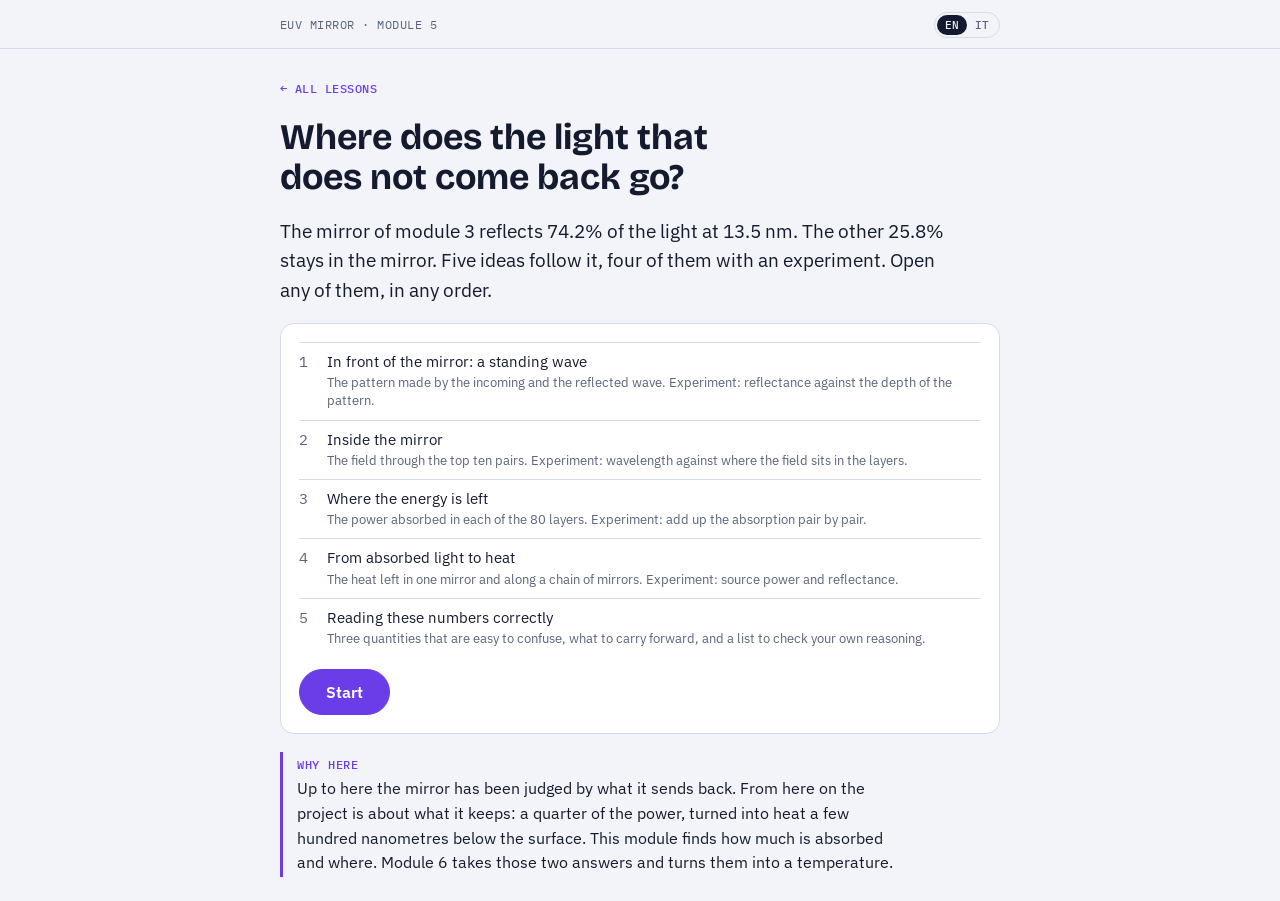
<file: module-5.html>
<!doctype html>
<html lang="en">
<head>
<meta charset="utf-8">
<meta name="viewport" content="width=device-width, initial-scale=1, viewport-fit=cover">
<title>EUV Module 5</title>
<meta name="description" content="Interactive lesson on the field inside an EUV Mo/Si mirror, where the unreflected light is absorbed, and the heat it leaves.">
<meta name="theme-color" content="#F2F4F9" media="(prefers-color-scheme: light)">
<meta name="theme-color" content="#0E1220" media="(prefers-color-scheme: dark)">
<meta name="mobile-web-app-capable" content="yes">
<meta name="apple-mobile-web-app-capable" content="yes">
<meta name="apple-mobile-web-app-status-bar-style" content="default">
<meta name="apple-mobile-web-app-title" content="Litho Lessons">
<link rel="manifest" href="manifest.webmanifest">
<link rel="apple-touch-icon" href="icon-180.png">
<link rel="icon" href="icon-180.png">
<link rel="stylesheet" href="https://fonts.googleapis.com/css2?family=Bricolage+Grotesque:opsz,wght@12..96,500;12..96,700&family=IBM+Plex+Sans:wght@400;500;600&family=IBM+Plex+Mono:wght@400;500&display=swap">
<link rel="stylesheet" href="lesson.css">
</head>
<body>
<div class="app" data-mode="home">
<header class="top"><div class="top-in">
  <div class="crumbs"><span id="where">EUV Mirror · Module 5</span><button class="linkbtn" id="menu">Menu</button><span id="count"></span><span class="lang" id="t-lang" role="group" aria-label="Language"><button data-l="en">EN</button><button data-l="it">IT</button></span></div>
  <div class="segs" id="segs"></div>
</div></header>

<main>

<section class="step" id="home">
  <a class="linkbtn" href="./" style="text-decoration:none;align-self:flex-start">← All lessons</a>
  <h1>Where does the light that does not come back go?</h1>
  <p class="lead">The mirror of module 3 reflects 74.2% of the light at 13.5 nm. The other 25.8% stays in the mirror. Five ideas follow it, four of them with an experiment. Open any of them, in any order.</p>
  <div class="mode">
    <ol class="toc" id="toc"></ol>
    <button class="btn go" id="go">Start</button>
  </div>
  <p class="why">Up to here the mirror has been judged by what it sends back. From here on the project is about what it keeps: a quarter of the power, turned into heat a few hundred nanometres below the surface. This module finds how much is absorbed and where. Module 6 takes those two answers and turns them into a temperature.</p>
</section>

<section class="step" data-id="standing" data-sum="The pattern made by the incoming and the reflected wave. Experiment: reflectance against the depth of the pattern.">
  <h1>In front of the mirror: a standing wave</h1>
  <p class="why">Absorption happens where the field is strong, so finding where the light is absorbed starts with finding the field. The simplest place to look is just outside the mirror, where only two waves meet. The pattern found here continues inside.</p>
  <p>Above the mirror two waves overlap: the incoming one, of amplitude 1, and the reflected one, of amplitude <span class="mono">√R</span>, travelling the opposite way. Module 2 gave the rule for adding two waves: the result depends on their phase difference.</p>
  <p>Here that difference depends on where you look. Moving a height <span class="mono">z</span> away from the mirror shortens the path of one wave and lengthens the path of the other. So the two reinforce at some heights and oppose at others, in a fixed pattern that does not travel: a standing wave. The quantity plotted is <span class="mono">|E|²</span>, the squared size of the total field, compared with the incoming wave alone.</p>
  <div class="formula"><span>|E|² = 1 + R + 2·√R·cos(4π·z·cos θ/λ + φ)</span></div>
  <div class="lab">
    <canvas id="c-sw" style="height:220px"></canvas>
    <div class="ctrl"><label for="s-Rs">Reflectance R</label><input type="range" id="s-Rs" min="0" max="100" step="1" value="20"><output id="o-Rs"></output></div>
    <div class="reads"><span><b>highest |E|²</b><span class="big" id="r-max"></span></span><span><b>lowest |E|²</b><span class="big" id="r-min"></span></span></div>
    <div class="tries"><span class="cap">Try</span>
      <button class="chip" data-set="s-Rs:0" data-note="No reflected wave: |E|² is 1 everywhere, and there is no pattern.">R = 0%</button>
      <button class="chip" data-set="s-Rs:74" data-note="The real mirror: |E|² swings between 3.5 times the incoming value and 0.02 times.">R = 74%</button>
      <button class="chip" data-set="s-Rs:100" data-note="A perfect mirror: two waves of amplitude 1 give |E|² = 4 at the bright planes and 0 at the dark ones.">R = 100%</button>
      <div class="note" hidden></div>
    </div>
    <div class="cap">Light of 13.5 nm at 6°. The mirror surface is at height 0.</div>
  </div>
  <div class="after" hidden>
    <p><strong>A good mirror makes a deep pattern.</strong> At 74% the field swings between 3.5 times the incoming value and 0.02 times. The bright and dark planes repeat every <span class="mono">λ/(2·cos θ) = 6.8 nm</span>, almost exactly the period of the stack. That is the Bragg condition seen from the side of the field.</p>
    <p>A value of <span class="mono">|E|²</span> above 1 does not mean that more power is there than came in. Power travels down with the incoming wave and back up with the reflected one. <span class="mono">|E|²</span> says how strong the field is at a point, and that is what decides how much a material placed there absorbs.</p>
    <div class="fcard">
      <div class="formula"><span>|E|² = 1 + R + 2·√R·cos(4π·z·cos θ/λ + φ)</span></div>
      <dl>
        <dt>Where it comes from</dt><dd>It is the two-wave formula of module 2, A² = a₁² + a₂² + 2·a₁·a₂·cos(phase difference), with a₁ = 1 and a₂ = √R. Going up by z changes the phase of each wave by 2π·z·cos θ/λ, in opposite senses, so the difference changes by twice that.</dd>
        <dt>Assumptions</dt><dd>One wavelength, a flat mirror, s polarization: the two electric fields point along the same line, so they add like numbers.</dd>
        <dt>The terms</dt><dd>z is the height above the mirror. R is the reflectance. φ is the phase of the reflection, which fixes where the first bright plane sits. |E|² is in units of the incoming wave's own |E|².</dd>
        <dt>Check</dt><dd>R = 0 gives 1 everywhere: no reflected wave, no pattern. R = 1 gives values between 0 and 4. Averaged over height the cosine vanishes and |E|² = 1 + R: the two intensities simply add, as they should on average.</dd>
      </dl>
    </div>
  </div>
</section>

<section class="step" data-id="field" data-sum="The field through the top ten pairs. Experiment: wavelength against where the field sits in the layers.">
  <h1>Inside the mirror</h1>
  <p class="why">The pattern in front of the mirror goes on below the surface, where the absorbing layers are. This step looks at where its bright and dark planes fall in the molybdenum and in the silicon, because that decides how much each of them absorbs.</p>
  <p>The standing wave does not stop at the surface. The matrix method of module 3 gives the pair <span class="mono">(E, H)</span> at every boundary, and from it the field at any depth. Here is <span class="mono">|E|²</span> through the top ten pairs, with the molybdenum layers shaded.</p>
  <div class="lab">
    <canvas id="c-in" style="height:240px"></canvas>
    <div class="ctrl"><label for="s-lf">Wavelength</label><input type="range" id="s-lf" min="13" max="14.2" step="0.005" value="13"><output id="o-lf"></output></div>
    <div class="reads"><span><b>R</b><span class="big" id="r-Rin"></span></span><span><b>|E|² in Mo compared with Si</b><span id="r-rat"></span></span></div>
    <div class="tries"><span class="cap">Try</span>
      <button class="chip" data-set="s-lf:13" data-note="Off the peak on the short side: the reflected wave is weak, and |E|² in the molybdenum is twice that in the silicon.">13.0 nm</button>
      <button class="chip" data-set="s-lf:13.5" data-note="Near the peak the pattern is locked to the layers, with the dark planes near the lower face of the molybdenum layers.">13.5 nm</button>
      <button class="chip" data-set="s-lf:14" data-note="On the long-wavelength side the field stays out of the molybdenum: |E|² there is about half that in the silicon.">14.0 nm</button>
      <div class="note" hidden></div>
    </div>
    <div class="cap">Molybdenum 2.78 nm on silicon 4.18 nm, 40 pairs, 6°, s polarization. Shaded bands: molybdenum.</div>
  </div>
  <div class="after" hidden>
    <p><strong>Near the peak the standing wave locks onto the layers.</strong> Its period matches the period of the stack, so each pair sees nearly the same pattern, with a dark plane near the lower face of the molybdenum layer in the top pairs shown. Averaged over a layer, <span class="mono">|E|²</span> is lower in molybdenum than in silicon: by 20% at 13.5 nm, by almost 30% at the top of the peak. Molybdenum is the absorber, so this arrangement loses less light than the same material would under a uniform field.</p>
    <p>The pattern also fades with depth. Its bright planes drop by a factor e about every seven pairs, 50 nm. Below pair 20 the field is less than a tenth of its value at the surface: the lower half of the stack works in near darkness, as module 3 found from the outside.</p>
    <p>The two sides of the peak are not alike. Move to 13.0 nm: the reflected wave is weak, most of the light travels on into the stack, and the average <span class="mono">|E|²</span> in the molybdenum is twice that in the silicon. The thin layers then absorb about two thirds of the light, and another 22% enters the substrate and is absorbed there. On the long-wavelength side the field stays out of the molybdenum.</p>
  </div>
</section>

<section class="step" data-id="absorb" data-sum="The power absorbed in each of the 80 layers. Experiment: add up the absorption pair by pair.">
  <h1>Where the energy is left</h1>
  <p class="why">The field says where absorption is likely. This step counts it: how much power each layer keeps. The result, how much and at what depth, is what a thermal calculation needs as its heat source.</p>
  <p>To find where the light is absorbed, follow the energy. The net power crossing a plane inside the mirror, what goes down minus what comes up, is <span class="mono">S = Re(E·H*)/η₀</span>, as a fraction of the incoming power. The star is the complex conjugate: the same number with the sign of its imaginary part reversed. <span class="mono">Re</span> means: keep the real part.</p>
  <p>Whatever enters a layer through its upper face and does not leave through its lower face has been absorbed in that layer.</p>
  <div class="formula"><span>A<sub>layer</sub> = S<sub>top</sub> − S<sub>bottom</sub></span></div>
  <div class="lab">
    <canvas id="c-abs" style="height:220px"></canvas>
    <div class="cap">Light absorbed in each of the 80 layers, from the surface down. <span class="mo">Molybdenum</span>, <span class="si">silicon</span>.</div>
    <div class="ctrl"><label for="s-Pa">Down to pair</label><input type="range" id="s-Pa" min="1" max="40" step="1" value="1"><output id="o-Pa"></output></div>
    <div class="reads"><span><b>absorbed down to here</b><span class="big" id="r-cum"></span></span><span><b>in molybdenum</b><span id="r-cMo"></span></span><span><b>in silicon</b><span id="r-cSi"></span></span></div>
    <div class="tries"><span class="cap">Try</span>
      <button class="chip" data-set="s-Pa:5" data-note="Half of all the absorption has already happened, in the top 35 nm.">5 pairs</button>
      <button class="chip" data-set="s-Pa:20" data-note="By here 94% of the absorption in the stack is done.">20 pairs</button>
      <button class="chip" data-set="s-Pa:40" data-note="The whole stack: 24.9% absorbed, 15.8% in molybdenum and 9.1% in silicon.">40 pairs</button>
      <div class="note" hidden></div>
    </div>
  </div>
  <div class="after" hidden>
    <p><strong>Half of the absorption happens in the top five pairs, 35 nm.</strong> By pair 20, 94% of the absorption in the stack is done. Of every 100 photons, 74.2 are reflected, 15.8 are absorbed in molybdenum, 9.1 in the silicon layers, and 0.9 reach the substrate.</p>
    <p>Molybdenum takes 1.7 times more than silicon, although the silicon layers are thicker. A simple count of absorbing strength times thickness, <span class="mono">n·k·d</span>, would say 2.2 times. The difference is the standing wave, which keeps part of the field out of the molybdenum.</p>
    <div class="fcard">
      <div class="formula"><span>A<sub>layer</sub> = S<sub>top</sub> − S<sub>bottom</sub></span><span>S = Re(E·H*) / η₀</span></div>
      <dl>
        <dt>Where it comes from</dt><dd>Energy is conserved: under steady light, what flows into a layer and does not flow out is absorbed there. The power carried by an electromagnetic field is the product of its electric and magnetic parts. For two quantities that oscillate, the average of their product over time is one half of Re(E·H*). The same one half, and the constant that fixes the scale of H, appear for the incoming wave too, so they cancel when one is divided by the other. What is left is the fraction S.</dd>
        <dt>Assumptions</dt><dd>Steady illumination. E and H are the parts of the fields parallel to the layers, with H on the scale defined in module 3. For s polarization their product gives the power flowing perpendicular to the layers. Nothing is scattered sideways.</dd>
        <dt>The terms</dt><dd>S is the net downward power through a plane, as a fraction of the incoming power. η₀ = cos θ is the ratio H/E of the incoming wave in vacuum, for s polarization. A<sub>layer</sub> is the fraction absorbed in one layer.</dd>
        <dt>Check</dt><dd>At the top surface S = 1 − R = 25.8%. Entering the substrate S = T = 0.9%. The 80 differences in between add up to 24.9%, the A of module 3, and each of them is positive: no layer creates energy.</dd>
      </dl>
    </div>
  </div>
</section>

<section class="step" data-id="heat" data-sum="The heat left in one mirror and along a chain of mirrors. Experiment: source power and reflectance.">
  <h1>From absorbed light to heat</h1>
  <p class="why">Absorbed light becomes heat. This step turns the fractions of the last one into watts, first for one mirror and then for a chain of them, and shows which mirror carries the largest load.</p>
  <p>Everything that is not reflected ends as heat in the mirror: the 24.9% absorbed in the layers, and the 0.9% that reaches the substrate and is absorbed there. The heat is <span class="mono">1 − R</span> of the incoming power, and about 95% of it is left within the first 210 nm below the surface.</p>
  <p>Now consider a chain of such mirrors, as in a scanner. Each one passes on only what it reflects, so each receives less than the one before.</p>
  <div class="formula"><span>P<sub>heat</sub> = (1 − R) · P<sub>in</sub></span><span>P<sub>in</sub> at mirror m = P · R<sup>m−1</sup></span></div>
  <div class="lab">
    <canvas id="c-heat" style="height:220px"></canvas>
    <div class="cap">Eleven mirrors in a row. Outline: light arriving. Filled: heat left in the mirror.</div>
    <div class="ctrl"><label for="s-P">Light on mirror 1</label><input type="range" id="s-P" min="50" max="500" step="10" value="250"><output id="o-P"></output></div>
    <div class="ctrl"><label for="s-Rh">Reflectance R</label><input type="range" id="s-Rh" min="60" max="76" step="0.1" value="74.2"><output id="o-Rh"></output></div>
    <div class="reads"><span><b>heat in mirror 1</b><span class="big" id="r-h1"></span></span><span><b>light left after mirror 11</b><span id="r-out"></span></span><span><b>heat in all eleven</b><span id="r-hall"></span></span></div>
    <div class="tries"><span class="cap">Try</span>
      <button class="chip" data-set="s-P:250 s-Rh:74.2" data-note="The first mirror keeps 64.5 W, and 3.75% of the light is left after the eleventh.">250 W, 74.2%</button>
      <button class="chip" data-set="s-P:250 s-Rh:75.2" data-note="One more point of reflectance: 4.35% of the light survives, 16% more than before.">250 W, 75.2%</button>
      <button class="chip" data-set="s-P:500 s-Rh:74.2" data-note="Twice the source, twice the heat in every mirror: the fractions do not change.">500 W, 74.2%</button>
      <div class="note" hidden></div>
    </div>
  </div>
  <div class="after" hidden>
    <p>Take 250 W on the first mirror and a reflectance of 74.2%: that mirror keeps <span class="mono">(1 − 0.742) × 250 = 64.5 W</span>.</p>
    <p><strong>The first mirror takes a quarter of the power, the last one about a hundredth.</strong> After ten reflections only 5% of the light is left, so the eleventh mirror absorbs 1.3% of what the first one received.</p>
    <p>Small gains in reflectance matter a great deal. Raise R from 74.2% to 75.2%. Each mirror then keeps a smaller fraction of what reaches it, the first mirror takes less heat, and the chain as a whole absorbs less. Mirrors further along can receive slightly more heat than before, because more light reaches them. The light that survives all eleven rises from 3.75% to 4.35% of the start: 16% more light at the end from one point of reflectance.</p>
    <p>One caution. The value 74.2% is for light inside the mirror's band. A real source also emits other wavelengths, and each has its own R. At 14.2 nm this mirror reflects 6% and turns the rest into heat.</p>
    <div class="fcard">
      <div class="formula"><span>P<sub>heat</sub> = (1 − R) · P<sub>in</sub></span></div>
      <dl>
        <dt>Where it comes from</dt><dd>The balance R + A + T = 1 of module 3, plus the fact that the substrate absorbs T. So A + T = 1 − R of the incoming power is turned into heat.</dd>
        <dt>Assumptions</dt><dd>A substrate thick enough to absorb all the light that reaches it, and no light scattered out of the mirror. The equation holds at any wavelength, with R taken at that wavelength, angle and polarization. For a source with several wavelengths, add the heat from each one, each with its own R: 74.2% applies only inside the band.</dd>
        <dt>The terms</dt><dd>P<sub>in</sub> is the power arriving at a mirror and P<sub>heat</sub> the part it keeps. R is its reflectance. m counts the mirrors along the chain, starting from 1.</dd>
        <dt>Check</dt><dd>Add the heat of all eleven mirrors and the light that leaves the last one: the total is the starting power. With R = 74.2% the eleven mirrors keep 96.2% and 3.8% leaves. The three readouts of the experiment show it.</dd>
      </dl>
    </div>
  </div>
</section>

<section class="step" data-id="apply" data-sum="Three quantities that are easy to confuse, what to carry forward, and a list to check your own reasoning.">
  <h1>Reading these numbers correctly</h1>
  <p class="why">Field strength, power flow and absorbed fraction are three different things with similar names. Before they are handed to the thermal modules, this step separates them and says what the optical model leaves out.</p>
  <p>Three quantities appeared in this module that are easy to confuse: the field <span class="mono">|E|²</span>, the power flow <span class="mono">S</span>, and the absorbed fractions. Each answers a different question.</p>
  <div class="after" hidden>
    <p>Just above the mirror <span class="mono">|E|²</span> is 3.1. That is the strength of the field where two waves overlap. It does not mean that three times the incoming power is flowing there: the net power going down is <span class="mono">1 − R</span>.</p>
    <p>The heat load of the whole mirror, substrate included, is <span class="mono">1 − R = 25.8%</span>. <span class="mono">A = 24.9%</span> counts only the 80 thin layers, and <span class="mono">T = 0.9%</span> is the small part that reaches the substrate and is absorbed there.</p>
    <p>A real mirror has slightly rough boundaries that scatter some light into other directions, out of the mirror. The ideal calculation has no scattering, so that light appears nowhere in <span class="mono">R + A + T = 1</span>: a real balance needs a separate term for scattered light that escapes.</p>
    <p><strong>A mirror is also a heater.</strong> It returns 74% of the light and keeps 26%, about 95% of that in the top 210 nm. What that heat does to the mirror, how warm it gets and how its surface moves, is a question of heat flow and mechanics. The optics you have built in these five modules supply its starting point: how much power, and where. Module 6 takes it from there.</p>
    <h2>What to carry forward</h2>
    <ul class="carry">
      <li><strong>|E|² = 1 + R + 2·√R·cos(…).</strong> Use it for the field in front of a mirror. It measures field strength, which sets local absorption. It does not measure power flow.</li>
      <li><strong>A<sub>layer</sub> = S<sub>top</sub> − S<sub>bottom</sub>.</strong> Use it to find where energy is absorbed in any stack. It needs E and H at each boundary, which the matrix method provides.</li>
      <li><strong>P<sub>heat</sub> = (1 − R)·P<sub>in</sub>.</strong> Use it for the heat load of a mirror on a thick substrate, with R taken at the wavelength of the light. Light scattered out of the mirror is not included.</li>
    </ul>
    <h2>To retrace the reasoning</h2>
    <div>
      <details><summary>Why is there a standing wave in front of a mirror?</summary><p>The incoming and reflected waves overlap. Their phase difference changes with height, so they reinforce at some heights and oppose at others, in a pattern that stays put.</p></details>
      <details><summary>Why can |E|² be 3.5 when only one unit of power arrives?</summary><p>Amplitudes add before squaring: 1 + 0.86 = 1.86, squared 3.5. It is field strength at a point, and it averages to 1 + R over height.</p></details>
      <details><summary>How do you find the light absorbed in one layer?</summary><p>Compute the net power S crossing its upper and lower faces. The difference is what the layer absorbed.</p></details>
      <details><summary>Why does molybdenum absorb less than n·k·d suggests?</summary><p>Near the peak the standing wave is locked to the layers, and at 13.5 nm |E|² averaged over molybdenum is 20% lower than over silicon.</p></details>
      <details><summary>Which mirror of a chain has the largest heat load, and why?</summary><p>The first. Every mirror keeps the same fraction, 1 − R, but the first receives the most light. How warm it gets depends on how it is cooled, which is not computed here.</p></details>
    </div>
  </div>
</section>

</main>

<footer class="nav"><div class="nav-in">
  <button class="btn" id="back">Back</button>
  <span class="hint" id="hint"></span>
  <button class="btn go" id="next">Continue</button>
</div></footer>
</div>

<script src="cxro.js"></script>
<script src="lesson.js"></script>
<script>
Object.assign(IT, {
  "Where does the light that does not come back go?": "Dove finisce la luce che non torna indietro?",
  "In front of the mirror: a standing wave": "Davanti allo specchio: un'onda stazionaria",
  "Above the mirror two waves overlap: the incoming one, of amplitude 1, and the reflected one, of amplitude <span class=\"mono\">√R</span>, travelling the opposite way. Module 2 gave the rule for adding two waves: the result depends on their phase difference.": "Sopra lo specchio si sovrappongono due onde: quella in arrivo, di ampiezza 1, e quella riflessa, di ampiezza <span class=\"mono\">√R</span>, che viaggia in verso opposto. Il modulo 2 ha dato la regola per sommare due onde: il risultato dipende dalla loro differenza di fase.",
  "Here that difference depends on where you look. Moving a height <span class=\"mono\">z</span> away from the mirror shortens the path of one wave and lengthens the path of the other. So the two reinforce at some heights and oppose at others, in a fixed pattern that does not travel: a standing wave. The quantity plotted is <span class=\"mono\">|E|²</span>, the squared size of the total field, compared with the incoming wave alone.": "Qui quella differenza dipende da dove si guarda. Allontanarsi dallo specchio di un'altezza <span class=\"mono\">z</span> accorcia il percorso di un'onda e allunga quello dell'altra. Quindi le due si rinforzano a certe altezze e si oppongono ad altre, in un disegno fisso che non viaggia: un'onda stazionaria. La grandezza nel grafico è <span class=\"mono\">|E|²</span>, il quadrato del campo totale, rispetto alla sola onda in arrivo.",
  "Reflectance R": "Riflettanza R",
  "highest |E|²": "|E|² massimo",
  "lowest |E|²": "|E|² minimo",
  "Light of 13.5 nm at 6°. The mirror surface is at height 0.": "Luce a 13,5 nm e 6°. La superficie dello specchio è ad altezza 0.",
  "<strong>A good mirror makes a deep pattern.</strong> At 74% the field swings between 3.5 times the incoming value and 0.02 times. The bright and dark planes repeat every <span class=\"mono\">λ/(2·cos θ) = 6.8 nm</span>, almost exactly the period of the stack. That is the Bragg condition seen from the side of the field.": "<strong>Uno specchio buono produce un disegno profondo.</strong> Al 74% il campo oscilla tra 3,5 volte il valore in arrivo e 0,02 volte. I piani chiari e scuri si ripetono ogni <span class=\"mono\">λ/(2·cos θ) = 6,8 nm</span>, quasi esattamente il periodo dello stack. È la condizione di Bragg vista dal lato del campo.",
  "A value of <span class=\"mono\">|E|²</span> above 1 does not mean that more power is there than came in. Power travels down with the incoming wave and back up with the reflected one. <span class=\"mono\">|E|²</span> says how strong the field is at a point, and that is what decides how much a material placed there absorbs.": "Un valore di <span class=\"mono\">|E|²</span> sopra 1 non significa che lì ci sia più potenza di quella arrivata. La potenza scende con l'onda in arrivo e risale con quella riflessa. <span class=\"mono\">|E|²</span> dice quanto è forte il campo in un punto, ed è questo che decide quanto assorbe un materiale messo lì.",
  "It is the two-wave formula of module 2, A² = a₁² + a₂² + 2·a₁·a₂·cos(phase difference), with a₁ = 1 and a₂ = √R. Going up by z changes the phase of each wave by 2π·z·cos θ/λ, in opposite senses, so the difference changes by twice that.": "È la formula delle due onde del modulo 2, A² = a₁² + a₂² + 2·a₁·a₂·cos(differenza di fase), con a₁ = 1 e a₂ = √R. Salire di z cambia la fase di ciascuna onda di 2π·z·cos θ/λ, in versi opposti, quindi la differenza cambia del doppio.",
  "One wavelength, a flat mirror, s polarization: the two electric fields point along the same line, so they add like numbers.": "Una sola lunghezza d'onda, uno specchio piano, polarizzazione s: i due campi elettrici puntano lungo la stessa linea, quindi si sommano come numeri.",
  "z is the height above the mirror. R is the reflectance. φ is the phase of the reflection, which fixes where the first bright plane sits. |E|² is in units of the incoming wave's own |E|².": "z è l'altezza sopra lo specchio. R è la riflettanza. φ è la fase della riflessione, che fissa dove sta il primo piano chiaro. |E|² è in unità dell'|E|² della sola onda in arrivo.",
  "R = 0 gives 1 everywhere: no reflected wave, no pattern. R = 1 gives values between 0 and 4. Averaged over height the cosine vanishes and |E|² = 1 + R: the two intensities simply add, as they should on average.": "R = 0 dà 1 ovunque: nessuna onda riflessa, nessun disegno. R = 1 dà valori tra 0 e 4. Mediando sull'altezza il coseno sparisce e |E|² = 1 + R: le due intensità si sommano semplicemente, come deve essere in media.",
  "Inside the mirror": "Dentro lo specchio",
  "The standing wave does not stop at the surface. The matrix method of module 3 gives the pair <span class=\"mono\">(E, H)</span> at every boundary, and from it the field at any depth. Here is <span class=\"mono\">|E|²</span> through the top ten pairs, with the molybdenum layers shaded.": "L'onda stazionaria non si ferma alla superficie. Il metodo delle matrici del modulo 3 dà la coppia <span class=\"mono\">(E, H)</span> a ogni confine, e da questa il campo a qualsiasi profondità. Ecco <span class=\"mono\">|E|²</span> nelle prime dieci coppie, con gli strati di molibdeno ombreggiati.",
  "Wavelength": "Lunghezza d'onda",
  "R": "R",
  "Molybdenum 2.78 nm on silicon 4.18 nm, 40 pairs, 6°, s polarization. Shaded bands: molybdenum.": "Molibdeno 2,78 nm su silicio 4,18 nm, 40 coppie, 6°, polarizzazione s. Fasce ombreggiate: molibdeno.",
  "The pattern also fades with depth. Its bright planes drop by a factor e about every seven pairs, 50 nm. Below pair 20 the field is less than a tenth of its value at the surface: the lower half of the stack works in near darkness, as module 3 found from the outside.": "Il disegno si attenua anche con la profondità. I suoi piani chiari calano di un fattore e circa ogni sette coppie, 50 nm. Sotto la coppia 20 il campo è meno di un decimo del valore in superficie: la metà inferiore dello stack lavora quasi al buio, come il modulo 3 aveva trovato dall'esterno.",
  "Where the energy is left": "Dove resta l'energia",
  "To find where the light is absorbed, follow the energy. The net power crossing a plane inside the mirror, what goes down minus what comes up, is <span class=\"mono\">S = Re(E·H*)/η₀</span>, as a fraction of the incoming power. The star is the complex conjugate: the same number with the sign of its imaginary part reversed. <span class=\"mono\">Re</span> means: keep the real part.": "Per sapere dove viene assorbita la luce, segui l'energia. La potenza netta che attraversa un piano dentro lo specchio, quella che scende meno quella che sale, è <span class=\"mono\">S = Re(E·H*)/η₀</span>, come frazione della potenza in arrivo. L'asterisco è il complesso coniugato: lo stesso numero con il segno della parte immaginaria invertito. <span class=\"mono\">Re</span> significa: tieni la parte reale.",
  "Whatever enters a layer through its upper face and does not leave through its lower face has been absorbed in that layer.": "Ciò che entra in uno strato dalla faccia superiore e non esce dalla faccia inferiore è stato assorbito in quello strato.",
  "Light absorbed in each of the 80 layers, from the surface down. <span class=\"mo\">Molybdenum</span>, <span class=\"si\">silicon</span>.": "Luce assorbita in ciascuno degli 80 strati, dalla superficie in giù. <span class=\"mo\">Molibdeno</span>, <span class=\"si\">silicio</span>.",
  "Down to pair": "Fino alla coppia",
  "absorbed down to here": "assorbita fin qui",
  "in molybdenum": "nel molibdeno",
  "in silicon": "nel silicio",
  "Molybdenum takes 1.7 times more than silicon, although the silicon layers are thicker. A simple count of absorbing strength times thickness, <span class=\"mono\">n·k·d</span>, would say 2.2 times. The difference is the standing wave, which keeps part of the field out of the molybdenum.": "Il molibdeno ne prende 1,7 volte più del silicio, anche se gli strati di silicio sono più spessi. Un conto semplice di capacità di assorbire per spessore, <span class=\"mono\">n·k·d</span>, direbbe 2,2 volte. La differenza è l'onda stazionaria, che tiene parte del campo fuori dal molibdeno.",
  "S is the net downward power through a plane, as a fraction of the incoming power. η₀ = cos θ is the ratio H/E of the incoming wave in vacuum, for s polarization. A<sub>layer</sub> is the fraction absorbed in one layer.": "S è la potenza netta verso il basso attraverso un piano, come frazione della potenza in arrivo. η₀ = cos θ è il rapporto H/E dell'onda in arrivo nel vuoto, per la polarizzazione s. A<sub>layer</sub> è la frazione assorbita in uno strato.",
  "At the top surface S = 1 − R = 25.8%. Entering the substrate S = T = 0.9%. The 80 differences in between add up to 24.9%, the A of module 3, and each of them is positive: no layer creates energy.": "Alla superficie superiore S = 1 − R = 25,8%. All'ingresso nel substrato S = T = 0,9%. Le 80 differenze in mezzo sommano a 24,9%, la A del modulo 3, e ciascuna è positiva: nessuno strato crea energia.",
  "From absorbed light to heat": "Dalla luce assorbita al calore",
  "Eleven mirrors in a row. Outline: light arriving. Filled: heat left in the mirror.": "Undici specchi in fila. Contorno: luce in arrivo. Riempimento: calore lasciato nello specchio.",
  "Light on mirror 1": "Luce sullo specchio 1",
  "heat in mirror 1": "calore nello specchio 1",
  "light left after mirror 11": "luce rimasta dopo lo specchio 11",
  "heat in all eleven": "calore in tutti e undici",
  "<strong>The first mirror takes a quarter of the power, the last one about a hundredth.</strong> After ten reflections only 5% of the light is left, so the eleventh mirror absorbs 1.3% of what the first one received.": "<strong>Il primo specchio prende un quarto della potenza, l'ultimo circa un centesimo.</strong> Dopo dieci riflessioni resta solo il 5% della luce, quindi l'undicesimo specchio assorbe l'1,3% di ciò che ha ricevuto il primo.",
  "The balance R + A + T = 1 of module 3, plus the fact that the substrate absorbs T. So A + T = 1 − R of the incoming power is turned into heat.": "Il bilancio R + A + T = 1 del modulo 3, più il fatto che il substrato assorbe T. Quindi A + T = 1 − R della potenza in arrivo diventa calore.",
  "P<sub>in</sub> is the power arriving at a mirror and P<sub>heat</sub> the part it keeps. R is its reflectance. m counts the mirrors along the chain, starting from 1.": "P<sub>in</sub> è la potenza che arriva a uno specchio e P<sub>heat</sub> la parte che trattiene. R è la sua riflettanza. m conta gli specchi lungo la catena, a partire da 1.",
  "Add the heat of all eleven mirrors and the light that leaves the last one: the total is the starting power. With R = 74.2% the eleven mirrors keep 96.2% and 3.8% leaves. The three readouts of the experiment show it.": "Somma il calore di tutti e undici gli specchi e la luce che esce dall'ultimo: il totale è la potenza di partenza. Con R = 74,2% gli undici specchi trattengono il 96,2% e il 3,8% esce. Le tre letture dell'esperimento lo mostrano.",
  "Reading these numbers correctly": "Leggere correttamente questi numeri",
  "Three quantities appeared in this module that are easy to confuse: the field <span class=\"mono\">|E|²</span>, the power flow <span class=\"mono\">S</span>, and the absorbed fractions. Each answers a different question.": "In questo modulo sono comparse tre grandezze facili da confondere: il campo <span class=\"mono\">|E|²</span>, il flusso di potenza <span class=\"mono\">S</span>, e le frazioni assorbite. Ciascuna risponde a una domanda diversa.",
  "A = 24.9%": "A = 24,9%",
  "1 − R = 25.8%": "1 − R = 25,8%",
  "T = 0.9%": "T = 0,9%",
  "What to carry forward": "Cosa portarsi dietro",
  "<strong>|E|² = 1 + R + 2·√R·cos(…).</strong> Use it for the field in front of a mirror. It measures field strength, which sets local absorption. It does not measure power flow.": "<strong>|E|² = 1 + R + 2·√R·cos(…).</strong> Usala per il campo davanti a uno specchio. Misura la forza del campo, che fissa l'assorbimento locale. Non misura il flusso di potenza.",
  "<strong>A<sub>layer</sub> = S<sub>top</sub> − S<sub>bottom</sub>.</strong> Use it to find where energy is absorbed in any stack. It needs E and H at each boundary, which the matrix method provides.": "<strong>A<sub>layer</sub> = S<sub>top</sub> − S<sub>bottom</sub>.</strong> Usala per trovare dove viene assorbita l'energia in qualsiasi stack. Richiede E e H a ogni confine, che il metodo delle matrici fornisce.",
  "Why is there a standing wave in front of a mirror?": "Perché davanti a uno specchio c'è un'onda stazionaria?",
  "The incoming and reflected waves overlap. Their phase difference changes with height, so they reinforce at some heights and oppose at others, in a pattern that stays put.": "L'onda in arrivo e quella riflessa si sovrappongono. La loro differenza di fase cambia con l'altezza, quindi si rinforzano a certe altezze e si oppongono ad altre, in un disegno che resta fermo.",
  "Why can |E|² be 3.5 when only one unit of power arrives?": "Perché |E|² può valere 3,5 se arriva una sola unità di potenza?",
  "Amplitudes add before squaring: 1 + 0.86 = 1.86, squared 3.5. It is field strength at a point, and it averages to 1 + R over height.": "Le ampiezze si sommano prima di elevare al quadrato: 1 + 0,86 = 1,86, al quadrato 3,5. È la forza del campo in un punto, e mediata sull'altezza vale 1 + R.",
  "How do you find the light absorbed in one layer?": "Come si trova la luce assorbita in uno strato?",
  "Compute the net power S crossing its upper and lower faces. The difference is what the layer absorbed.": "Si calcola la potenza netta S che attraversa la sua faccia superiore e quella inferiore. La differenza è ciò che lo strato ha assorbito.",
  "in the silicon layers": "negli strati di silicio",
  "height above the mirror (nm)": "altezza sopra lo specchio (nm)",
  "depth below the surface (nm)": "profondità sotto la superficie (nm)",
  "pair, counted from the surface": "coppia, contata dalla superficie",
  "mirror along the chain": "specchio lungo la catena",
  "Why does molybdenum absorb less than n·k·d suggests?": "Perché il molibdeno assorbe meno di quanto suggerisce n·k·d?",
  "Now consider a chain of such mirrors, as in a scanner. Each one passes on only what it reflects, so each receives less than the one before.": "Ora considera una catena di specchi così, come in uno scanner. Ciascuno passa avanti solo ciò che riflette, quindi ognuno riceve meno del precedente.",
  "<strong>Near the peak the standing wave locks onto the layers.</strong> Its period matches the period of the stack, so each pair sees nearly the same pattern, with a dark plane near the lower face of the molybdenum layer in the top pairs shown. Averaged over a layer, <span class=\"mono\">|E|²</span> is lower in molybdenum than in silicon: by 20% at 13.5 nm, by almost 30% at the top of the peak. Molybdenum is the absorber, so this arrangement loses less light than the same material would under a uniform field.": "<strong>Vicino al picco l'onda stazionaria si aggancia agli strati.</strong> Il suo periodo coincide con quello dello stack, quindi ogni coppia vede quasi lo stesso disegno, con un piano scuro vicino alla faccia inferiore dello strato di molibdeno nelle prime coppie mostrate. Mediato su uno strato, <span class=\"mono\">|E|²</span> è più basso nel molibdeno che nel silicio: del 20% a 13,5 nm, di quasi il 30% in cima al picco. Il molibdeno è quello che assorbe, quindi questa disposizione perde meno luce di quanta ne perderebbe lo stesso materiale sotto un campo uniforme.",
  "|E|² in Mo compared with Si": "|E|² nel Mo rispetto al Si",
  "Near the peak the standing wave is locked to the layers, and at 13.5 nm |E|² averaged over molybdenum is 20% lower than over silicon.": "Vicino al picco l'onda stazionaria è agganciata agli strati, e a 13,5 nm |E|² mediato sul molibdeno è il 20% più basso che sul silicio.",
  "Energy is conserved: under steady light, what flows into a layer and does not flow out is absorbed there. The power carried by an electromagnetic field is the product of its electric and magnetic parts. For two quantities that oscillate, the average of their product over time is one half of Re(E·H*). The same one half, and the constant that fixes the scale of H, appear for the incoming wave too, so they cancel when one is divided by the other. What is left is the fraction S.": "L'energia si conserva: con luce stazionaria, ciò che entra in uno strato e non ne esce viene assorbito lì. La potenza portata da un campo elettromagnetico è il prodotto della sua parte elettrica e di quella magnetica. Per due grandezze che oscillano, la media nel tempo del loro prodotto è un mezzo di Re(E·H*). Lo stesso un mezzo, e la costante che fissa la scala di H, compaiono anche per l'onda in arrivo, quindi si semplificano dividendo l'una per l'altra. Ciò che resta è la frazione S.",
  "Steady illumination. E and H are the parts of the fields parallel to the layers, with H on the scale defined in module 3. For s polarization their product gives the power flowing perpendicular to the layers. Nothing is scattered sideways.": "Illuminazione stazionaria. E e H sono le parti dei campi parallele agli strati, con H sulla scala definita nel modulo 3. Per la polarizzazione s il loro prodotto dà la potenza che scorre perpendicolare agli strati. Nulla viene diffuso di lato.",
  "Everything that is not reflected ends as heat in the mirror: the 24.9% absorbed in the layers, and the 0.9% that reaches the substrate and is absorbed there. The heat is <span class=\"mono\">1 − R</span> of the incoming power, and about 95% of it is left within the first 210 nm below the surface.": "Tutto ciò che non viene riflesso finisce in calore nello specchio: il 24,9% assorbito negli strati, e lo 0,9% che arriva al substrato e viene assorbito lì. Il calore è <span class=\"mono\">1 − R</span> della potenza in arrivo, e circa il 95% resta entro i primi 210 nm sotto la superficie.",
  "Small gains in reflectance matter a great deal. Raise R from 74.2% to 75.2%. Each mirror then keeps a smaller fraction of what reaches it, the first mirror takes less heat, and the chain as a whole absorbs less. Mirrors further along can receive slightly more heat than before, because more light reaches them. The light that survives all eleven rises from 3.75% to 4.35% of the start: 16% more light at the end from one point of reflectance.": "I piccoli guadagni di riflettanza contano molto. Porta R da 74,2% a 75,2%. Ogni specchio trattiene allora una frazione minore di ciò che lo raggiunge, il primo specchio prende meno calore, e la catena nel suo insieme assorbe meno. Gli specchi più avanti possono ricevere un po' più calore di prima, perché li raggiunge più luce. La luce che sopravvive a tutti e undici sale da 3,75% a 4,35% di quella iniziale: il 16% di luce in più alla fine per un punto di riflettanza.",
  "Which mirror of a chain has the largest heat load, and why?": "Quale specchio di una catena ha il carico termico maggiore, e perché?",
  "The first. Every mirror keeps the same fraction, 1 − R, but the first receives the most light. How warm it gets depends on how it is cooled, which is not computed here.": "Il primo. Ogni specchio trattiene la stessa frazione, 1 − R, ma il primo riceve più luce. Quanto si scalda dipende da come è raffreddato, cosa che qui non viene calcolata.",
  "One caution. The value 74.2% is for light inside the mirror's band. A real source also emits other wavelengths, and each has its own R. At 14.2 nm this mirror reflects 6% and turns the rest into heat.": "Un'avvertenza. Il valore 74,2% vale per la luce dentro la banda dello specchio. Una sorgente vera emette anche altre lunghezze d'onda, e ciascuna ha la sua R. A 14,2 nm questo specchio riflette il 6% e trasforma il resto in calore.",
  "A substrate thick enough to absorb all the light that reaches it, and no light scattered out of the mirror. The equation holds at any wavelength, with R taken at that wavelength, angle and polarization. For a source with several wavelengths, add the heat from each one, each with its own R: 74.2% applies only inside the band.": "Un substrato abbastanza spesso da assorbire tutta la luce che lo raggiunge, e nessuna luce diffusa fuori dallo specchio. L'equazione vale a qualsiasi lunghezza d'onda, con R presa a quella lunghezza d'onda, a quell'angolo e a quella polarizzazione. Per una sorgente con più lunghezze d'onda, somma il calore di ciascuna, ognuna con la sua R: il 74,2% vale solo dentro la banda.",
  "<strong>P<sub>heat</sub> = (1 − R)·P<sub>in</sub>.</strong> Use it for the heat load of a mirror on a thick substrate, with R taken at the wavelength of the light. Light scattered out of the mirror is not included.": "<strong>P<sub>heat</sub> = (1 − R)·P<sub>in</sub>.</strong> Usala per il carico termico di uno specchio su un substrato spesso, con R presa alla lunghezza d'onda della luce. La luce diffusa fuori dallo specchio non è inclusa.",
  "The mirror of module 3 reflects 74.2% of the light at 13.5 nm. The other 25.8% stays in the mirror. Five ideas follow it, four of them with an experiment. Open any of them, in any order.": "Lo specchio del modulo 3 riflette il 74,2% della luce a 13,5 nm. Il restante 25,8% resta nello specchio. Cinque idee lo seguono, quattro delle quali con un esperimento. Aprine una qualsiasi, in qualsiasi ordine.",
  "Up to here the mirror has been judged by what it sends back. From here on the project is about what it keeps: a quarter of the power, turned into heat a few hundred nanometres below the surface. This module finds how much is absorbed and where. Module 6 takes those two answers and turns them into a temperature.": "Fin qui lo specchio è stato giudicato per ciò che rimanda indietro. Da qui in poi il progetto riguarda ciò che trattiene: un quarto della potenza, trasformato in calore poche centinaia di nanometri sotto la superficie. Questo modulo trova quanta ne viene assorbita e dove. Il modulo 6 prende queste due risposte e le trasforma in una temperatura.",
  "The pattern made by the incoming and the reflected wave. Experiment: reflectance against the depth of the pattern.": "Il disegno formato dall'onda in arrivo e da quella riflessa. Esperimento: riflettanza e profondità del disegno.",
  "The field through the top ten pairs. Experiment: wavelength against where the field sits in the layers.": "Il campo nelle prime dieci coppie. Esperimento: lunghezza d'onda e posizione del campo negli strati.",
  "The power absorbed in each of the 80 layers. Experiment: add up the absorption pair by pair.": "La potenza assorbita in ciascuno degli 80 strati. Esperimento: somma l'assorbimento coppia per coppia.",
  "The heat left in one mirror and along a chain of mirrors. Experiment: source power and reflectance.": "Il calore lasciato in uno specchio e lungo una catena di specchi. Esperimento: potenza della sorgente e riflettanza.",
  "Three quantities that are easy to confuse, what to carry forward, and a list to check your own reasoning.": "Tre grandezze facili da confondere, cosa portarsi dietro, e un elenco per controllare il proprio ragionamento.",
  "Near the peak the pattern is locked to the layers, with the dark planes near the lower face of the molybdenum layers.": "Vicino al picco il disegno è agganciato agli strati, con i piani scuri vicino alla faccia inferiore degli strati di molibdeno.",
  "Half of all the absorption has already happened, in the top 35 nm.": "Metà di tutto l'assorbimento è già avvenuta, nei primi 35 nm.",
  "The whole stack: 24.9% absorbed, 15.8% in molybdenum and 9.1% in silicon.": "Tutto lo stack: 24,9% assorbito, 15,8% nel molibdeno e 9,1% nel silicio.",
  "The first mirror keeps 64.5 W, and 3.75% of the light is left after the eleventh.": "Il primo specchio trattiene 64,5 W, e dopo l'undicesimo resta il 3,75% della luce.",
  "One more point of reflectance: 4.35% of the light survives, 16% more than before.": "Un punto di riflettanza in più: sopravvive il 4,35% della luce, il 16% in più di prima.",
  "Twice the source, twice the heat in every mirror: the fractions do not change.": "Il doppio della sorgente, il doppio del calore in ogni specchio: le frazioni non cambiano.",
  "R = 0%": "R = 0%",
  "13.0 nm": "13,0 nm",
  "13.5 nm": "13,5 nm",
  "14.0 nm": "14,0 nm",
  "5 pairs": "5 coppie",
  "20 pairs": "20 coppie",
  "40 pairs": "40 coppie",
  "250 W, 74.2%": "250 W, 74,2%",
  "250 W, 75.2%": "250 W, 75,2%",
  "500 W, 74.2%": "500 W, 74,2%",
  "To retrace the reasoning": "Per riprendere il ragionamento",
  "Absorption happens where the field is strong, so finding where the light is absorbed starts with finding the field. The simplest place to look is just outside the mirror, where only two waves meet. The pattern found here continues inside.": "L'assorbimento avviene dove il campo è forte, quindi per trovare dove la luce viene assorbita si comincia trovando il campo. Il posto più semplice in cui guardare è appena fuori dallo specchio, dove si incontrano due sole onde. Il disegno che si trova qui prosegue all'interno.",
  "The pattern in front of the mirror goes on below the surface, where the absorbing layers are. This step looks at where its bright and dark planes fall in the molybdenum and in the silicon, because that decides how much each of them absorbs.": "Il disegno davanti allo specchio prosegue sotto la superficie, dove stanno gli strati che assorbono. Questo passo guarda dove cadono i suoi piani chiari e scuri nel molibdeno e nel silicio, perché da questo dipende quanto assorbe ciascuno dei due.",
  "The field says where absorption is likely. This step counts it: how much power each layer keeps. The result, how much and at what depth, is what a thermal calculation needs as its heat source.": "Il campo dice dove l'assorbimento è probabile. Questo passo lo conta: quanta potenza trattiene ogni strato. Il risultato, quanta e a quale profondità, è ciò che serve a un calcolo termico come sorgente di calore.",
  "Absorbed light becomes heat. This step turns the fractions of the last one into watts, first for one mirror and then for a chain of them, and shows which mirror carries the largest load.": "La luce assorbita diventa calore. Questo passo trasforma in watt le frazioni del passo precedente, prima per uno specchio e poi per una catena, e mostra quale specchio porta il carico maggiore.",
  "Field strength, power flow and absorbed fraction are three different things with similar names. Before they are handed to the thermal modules, this step separates them and says what the optical model leaves out.": "Intensità del campo, flusso di potenza e frazione assorbita sono tre cose diverse con nomi simili. Prima di passarle ai moduli termici, questo passo le separa e dice cosa il modello ottico lascia fuori.",
  "Take 250 W on the first mirror and a reflectance of 74.2%: that mirror keeps <span class=\"mono\">(1 − 0.742) × 250 = 64.5 W</span>.": "Prendi 250 W sul primo specchio e una riflettanza del 74,2%: quello specchio trattiene <span class=\"mono\">(1 − 0,742) × 250 = 64,5 W</span>.",
  "Just above the mirror <span class=\"mono\">|E|²</span> is 3.1. That is the strength of the field where two waves overlap. It does not mean that three times the incoming power is flowing there: the net power going down is <span class=\"mono\">1 − R</span>.": "Appena sopra lo specchio <span class=\"mono\">|E|²</span> vale 3,1. È la forza del campo dove due onde si sovrappongono. Non significa che lì scorra tre volte la potenza in arrivo: la potenza netta che scende è <span class=\"mono\">1 − R</span>.",
  "The heat load of the whole mirror, substrate included, is <span class=\"mono\">1 − R = 25.8%</span>. <span class=\"mono\">A = 24.9%</span> counts only the 80 thin layers, and <span class=\"mono\">T = 0.9%</span> is the small part that reaches the substrate and is absorbed there.": "Il carico termico dell'intero specchio, substrato compreso, è <span class=\"mono\">1 − R = 25,8%</span>. <span class=\"mono\">A = 24,9%</span> conta solo gli 80 strati sottili, e <span class=\"mono\">T = 0,9%</span> è la piccola parte che arriva al substrato e viene assorbita lì.",
  "A real mirror has slightly rough boundaries that scatter some light into other directions, out of the mirror. The ideal calculation has no scattering, so that light appears nowhere in <span class=\"mono\">R + A + T = 1</span>: a real balance needs a separate term for scattered light that escapes.": "Uno specchio vero ha confini leggermente rugosi che diffondono parte della luce in altre direzioni, fuori dallo specchio. Il calcolo ideale non ha diffusione, quindi quella luce non compare da nessuna parte in <span class=\"mono\">R + A + T = 1</span>: un bilancio reale richiede un termine a parte per la luce diffusa che esce.",
  "<strong>A mirror is also a heater.</strong> It returns 74% of the light and keeps 26%, about 95% of that in the top 210 nm. What that heat does to the mirror, how warm it gets and how its surface moves, is a question of heat flow and mechanics. The optics you have built in these five modules supply its starting point: how much power, and where. Module 6 takes it from there.": "<strong>Uno specchio è anche un riscaldatore.</strong> Restituisce il 74% della luce e ne trattiene il 26%, circa il 95% del quale nei primi 210 nm. Cosa fa quel calore allo specchio, quanto si scalda e come si muove la sua superficie, è una questione di flusso di calore e di meccanica. L'ottica costruita in questi cinque moduli ne fornisce il punto di partenza: quanta potenza, e dove. Il modulo 6 riparte da lì.",
  "Next: module 6, from absorbed power to temperature.": "Prossimo: modulo 6, dalla potenza assorbita alla temperatura.",
  "No reflected wave: |E|² is 1 everywhere, and there is no pattern.": "Nessuna onda riflessa: |E|² vale 1 ovunque, e non c'è alcun disegno.",
  "The real mirror: |E|² swings between 3.5 times the incoming value and 0.02 times.": "Lo specchio vero: |E|² oscilla tra 3,5 volte il valore in arrivo e 0,02 volte.",
  "A perfect mirror: two waves of amplitude 1 give |E|² = 4 at the bright planes and 0 at the dark ones.": "Uno specchio perfetto: due onde di ampiezza 1 danno |E|² = 4 nei piani chiari e 0 in quelli scuri.",
  "Off the peak on the short side: the reflected wave is weak, and |E|² in the molybdenum is twice that in the silicon.": "Fuori dal picco sul lato corto: l'onda riflessa è debole, e |E|² nel molibdeno è il doppio di quello nel silicio.",
  "On the long-wavelength side the field stays out of the molybdenum: |E|² there is about half that in the silicon.": "Sul lato delle lunghezze d'onda lunghe il campo resta fuori dal molibdeno: lì |E|² è circa la metà di quello nel silicio.",
  "By here 94% of the absorption in the stack is done.": "Fin qui è compiuto il 94% dell'assorbimento nello stack.",
  "<strong>Half of the absorption happens in the top five pairs, 35 nm.</strong> By pair 20, 94% of the absorption in the stack is done. Of every 100 photons, 74.2 are reflected, 15.8 are absorbed in molybdenum, 9.1 in the silicon layers, and 0.9 reach the substrate.": "<strong>Metà dell'assorbimento avviene nelle prime cinque coppie, 35 nm.</strong> Alla coppia 20 è compiuto il 94% dell'assorbimento nello stack. Su 100 fotoni, 74,2 sono riflessi, 15,8 sono assorbiti nel molibdeno, 9,1 negli strati di silicio, e 0,9 arrivano al substrato.",
  "The two sides of the peak are not alike. Move to 13.0 nm: the reflected wave is weak, most of the light travels on into the stack, and the average <span class=\"mono\">|E|²</span> in the molybdenum is twice that in the silicon. The thin layers then absorb about two thirds of the light, and another 22% enters the substrate and is absorbed there. On the long-wavelength side the field stays out of the molybdenum.": "I due lati del picco non sono uguali. Vai a 13,0 nm: l'onda riflessa è debole, la maggior parte della luce prosegue dentro lo stack, e <span class=\"mono\">|E|²</span> medio nel molibdeno è il doppio di quello nel silicio. Gli strati sottili assorbono allora circa due terzi della luce, e un altro 22% entra nel substrato e viene assorbito lì. Dal lato delle lunghezze d'onda maggiori il campo resta fuori dal molibdeno.",
  "<strong>A mirror is also a heater.</strong> It returns 74% of the light and keeps 26%, about 95% of that in the top 210 nm. What that heat does to the mirror, how warm it gets and how its surface moves, is a question of heat flow and mechanics. The optics you have built in these five modules supply its starting point: how much power, and where.": "<strong>Uno specchio è anche un riscaldatore.</strong> Restituisce il 74% della luce e ne trattiene il 26%, circa il 95% del quale nei primi 210 nm. Cosa fa quel calore allo specchio, quanto si scalda e come si muove la sua superficie, è una questione di flusso di calore e di meccanica. L'ottica costruita in questi cinque moduli ne fornisce il punto di partenza: quanta potenza, e dove."
});

startLesson({
  n: 5,
  nextHref: "module-6.html",
  open: true,   // one view, nothing to complete: see lesson.js
  was: ["predict", "standing", "field", "absorb", "heat", "apply"],
  key: "euv-module-5",
  next: "Next: module 6, from absorbed power to temperature.",
  setup() {
    const TH6 = 6 * Math.PI / 180, COS6 = Math.cos(TH6);
    const stackAt = lam => { const a = index("Mo", lam), b = index("Si", lam); return stackFields(pairs(40, { n: a, d: 2.78 }, { n: b, d: 4.18 }), 1, b, lam, TH6, "s"); };
    const F0 = stackAt(LAM0), PHI = Math.atan2(F0.r[1], F0.r[0]);

    /* ---------- standing wave in front of the mirror ---------- */
    draws.standing = () => {
      const R = +$("s-Rs").value / 100, a = Math.sqrt(R), c = css("--accent"), pts = [];
      for (let z = 0; z <= 20.001; z += 0.1) pts.push([z, 1 + R + 2 * a * Math.cos(4 * Math.PI * z * COS6 / LAM0 + PHI)]);
      $("o-Rs").textContent = Math.round(100 * R) + "%"; $("r-max").textContent = fmt((1 + a) * (1 + a), 2); $("r-min").textContent = fmt((1 - a) * (1 - a), 2);
      plot($("c-sw"), { x: [0, 20], y: [0, 4], xt: [0, 5, 10, 15, 20], yt: [0, 1, 2, 3, 4], xlabel: t("height above the mirror (nm)"),
        series: [{ pts: [[0, 1], [20, 1]], color: css("--muted"), dash: [5, 4], width: 1.2 }, { pts, color: c }] });
    };
    $("s-Rs").oninput = draws.standing;

    /* ---------- field inside the stack ---------- */
    const BANDS = []; for (let p = 0; p < 10; p++) BANDS.push({ x0: p * 6.96, x1: p * 6.96 + 2.78 });
    draws.field = () => {
      const lam = +$("s-lf").value, f = stackAt(lam), c = css("--accent"), pts = [];
      for (let j = 0; j < 20; j++) { const d = f.info[j].d, z0 = Math.floor(j / 2) * 6.96 + (j % 2 ? 2.78 : 0); for (let i = 0; i <= 12; i++) pts.push([z0 + d * i / 12, f.E2(j, d * i / 12)]); }
      let mo = 0, si = 0; for (let j = 0; j < 80; j++) { let s = 0; for (let i = 0; i < 8; i++) s += f.E2(j, (i + .5) * f.info[j].d / 8); if (j % 2) si += s; else mo += s; }
      $("o-lf").textContent = fmt(lam, 3) + " nm"; $("r-Rin").textContent = pct(f.R, 1); $("r-rat").textContent = pct(mo / si, 0);
      plot($("c-in"), { x: [0, 69.6], y: [0, 4], xt: [0, 20, 40, 60], yt: [0, 1, 2, 3, 4], xlabel: t("depth below the surface (nm)"), bands: BANDS.map(b => Object.assign({ color: css("--mo") }, b)), series: [{ pts, color: c }] });
    };
    $("s-lf").oninput = draws.field;

    /* ---------- absorption layer by layer ---------- */
    draws.absorb = () => {
      const n = +$("s-Pa").value, A = F0.absorbed; let mo = 0, si = 0;
      for (let j = 0; j < 2 * n; j++) if (j % 2) si += A[j]; else mo += A[j];
      $("o-Pa").textContent = n; $("r-cum").textContent = pct(mo + si, 1); $("r-cMo").textContent = pct(mo, 1); $("r-cSi").textContent = pct(si, 1);
      const { ctx, w, h } = prep($("c-abs")), x0 = PAD.l, x1 = w - PAD.r, y0 = h - PAD.b, top = 0.022, bw = (x1 - x0) / 80, Y = v => y0 - v / top * (y0 - PAD.t);
      ctx.font = "11px " + css("--mono"); ctx.fillStyle = css("--muted"); ctx.strokeStyle = css("--line"); ctx.lineWidth = 1; ctx.textAlign = "right"; ctx.textBaseline = "middle";
      for (const v of [0, 0.01, 0.02]) { ctx.beginPath(); ctx.moveTo(x0, Y(v)); ctx.lineTo(x1, Y(v)); ctx.stroke(); ctx.fillText(Math.round(100 * v) + "%", x0 - 7, Y(v)); }
      ctx.textAlign = "center"; ctx.textBaseline = "top"; for (const p of [1, 10, 20, 30, 40]) ctx.fillText(p, x0 + (2 * p - 1) * bw, y0 + 6);
      ctx.textBaseline = "bottom"; ctx.fillText(t("pair, counted from the surface"), (x0 + x1) / 2, h - 2);
      A.forEach((v, j) => { ctx.globalAlpha = j < 2 * n ? 1 : .28; ctx.fillStyle = css(j % 2 ? "--si" : "--mo"); ctx.fillRect(x0 + j * bw + .5, Y(v), Math.max(1, bw - 1), y0 - Y(v)); });
      ctx.globalAlpha = 1;
    };
    $("s-Pa").oninput = draws.absorb;

    /* ---------- a chain of mirrors ---------- */
    draws.heat = () => {
      const P = +$("s-P").value, R = +$("s-Rh").value / 100, W = v => fmt(v, v < 10 ? 2 : 1) + " W";
      $("o-P").textContent = P + " W"; $("o-Rh").textContent = fmt(100 * R, 1) + "%";
      $("r-h1").textContent = W((1 - R) * P); $("r-out").textContent = W(P * Math.pow(R, 11)) + " (" + pct(Math.pow(R, 11), 2) + ")"; $("r-hall").textContent = W(P * (1 - Math.pow(R, 11)));
      const { ctx, w, h } = prep($("c-heat")), x0 = PAD.l, x1 = w - PAD.r, y0 = h - PAD.b, bw = (x1 - x0) / 11, Y = v => y0 - v / 500 * (y0 - PAD.t);
      ctx.font = "11px " + css("--mono"); ctx.fillStyle = css("--muted"); ctx.strokeStyle = css("--line"); ctx.lineWidth = 1; ctx.textAlign = "right"; ctx.textBaseline = "middle";
      for (const v of [0, 250, 500]) { ctx.beginPath(); ctx.moveTo(x0, Y(v)); ctx.lineTo(x1, Y(v)); ctx.stroke(); ctx.fillText(v + " W", x0 - 7, Y(v)); }
      ctx.textAlign = "center"; ctx.textBaseline = "top";
      for (let m = 0; m < 11; m++) {
        const pin = P * Math.pow(R, m), xa = x0 + m * bw + bw * .15, bwid = bw * .7;
        ctx.fillStyle = css("--accent"); ctx.fillRect(xa, Y((1 - R) * pin), bwid, y0 - Y((1 - R) * pin));
        ctx.strokeStyle = css("--ink"); ctx.lineWidth = 1.5; ctx.strokeRect(xa, Y(pin), bwid, y0 - Y(pin));
        ctx.fillStyle = css("--muted"); ctx.fillText(m + 1, xa + bwid / 2, y0 + 6);
      }
      ctx.textBaseline = "bottom"; ctx.fillText(t("mirror along the chain"), (x0 + x1) / 2, h - 2);
    };
    $("s-P").oninput = $("s-Rh").oninput = draws.heat;
  }
});
</script>
</body>
</html>
</file>
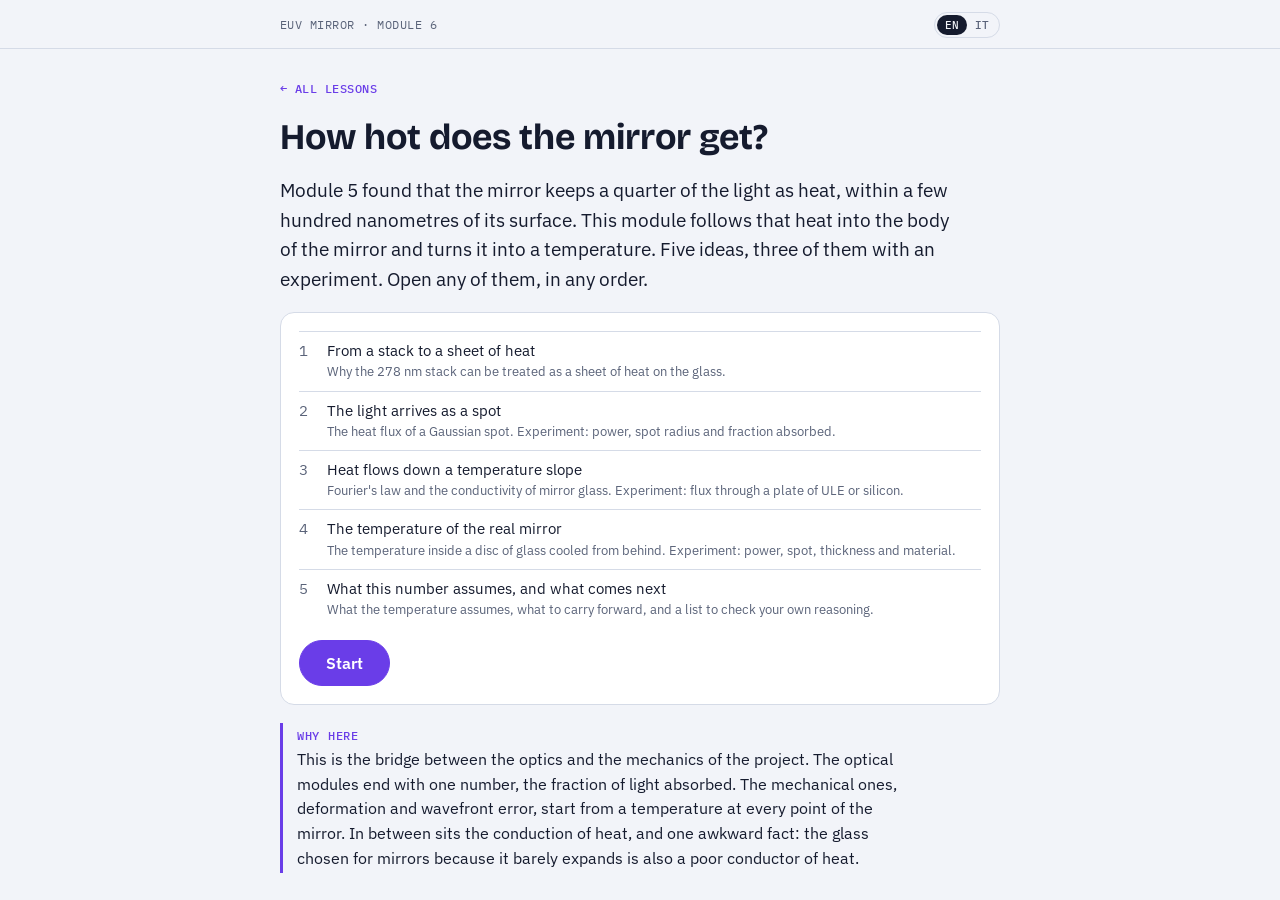
<file: module-6.html>
<!doctype html>
<html lang="en">
<head>
<meta charset="utf-8">
<meta name="viewport" content="width=device-width, initial-scale=1, viewport-fit=cover">
<title>EUV Module 6</title>
<meta name="description" content="Interactive lesson on the heat flux of a Gaussian spot, heat conduction and the temperature rise of an EUV mirror.">
<meta name="theme-color" content="#F2F4F9" media="(prefers-color-scheme: light)">
<meta name="theme-color" content="#0E1220" media="(prefers-color-scheme: dark)">
<meta name="mobile-web-app-capable" content="yes">
<meta name="apple-mobile-web-app-capable" content="yes">
<meta name="apple-mobile-web-app-status-bar-style" content="default">
<meta name="apple-mobile-web-app-title" content="Litho Lessons">
<link rel="manifest" href="manifest.webmanifest">
<link rel="apple-touch-icon" href="icon-180.png">
<link rel="icon" href="icon-180.png">
<link rel="stylesheet" href="https://fonts.googleapis.com/css2?family=Bricolage+Grotesque:opsz,wght@12..96,500;12..96,700&family=IBM+Plex+Sans:wght@400;500;600&family=IBM+Plex+Mono:wght@400;500&display=swap">
<link rel="stylesheet" href="lesson.css">
</head>
<body>
<div class="app" data-mode="home">
<header class="top"><div class="top-in">
  <div class="crumbs"><span id="where">EUV Mirror · Module 6</span><button class="linkbtn" id="menu">Menu</button><span id="count"></span><span class="lang" id="t-lang" role="group" aria-label="Language"><button data-l="en">EN</button><button data-l="it">IT</button></span></div>
  <div class="segs" id="segs"></div>
</div></header>

<main>

<section class="step" id="home">
  <a class="linkbtn" href="./" style="text-decoration:none;align-self:flex-start">← All lessons</a>
  <h1>How hot does the mirror get?</h1>
  <p class="lead">Module 5 found that the mirror keeps a quarter of the light as heat, within a few hundred nanometres of its surface. This module follows that heat into the body of the mirror and turns it into a temperature. Five ideas, three of them with an experiment. Open any of them, in any order.</p>
  <div class="mode">
    <ol class="toc" id="toc"></ol>
    <button class="btn go" id="go">Start</button>
  </div>
  <p class="why">This is the bridge between the optics and the mechanics of the project. The optical modules end with one number, the fraction of light absorbed. The mechanical ones, deformation and wavefront error, start from a temperature at every point of the mirror. In between sits the conduction of heat, and one awkward fact: the glass chosen for mirrors because it barely expands is also a poor conductor of heat.</p>
</section>

<section class="step" data-id="source" data-sum="Why the 278 nm stack can be treated as a sheet of heat on the glass.">
  <h1>From a stack to a sheet of heat</h1>
  <p class="why">A thermal calculation needs a heat source: how much power, and where it is released. Module 5 gave both answers in the language of optics. This step puts them in the form a heat calculation uses, and makes the simplification that everything after it relies on.</p>
  <p>The multilayer is 40 pairs of 6.96 nm: 278 nm in all. The body of the mirror under it is some 50 mm of glass, about 180,000 times thicker. Module 5 showed that about 95% of the heat is released in the top 210 nm.</p>
  <p>Seen from the glass, then, the stack is a sheet: all the heat enters through the top face. A calculation of the mirror's temperature does not need the layers at all. It needs one quantity at each point of the surface: the absorbed power per unit area, called the heat flux <span class="mono">q</span>, in watts per square metre.</p>
  <div class="formula"><span>q = (1 − R) · I</span></div>
  <p>Here <span class="mono">I</span> is the intensity of the light arriving at that point, also in watts per square metre, and <span class="mono">1 − R = 25.8%</span> is the fraction that module 5 found to end as heat.</p>
  <div class="after">
    <p><strong>The optics hands over one map: watts per square metre on the surface.</strong> Everything the first five modules computed, indices, phases, matrices, fields, reaches the thermal calculation through the single factor <span class="mono">1 − R</span>.</p>
    <p>Is it safe to forget the thickness of the stack? Two checks say yes. First, the temperature difference across it. Molybdenum and silicon conduct heat well, and in the base case pushing the flux through 278 nm of them takes a few hundred-thousandths of a kelvin. Even if such thin layers conducted a hundred times worse than the bulk materials, the difference would be a few thousandths of a kelvin there, and about a tenth of a kelvin at the most intense setting of the experiment. This leaves out the thermal resistance of the interfaces between the layers. Second, the time. Heat crosses 278 nm in far less than a millionth of a second, so the stack keeps up with the light on the slow scales of this steady model. The individual pulses of the source are a different question, left out here.</p>
    <div class="fcard">
      <div class="formula"><span>q = (1 − R) · I</span></div>
      <dl>
        <dt>Where it comes from</dt><dd>It is P<sub>heat</sub> = (1 − R)·P<sub>in</sub> of module 5, applied to each small patch of the surface instead of to the whole mirror.</dd>
        <dt>Assumptions</dt><dd>The same reflectance everywhere on the mirror. Light of one wavelength inside the band of the mirror. A stack thin enough to count as a surface, as checked above. Nothing scattered out of the mirror.</dd>
        <dt>The terms</dt><dd>q is the heat flux entering the glass, in W/m². I is the intensity of the light on the surface, in W/m². R is the reflectance.</dd>
        <dt>Check</dt><dd>A perfect mirror, R = 1, gives q = 0: no heat. With R = 74.2%, a point that receives 1 W/cm² of light takes in 0.258 W/cm² of heat.</dd>
      </dl>
    </div>
  </div>
</section>

<section class="step" data-id="spot" data-sum="The heat flux of a Gaussian spot. Experiment: power, spot radius and fraction absorbed.">
  <h1>The light arrives as a spot</h1>
  <p class="why">The flux is not the same everywhere: a beam is brighter at its centre. It is the peak of the flux, more than the total power, that decides how hot the hottest point gets. This step gives the beam a shape and finds that peak.</p>
  <p>The beam on a mirror is modelled here as a Gaussian spot: brightest at the centre, fading smoothly outwards. Its size is the radius <span class="mono">w</span>, the distance from the centre at which the intensity has dropped to <span class="mono">1/e²</span> of the peak, 13.5%.</p>
  <div class="formula lines"><span>I(r) = I₀ · e<sup>−2r²/w²</sup></span><span>I₀ = <span class="frac"><span>2 · P</span><span>π · w²</span></span></span></div>
  <div class="lab">
    <canvas id="c-top" style="height:150px"></canvas>
    <canvas id="c-q" style="height:180px"></canvas>
    <div class="ctrl"><label for="s-P6">Light on the mirror</label><input type="range" id="s-P6" min="20" max="250" step="5" value="70"><output id="o-P6"></output></div>
    <div class="ctrl"><label for="s-w6">Spot radius w</label><input type="range" id="s-w6" min="10" max="60" step="1" value="30"><output id="o-w6"></output></div>
    <div class="ctrl"><label for="s-A6">Fraction absorbed</label><input type="range" id="s-A6" min="20" max="30" step="0.1" value="25.8"><output id="o-A6"></output></div>
    <div class="reads"><span><b>peak heat flux</b><span class="big" id="r-q0"></span></span><span><b>power absorbed</b><span id="r-Pa"></span></span><span><b>99% of it within</b><span id="r-r99"></span></span></div>
    <div class="tries"><span class="cap">Try</span>
      <button class="chip" data-set="s-P6:70 s-w6:30 s-A6:25.8" data-note="The case used in the rest of this module: 18.1 W absorbed, with a peak of 1.28 W/cm².">70 W, 30 mm</button>
      <button class="chip" data-set="s-P6:70 s-w6:15 s-A6:25.8" data-note="Half the radius puts the same power on a quarter of the area: the peak is four times higher, 5.11 W/cm².">70 W, 15 mm</button>
      <button class="chip" data-set="s-P6:70 s-w6:30 s-A6:24.7" data-note="The project's own calculation counts only what its layers absorb, 24.7%, and leaves out the substrate: 17.3 W, with a peak of 1.22 W/cm².">24.7% absorbed</button>
      <div class="note" hidden></div>
    </div>
    <div class="cap">Above: the mirror seen from the front, 150 mm in radius, with the heat it takes in. Below: the heat flux against the distance from the centre of the spot.</div>
  </div>
  <div class="after">
    <p><strong>The peak flux is the power divided by the area of the spot.</strong> Halve the radius and the same power lands on a quarter of the area: four times the flux. Double the power and the flux doubles everywhere.</p>
    <p>To give the number a scale: 1.28 W/cm² is about thirteen times the midday sun on the ground, which delivers 0.1 W/cm². The 70 W are the example used by the project. For scale: in the chain of module 5, with 250 W on the first mirror, the fifth receives 76 W.</p>
    <div class="fcard">
      <div class="formula lines"><span>q(r) = (1 − R) · <span class="frac"><span>2 · P</span><span>π · w²</span></span> · e<sup>−2r²/w²</sup></span></div>
      <dl>
        <dt>Where it comes from</dt><dd>Add up the intensity over the whole surface, ring by ring. The total of e<sup>−2r²/w²</sup> over the plane is π·w²/2, so for the total to be P the peak must be P divided by that. Multiplying by 1 − R turns light into heat.</dd>
        <dt>Assumptions</dt><dd>A circular Gaussian spot under steady light. At 6° the spot on the mirror is stretched by 1/cos 6°, less than 1%, and that is ignored. The mirror is wide enough to hold the whole spot.</dd>
        <dt>The terms</dt><dd>P is the power of the light arriving. w is the radius at which the intensity is 1/e² of its peak. r is the distance from the centre. q is the heat flux.</dd>
        <dt>Check</dt><dd>With 70 W, w = 30 mm and 25.8%: I₀ = 2 × 70 / (π × 0.03²) = 49,500 W/m², and q at the centre is 0.258 times that, 12,800 W/m² or 1.28 W/cm². The width of the spot at half its peak is 1.18·w, and 99% of the power falls within 1.52·w.</dd>
      </dl>
    </div>
  </div>
</section>

<section class="step" data-id="conduct" data-sum="Fourier's law and the conductivity of mirror glass. Experiment: flux through a plate of ULE or silicon.">
  <h1>Heat flows down a temperature slope</h1>
  <p class="why">A heat flux is not yet a temperature. What links the two is how well the material conducts heat. This step introduces that property in the simplest geometry there is, and meets the awkward number of this project: the conductivity of the glass a mirror is made of.</p>
  <p>Heat flows from hot to cold, and the flow is proportional to how steeply the temperature falls. The constant is the thermal conductivity <span class="mono">k</span>, in watts per metre per kelvin. This is Fourier's law.</p>
  <div class="formula"><span>q = −k · <span class="frac"><span>dT</span><span>dz</span></span></span><span>ΔT = <span class="frac"><span>q · H</span><span>k</span></span></span></div>
  <p>Take a plate of thickness <span class="mono">H</span>, heated evenly on top with flux <span class="mono">q</span> and held at a fixed temperature at the bottom. Once things are steady the same flux crosses every depth, so the temperature falls in a straight line, and the top is hotter than the bottom by <span class="mono">ΔT</span>.</p>
  <div class="lab">
    <div class="toggle" id="t-mk"><button data-k="1.31" aria-pressed="true">ULE glass</button><button data-k="150" aria-pressed="false">Silicon</button></div>
    <canvas id="c-slab" style="height:200px"></canvas>
    <div class="ctrl"><label for="s-qk">Heat flux q</label><input type="range" id="s-qk" min="0.1" max="5" step="0.01" value="1.28"><output id="o-qk"></output></div>
    <div class="ctrl"><label for="s-Hk">Thickness H</label><input type="range" id="s-Hk" min="5" max="100" step="1" value="50"><output id="o-Hk"></output></div>
    <div class="reads"><span><b>top hotter than bottom by</b><span class="big" id="r-dT"></span></span><span><b>k</b><span id="r-k"></span></span></div>
    <div class="tries"><span class="cap">Try</span>
      <button class="chip" data-set="t-mk:0 s-qk:1.28 s-Hk:50" data-note="With 1.28 W/cm² on the whole top face, 50 mm of this glass would need 489 K between top and bottom.">ULE, 50 mm</button>
      <button class="chip" data-set="t-mk:1 s-qk:1.28 s-Hk:50" data-note="Silicon conducts more than a hundred times better: the same flux needs 4.3 K.">Silicon, 50 mm</button>
      <button class="chip" data-set="t-mk:0 s-qk:1.28 s-Hk:10" data-note="A fifth of the thickness, a fifth of the difference: 97.7 K.">ULE, 10 mm</button>
      <div class="note" hidden></div>
    </div>
    <div class="cap">Temperature rise against depth in the plate, with the heated face on the left and the cooled face on the right.</div>
  </div>
  <div class="after">
    <p><strong>A good material for a mirror is a poor conductor of heat.</strong> ULE is a glass made to have almost no thermal expansion near room temperature: a mirror made of it keeps its shape when its temperature changes a little. Its conductivity, 1.31 W/(m·K), is about a hundred times lower than that of silicon or molybdenum.</p>
    <p>The 489 K is not the answer for the mirror. It assumes the peak flux over the whole face, with the heat going straight down. The real spot is small, and around it there is cold glass into which the heat can also spread sideways. The next step lets it.</p>
    <div class="fcard">
      <div class="formula lines"><span>ΔT = <span class="frac"><span>q · H</span><span>k</span></span></span></div>
      <dl>
        <dt>Where it comes from</dt><dd>Fourier's law is an observed fact about solids: the heat flux is proportional to the slope of the temperature. In a steady state no slice of the plate gains or loses energy, so the same flux crosses every depth. A constant flux means a constant slope, q/k, and over a thickness H that adds up to q·H/k.</dd>
        <dt>Assumptions</dt><dd>A steady state. An even flux over a face much wider than the plate is thick, so that heat flows straight down. A conductivity that does not change with temperature.</dd>
        <dt>The terms</dt><dd>q is the heat flux, in W/m². k is the thermal conductivity, in W/(m·K). H is the thickness. ΔT is the temperature of the heated face above the cooled one. The minus sign in Fourier's law says that heat flows towards lower temperature.</dd>
        <dt>Check</dt><dd>Units: (W/m²) · m / (W/(m·K)) = K. Numbers: 12,800 W/m² × 0.05 m / 1.31 W/(m·K) = 489 K. Twice the thickness, or half the conductivity, doubles it.</dd>
      </dl>
    </div>
  </div>
</section>

<section class="step" data-id="mirror" data-sum="The temperature inside a disc of glass cooled from behind. Experiment: power, spot, thickness and material.">
  <h1>The temperature of the real mirror</h1>
  <p class="why">Now the three pieces meet: the Gaussian spot, the conductivity of the glass, and the real shape of the mirror, a disc cooled from behind. The result is the number the mechanical part of the project starts from.</p>
  <p>The mirror of the project is a disc of ULE, 150 mm in radius and 50 mm thick. Its top face receives the Gaussian flux. Its back rests on a cooled plate, idealised as a face held at one fixed temperature. Its side is in vacuum and exchanges almost no heat, so it is treated as insulated. Inside, heat flows both down and sideways.</p>
  <div class="lab">
    <div class="toggle" id="t-mm"><button data-k="1.31" aria-pressed="true">ULE glass</button><button data-k="150" aria-pressed="false">Silicon</button></div>
    <canvas id="c-map" style="height:140px"></canvas>
    <canvas id="c-Ts" style="height:180px"></canvas>
    <div class="ctrl"><label for="s-Pm">Light on the mirror</label><input type="range" id="s-Pm" min="20" max="250" step="5" value="70"><output id="o-Pm"></output></div>
    <div class="ctrl"><label for="s-wm">Spot radius w</label><input type="range" id="s-wm" min="10" max="60" step="1" value="30"><output id="o-wm"></output></div>
    <div class="ctrl"><label for="s-Hm">Thickness H</label><input type="range" id="s-Hm" min="10" max="100" step="1" value="50"><output id="o-Hm"></output></div>
    <div class="reads"><span><b>rise at the centre</b><span class="big" id="r-Tp"></span></span><span><b>at distance w</b><span id="r-Tw"></span></span><span><b>thick-mirror formula</b><span id="r-Th"></span></span></div>
    <div class="tries"><span class="cap">Try</span>
      <button class="chip" data-set="t-mm:0 s-Pm:70 s-wm:30 s-Hm:50" data-note="The centre of the spot is 154 K above the cooled back, and still 57.3 K at the distance w. The thick-mirror formula would say 183 K.">The project's mirror</button>
      <button class="chip" data-set="t-mm:0 s-Pm:70 s-wm:60 s-Hm:50" data-note="The peak flux is a quarter of what it was, and the temperature falls to 64.1 K, less than half.">Spot twice as wide</button>
      <button class="chip" data-set="t-mm:0 s-Pm:70 s-wm:30 s-Hm:20" data-note="With the cooled back closer to the surface, the centre falls to 117 K.">Thinner: 20 mm</button>
      <button class="chip" data-set="t-mm:1 s-Pm:70 s-wm:30 s-Hm:50" data-note="The same disc in silicon stays within 1.3 K. Silicon is not the easy answer, though: it expands far more than this glass when its temperature changes.">Silicon</button>
      <div class="note" hidden></div>
    </div>
    <div class="cap">Above: a cut through the disc, drawn to scale, coloured by temperature in ten steps from the cooled back to the hottest point. Below: the temperature rise above the cooled back along the top face, from the centre to the edge. Dashed: the heat flux, scaled to the same height. 25.8% of the light is absorbed.</div>
  </div>
  <div class="after">
    <p><strong>154 K above the cooled back, in a glass chosen for its very low expansion near room temperature.</strong> That is the result of this module, and the starting point of the mechanical part of the project.</p>
    <p>Compare it with the last step. Heat going straight down gave 489 K. Letting it spread sideways brings that to 154 K. The surface is warm well outside the lit area: at the distance <span class="mono">w</span>, where the flux is down to 13.5% of its peak, the temperature is still 37% of its peak.</p>
    <p>For a mirror much thicker and wider than the spot there is an exact formula, shown in the card below, which gives 183 K here. The cooled back, 50 mm down, takes about a sixth off that.</p>
    <p>The formula also shows what counts. At a given absorbed power the temperature goes as <span class="mono">1/w</span> and as <span class="mono">1/k</span>. A spot twice as wide has a quarter of the peak flux, yet the formula only halves the temperature, because the heat of a wider spot has further to go before it can spread. In the disc of the experiment it falls a little more, to 64 K, because the cooled back helps a wide spot more.</p>
    <p>With the 24.7% of the project's own calculation, which counts the layers alone, the same disc gives 147 K. That is the value the project finds with a finite-element model. The experiment here adds up the exact solution for a disc instead, and the two agree to about one part in a thousand.</p>
    <p>Why it matters. The mirror sits at about 22 °C, and ULE is chosen because its expansion is very low near that temperature: its maker specifies a mean coefficient of 0 ± 30 parts per billion per kelvin between 5 and 35 °C. A rise of 154 K puts the centre of the spot near 176 °C, where that specification no longer applies, and this is with an ideal cooling plate. To estimate the deformation there, the next step needs how the expansion of the glass changes with temperature. A better conductor is not the easy answer: the same disc in silicon would warm by 1.3 K, but silicon expands with temperature far more than this glass does near room temperature.</p>
    <div class="fcard">
      <div class="formula"><span>T = <span class="frac"><span>P<sub>abs</sub></span><span>√(2π) · k · w</span></span></span></div>
      <dl>
        <dt>Where it comes from</dt><dd>Inside the glass two facts hold at every point: Fourier's law, and conservation of energy, which in a steady state says that as much heat leaves any small volume as enters it. For a Gaussian flux on a body much thicker and wider than the spot the two can be solved exactly, a classic result of heat conduction (Carslaw and Jaeger): T = q₀·w·√(π/8)/k. Writing q₀ as 2·P<sub>abs</sub>/(π·w²) gives the form above.</dd>
        <dt>Assumptions</dt><dd>A steady state, a constant conductivity, heat entering only through the top face. The formula needs a body much larger than the spot. The experiment does not: it solves the disc of the stated radius and thickness, with insulated side and cooled back, by adding up 60 circular patterns of heat flow, each of which fades with depth in a known way.</dd>
        <dt>The terms</dt><dd>P<sub>abs</sub> = (1 − R)·P is the absorbed power. k is the conductivity. w is the spot radius. T is the temperature of the hottest point above the temperature far from the spot; in the experiment, above the cooled back.</dd>
        <dt>Check</dt><dd>18.06 W / (2.507 × 1.31 W/(m·K) × 0.03 m) = 183 K. In the experiment a thicker disc moves towards this value: 170 K at 100 mm. A thinner one moves away from it: 117 K at 20 mm.</dd>
      </dl>
    </div>
  </div>
</section>

<section class="step" data-id="apply" data-sum="What the temperature assumes, what to carry forward, and a list to check your own reasoning.">
  <h1>What this number assumes, and what comes next</h1>
  <p class="why">A temperature is the hand-over point of the project: optics before it, mechanics after. This step states what went into it, so that it can be trusted for what it is, and says where the chain goes next.</p>
  <p>The temperature of the last step is as good as what went into it. Four things went in that a real mirror does not fully respect.</p>
  <div class="after">
    <p><strong>A steady state.</strong> These are the temperatures the mirror settles to under constant light. Glass this thick takes time to get there. Heat needs a time of order <span class="mono">H²/α</span> to cross a thickness <span class="mono">H</span>, where <span class="mono">α</span> is the thermal diffusivity, the conductivity divided by the heat a cubic metre stores per kelvin. For 50 mm of ULE that is close to an hour.</p>
    <p><strong>An ideal cooled back.</strong> A real cooling plate is not at one temperature, and its contact with the glass is not perfect. Both make the real mirror warmer than computed here.</p>
    <p><strong>Only the light inside the band.</strong> The 25.8% holds for light of 13.5 nm. Module 5 noted that a real source also emits other wavelengths, and the mirror turns most of those into heat.</p>
    <p><strong>A constant conductivity and an insulated side.</strong> The conductivity of the glass changes a little over 150 K. Vacuum removes convection, but not radiation, and the model leaves radiation out. An estimate on the temperatures computed for the base case, with surroundings at 22 °C, gives at most about 0.2 W lost from the side and at most about 5 W from the hot top face, against the 18 W that come in. Both figures are for a perfect emitter and scale down with the emissivity of the real surface. So the side matters little, while radiation from the top face is not negligible. These powers are estimated with the temperatures of the model without radiation. To know how much the temperature falls, conduction and radiation have to be solved together; here 154 K stays the reference, for conduction alone.</p>
    <p>What comes next in the project follows from the result itself. The glass under the spot is hot and the rest is not, so it expands unevenly and the surface rises where the light falls. A mirror for lithography has to keep its shape to a fraction of a nanometre. How large the bump is, and what it does to the reflected wave, is the mechanical part of the project.</p>
    <h2>What to carry forward</h2>
    <ul class="carry">
      <li><strong>q₀ = 2·(1 − R)·P / (π·w²).</strong> Use it for the peak heat flux of a Gaussian spot. It needs the power on that mirror, the spot radius and the reflectance at the wavelength of the light.</li>
      <li><strong>ΔT = q·H / k.</strong> Use it when heat flows straight through a plate. For a small spot on a wide mirror it overestimates, because it ignores the spreading sideways.</li>
      <li><strong>T = P<sub>abs</sub> / (√(2π)·k·w).</strong> Use it for the hottest point under a Gaussian spot on a body much thicker and wider than the spot. A cooled back close to the surface lowers the result.</li>
    </ul>
    <h2>To retrace the reasoning</h2>
    <div>
      <details><summary>Why can the stack be treated as a sheet of heat?</summary><p>It is 278 nm thick on 50 mm of glass. In the base case the temperature difference across it is far below a hundredth of a kelvin, and heat crosses it in far less than a millionth of a second.</p></details>
      <details><summary>What does halving the spot radius do, at the same power?</summary><p>The peak flux becomes four times larger, because the area is a quarter. The peak temperature of a thick mirror only doubles, because the heat of a smaller spot spreads out over a shorter distance.</p></details>
      <details><summary>Why is ULE used although it conducts heat poorly?</summary><p>Because it barely expands near room temperature, which is what keeps the shape of the mirror. Its conductivity is the price paid for that.</p></details>
      <details><summary>Why is the real mirror cooler than the straight-down estimate?</summary><p>The estimate puts the peak flux on the whole face. The real spot is small, and its heat also spreads sideways into cold glass.</p></details>
      <details><summary>What does a rise of about 150 K mean for the glass?</summary><p>The centre of the mirror is far outside the narrow range around room temperature in which ULE barely expands, so the surface rises under the spot.</p></details>
    </div>
  </div>
</section>

</main>

<footer class="nav"><div class="nav-in">
  <button class="btn" id="back">Back</button>
  <span class="hint" id="hint"></span>
  <button class="btn go" id="next">Continue</button>
</div></footer>
</div>

<script src="cxro.js"></script>
<script src="lesson.js"></script>
<script src="thermal.js"></script>
<script>
Object.assign(IT, {
  "How hot does the mirror get?": "Quanto si scalda lo specchio?",
  "Module 5 found that the mirror keeps a quarter of the light as heat, within a few hundred nanometres of its surface. This module follows that heat into the body of the mirror and turns it into a temperature. Five ideas, three of them with an experiment. Open any of them, in any order.": "Il modulo 5 ha trovato che lo specchio trattiene un quarto della luce come calore, entro poche centinaia di nanometri dalla superficie. Questo modulo segue quel calore nel corpo dello specchio e lo trasforma in una temperatura. Cinque idee, tre delle quali con un esperimento. Aprine una qualsiasi, in qualsiasi ordine.",
  "This is the bridge between the optics and the mechanics of the project. The optical modules end with one number, the fraction of light absorbed. The mechanical ones, deformation and wavefront error, start from a temperature at every point of the mirror. In between sits the conduction of heat, and one awkward fact: the glass chosen for mirrors because it barely expands is also a poor conductor of heat.": "Questo è il ponte tra l'ottica e la meccanica del progetto. I moduli di ottica finiscono con un numero, la frazione di luce assorbita. Quelli di meccanica, deformazione ed errore del fronte d'onda, partono da una temperatura in ogni punto dello specchio. In mezzo sta la conduzione del calore, e un fatto scomodo: il vetro scelto per gli specchi perché quasi non si dilata è anche un cattivo conduttore di calore.",
  "The multilayer is 40 pairs of 6.96 nm: 278 nm in all. The body of the mirror under it is some 50 mm of glass, about 180,000 times thicker. Module 5 showed that about 95% of the heat is released in the top 210 nm.": "Il multistrato è fatto di 40 coppie da 6,96 nm: 278 nm in tutto. Il corpo dello specchio sotto di esso è di circa 50 mm di vetro, circa 180.000 volte più spesso. Il modulo 5 ha mostrato che circa il 95% del calore è rilasciato nei primi 210 nm.",
  "Seen from the glass, then, the stack is a sheet: all the heat enters through the top face. A calculation of the mirror's temperature does not need the layers at all. It needs one quantity at each point of the surface: the absorbed power per unit area, called the heat flux <span class=\"mono\">q</span>, in watts per square metre.": "Visto dal vetro, quindi, lo stack è un foglio: tutto il calore entra dalla faccia superiore. Un calcolo della temperatura dello specchio non ha alcun bisogno degli strati. Gli serve una grandezza in ogni punto della superficie: la potenza assorbita per unità di area, detta flusso di calore <span class=\"mono\">q</span>, in watt per metro quadrato.",
  "Here <span class=\"mono\">I</span> is the intensity of the light arriving at that point, also in watts per square metre, and <span class=\"mono\">1 − R = 25.8%</span> is the fraction that module 5 found to end as heat.": "Qui <span class=\"mono\">I</span> è l'intensità della luce che arriva in quel punto, anch'essa in watt per metro quadrato, e <span class=\"mono\">1 − R = 25,8%</span> è la frazione che secondo il modulo 5 finisce in calore.",
  "<strong>The optics hands over one map: watts per square metre on the surface.</strong> Everything the first five modules computed, indices, phases, matrices, fields, reaches the thermal calculation through the single factor <span class=\"mono\">1 − R</span>.": "<strong>L'ottica consegna una sola mappa: watt per metro quadrato sulla superficie.</strong> Tutto ciò che i primi cinque moduli hanno calcolato, indici, fasi, matrici, campi, arriva al calcolo termico attraverso il solo fattore <span class=\"mono\">1 − R</span>.",
  "Is it safe to forget the thickness of the stack? Two checks say yes. First, the temperature difference across it. Molybdenum and silicon conduct heat well, and in the base case pushing the flux through 278 nm of them takes a few hundred-thousandths of a kelvin. Even if such thin layers conducted a hundred times worse than the bulk materials, the difference would be a few thousandths of a kelvin there, and about a tenth of a kelvin at the most intense setting of the experiment. This leaves out the thermal resistance of the interfaces between the layers. Second, the time. Heat crosses 278 nm in far less than a millionth of a second, so the stack keeps up with the light on the slow scales of this steady model. The individual pulses of the source are a different question, left out here.": "È lecito dimenticare lo spessore dello stack? Due controlli dicono di sì. Primo, la differenza di temperatura attraverso di esso. Molibdeno e silicio conducono bene il calore, e nel caso base far passare il flusso attraverso 278 nm di essi richiede qualche centomillesimo di kelvin. Anche se strati così sottili conducessero cento volte peggio dei materiali massicci, la differenza sarebbe lì di qualche millesimo di kelvin, e di circa un decimo di kelvin nell'impostazione più intensa dell'esperimento. Qui si trascura la resistenza termica delle interfacce fra gli strati. Secondo, il tempo. Il calore attraversa 278 nm in molto meno di un milionesimo di secondo, quindi lo stack tiene il passo della luce sulle scale lente di questo modello stazionario. I singoli impulsi della sorgente sono un'altra questione, lasciata fuori qui.",
  "It is P<sub>heat</sub> = (1 − R)·P<sub>in</sub> of module 5, applied to each small patch of the surface instead of to the whole mirror.": "È P<sub>heat</sub> = (1 − R)·P<sub>in</sub> del modulo 5, applicata a ogni piccola zona della superficie invece che allo specchio intero.",
  "The same reflectance everywhere on the mirror. Light of one wavelength inside the band of the mirror. A stack thin enough to count as a surface, as checked above. Nothing scattered out of the mirror.": "La stessa riflettanza in ogni punto dello specchio. Luce di una sola lunghezza d'onda dentro la banda dello specchio. Uno stack abbastanza sottile da contare come una superficie, come controllato sopra. Nessuna luce diffusa fuori dallo specchio.",
  "q is the heat flux entering the glass, in W/m². I is the intensity of the light on the surface, in W/m². R is the reflectance.": "q è il flusso di calore che entra nel vetro, in W/m². I è l'intensità della luce sulla superficie, in W/m². R è la riflettanza.",
  "A perfect mirror, R = 1, gives q = 0: no heat. With R = 74.2%, a point that receives 1 W/cm² of light takes in 0.258 W/cm² of heat.": "Uno specchio perfetto, R = 1, dà q = 0: nessun calore. Con R = 74,2%, un punto che riceve 1 W/cm² di luce assorbe 0,258 W/cm² di calore.",
  "The beam on a mirror is modelled here as a Gaussian spot: brightest at the centre, fading smoothly outwards. Its size is the radius <span class=\"mono\">w</span>, the distance from the centre at which the intensity has dropped to <span class=\"mono\">1/e²</span> of the peak, 13.5%.": "Il fascio su uno specchio è modellato qui come una macchia gaussiana: più luminosa al centro, e via via più debole verso l'esterno. La sua dimensione è il raggio <span class=\"mono\">w</span>, la distanza dal centro alla quale l'intensità è scesa a <span class=\"mono\">1/e²</span> del picco, il 13,5%.",
  "Light on the mirror": "Luce sullo specchio",
  "Spot radius w": "Raggio w della macchia",
  "Fraction absorbed": "Frazione assorbita",
  "peak heat flux": "flusso di calore al picco",
  "power absorbed": "potenza assorbita",
  "99% of it within": "il 99% entro",
  "The case used in the rest of this module: 18.1 W absorbed, with a peak of 1.28 W/cm².": "Il caso usato nel resto di questo modulo: 18,1 W assorbiti, con un picco di 1,28 W/cm².",
  "70 W, 30 mm": "70 W, 30 mm",
  "Half the radius puts the same power on a quarter of the area: the peak is four times higher, 5.11 W/cm².": "Metà del raggio mette la stessa potenza su un quarto dell'area: il picco è quattro volte più alto, 5,11 W/cm².",
  "70 W, 15 mm": "70 W, 15 mm",
  "The project's own calculation counts only what its layers absorb, 24.7%, and leaves out the substrate: 17.3 W, with a peak of 1.22 W/cm².": "Il calcolo del progetto conta solo ciò che assorbono i suoi strati, il 24,7%, e lascia fuori il substrato: 17,3 W, con un picco di 1,22 W/cm².",
  "24.7% absorbed": "24,7% assorbito",
  "Above: the mirror seen from the front, 150 mm in radius, with the heat it takes in. Below: the heat flux against the distance from the centre of the spot.": "Sopra: lo specchio visto di fronte, 150 mm di raggio, con il calore che assorbe. Sotto: il flusso di calore in funzione della distanza dal centro della macchia.",
  "<strong>The peak flux is the power divided by the area of the spot.</strong> Halve the radius and the same power lands on a quarter of the area: four times the flux. Double the power and the flux doubles everywhere.": "<strong>Il flusso al picco è la potenza divisa per l'area della macchia.</strong> Dimezza il raggio e la stessa potenza cade su un quarto dell'area: quattro volte il flusso. Raddoppia la potenza e il flusso raddoppia ovunque.",
  "To give the number a scale: 1.28 W/cm² is about thirteen times the midday sun on the ground, which delivers 0.1 W/cm². The 70 W are the example used by the project. For scale: in the chain of module 5, with 250 W on the first mirror, the fifth receives 76 W.": "Per dare una scala al numero: 1,28 W/cm² è circa tredici volte il sole di mezzogiorno al suolo, che fornisce 0,1 W/cm². I 70 W sono l'esempio usato dal progetto. Per avere una scala: nella catena del modulo 5, con 250 W sul primo specchio, il quinto ne riceve 76.",
  "Add up the intensity over the whole surface, ring by ring. The total of e<sup>−2r²/w²</sup> over the plane is π·w²/2, so for the total to be P the peak must be P divided by that. Multiplying by 1 − R turns light into heat.": "Somma l'intensità su tutta la superficie, anello per anello. Il totale di e<sup>−2r²/w²</sup> sul piano è π·w²/2, quindi perché il totale sia P il picco deve essere P diviso per quel valore. Moltiplicare per 1 − R trasforma la luce in calore.",
  "A circular Gaussian spot under steady light. At 6° the spot on the mirror is stretched by 1/cos 6°, less than 1%, and that is ignored. The mirror is wide enough to hold the whole spot.": "Una macchia gaussiana circolare sotto luce costante. A 6° la macchia sullo specchio è allungata di 1/cos 6°, meno dell'1%, e questo è trascurato. Lo specchio è abbastanza largo da contenere l'intera macchia.",
  "P is the power of the light arriving. w is the radius at which the intensity is 1/e² of its peak. r is the distance from the centre. q is the heat flux.": "P è la potenza della luce in arrivo. w è il raggio al quale l'intensità è 1/e² del picco. r è la distanza dal centro. q è il flusso di calore.",
  "With 70 W, w = 30 mm and 25.8%: I₀ = 2 × 70 / (π × 0.03²) = 49,500 W/m², and q at the centre is 0.258 times that, 12,800 W/m² or 1.28 W/cm². The width of the spot at half its peak is 1.18·w, and 99% of the power falls within 1.52·w.": "Con 70 W, w = 30 mm e 25,8%: I₀ = 2 × 70 / (π × 0,03²) = 49.500 W/m², e q al centro è 0,258 volte tanto, 12.800 W/m² cioè 1,28 W/cm². La larghezza della macchia a metà del picco è 1,18·w, e il 99% della potenza cade entro 1,52·w.",
  "Heat flows from hot to cold, and the flow is proportional to how steeply the temperature falls. The constant is the thermal conductivity <span class=\"mono\">k</span>, in watts per metre per kelvin. This is Fourier's law.": "Il calore fluisce dal caldo al freddo, e il flusso è proporzionale a quanto ripidamente scende la temperatura. La costante è la conducibilità termica <span class=\"mono\">k</span>, in watt per metro per kelvin. È la legge di Fourier.",
  "Take a plate of thickness <span class=\"mono\">H</span>, heated evenly on top with flux <span class=\"mono\">q</span> and held at a fixed temperature at the bottom. Once things are steady the same flux crosses every depth, so the temperature falls in a straight line, and the top is hotter than the bottom by <span class=\"mono\">ΔT</span>.": "Prendi una lastra di spessore <span class=\"mono\">H</span>, scaldata in modo uniforme dall'alto con flusso <span class=\"mono\">q</span> e tenuta a temperatura fissa sul fondo. A regime lo stesso flusso attraversa ogni profondità, quindi la temperatura scende lungo una retta, e la cima è più calda del fondo di <span class=\"mono\">ΔT</span>.",
  "ULE glass": "Vetro ULE",
  "Silicon": "Silicio",
  "Heat flux q": "Flusso di calore q",
  "Thickness H": "Spessore H",
  "top hotter than bottom by": "cima più calda del fondo di",
  "With 1.28 W/cm² on the whole top face, 50 mm of this glass would need 489 K between top and bottom.": "Con 1,28 W/cm² su tutta la faccia superiore, 50 mm di questo vetro richiederebbero 489 K tra cima e fondo.",
  "ULE, 50 mm": "ULE, 50 mm",
  "Silicon conducts more than a hundred times better: the same flux needs 4.3 K.": "Il silicio conduce oltre cento volte meglio: allo stesso flusso bastano 4,3 K.",
  "Silicon, 50 mm": "Silicio, 50 mm",
  "A fifth of the thickness, a fifth of the difference: 97.7 K.": "Un quinto dello spessore, un quinto della differenza: 97,7 K.",
  "ULE, 10 mm": "ULE, 10 mm",
  "Temperature rise against depth in the plate, with the heated face on the left and the cooled face on the right.": "Aumento di temperatura in funzione della profondità nella lastra, con la faccia scaldata a sinistra e quella raffreddata a destra.",
  "<strong>A good material for a mirror is a poor conductor of heat.</strong> ULE is a glass made to have almost no thermal expansion near room temperature: a mirror made of it keeps its shape when its temperature changes a little. Its conductivity, 1.31 W/(m·K), is about a hundred times lower than that of silicon or molybdenum.": "<strong>Un buon materiale per uno specchio è un cattivo conduttore di calore.</strong> L'ULE è un vetro fatto per avere dilatazione termica quasi nulla vicino alla temperatura ambiente: uno specchio fatto con esso mantiene la forma quando la sua temperatura cambia di poco. La sua conducibilità, 1,31 W/(m·K), è circa cento volte più bassa di quella del silicio o del molibdeno.",
  "The 489 K is not the answer for the mirror. It assumes the peak flux over the whole face, with the heat going straight down. The real spot is small, and around it there is cold glass into which the heat can also spread sideways. The next step lets it.": "I 489 K non sono la risposta per lo specchio. Presuppongono il flusso di picco su tutta la faccia, con il calore che scende dritto. La macchia vera è piccola, e intorno c'è vetro freddo nel quale il calore può allargarsi anche di lato. Il prossimo passo glielo permette.",
  "Fourier's law is an observed fact about solids: the heat flux is proportional to the slope of the temperature. In a steady state no slice of the plate gains or loses energy, so the same flux crosses every depth. A constant flux means a constant slope, q/k, and over a thickness H that adds up to q·H/k.": "La legge di Fourier è un fatto osservato sui solidi: il flusso di calore è proporzionale alla pendenza della temperatura. A regime nessuna fetta della lastra guadagna o perde energia, quindi lo stesso flusso attraversa ogni profondità. Un flusso costante significa una pendenza costante, q/k, e su uno spessore H questo dà q·H/k.",
  "A steady state. An even flux over a face much wider than the plate is thick, so that heat flows straight down. A conductivity that does not change with temperature.": "Regime stazionario. Un flusso uniforme su una faccia molto più larga dello spessore della lastra, così il calore scende dritto. Una conducibilità che non cambia con la temperatura.",
  "q is the heat flux, in W/m². k is the thermal conductivity, in W/(m·K). H is the thickness. ΔT is the temperature of the heated face above the cooled one. The minus sign in Fourier's law says that heat flows towards lower temperature.": "q è il flusso di calore, in W/m². k è la conducibilità termica, in W/(m·K). H è lo spessore. ΔT è la temperatura della faccia scaldata rispetto a quella raffreddata. Il segno meno nella legge di Fourier dice che il calore va verso la temperatura più bassa.",
  "Units: (W/m²) · m / (W/(m·K)) = K. Numbers: 12,800 W/m² × 0.05 m / 1.31 W/(m·K) = 489 K. Twice the thickness, or half the conductivity, doubles it.": "Unità: (W/m²) · m / (W/(m·K)) = K. Numeri: 12.800 W/m² × 0,05 m / 1,31 W/(m·K) = 489 K. Il doppio dello spessore, o metà della conducibilità, lo raddoppia.",
  "The mirror of the project is a disc of ULE, 150 mm in radius and 50 mm thick. Its top face receives the Gaussian flux. Its back rests on a cooled plate, idealised as a face held at one fixed temperature. Its side is in vacuum and exchanges almost no heat, so it is treated as insulated. Inside, heat flows both down and sideways.": "Lo specchio del progetto è un disco di ULE, con 150 mm di raggio e 50 mm di spessore. La faccia superiore riceve il flusso gaussiano. Il retro poggia su una piastra raffreddata, idealizzata come una faccia tenuta a una temperatura fissa. Il fianco è nel vuoto e non scambia quasi calore, quindi è trattato come isolato. All'interno il calore fluisce sia in giù sia di lato.",
  "rise at the centre": "aumento al centro",
  "at distance w": "a distanza w",
  "thick-mirror formula": "formula per specchio spesso",
  "Above: a cut through the disc, drawn to scale, coloured by temperature in ten steps from the cooled back to the hottest point. Below: the temperature rise above the cooled back along the top face, from the centre to the edge. Dashed: the heat flux, scaled to the same height. 25.8% of the light is absorbed.": "Sopra: una sezione del disco, in scala, colorata secondo la temperatura in dieci gradini dal retro raffreddato al punto più caldo. Sotto: l'aumento di temperatura rispetto al retro raffreddato lungo la faccia superiore, dal centro al bordo. Tratteggiato: il flusso di calore, riportato alla stessa altezza. È assorbito il 25,8% della luce.",
  "The temperature of the last step is as good as what went into it. Four things went in that a real mirror does not fully respect.": "La temperatura del passo precedente vale quanto ciò che vi è entrato. Vi sono entrate quattro cose che uno specchio vero non rispetta del tutto.",
  "<strong>A steady state.</strong> These are the temperatures the mirror settles to under constant light. Glass this thick takes time to get there. Heat needs a time of order <span class=\"mono\">H²/α</span> to cross a thickness <span class=\"mono\">H</span>, where <span class=\"mono\">α</span> is the thermal diffusivity, the conductivity divided by the heat a cubic metre stores per kelvin. For 50 mm of ULE that is close to an hour.": "<strong>Un regime stazionario.</strong> Queste sono le temperature a cui lo specchio si assesta sotto luce costante. A un vetro così spesso serve tempo per arrivarci. Il calore impiega un tempo dell'ordine di <span class=\"mono\">H²/α</span> per attraversare uno spessore <span class=\"mono\">H</span>, dove <span class=\"mono\">α</span> è la diffusività termica, la conducibilità divisa per il calore che un metro cubo immagazzina per kelvin. Per 50 mm di ULE è quasi un'ora.",
  "<strong>An ideal cooled back.</strong> A real cooling plate is not at one temperature, and its contact with the glass is not perfect. Both make the real mirror warmer than computed here.": "<strong>Un retro raffreddato ideale.</strong> Una piastra di raffreddamento vera non è a una sola temperatura, e il suo contatto con il vetro non è perfetto. Entrambe le cose rendono lo specchio vero più caldo di quanto calcolato qui.",
  "<strong>Only the light inside the band.</strong> The 25.8% holds for light of 13.5 nm. Module 5 noted that a real source also emits other wavelengths, and the mirror turns most of those into heat.": "<strong>Solo la luce dentro la banda.</strong> Il 25,8% vale per la luce a 13,5 nm. Il modulo 5 ha notato che una sorgente vera emette anche altre lunghezze d'onda, e lo specchio ne trasforma la maggior parte in calore.",
  "<strong>A constant conductivity and an insulated side.</strong> The conductivity of the glass changes a little over 150 K. Vacuum removes convection, but not radiation, and the model leaves radiation out. An estimate on the temperatures computed for the base case, with surroundings at 22 °C, gives at most about 0.2 W lost from the side and at most about 5 W from the hot top face, against the 18 W that come in. Both figures are for a perfect emitter and scale down with the emissivity of the real surface. So the side matters little, while radiation from the top face is not negligible. These powers are estimated with the temperatures of the model without radiation. To know how much the temperature falls, conduction and radiation have to be solved together; here 154 K stays the reference, for conduction alone.": "<strong>Una conducibilità costante e un fianco isolato.</strong> La conducibilità del vetro cambia un poco su 150 K. Il vuoto elimina la convezione, ma non l'irraggiamento, e il modello lo trascura. Una stima sulle temperature calcolate per il caso base, con l'ambiente a 22 °C, dà al massimo circa 0,2 W persi dal fianco e al massimo circa 5 W dalla faccia superiore calda, contro i 18 W in entrata. Le due cifre valgono per un emettitore perfetto e scendono in proporzione all'emissività della superficie reale. Il fianco quindi conta poco, mentre l'irraggiamento dalla faccia superiore non è trascurabile. Queste potenze sono stimate con le temperature del modello senza irraggiamento. Per sapere di quanto scende la temperatura occorre risolvere insieme conduzione e irraggiamento; qui 154 K resta il riferimento, per la sola conduzione.",
  "What comes next in the project follows from the result itself. The glass under the spot is hot and the rest is not, so it expands unevenly and the surface rises where the light falls. A mirror for lithography has to keep its shape to a fraction of a nanometre. How large the bump is, and what it does to the reflected wave, is the mechanical part of the project.": "Ciò che viene dopo nel progetto segue dal risultato stesso. Il vetro sotto la macchia è caldo e il resto no, quindi si dilata in modo disuguale e la superficie si solleva dove cade la luce. Uno specchio per litografia deve mantenere la forma entro una frazione di nanometro. Quanto è grande il rigonfiamento, e cosa fa all'onda riflessa, è la parte meccanica del progetto.",
  "What to carry forward": "Cosa portarsi dietro",
  "<strong>q₀ = 2·(1 − R)·P / (π·w²).</strong> Use it for the peak heat flux of a Gaussian spot. It needs the power on that mirror, the spot radius and the reflectance at the wavelength of the light.": "<strong>q₀ = 2·(1 − R)·P / (π·w²).</strong> Usala per il flusso di calore al picco di una macchia gaussiana. Richiede la potenza su quello specchio, il raggio della macchia e la riflettanza alla lunghezza d'onda della luce.",
  "<strong>ΔT = q·H / k.</strong> Use it when heat flows straight through a plate. For a small spot on a wide mirror it overestimates, because it ignores the spreading sideways.": "<strong>ΔT = q·H / k.</strong> Usala quando il calore attraversa dritto una lastra. Per una macchia piccola su uno specchio largo sovrastima, perché ignora l'allargamento laterale.",
  "<strong>T = P<sub>abs</sub> / (√(2π)·k·w).</strong> Use it for the hottest point under a Gaussian spot on a body much thicker and wider than the spot. A cooled back close to the surface lowers the result.": "<strong>T = P<sub>abs</sub> / (√(2π)·k·w).</strong> Usala per il punto più caldo sotto una macchia gaussiana su un corpo molto più spesso e largo della macchia. Un retro raffreddato vicino alla superficie abbassa il risultato.",
  "To retrace the reasoning": "Per riprendere il ragionamento",
  "Why can the stack be treated as a sheet of heat?": "Perché lo stack si può trattare come un foglio di calore?",
  "It is 278 nm thick on 50 mm of glass. In the base case the temperature difference across it is far below a hundredth of a kelvin, and heat crosses it in far less than a millionth of a second.": "È spesso 278 nm su 50 mm di vetro. Nel caso base la differenza di temperatura attraverso di esso è molto sotto un centesimo di kelvin, e il calore lo attraversa in molto meno di un milionesimo di secondo.",
  "What does halving the spot radius do, at the same power?": "Cosa fa dimezzare il raggio della macchia, a parità di potenza?",
  "The peak flux becomes four times larger, because the area is a quarter. The peak temperature of a thick mirror only doubles, because the heat of a smaller spot spreads out over a shorter distance.": "Il flusso al picco diventa quattro volte più grande, perché l'area è un quarto. La temperatura al picco di uno specchio spesso raddoppia soltanto, perché il calore di una macchia più piccola si allarga su una distanza più corta.",
  "Why is ULE used although it conducts heat poorly?": "Perché si usa l'ULE anche se conduce male il calore?",
  "Because it barely expands near room temperature, which is what keeps the shape of the mirror. Its conductivity is the price paid for that.": "Perché quasi non si dilata vicino alla temperatura ambiente, ed è questo che mantiene la forma dello specchio. La sua conducibilità è il prezzo che si paga.",
  "Why is the real mirror cooler than the straight-down estimate?": "Perché lo specchio vero è più freddo della stima con il calore che scende dritto?",
  "The estimate puts the peak flux on the whole face. The real spot is small, and its heat also spreads sideways into cold glass.": "La stima mette il flusso di picco su tutta la faccia. La macchia vera è piccola, e il suo calore si allarga anche di lato nel vetro freddo.",
  "What does a rise of about 150 K mean for the glass?": "Cosa significa per il vetro un aumento di circa 150 K?",
  "The centre of the mirror is far outside the narrow range around room temperature in which ULE barely expands, so the surface rises under the spot.": "Il centro dello specchio è molto fuori dallo stretto intervallo attorno alla temperatura ambiente in cui l'ULE quasi non si dilata, quindi la superficie si solleva sotto la macchia.",
  "Why the 278 nm stack can be treated as a sheet of heat on the glass.": "Perché lo stack da 278 nm si può trattare come un foglio di calore sul vetro.",
  "From a stack to a sheet of heat": "Da uno stack a un foglio di calore",
  "A thermal calculation needs a heat source: how much power, and where it is released. Module 5 gave both answers in the language of optics. This step puts them in the form a heat calculation uses, and makes the simplification that everything after it relies on.": "A un calcolo termico serve una sorgente di calore: quanta potenza, e dove viene rilasciata. Il modulo 5 ha dato entrambe le risposte nel linguaggio dell'ottica. Questo passo le mette nella forma che usa un calcolo termico, e fa la semplificazione su cui si appoggia tutto ciò che segue.",
  "The heat flux of a Gaussian spot. Experiment: power, spot radius and fraction absorbed.": "Il flusso di calore di una macchia gaussiana. Esperimento: potenza, raggio della macchia e frazione assorbita.",
  "The light arrives as a spot": "La luce arriva come una macchia",
  "The flux is not the same everywhere: a beam is brighter at its centre. It is the peak of the flux, more than the total power, that decides how hot the hottest point gets. This step gives the beam a shape and finds that peak.": "Il flusso non è uguale ovunque: un fascio è più luminoso al centro. È il picco del flusso, più della potenza totale, a decidere quanto si scalda il punto più caldo. Questo passo dà una forma al fascio e trova quel picco.",
  "Fourier's law and the conductivity of mirror glass. Experiment: flux through a plate of ULE or silicon.": "La legge di Fourier e la conducibilità del vetro per specchi. Esperimento: flusso attraverso una lastra di ULE o di silicio.",
  "Heat flows down a temperature slope": "Il calore scende lungo una pendenza di temperatura",
  "A heat flux is not yet a temperature. What links the two is how well the material conducts heat. This step introduces that property in the simplest geometry there is, and meets the awkward number of this project: the conductivity of the glass a mirror is made of.": "Un flusso di calore non è ancora una temperatura. A legare i due è quanto bene il materiale conduce il calore. Questo passo introduce quella proprietà nella geometria più semplice che esista, e incontra il numero scomodo di questo progetto: la conducibilità del vetro di cui è fatto uno specchio.",
  "The temperature inside a disc of glass cooled from behind. Experiment: power, spot, thickness and material.": "La temperatura dentro un disco di vetro raffreddato da dietro. Esperimento: potenza, macchia, spessore e materiale.",
  "The temperature of the real mirror": "La temperatura dello specchio vero",
  "Now the three pieces meet: the Gaussian spot, the conductivity of the glass, and the real shape of the mirror, a disc cooled from behind. The result is the number the mechanical part of the project starts from.": "Ora i tre pezzi si incontrano: la macchia gaussiana, la conducibilità del vetro, e la forma vera dello specchio, un disco raffreddato da dietro. Il risultato è il numero da cui parte la parte meccanica del progetto.",
  "What the temperature assumes, what to carry forward, and a list to check your own reasoning.": "Cosa presuppone la temperatura, cosa portarsi dietro, e un elenco per controllare il proprio ragionamento.",
  "What this number assumes, and what comes next": "Cosa presuppone questo numero, e cosa viene dopo",
  "A temperature is the hand-over point of the project: optics before it, mechanics after. This step states what went into it, so that it can be trusted for what it is, and says where the chain goes next.": "Una temperatura è il punto di consegna del progetto: prima l'ottica, dopo la meccanica. Questo passo dice cosa vi è entrato, così che ci si possa fidare di essa per quello che è, e dice dove prosegue la catena.",
  "of the peak flux": "del flusso al picco",
  "distance from the centre (mm)": "distanza dal centro (mm)",
  "depth (mm)": "profondità (mm)",
  "Next: the mechanical part of the project, deformation and wavefront error. In preparation.": "Prossimo: la parte meccanica del progetto, deformazione ed errore del fronte d'onda. In preparazione.",
  "The centre of the spot is 154 K above the cooled back, and still 57.3 K at the distance w. The thick-mirror formula would say 183 K.": "Il centro della macchia è 154 K sopra il retro raffreddato, e ancora 57,3 K alla distanza w. La formula per specchio spesso direbbe 183 K.",
  "The project's mirror": "Lo specchio del progetto",
  "The peak flux is a quarter of what it was, and the temperature falls to 64.1 K, less than half.": "Il flusso al picco è un quarto di prima, e la temperatura scende a 64,1 K, meno della metà.",
  "Spot twice as wide": "Macchia larga il doppio",
  "With the cooled back closer to the surface, the centre falls to 117 K.": "Con il retro raffreddato più vicino alla superficie, il centro scende a 117 K.",
  "Thinner: 20 mm": "Più sottile: 20 mm",
  "The same disc in silicon stays within 1.3 K. Silicon is not the easy answer, though: it expands far more than this glass when its temperature changes.": "Lo stesso disco in silicio resta entro 1,3 K. Il silicio però non è la risposta facile: si dilata molto più di questo vetro quando la sua temperatura cambia.",
  "<strong>154 K above the cooled back, in a glass chosen for its very low expansion near room temperature.</strong> That is the result of this module, and the starting point of the mechanical part of the project.": "<strong>154 K sopra il retro raffreddato, in un vetro scelto per la sua dilatazione molto bassa vicino alla temperatura ambiente.</strong> È il risultato di questo modulo, e il punto di partenza della parte meccanica del progetto.",
  "Compare it with the last step. Heat going straight down gave 489 K. Letting it spread sideways brings that to 154 K. The surface is warm well outside the lit area: at the distance <span class=\"mono\">w</span>, where the flux is down to 13.5% of its peak, the temperature is still 37% of its peak.": "Confrontalo con il passo precedente. Con il calore che scende dritto si avevano 489 K. Lasciandolo allargare di lato si arriva a 154 K. La superficie è calda ben oltre la zona illuminata: alla distanza <span class=\"mono\">w</span>, dove il flusso è sceso al 13,5% del picco, la temperatura è ancora il 37% del suo picco.",
  "For a mirror much thicker and wider than the spot there is an exact formula, shown in the card below, which gives 183 K here. The cooled back, 50 mm down, takes about a sixth off that.": "Per uno specchio molto più spesso e largo della macchia c'è una formula esatta, mostrata nella scheda qui sotto, che qui dà 183 K. Il retro raffreddato, 50 mm più sotto, ne toglie circa un sesto.",
  "The formula also shows what counts. At a given absorbed power the temperature goes as <span class=\"mono\">1/w</span> and as <span class=\"mono\">1/k</span>. A spot twice as wide has a quarter of the peak flux, yet the formula only halves the temperature, because the heat of a wider spot has further to go before it can spread. In the disc of the experiment it falls a little more, to 64 K, because the cooled back helps a wide spot more.": "La formula mostra anche cosa conta. A parità di potenza assorbita la temperatura va come <span class=\"mono\">1/w</span> e come <span class=\"mono\">1/k</span>. Una macchia larga il doppio ha un quarto del flusso al picco, eppure la formula dimezza soltanto la temperatura, perché il calore di una macchia più larga deve fare più strada prima di potersi allargare. Nel disco dell'esperimento scende un po' di più, a 64 K, perché il retro raffreddato aiuta di più una macchia larga.",
  "With the 24.7% of the project's own calculation, which counts the layers alone, the same disc gives 147 K. That is the value the project finds with a finite-element model. The experiment here adds up the exact solution for a disc instead, and the two agree to about one part in a thousand.": "Con il 24,7% del calcolo del progetto, che conta i soli strati, lo stesso disco dà 147 K. È il valore che il progetto trova con un modello agli elementi finiti. L'esperimento qui somma invece la soluzione esatta per un disco, e i due concordano entro circa una parte su mille.",
  "Why it matters. The mirror sits at about 22 °C, and ULE is chosen because its expansion is very low near that temperature: its maker specifies a mean coefficient of 0 ± 30 parts per billion per kelvin between 5 and 35 °C. A rise of 154 K puts the centre of the spot near 176 °C, where that specification no longer applies, and this is with an ideal cooling plate. To estimate the deformation there, the next step needs how the expansion of the glass changes with temperature. A better conductor is not the easy answer: the same disc in silicon would warm by 1.3 K, but silicon expands with temperature far more than this glass does near room temperature.": "Perché conta. Lo specchio sta a circa 22 °C, e l'ULE è scelto perché la sua dilatazione è molto bassa vicino a quella temperatura: il produttore dichiara un coefficiente medio di 0 ± 30 parti per miliardo per kelvin fra 5 e 35 °C. Un aumento di 154 K porta il centro della macchia vicino a 176 °C, dove quella specifica non vale più, e questo con una piastra di raffreddamento ideale. Per stimare la deformazione lì, il passo successivo ha bisogno di sapere come la dilatazione del vetro cambia con la temperatura. Un conduttore migliore non è la risposta facile: lo stesso disco in silicio si scalderebbe di 1,3 K, ma il silicio si dilata con la temperatura molto più di quanto faccia questo vetro vicino alla temperatura ambiente.",
  "Inside the glass two facts hold at every point: Fourier's law, and conservation of energy, which in a steady state says that as much heat leaves any small volume as enters it. For a Gaussian flux on a body much thicker and wider than the spot the two can be solved exactly, a classic result of heat conduction (Carslaw and Jaeger): T = q₀·w·√(π/8)/k. Writing q₀ as 2·P<sub>abs</sub>/(π·w²) gives the form above.": "Dentro il vetro valgono in ogni punto due fatti: la legge di Fourier, e la conservazione dell'energia, che a regime dice che da ogni piccolo volume esce tanto calore quanto ne entra. Per un flusso gaussiano su un corpo molto più spesso e largo della macchia i due si risolvono esattamente, un risultato classico della conduzione del calore (Carslaw e Jaeger): T = q₀·w·√(π/8)/k. Scrivendo q₀ come 2·P<sub>abs</sub>/(π·w²) si ottiene la forma qui sopra.",
  "A steady state, a constant conductivity, heat entering only through the top face. The formula needs a body much larger than the spot. The experiment does not: it solves the disc of the stated radius and thickness, with insulated side and cooled back, by adding up 60 circular patterns of heat flow, each of which fades with depth in a known way.": "Regime stazionario, conducibilità costante, calore che entra solo dalla faccia superiore. La formula richiede un corpo molto più grande della macchia. L'esperimento no: risolve il disco con il raggio e lo spessore indicati, con fianco isolato e retro raffreddato, sommando 60 configurazioni circolari del flusso di calore, ciascuna delle quali si attenua con la profondità in modo noto.",
  "P<sub>abs</sub> = (1 − R)·P is the absorbed power. k is the conductivity. w is the spot radius. T is the temperature of the hottest point above the temperature far from the spot; in the experiment, above the cooled back.": "P<sub>abs</sub> = (1 − R)·P è la potenza assorbita. k è la conducibilità. w è il raggio della macchia. T è la temperatura del punto più caldo rispetto a quella lontano dalla macchia; nell'esperimento, rispetto al retro raffreddato.",
  "18.06 W / (2.507 × 1.31 W/(m·K) × 0.03 m) = 183 K. In the experiment a thicker disc moves towards this value: 170 K at 100 mm. A thinner one moves away from it: 117 K at 20 mm.": "18,06 W / (2,507 × 1,31 W/(m·K) × 0,03 m) = 183 K. Nell'esperimento un disco più spesso si avvicina a questo valore: 170 K a 100 mm. Uno più sottile se ne allontana: 117 K a 20 mm."
});

startLesson({
  n: 6,
  key: "euv-module-6",
  open: true,   // one view, nothing to complete: see lesson.js
  next: "Next: the mechanical part of the project, deformation and wavefront error. In preparation.",
  setup() {
    const K = v => (v >= 100 ? fmt(v, 0) : fmt(v, 1)) + " K", RAD = 150;
    // Tick marks for an axis from 0 to about v: four or five round steps.
    const ticks = v => { const p = Math.pow(10, Math.floor(Math.log10(v))), u = [1, 2, 2.5, 5, 10].map(m => m * p / 2).find(s => v / s <= 5), n = Math.ceil(v / u - 1e-9); return Array.from({ length: n + 1 }, (_, i) => +(i * u).toPrecision(6)); };
    const rgb = v => { const h = css(v).replace("#", ""); return [0, 2, 4].map(i => parseInt(h.slice(i, i + 2), 16)); };
    // Colour for a fraction f of the hottest temperature: surface colour, then orange, then red.
    const heat = f => { const a = rgb("--surface"), b = rgb("--si"), c = rgb("--bad"), [x, y, u] = f < .5 ? [a, b, f * 2] : [b, c, f * 2 - 2 + 1]; return "rgb(" + x.map((v, i) => Math.round(v + (y[i] - v) * u)).join(",") + ")"; };

    /* ---------- the Gaussian spot ---------- */
    draws.spot = () => {
      const P = +$("s-P6").value, w = +$("s-w6").value, A = +$("s-A6").value / 100, q0 = A * 2 * P / (Math.PI * w * w * 1e-6) / 1e4;   // W/cm²
      $("o-P6").textContent = P + " W"; $("o-w6").textContent = w + " mm"; $("o-A6").textContent = pct(A, 1);
      $("r-q0").textContent = fmt(q0, 2) + " W/cm²"; $("r-Pa").textContent = fmt(A * P, 1) + " W"; $("r-r99").textContent = fmt(w * Math.sqrt(Math.log(100) / 2), 1) + " mm";
      const { ctx, w: cw, h } = prep($("c-top")), cx = cw / 2, cy = h / 2, r = h / 2 - 4, s = r / RAD;
      // Brightness follows the flux compared with the highest the sliders can give at this power.
      const top = Math.min(1, Math.sqrt(q0 / 5));
      ctx.save(); ctx.beginPath(); ctx.arc(cx, cy, r, 0, 7); ctx.clip(); ctx.fillStyle = css("--surface"); ctx.fillRect(0, 0, cw, h);
      for (let i = 40; i >= 1; i--) { const rr = i / 40 * 2 * w; ctx.fillStyle = heat(top * Math.exp(-2 * rr * rr / (w * w))); ctx.beginPath(); ctx.arc(cx, cy, rr * s, 0, 7); ctx.fill(); }
      ctx.restore(); ctx.strokeStyle = css("--line"); ctx.lineWidth = 1.5; ctx.beginPath(); ctx.arc(cx, cy, r, 0, 7); ctx.stroke();
      ctx.strokeStyle = css("--ink"); ctx.setLineDash([3, 4]); ctx.lineWidth = 1; ctx.beginPath(); ctx.arc(cx, cy, w * s, 0, 7); ctx.stroke(); ctx.setLineDash([]);
      ctx.font = "11px " + css("--mono"); ctx.fillStyle = css("--muted"); ctx.textAlign = "left"; ctx.textBaseline = "middle"; ctx.fillText("w", cx + w * s + 5, cy);
      const pts = []; for (let x = 0; x <= RAD; x += 1) pts.push([x, q0 * Math.exp(-2 * x * x / (w * w))]);
      const yt = ticks(q0 * 1.05);
      plot($("c-q"), { x: [0, RAD], y: [0, yt[yt.length - 1]], xt: [0, 50, 100, 150], yt, yf: v => loc(v), vline: w, xlabel: t("distance from the centre (mm)"), series: [{ pts, color: css("--bad") }], marks: [{ x: 0, y: q0, color: css("--bad") }] });
    };
    ["s-P6", "s-w6", "s-A6"].forEach(id => $(id).oninput = draws.spot);

    /* ---------- conduction straight through a plate ---------- */
    let kk = 1.31;
    draws.conduct = () => {
      const q = +$("s-qk").value * 1e4, H = +$("s-Hk").value, dT = q * H / 1000 / kk;
      $("o-qk").textContent = fmt(q / 1e4, 2) + " W/cm²"; $("o-Hk").textContent = H + " mm"; $("r-dT").textContent = K(dT); $("r-k").textContent = loc(kk) + " W/(m·K)";
      const yt = ticks(Math.max(dT, 5) * 1.05);
      plot($("c-slab"), { x: [0, 100], y: [0, yt[yt.length - 1]], xt: [0, 25, 50, 75, 100], yt, yf: v => loc(v) + " K", vline: H, xlabel: t("depth (mm)"),
        bands: [{ x0: 0, x1: H, color: css("--muted") }], series: [{ pts: [[0, dT], [H, 0]], color: css("--bad") }], marks: [{ x: 0, y: dT, color: css("--bad") }] });
    };
    $("s-qk").oninput = $("s-Hk").oninput = draws.conduct;
    toggle("t-mk", d => { kk = +d.k; draws.conduct(); });

    /* ---------- the disc cooled from behind ---------- */
    let km = 1.31;
    draws.mirror = () => {
      const P = +$("s-Pm").value, w = +$("s-wm").value / 1000, H = +$("s-Hm").value / 1000, R = RAD / 1000, Pa = 0.258 * P, q0 = 2 * Pa / (Math.PI * w * w);
      const T = discSolver(q0, w, R, H, km), Tp = T(0, 0);
      $("o-Pm").textContent = P + " W"; $("o-wm").textContent = fmt(w * 1000, 0) + " mm"; $("o-Hm").textContent = fmt(H * 1000, 0) + " mm";
      $("r-Tp").textContent = K(Tp); $("r-Tw").textContent = K(T(w, 0)); $("r-Th").textContent = K(Pa / (Math.sqrt(2 * Math.PI) * km * w));
      // Cut through the disc, to scale: 300 mm across the canvas, the cooled plate drawn under it.
      const { ctx, w: cw, h } = prep($("c-map")), s = cw / (2 * RAD), nx = 48, nz = 16, dx = cw / 2 / nx, hz = H * 1000 * s, dz = hz / nz;
      for (let i = 0; i < nx; i++) for (let j = 0; j < nz; j++) {
        const f = Math.max(0, T((i + .5) / nx * R, (j + .5) / nz * H) / Tp);
        ctx.fillStyle = heat(Math.ceil(f * 10) / 10); ctx.fillRect(cw / 2 + i * dx, j * dz, dx + .6, dz + .6); ctx.fillRect(cw / 2 - (i + 1) * dx, j * dz, dx + .6, dz + .6);
      }
      ctx.strokeStyle = css("--line"); ctx.lineWidth = 1; ctx.strokeRect(.5, .5, cw - 1, hz);
      ctx.fillStyle = css("--mo"); ctx.globalAlpha = .55; ctx.fillRect(0, hz + 1, cw, 7); ctx.globalAlpha = 1;
      const pts = [], fl = []; for (let x = 0; x <= RAD; x += 2) { pts.push([x, T(x / 1000, 0)]); fl.push([x, Tp * Math.exp(-2 * x * x / (w * w * 1e6))]); }
      const yt = ticks(Math.max(Tp, 1) * 1.05);
      plot($("c-Ts"), { x: [0, RAD], y: [0, yt[yt.length - 1]], xt: [0, 50, 100, 150], yt, yf: v => loc(v) + " K", vline: w * 1000, xlabel: t("distance from the centre (mm)"),
        series: [{ pts: fl, color: css("--muted"), dash: [5, 4], width: 1.4 }, { pts, color: css("--bad") }], marks: [{ x: 0, y: Tp, color: css("--bad") }] });
    };
    ["s-Pm", "s-wm", "s-Hm"].forEach(id => $(id).oninput = draws.mirror);
    toggle("t-mm", d => { km = +d.k; draws.mirror(); });
  }
});
</script>
</body>
</html>
</file>
<file: lesson.css>
/* Layout: one narrow column, one step at a time; progress bar pinned on top, controls at the bottom. */
:root {
  color-scheme: light;
  --bg: #F2F4F9; --surface: #FFFFFF; 
  --ink: #151B2E; --muted: #5A6379; --line: #D5DBE7;
  --accent: #6A3DE8; --accent-ink: #FFFFFF; --accent-soft: #ECE6FD;
  --mo: #2C6CB4; --si: #D07A1F;
  --good: #1B8656; --good-soft: #E0F3EA; --bad: #C23B36; --bad-soft: #FBE7E5;
  --display: "Bricolage Grotesque", "Trebuchet MS", sans-serif;
  --body: "IBM Plex Sans", "Segoe UI", system-ui, sans-serif;
  --mono: "IBM Plex Mono", ui-monospace, Menlo, monospace;
}
@media (prefers-color-scheme: dark) { :root:not([data-theme="light"]) {
  --bg: #0E1220; --surface: #171C2D; 
  --ink: #E8EBF5; --muted: #9AA3B9; --line: #2B3248;
  --accent: #A186FF; --accent-ink: #120B2E; --accent-soft: #261F47;
  --mo: #72AAE9; --si: #F0A558;
  --good: #4FC78D; --good-soft: #153527; --bad: #F27C74; --bad-soft: #3D1B1A;
  color-scheme: dark } }
:root[data-theme="dark"] {
  --bg: #0E1220; --surface: #171C2D; 
  --ink: #E8EBF5; --muted: #9AA3B9; --line: #2B3248;
  --accent: #A186FF; --accent-ink: #120B2E; --accent-soft: #261F47;
  --mo: #72AAE9; --si: #F0A558;
  --good: #4FC78D; --good-soft: #153527; --bad: #F27C74; --bad-soft: #3D1B1A;
  color-scheme: dark }

* { box-sizing: border-box; }
[hidden] { display: none !important; }
html, body { height: 100%; }
body { margin: 0; background: var(--bg); color: var(--ink); font-family: var(--body); font-size: 17px; line-height: 1.55; }
.app { display: flex; flex-direction: column; min-height: 100%; }

.top { position: sticky; top: 0; z-index: 5; background: var(--bg); padding: calc(12px + env(safe-area-inset-top, 0px)) 16px 10px; border-bottom: 1px solid var(--line); }
.top-in { max-width: 720px; margin: 0 auto; display: flex; flex-direction: column; gap: 8px; }
.crumbs { display: flex; justify-content: space-between; align-items: center; gap: 12px; font-family: var(--mono); font-size: 12px; letter-spacing: .04em; text-transform: uppercase; color: var(--muted); }
.segs { display: flex; gap: 4px; }
.seg { flex: 1; height: 8px; border: 0; padding: 0; border-radius: 4px; background: var(--line); cursor: default; }
.seg.reach { cursor: pointer; }
.seg.done { background: var(--good); }
.seg.cur { background: var(--accent); }

main { flex: 1; padding: 28px 16px 24px; }
.step { max-width: 720px; margin: 0 auto; display: flex; flex-direction: column; gap: 18px; }
.step > * { min-width: 0; }
h1 { font-family: var(--display); font-weight: 700; font-size: clamp(26px, 5.2vw, 36px); line-height: 1.12; margin: 0; text-wrap: balance; }
h2 { font-family: var(--display); font-weight: 500; font-size: 20px; margin: 0; }
p { margin: 0; max-width: 62ch; }
.lead { font-size: 19px; }
.mono, .num { font-family: var(--mono); font-variant-numeric: tabular-nums; }
.mo { color: var(--mo); font-weight: 600; } .si { color: var(--si); font-weight: 600; }

.lab { background: var(--surface); border: 1px solid var(--line); border-radius: 14px; padding: 16px; display: flex; flex-direction: column; gap: 14px; }
canvas { display: block; width: 100%; }
.ctrl { display: grid; grid-template-columns: auto 1fr auto; gap: 12px; align-items: center; }
.ctrl label { font-weight: 500; }
.ctrl output { font-family: var(--mono); font-variant-numeric: tabular-nums; min-width: 7ch; text-align: right; }
input[type=range] { width: 100%; accent-color: var(--accent); height: 28px; }
.reads { display: flex; flex-wrap: wrap; gap: 8px 22px; font-family: var(--mono); font-size: 14px; font-variant-numeric: tabular-nums; }
.reads b { font-weight: 500; color: var(--muted); margin-right: 6px; }
.big { font-family: var(--display); font-weight: 700; font-size: 34px; line-height: 1; }
.pair { display: grid; grid-template-columns: 1fr 1fr; gap: 14px; }
.pair > * { min-width: 0; }
@media (max-width: 560px) { .pair { grid-template-columns: 1fr; } }
.cap { font-size: 13px; color: var(--muted); font-family: var(--mono); }

.toggle { display: inline-flex; border: 1px solid var(--line); border-radius: 999px; padding: 3px; gap: 3px; align-self: flex-start; flex-wrap: wrap; }
.toggle button { border: 0; background: transparent; color: var(--ink); font: 500 15px var(--body); padding: 7px 14px; border-radius: 999px; cursor: pointer; }
.toggle button[aria-pressed=true] { background: var(--accent); color: var(--accent-ink); }
/* A figure with its own selector and a full-screen switch. */
.figbar { display: flex; align-items: center; justify-content: space-between; gap: 8px 14px; flex-wrap: wrap; }
.picks { display: flex; align-items: center; gap: 10px; }
.pickset { display: inline-flex; border: 1px solid var(--line); border-radius: 999px; padding: 3px; gap: 2px; }
.pickset button { border: 0; background: transparent; color: var(--ink); font: 500 15px var(--mono); min-width: 34px; padding: 7px 0; border-radius: 999px; cursor: pointer; }
.pickset button[aria-pressed=true] { background: var(--accent); color: var(--accent-ink); }
.lab.full { position: fixed; inset: 0; z-index: 1000; border: 0; border-radius: 0; overflow: auto; padding: calc(12px + env(safe-area-inset-top, 0px)) 16px calc(12px + env(safe-area-inset-bottom, 0px)); }
.lab.full > .cap { display: none; }
.lab.full #c-RD { height: 120px !important; }
body.has-full { overflow: hidden; }

/* One formula per row: two formulas side by side read as a single expression. */
.formula { font-family: var(--mono); font-size: 19px; background: var(--accent-soft); border-radius: 10px; padding: 14px 16px; display: flex; flex-direction: column; align-items: flex-start; gap: 12px; }
.frac { display: inline-flex; flex-direction: column; text-align: center; vertical-align: middle; margin: 0 .25em; }
.frac > span:first-child { border-bottom: 1.5px solid currentColor; padding: 0 .35em 2px; }
.frac > span:last-child { padding: 2px .35em 0; }

.goal { display: flex; gap: 10px; align-items: baseline; border: 1.5px dashed var(--accent); border-radius: 10px; padding: 10px 14px; font-weight: 500; }
.goal::before { content: "Goal"; font-family: var(--mono); font-size: 12px; letter-spacing: .06em; text-transform: uppercase; color: var(--accent); flex: none; }
.goal.done { border: 1.5px solid var(--good); background: var(--good-soft); }
.goal.done::before { content: "Done"; color: var(--good); }
:root[lang="it"] .goal::before { content: "Obiettivo"; }
:root[lang="it"] .goal.done::before { content: "Fatto"; }

.q { display: flex; flex-direction: column; gap: 10px; }
.q > p { font-weight: 600; }
.opts { display: flex; flex-direction: column; gap: 8px; }
.opts button { text-align: left; font: 400 16px/1.4 var(--body); color: var(--ink); background: var(--surface); border: 1.5px solid var(--line); border-radius: 10px; padding: 12px 14px; cursor: pointer; }
.opts button:hover:not(:disabled) { border-color: var(--accent); }
.opts button.right { border-color: var(--good); background: var(--good-soft); }
.opts button.wrong { border-color: var(--bad); background: var(--bad-soft); }
.opts button.picked { border-color: var(--accent); background: var(--accent-soft); }
.opts button:disabled { cursor: default; }
.fb { font-size: 15px; color: var(--bad); min-height: 1.4em; }
.fb.ok { color: var(--good); }
.numq { display: flex; flex-wrap: wrap; gap: 10px; align-items: center; }
.numq input { font: 500 18px var(--mono); width: 7ch; padding: 9px 10px; border: 1.5px solid var(--line); border-radius: 10px; background: var(--surface); color: var(--ink); }

.after { border-left: 3px solid var(--good); padding: 2px 0 2px 14px; display: flex; flex-direction: column; gap: 10px; }
.after strong { font-weight: 600; }

.stack { display: flex; flex-direction: column; border: 1px solid var(--line); border-radius: 10px; overflow: hidden; font-family: var(--mono); font-size: 14px; }
.stack div { padding: 16px 12px; text-align: center; }
.stack .l-mo { background: var(--mo); color: var(--surface); }
.stack .l-si { background: var(--si); color: var(--surface); }
.axis { position: relative; height: 46px; }
.axis::before { content: ""; position: absolute; left: 0; right: 0; top: 14px; height: 2px; background: var(--line); }
.axis i { position: absolute; top: 6px; width: 2px; height: 18px; background: var(--muted); left: 50%; }
.axis b { position: absolute; top: 3px; width: 18px; height: 24px; margin-left: -9px; border-radius: 9px; background: var(--accent); transition: left .35s; }
.axis span { position: absolute; top: 28px; font: 12px var(--mono); color: var(--muted); transform: translateX(-50%); }

.app[data-mode="explore"] .q, .app[data-mode="explore"] .goal, .app[data-mode="explore"] .guided-only { display: none; }
.app[data-mode="guided"] .explore-only { display: none; }
.app[data-mode="home"] .segs, .app[data-mode="home"] .nav, .app[data-mode="home"] #menu, .app[data-mode="home"] #count { display: none; }
.crumbs #where { margin-right: auto; }
.lang { display: inline-flex; border: 1px solid var(--line); border-radius: 999px; padding: 2px; cursor: pointer; }
.lang button { font: 500 11px var(--mono); border: 0; background: none; color: var(--muted); padding: 3px 8px; border-radius: 999px; cursor: pointer; }
.lang button[aria-pressed="true"] { background: var(--ink); color: var(--bg); }
.linkbtn { font: 500 12px var(--mono); letter-spacing: .04em; text-transform: uppercase; color: var(--accent); background: none; border: 0; padding: 4px 0; cursor: pointer; }
.modes { display: grid; grid-template-columns: 1fr 1fr; gap: 16px; align-items: start; }
.modes > * { min-width: 0; }
@media (max-width: 620px) { .modes { grid-template-columns: 1fr; } }
.mode { background: var(--surface); border: 1px solid var(--line); border-radius: 14px; padding: 18px; display: flex; flex-direction: column; gap: 12px; align-items: flex-start; }
.mode .cap { font-size: 13px; }
.toc { list-style: none; margin: 0; padding: 0; width: 100%; counter-reset: t; }
.toc li { counter-increment: t; border-top: 1px solid var(--line); }
.toc button { display: flex; gap: 10px; width: 100%; text-align: left; background: none; border: 0; padding: 9px 0; font: 400 15px/1.35 var(--body); color: var(--ink); cursor: pointer; }
.toc button::before { content: counter(t); font-family: var(--mono); color: var(--muted); min-width: 2ch; }
.toc button:hover { color: var(--accent); }
.expl { align-self: flex-start; }
.why { border-left: 3px solid var(--accent); padding: 2px 0 2px 14px; font-size: 16px; }
.why::before { content: "Why here"; display: block; font: 500 12px/1.8 var(--mono); letter-spacing: .06em; text-transform: uppercase; color: var(--accent); }
:root[lang="it"] .why::before { content: "Perché qui"; }
.toc small { display: block; font-size: 13px; line-height: 1.4; color: var(--muted); margin-top: 2px; }
.app[data-open] .after { border-left-color: var(--line); }
.tries { display: flex; flex-wrap: wrap; gap: 8px; align-items: center; }
.chip { font: 500 14px var(--mono); color: var(--accent); background: var(--accent-soft); border: 1.5px solid transparent; border-radius: 999px; padding: 7px 13px; cursor: pointer; }
.chip[aria-pressed="true"] { border-color: var(--accent); }
.note { flex-basis: 100%; font-size: 15.5px; border-left: 3px solid var(--accent); padding-left: 12px; }

.fcard { border: 1px solid var(--line); border-radius: 14px; overflow: hidden; background: var(--surface); }
.fcard .formula { border-radius: 0; }
.fcard dl { margin: 0; padding: 14px 16px 16px; display: grid; grid-template-columns: 9.5em 1fr; gap: 12px 16px; font-size: 15.5px; }
.fcard dt { font: 500 12px/1.5 var(--mono); letter-spacing: .05em; text-transform: uppercase; color: var(--muted); padding-top: 3px; }
.fcard dd { margin: 0; min-width: 0; }
@media (max-width: 560px) { .fcard dl { grid-template-columns: 1fr; gap: 2px; } .fcard dt { margin-top: 10px; } .fcard dt:first-child { margin-top: 0; } }
.carry { margin: 0; padding-left: 1.2em; display: flex; flex-direction: column; gap: 10px; max-width: 62ch; }
.formula { overflow-x: auto; }
.mat { display: inline-grid; grid-template-columns: auto auto; gap: 6px 18px; padding: 4px 10px; margin: 0 .3em; border-left: 2px solid currentColor; border-right: 2px solid currentColor; border-radius: 7px; vertical-align: middle; text-align: center; }
.mat.one { grid-template-columns: auto; }
.formula.lines { flex-direction: column; align-items: flex-start; gap: 10px; }
p .mono, dd .mono, li .mono { white-space: nowrap; }
sub, sup { line-height: 0; }

details { border-top: 1px solid var(--line); padding: 10px 0; }
details:last-of-type { border-bottom: 1px solid var(--line); }
summary { cursor: pointer; font-weight: 500; }
details p { margin-top: 8px; color: var(--muted); }

.nav { position: sticky; bottom: 0; background: var(--bg); border-top: 1px solid var(--line); padding: 12px 16px calc(12px + env(safe-area-inset-bottom, 0px)); }
.nav-in { max-width: 720px; margin: 0 auto; display: flex; justify-content: space-between; gap: 12px; align-items: center; }
.btn { font: 600 16px var(--body); border-radius: 999px; padding: 12px 26px; border: 1.5px solid var(--line); background: transparent; color: var(--ink); cursor: pointer; }
.btn.go { background: var(--accent); color: var(--accent-ink); border-color: var(--accent); }
.btn:disabled { opacity: .4; cursor: not-allowed; }
.nav .hint { font-size: 13px; color: var(--muted); text-align: right; flex: 1; }
:focus-visible { outline: 3px solid var(--accent); outline-offset: 2px; }
@media (prefers-reduced-motion: reduce) { * { transition: none !important; } }
</file>
